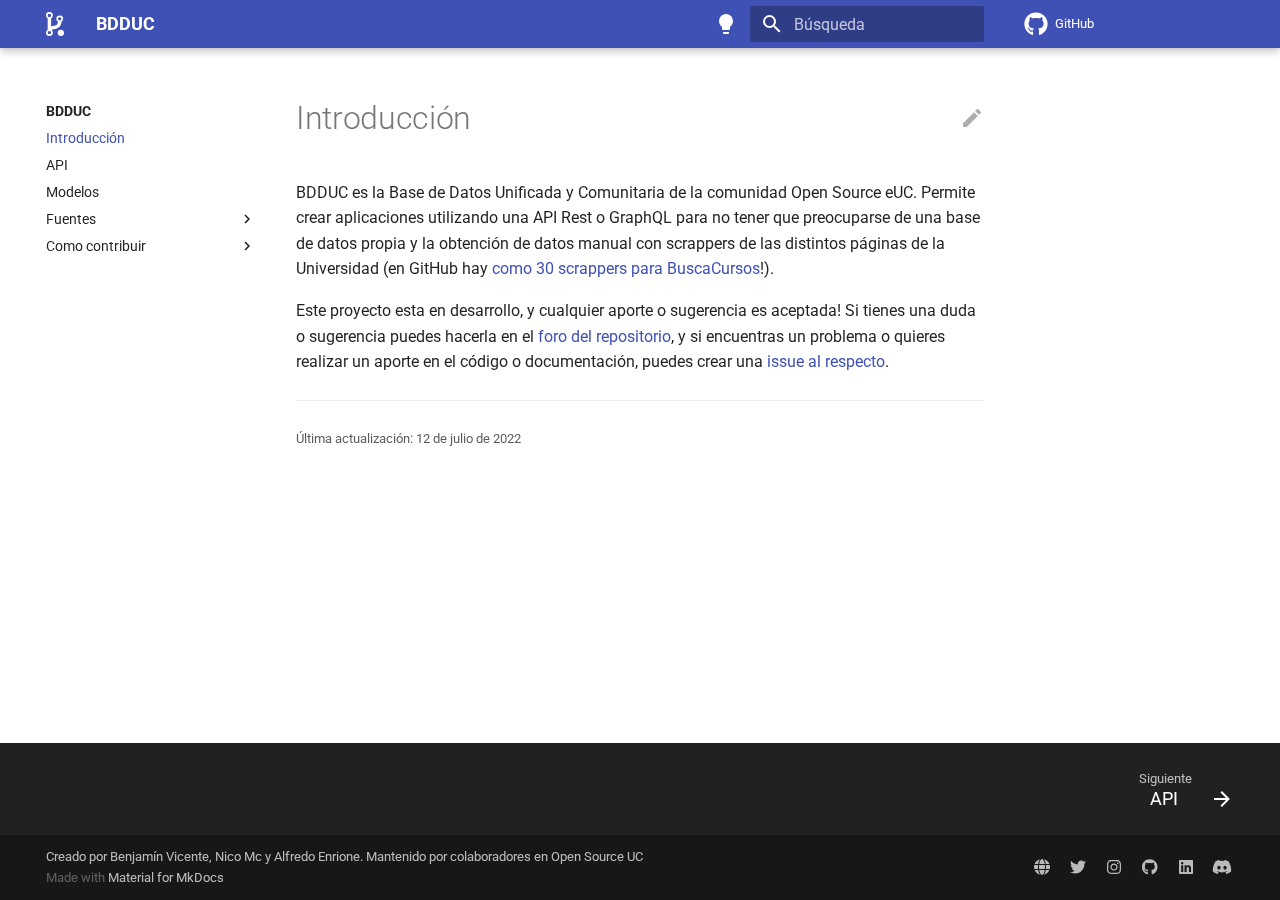
<file: index.html>
<!doctype html>
<html lang="es" class="no-js">
  <head>
    
      <meta charset="utf-8">
      <meta name="viewport" content="width=device-width,initial-scale=1">
      
        <meta name="description" content="La Base de Datos Unificada y Comunitaria de la comunidad Open Source eUC">
      
      
      
      <link rel="icon" href="assets/osuc-favicon.svg">
      <meta name="generator" content="mkdocs-1.3.0, mkdocs-material-8.3.9">
    
    
      
        <title>BDDUC</title>
      
    
    
      <link rel="stylesheet" href="assets/stylesheets/main.1d29e8d0.min.css">
      
        
        <link rel="stylesheet" href="assets/stylesheets/palette.cbb835fc.min.css">
        
      
      
    
    
    
      
        
        
        <link rel="preconnect" href="https://fonts.gstatic.com" crossorigin>
        <link rel="stylesheet" href="https://fonts.googleapis.com/css?family=Roboto:300,300i,400,400i,700,700i%7CRoboto+Mono:400,400i,700,700i&display=fallback">
        <style>:root{--md-text-font:"Roboto";--md-code-font:"Roboto Mono"}</style>
      
    
    
      <link rel="stylesheet" href="assets/extra.css">
    
    <script>__md_scope=new URL(".",location),__md_get=(e,_=localStorage,t=__md_scope)=>JSON.parse(_.getItem(t.pathname+"."+e)),__md_set=(e,_,t=localStorage,a=__md_scope)=>{try{t.setItem(a.pathname+"."+e,JSON.stringify(_))}catch(e){}}</script>
    
      

    
    
  </head>
  
  
    
    
      
    
    
    
    
    <body dir="ltr" data-md-color-scheme="default" data-md-color-primary="" data-md-color-accent="">
  
    
    
      <script>var palette=__md_get("__palette");if(palette&&"object"==typeof palette.color)for(var key of Object.keys(palette.color))document.body.setAttribute("data-md-color-"+key,palette.color[key])</script>
    
    <input class="md-toggle" data-md-toggle="drawer" type="checkbox" id="__drawer" autocomplete="off">
    <input class="md-toggle" data-md-toggle="search" type="checkbox" id="__search" autocomplete="off">
    <label class="md-overlay" for="__drawer"></label>
    <div data-md-component="skip">
      
        
        <a href="#introduccion" class="md-skip">
          Saltar a contenido
        </a>
      
    </div>
    <div data-md-component="announce">
      
    </div>
    
    
      

<header class="md-header" data-md-component="header">
  <nav class="md-header__inner md-grid" aria-label="Cabecera">
    <a href="." title="BDDUC" class="md-header__button md-logo" aria-label="BDDUC" data-md-component="logo">
      
  <img src="assets/osuc-white.min.svg" alt="logo">

    </a>
    <label class="md-header__button md-icon" for="__drawer">
      <svg xmlns="http://www.w3.org/2000/svg" viewBox="0 0 24 24"><path d="M3 6h18v2H3V6m0 5h18v2H3v-2m0 5h18v2H3v-2Z"/></svg>
    </label>
    <div class="md-header__title" data-md-component="header-title">
      <div class="md-header__ellipsis">
        <div class="md-header__topic">
          <span class="md-ellipsis">
            BDDUC
          </span>
        </div>
        <div class="md-header__topic" data-md-component="header-topic">
          <span class="md-ellipsis">
            
              Introducción
            
          </span>
        </div>
      </div>
    </div>
    
      <form class="md-header__option" data-md-component="palette">
        
          
          
          <input class="md-option" data-md-color-media="(prefers-color-scheme: light)" data-md-color-scheme="default" data-md-color-primary="" data-md-color-accent=""  aria-label="Cambiar a tema oscuro"  type="radio" name="__palette" id="__palette_1">
          
            <label class="md-header__button md-icon" title="Cambiar a tema oscuro" for="__palette_2" hidden>
              <svg xmlns="http://www.w3.org/2000/svg" viewBox="0 0 24 24"><path d="M12 2a7 7 0 0 0-7 7c0 2.38 1.19 4.47 3 5.74V17a1 1 0 0 0 1 1h6a1 1 0 0 0 1-1v-2.26c1.81-1.27 3-3.36 3-5.74a7 7 0 0 0-7-7M9 21a1 1 0 0 0 1 1h4a1 1 0 0 0 1-1v-1H9v1Z"/></svg>
            </label>
          
        
          
          
          <input class="md-option" data-md-color-media="(prefers-color-scheme: dark)" data-md-color-scheme="slate" data-md-color-primary="" data-md-color-accent=""  aria-label="Cambiar a tema claro"  type="radio" name="__palette" id="__palette_2">
          
            <label class="md-header__button md-icon" title="Cambiar a tema claro" for="__palette_1" hidden>
              <svg xmlns="http://www.w3.org/2000/svg" viewBox="0 0 24 24"><path d="M12 2a7 7 0 0 1 7 7c0 2.38-1.19 4.47-3 5.74V17a1 1 0 0 1-1 1H9a1 1 0 0 1-1-1v-2.26C6.19 13.47 5 11.38 5 9a7 7 0 0 1 7-7M9 21v-1h6v1a1 1 0 0 1-1 1h-4a1 1 0 0 1-1-1m3-17a5 5 0 0 0-5 5c0 2.05 1.23 3.81 3 4.58V16h4v-2.42c1.77-.77 3-2.53 3-4.58a5 5 0 0 0-5-5Z"/></svg>
            </label>
          
        
      </form>
    
    
    
      <label class="md-header__button md-icon" for="__search">
        <svg xmlns="http://www.w3.org/2000/svg" viewBox="0 0 24 24"><path d="M9.5 3A6.5 6.5 0 0 1 16 9.5c0 1.61-.59 3.09-1.56 4.23l.27.27h.79l5 5-1.5 1.5-5-5v-.79l-.27-.27A6.516 6.516 0 0 1 9.5 16 6.5 6.5 0 0 1 3 9.5 6.5 6.5 0 0 1 9.5 3m0 2C7 5 5 7 5 9.5S7 14 9.5 14 14 12 14 9.5 12 5 9.5 5Z"/></svg>
      </label>
      <div class="md-search" data-md-component="search" role="dialog">
  <label class="md-search__overlay" for="__search"></label>
  <div class="md-search__inner" role="search">
    <form class="md-search__form" name="search">
      <input type="text" class="md-search__input" name="query" aria-label="Búsqueda" placeholder="Búsqueda" autocapitalize="off" autocorrect="off" autocomplete="off" spellcheck="false" data-md-component="search-query" required>
      <label class="md-search__icon md-icon" for="__search">
        <svg xmlns="http://www.w3.org/2000/svg" viewBox="0 0 24 24"><path d="M9.5 3A6.5 6.5 0 0 1 16 9.5c0 1.61-.59 3.09-1.56 4.23l.27.27h.79l5 5-1.5 1.5-5-5v-.79l-.27-.27A6.516 6.516 0 0 1 9.5 16 6.5 6.5 0 0 1 3 9.5 6.5 6.5 0 0 1 9.5 3m0 2C7 5 5 7 5 9.5S7 14 9.5 14 14 12 14 9.5 12 5 9.5 5Z"/></svg>
        <svg xmlns="http://www.w3.org/2000/svg" viewBox="0 0 24 24"><path d="M20 11v2H8l5.5 5.5-1.42 1.42L4.16 12l7.92-7.92L13.5 5.5 8 11h12Z"/></svg>
      </label>
      <nav class="md-search__options" aria-label="Search">
        
        <button type="reset" class="md-search__icon md-icon" aria-label="Limpiar" tabindex="-1">
          <svg xmlns="http://www.w3.org/2000/svg" viewBox="0 0 24 24"><path d="M19 6.41 17.59 5 12 10.59 6.41 5 5 6.41 10.59 12 5 17.59 6.41 19 12 13.41 17.59 19 19 17.59 13.41 12 19 6.41Z"/></svg>
        </button>
      </nav>
      
    </form>
    <div class="md-search__output">
      <div class="md-search__scrollwrap" data-md-scrollfix>
        <div class="md-search-result" data-md-component="search-result">
          <div class="md-search-result__meta">
            Inicializando búsqueda
          </div>
          <ol class="md-search-result__list"></ol>
        </div>
      </div>
    </div>
  </div>
</div>
    
    
      <div class="md-header__source">
        <a href="https://github.com/open-source-uc/bdd" title="Ir al repositorio" class="md-source" data-md-component="source">
  <div class="md-source__icon md-icon">
    
    <svg xmlns="http://www.w3.org/2000/svg" viewBox="0 0 496 512"><!--! Font Awesome Free 6.1.1 by @fontawesome - https://fontawesome.com License - https://fontawesome.com/license/free (Icons: CC BY 4.0, Fonts: SIL OFL 1.1, Code: MIT License) Copyright 2022 Fonticons, Inc.--><path d="M165.9 397.4c0 2-2.3 3.6-5.2 3.6-3.3.3-5.6-1.3-5.6-3.6 0-2 2.3-3.6 5.2-3.6 3-.3 5.6 1.3 5.6 3.6zm-31.1-4.5c-.7 2 1.3 4.3 4.3 4.9 2.6 1 5.6 0 6.2-2s-1.3-4.3-4.3-5.2c-2.6-.7-5.5.3-6.2 2.3zm44.2-1.7c-2.9.7-4.9 2.6-4.6 4.9.3 2 2.9 3.3 5.9 2.6 2.9-.7 4.9-2.6 4.6-4.6-.3-1.9-3-3.2-5.9-2.9zM244.8 8C106.1 8 0 113.3 0 252c0 110.9 69.8 205.8 169.5 239.2 12.8 2.3 17.3-5.6 17.3-12.1 0-6.2-.3-40.4-.3-61.4 0 0-70 15-84.7-29.8 0 0-11.4-29.1-27.8-36.6 0 0-22.9-15.7 1.6-15.4 0 0 24.9 2 38.6 25.8 21.9 38.6 58.6 27.5 72.9 20.9 2.3-16 8.8-27.1 16-33.7-55.9-6.2-112.3-14.3-112.3-110.5 0-27.5 7.6-41.3 23.6-58.9-2.6-6.5-11.1-33.3 2.6-67.9 20.9-6.5 69 27 69 27 20-5.6 41.5-8.5 62.8-8.5s42.8 2.9 62.8 8.5c0 0 48.1-33.6 69-27 13.7 34.7 5.2 61.4 2.6 67.9 16 17.7 25.8 31.5 25.8 58.9 0 96.5-58.9 104.2-114.8 110.5 9.2 7.9 17 22.9 17 46.4 0 33.7-.3 75.4-.3 83.6 0 6.5 4.6 14.4 17.3 12.1C428.2 457.8 496 362.9 496 252 496 113.3 383.5 8 244.8 8zM97.2 352.9c-1.3 1-1 3.3.7 5.2 1.6 1.6 3.9 2.3 5.2 1 1.3-1 1-3.3-.7-5.2-1.6-1.6-3.9-2.3-5.2-1zm-10.8-8.1c-.7 1.3.3 2.9 2.3 3.9 1.6 1 3.6.7 4.3-.7.7-1.3-.3-2.9-2.3-3.9-2-.6-3.6-.3-4.3.7zm32.4 35.6c-1.6 1.3-1 4.3 1.3 6.2 2.3 2.3 5.2 2.6 6.5 1 1.3-1.3.7-4.3-1.3-6.2-2.2-2.3-5.2-2.6-6.5-1zm-11.4-14.7c-1.6 1-1.6 3.6 0 5.9 1.6 2.3 4.3 3.3 5.6 2.3 1.6-1.3 1.6-3.9 0-6.2-1.4-2.3-4-3.3-5.6-2z"/></svg>
  </div>
  <div class="md-source__repository">
    GitHub
  </div>
</a>
      </div>
    
  </nav>
  
</header>
    
    <div class="md-container" data-md-component="container">
      
      
        
          
        
      
      <main class="md-main" data-md-component="main">
        <div class="md-main__inner md-grid">
          
            
              
              <div class="md-sidebar md-sidebar--primary" data-md-component="sidebar" data-md-type="navigation" >
                <div class="md-sidebar__scrollwrap">
                  <div class="md-sidebar__inner">
                    


<nav class="md-nav md-nav--primary" aria-label="Navegación" data-md-level="0">
  <label class="md-nav__title" for="__drawer">
    <a href="." title="BDDUC" class="md-nav__button md-logo" aria-label="BDDUC" data-md-component="logo">
      
  <img src="assets/osuc-white.min.svg" alt="logo">

    </a>
    BDDUC
  </label>
  
    <div class="md-nav__source">
      <a href="https://github.com/open-source-uc/bdd" title="Ir al repositorio" class="md-source" data-md-component="source">
  <div class="md-source__icon md-icon">
    
    <svg xmlns="http://www.w3.org/2000/svg" viewBox="0 0 496 512"><!--! Font Awesome Free 6.1.1 by @fontawesome - https://fontawesome.com License - https://fontawesome.com/license/free (Icons: CC BY 4.0, Fonts: SIL OFL 1.1, Code: MIT License) Copyright 2022 Fonticons, Inc.--><path d="M165.9 397.4c0 2-2.3 3.6-5.2 3.6-3.3.3-5.6-1.3-5.6-3.6 0-2 2.3-3.6 5.2-3.6 3-.3 5.6 1.3 5.6 3.6zm-31.1-4.5c-.7 2 1.3 4.3 4.3 4.9 2.6 1 5.6 0 6.2-2s-1.3-4.3-4.3-5.2c-2.6-.7-5.5.3-6.2 2.3zm44.2-1.7c-2.9.7-4.9 2.6-4.6 4.9.3 2 2.9 3.3 5.9 2.6 2.9-.7 4.9-2.6 4.6-4.6-.3-1.9-3-3.2-5.9-2.9zM244.8 8C106.1 8 0 113.3 0 252c0 110.9 69.8 205.8 169.5 239.2 12.8 2.3 17.3-5.6 17.3-12.1 0-6.2-.3-40.4-.3-61.4 0 0-70 15-84.7-29.8 0 0-11.4-29.1-27.8-36.6 0 0-22.9-15.7 1.6-15.4 0 0 24.9 2 38.6 25.8 21.9 38.6 58.6 27.5 72.9 20.9 2.3-16 8.8-27.1 16-33.7-55.9-6.2-112.3-14.3-112.3-110.5 0-27.5 7.6-41.3 23.6-58.9-2.6-6.5-11.1-33.3 2.6-67.9 20.9-6.5 69 27 69 27 20-5.6 41.5-8.5 62.8-8.5s42.8 2.9 62.8 8.5c0 0 48.1-33.6 69-27 13.7 34.7 5.2 61.4 2.6 67.9 16 17.7 25.8 31.5 25.8 58.9 0 96.5-58.9 104.2-114.8 110.5 9.2 7.9 17 22.9 17 46.4 0 33.7-.3 75.4-.3 83.6 0 6.5 4.6 14.4 17.3 12.1C428.2 457.8 496 362.9 496 252 496 113.3 383.5 8 244.8 8zM97.2 352.9c-1.3 1-1 3.3.7 5.2 1.6 1.6 3.9 2.3 5.2 1 1.3-1 1-3.3-.7-5.2-1.6-1.6-3.9-2.3-5.2-1zm-10.8-8.1c-.7 1.3.3 2.9 2.3 3.9 1.6 1 3.6.7 4.3-.7.7-1.3-.3-2.9-2.3-3.9-2-.6-3.6-.3-4.3.7zm32.4 35.6c-1.6 1.3-1 4.3 1.3 6.2 2.3 2.3 5.2 2.6 6.5 1 1.3-1.3.7-4.3-1.3-6.2-2.2-2.3-5.2-2.6-6.5-1zm-11.4-14.7c-1.6 1-1.6 3.6 0 5.9 1.6 2.3 4.3 3.3 5.6 2.3 1.6-1.3 1.6-3.9 0-6.2-1.4-2.3-4-3.3-5.6-2z"/></svg>
  </div>
  <div class="md-source__repository">
    GitHub
  </div>
</a>
    </div>
  
  <ul class="md-nav__list" data-md-scrollfix>
    
      
      
      

  
  
    
  
  
    <li class="md-nav__item md-nav__item--active">
      
      <input class="md-nav__toggle md-toggle" data-md-toggle="toc" type="checkbox" id="__toc">
      
      
        
      
      
      <a href="." class="md-nav__link md-nav__link--active">
        Introducción
      </a>
      
    </li>
  

    
      
      
      

  
  
  
    <li class="md-nav__item">
      <a href="api/" class="md-nav__link">
        API
      </a>
    </li>
  

    
      
      
      

  
  
  
    
    <li class="md-nav__item md-nav__item--nested">
      
      
        <input class="md-nav__toggle md-toggle" data-md-toggle="__nav_3" type="checkbox" id="__nav_3" >
      
      
      
        
          
            
          
        
      
      
        
        
        <div class="md-nav__link md-nav__link--index ">
          <a href="models/">Modelos</a>
          
        </div>
      
      <nav class="md-nav" aria-label="Modelos" data-md-level="1">
        <label class="md-nav__title" for="__nav_3">
          <span class="md-nav__icon md-icon"></span>
          Modelos
        </label>
        <ul class="md-nav__list" data-md-scrollfix>
          
            
          
        </ul>
      </nav>
    </li>
  

    
      
      
      

  
  
  
    
    <li class="md-nav__item md-nav__item--nested">
      
      
        <input class="md-nav__toggle md-toggle" data-md-toggle="__nav_4" type="checkbox" id="__nav_4" >
      
      
      
        
          
            
          
        
          
        
          
        
          
        
          
        
          
        
      
      
        
        
        <div class="md-nav__link md-nav__link--index ">
          <a href="sources/">Fuentes</a>
          
            <label for="__nav_4">
              <span class="md-nav__icon md-icon"></span>
            </label>
          
        </div>
      
      <nav class="md-nav" aria-label="Fuentes" data-md-level="1">
        <label class="md-nav__title" for="__nav_4">
          <span class="md-nav__icon md-icon"></span>
          Fuentes
        </label>
        <ul class="md-nav__list" data-md-scrollfix>
          
            
          
            
              
  
  
  
    <li class="md-nav__item">
      <a href="sources/buscacursos/" class="md-nav__link">
        Busca Cursos
      </a>
    </li>
  

            
          
            
              
  
  
  
    <li class="md-nav__item">
      <a href="sources/catalogo/" class="md-nav__link">
        Catálogo
      </a>
    </li>
  

            
          
            
              
  
  
  
    <li class="md-nav__item">
      <a href="sources/calendario_academico/" class="md-nav__link">
        Calendario Academico
      </a>
    </li>
  

            
          
            
              
  
  
  
    <li class="md-nav__item">
      <a href="sources/uc/" class="md-nav__link">
        Página UC.cl
      </a>
    </li>
  

            
          
            
              
  
  
  
    <li class="md-nav__item">
      <a href="sources/almapp/" class="md-nav__link">
        Alma Máter App
      </a>
    </li>
  

            
          
        </ul>
      </nav>
    </li>
  

    
      
      
      

  
  
  
    
    <li class="md-nav__item md-nav__item--nested">
      
      
        <input class="md-nav__toggle md-toggle" data-md-toggle="__nav_5" type="checkbox" id="__nav_5" >
      
      
      
        
          
            
          
        
          
        
          
        
          
        
      
      
        
        
        <div class="md-nav__link md-nav__link--index ">
          <a href="contribute/">Como contribuir</a>
          
            <label for="__nav_5">
              <span class="md-nav__icon md-icon"></span>
            </label>
          
        </div>
      
      <nav class="md-nav" aria-label="Como contribuir" data-md-level="1">
        <label class="md-nav__title" for="__nav_5">
          <span class="md-nav__icon md-icon"></span>
          Como contribuir
        </label>
        <ul class="md-nav__list" data-md-scrollfix>
          
            
          
            
              
  
  
  
    <li class="md-nav__item">
      <a href="contribute/docs/" class="md-nav__link">
        Documentación
      </a>
    </li>
  

            
          
            
              
  
  
  
    <li class="md-nav__item">
      <a href="contribute/orm/" class="md-nav__link">
        Modelos
      </a>
    </li>
  

            
          
            
              
  
  
  
    <li class="md-nav__item">
      <a href="contribute/rest_api/" class="md-nav__link">
        Rest API
      </a>
    </li>
  

            
          
        </ul>
      </nav>
    </li>
  

    
  </ul>
</nav>
                  </div>
                </div>
              </div>
            
            
              
              <div class="md-sidebar md-sidebar--secondary" data-md-component="sidebar" data-md-type="toc" >
                <div class="md-sidebar__scrollwrap">
                  <div class="md-sidebar__inner">
                    

<nav class="md-nav md-nav--secondary" aria-label="Tabla de contenidos">
  
  
  
    
  
  
</nav>
                  </div>
                </div>
              </div>
            
          
          <div class="md-content" data-md-component="content">
            <article class="md-content__inner md-typeset">
              
                
  <a href="https://github.com/open-source-uc/bdd/edit/main/docs/index.md" title="Editar esta página" class="md-content__button md-icon">
    <svg xmlns="http://www.w3.org/2000/svg" viewBox="0 0 24 24"><path d="M20.71 7.04c.39-.39.39-1.04 0-1.41l-2.34-2.34c-.37-.39-1.02-.39-1.41 0l-1.84 1.83 3.75 3.75M3 17.25V21h3.75L17.81 9.93l-3.75-3.75L3 17.25Z"/></svg>
  </a>



<h1 id="introduccion">Introducción</h1>
<p>BDDUC es la Base de Datos Unificada y Comunitaria de la comunidad Open
Source eUC. Permite crear aplicaciones utilizando una API Rest o GraphQL
para no tener que preocuparse de una base de datos propia y la obtención
de datos manual con scrappers de las distintos páginas de la Universidad
(en GitHub hay <a href="https://github.com/search?l=&amp;p=3&amp;q=buscacursos.uc.cl+extension%3Arb+extension%3Ajs+extension%3Apy+extension%3Ajava&amp;ref=advsearch&amp;type=Code">como 30 scrappers para BuscaCursos</a>!).</p>
<p>Este proyecto esta en desarrollo, y cualquier aporte o sugerencia es
aceptada! Si tienes una duda o sugerencia puedes hacerla en el <a href="https://github.com/open-source-uc/bdd/discussions">foro
del repositorio</a>, y si encuentras un problema o quieres
realizar un aporte en el código o documentación, puedes crear una
<a href="https://github.com/open-source-uc/bdd/issues">issue al respecto</a>.</p>

  <hr>
<div class="md-source-file">
  <small>
    
      Última actualización:
      <span class="git-revision-date-localized-plugin git-revision-date-localized-plugin-date">12 de julio de 2022</span>
      
    
  </small>
</div>

              
            </article>
            
          </div>
        </div>
        
      </main>
      
        <footer class="md-footer">
  
    
    <nav class="md-footer__inner md-grid" aria-label="Pie" >
      
      
        
        <a href="api/" class="md-footer__link md-footer__link--next" aria-label="Siguiente: API" rel="next">
          <div class="md-footer__title">
            <div class="md-ellipsis">
              <span class="md-footer__direction">
                Siguiente
              </span>
              API
            </div>
          </div>
          <div class="md-footer__button md-icon">
            <svg xmlns="http://www.w3.org/2000/svg" viewBox="0 0 24 24"><path d="M4 11v2h12l-5.5 5.5 1.42 1.42L19.84 12l-7.92-7.92L10.5 5.5 16 11H4Z"/></svg>
          </div>
        </a>
      
    </nav>
  
  <div class="md-footer-meta md-typeset">
    <div class="md-footer-meta__inner md-grid">
      <div class="md-copyright">
  
    <div class="md-copyright__highlight">
      Creado por Benjamín Vicente, Nico Mc y Alfredo Enrione. Mantenido por <a href="https://github.com/open-source-uc/bdd/graphs/contributors" target="_blank" rel="noopener">colaboradores</a> en <a href="https://github.com/open-source-uc" target="_blank" rel="noopener">Open Source UC</a>

    </div>
  
  
    Made with
    <a href="https://squidfunk.github.io/mkdocs-material/" target="_blank" rel="noopener">
      Material for MkDocs
    </a>
  
</div>
      
        <div class="md-social">
  
    
    
      
      
    
    <a href="https://osuc.dev" target="_blank" rel="noopener" title="osuc.dev" class="md-social__link">
      <svg xmlns="http://www.w3.org/2000/svg" viewBox="0 0 512 512"><!--! Font Awesome Free 6.1.1 by @fontawesome - https://fontawesome.com License - https://fontawesome.com/license/free (Icons: CC BY 4.0, Fonts: SIL OFL 1.1, Code: MIT License) Copyright 2022 Fonticons, Inc.--><path d="M352 256c0 22.2-1.2 43.6-3.3 64H163.3c-2.1-20.4-4.2-41.8-4.2-64 0-22.2 2.1-43.6 4.2-64h185.4c2.1 20.4 3.3 41.8 3.3 64zm151.9-64c5.3 20.5 8.1 41.9 8.1 64s-2.8 43.5-8.1 64H380.8c2.1-20.6 3.2-42.9 3.2-64 0-22-1.1-43.4-3.2-64h123.1zm-10.5-32H376.7c-10-63.86-29.8-117.38-55.3-151.558C399.8 29.09 463.4 85.94 493.4 160zm-149.1 0H167.7c6.1-36.4 15.5-68.62 27-94.65 10.5-23.61 22.2-40.74 33.5-51.54C239.4 3.178 248.7 0 256 0c7.3 0 16.6 3.178 27.8 13.81 11.3 10.8 23 27.93 33.5 51.54 11.5 26.03 20.9 58.25 27 94.65zm-325.69 0C48.59 85.94 112.2 29.09 190.6 8.442 165.1 42.62 145.3 96.14 135.3 160H18.61zm112.59 32c-2.1 20.6-4.1 42-4.1 64 0 21.1 2 43.4 4.1 64H8.065C2.8 299.5 0 278.1 0 256s2.8-43.5 8.065-64H131.2zm63.5 254.6c-11.5-26-20.9-58.2-27-94.6h176.6c-6.1 36.4-15.5 68.6-27 94.6-10.5 23.7-22.2 40.8-33.5 51.6-11.2 10.6-20.5 13.8-28.7 13.8-6.4 0-15.7-3.2-26.9-13.8-11.3-10.8-23-27.9-33.5-51.6zm-4.1 57C112.2 482.9 48.59 426.1 18.61 352H135.3c10 63.9 29.8 117.4 55.3 151.6zm130.8 0c25.5-34.2 45.3-87.7 55.3-151.6h116.7c-30 74.1-93.6 130.9-172 151.6z"/></svg>
    </a>
  
    
    
      
      
    
    <a href="https://twitter.com/OpenSource_eUC" target="_blank" rel="noopener" title="twitter.com" class="md-social__link">
      <svg xmlns="http://www.w3.org/2000/svg" viewBox="0 0 512 512"><!--! Font Awesome Free 6.1.1 by @fontawesome - https://fontawesome.com License - https://fontawesome.com/license/free (Icons: CC BY 4.0, Fonts: SIL OFL 1.1, Code: MIT License) Copyright 2022 Fonticons, Inc.--><path d="M459.37 151.716c.325 4.548.325 9.097.325 13.645 0 138.72-105.583 298.558-298.558 298.558-59.452 0-114.68-17.219-161.137-47.106 8.447.974 16.568 1.299 25.34 1.299 49.055 0 94.213-16.568 130.274-44.832-46.132-.975-84.792-31.188-98.112-72.772 6.498.974 12.995 1.624 19.818 1.624 9.421 0 18.843-1.3 27.614-3.573-48.081-9.747-84.143-51.98-84.143-102.985v-1.299c13.969 7.797 30.214 12.67 47.431 13.319-28.264-18.843-46.781-51.005-46.781-87.391 0-19.492 5.197-37.36 14.294-52.954 51.655 63.675 129.3 105.258 216.365 109.807-1.624-7.797-2.599-15.918-2.599-24.04 0-57.828 46.782-104.934 104.934-104.934 30.213 0 57.502 12.67 76.67 33.137 23.715-4.548 46.456-13.32 66.599-25.34-7.798 24.366-24.366 44.833-46.132 57.827 21.117-2.273 41.584-8.122 60.426-16.243-14.292 20.791-32.161 39.308-52.628 54.253z"/></svg>
    </a>
  
    
    
      
      
    
    <a href="https://www.instagram.com/opensource_euc/" target="_blank" rel="noopener" title="www.instagram.com" class="md-social__link">
      <svg xmlns="http://www.w3.org/2000/svg" viewBox="0 0 448 512"><!--! Font Awesome Free 6.1.1 by @fontawesome - https://fontawesome.com License - https://fontawesome.com/license/free (Icons: CC BY 4.0, Fonts: SIL OFL 1.1, Code: MIT License) Copyright 2022 Fonticons, Inc.--><path d="M224.1 141c-63.6 0-114.9 51.3-114.9 114.9s51.3 114.9 114.9 114.9S339 319.5 339 255.9 287.7 141 224.1 141zm0 189.6c-41.1 0-74.7-33.5-74.7-74.7s33.5-74.7 74.7-74.7 74.7 33.5 74.7 74.7-33.6 74.7-74.7 74.7zm146.4-194.3c0 14.9-12 26.8-26.8 26.8-14.9 0-26.8-12-26.8-26.8s12-26.8 26.8-26.8 26.8 12 26.8 26.8zm76.1 27.2c-1.7-35.9-9.9-67.7-36.2-93.9-26.2-26.2-58-34.4-93.9-36.2-37-2.1-147.9-2.1-184.9 0-35.8 1.7-67.6 9.9-93.9 36.1s-34.4 58-36.2 93.9c-2.1 37-2.1 147.9 0 184.9 1.7 35.9 9.9 67.7 36.2 93.9s58 34.4 93.9 36.2c37 2.1 147.9 2.1 184.9 0 35.9-1.7 67.7-9.9 93.9-36.2 26.2-26.2 34.4-58 36.2-93.9 2.1-37 2.1-147.8 0-184.8zM398.8 388c-7.8 19.6-22.9 34.7-42.6 42.6-29.5 11.7-99.5 9-132.1 9s-102.7 2.6-132.1-9c-19.6-7.8-34.7-22.9-42.6-42.6-11.7-29.5-9-99.5-9-132.1s-2.6-102.7 9-132.1c7.8-19.6 22.9-34.7 42.6-42.6 29.5-11.7 99.5-9 132.1-9s102.7-2.6 132.1 9c19.6 7.8 34.7 22.9 42.6 42.6 11.7 29.5 9 99.5 9 132.1s2.7 102.7-9 132.1z"/></svg>
    </a>
  
    
    
      
      
    
    <a href="https://github.com/open-source-uc" target="_blank" rel="noopener" title="github.com" class="md-social__link">
      <svg xmlns="http://www.w3.org/2000/svg" viewBox="0 0 496 512"><!--! Font Awesome Free 6.1.1 by @fontawesome - https://fontawesome.com License - https://fontawesome.com/license/free (Icons: CC BY 4.0, Fonts: SIL OFL 1.1, Code: MIT License) Copyright 2022 Fonticons, Inc.--><path d="M165.9 397.4c0 2-2.3 3.6-5.2 3.6-3.3.3-5.6-1.3-5.6-3.6 0-2 2.3-3.6 5.2-3.6 3-.3 5.6 1.3 5.6 3.6zm-31.1-4.5c-.7 2 1.3 4.3 4.3 4.9 2.6 1 5.6 0 6.2-2s-1.3-4.3-4.3-5.2c-2.6-.7-5.5.3-6.2 2.3zm44.2-1.7c-2.9.7-4.9 2.6-4.6 4.9.3 2 2.9 3.3 5.9 2.6 2.9-.7 4.9-2.6 4.6-4.6-.3-1.9-3-3.2-5.9-2.9zM244.8 8C106.1 8 0 113.3 0 252c0 110.9 69.8 205.8 169.5 239.2 12.8 2.3 17.3-5.6 17.3-12.1 0-6.2-.3-40.4-.3-61.4 0 0-70 15-84.7-29.8 0 0-11.4-29.1-27.8-36.6 0 0-22.9-15.7 1.6-15.4 0 0 24.9 2 38.6 25.8 21.9 38.6 58.6 27.5 72.9 20.9 2.3-16 8.8-27.1 16-33.7-55.9-6.2-112.3-14.3-112.3-110.5 0-27.5 7.6-41.3 23.6-58.9-2.6-6.5-11.1-33.3 2.6-67.9 20.9-6.5 69 27 69 27 20-5.6 41.5-8.5 62.8-8.5s42.8 2.9 62.8 8.5c0 0 48.1-33.6 69-27 13.7 34.7 5.2 61.4 2.6 67.9 16 17.7 25.8 31.5 25.8 58.9 0 96.5-58.9 104.2-114.8 110.5 9.2 7.9 17 22.9 17 46.4 0 33.7-.3 75.4-.3 83.6 0 6.5 4.6 14.4 17.3 12.1C428.2 457.8 496 362.9 496 252 496 113.3 383.5 8 244.8 8zM97.2 352.9c-1.3 1-1 3.3.7 5.2 1.6 1.6 3.9 2.3 5.2 1 1.3-1 1-3.3-.7-5.2-1.6-1.6-3.9-2.3-5.2-1zm-10.8-8.1c-.7 1.3.3 2.9 2.3 3.9 1.6 1 3.6.7 4.3-.7.7-1.3-.3-2.9-2.3-3.9-2-.6-3.6-.3-4.3.7zm32.4 35.6c-1.6 1.3-1 4.3 1.3 6.2 2.3 2.3 5.2 2.6 6.5 1 1.3-1.3.7-4.3-1.3-6.2-2.2-2.3-5.2-2.6-6.5-1zm-11.4-14.7c-1.6 1-1.6 3.6 0 5.9 1.6 2.3 4.3 3.3 5.6 2.3 1.6-1.3 1.6-3.9 0-6.2-1.4-2.3-4-3.3-5.6-2z"/></svg>
    </a>
  
    
    
      
      
    
    <a href="https://linkedin.com/company/open-source-euc" target="_blank" rel="noopener" title="linkedin.com" class="md-social__link">
      <svg xmlns="http://www.w3.org/2000/svg" viewBox="0 0 448 512"><!--! Font Awesome Free 6.1.1 by @fontawesome - https://fontawesome.com License - https://fontawesome.com/license/free (Icons: CC BY 4.0, Fonts: SIL OFL 1.1, Code: MIT License) Copyright 2022 Fonticons, Inc.--><path d="M416 32H31.9C14.3 32 0 46.5 0 64.3v383.4C0 465.5 14.3 480 31.9 480H416c17.6 0 32-14.5 32-32.3V64.3c0-17.8-14.4-32.3-32-32.3zM135.4 416H69V202.2h66.5V416zm-33.2-243c-21.3 0-38.5-17.3-38.5-38.5S80.9 96 102.2 96c21.2 0 38.5 17.3 38.5 38.5 0 21.3-17.2 38.5-38.5 38.5zm282.1 243h-66.4V312c0-24.8-.5-56.7-34.5-56.7-34.6 0-39.9 27-39.9 54.9V416h-66.4V202.2h63.7v29.2h.9c8.9-16.8 30.6-34.5 62.9-34.5 67.2 0 79.7 44.3 79.7 101.9V416z"/></svg>
    </a>
  
    
    
      
      
    
    <a href="https://discord.gg/VMXCNAvjPW" target="_blank" rel="noopener" title="discord.gg" class="md-social__link">
      <svg xmlns="http://www.w3.org/2000/svg" viewBox="0 0 640 512"><!--! Font Awesome Free 6.1.1 by @fontawesome - https://fontawesome.com License - https://fontawesome.com/license/free (Icons: CC BY 4.0, Fonts: SIL OFL 1.1, Code: MIT License) Copyright 2022 Fonticons, Inc.--><path d="M524.531 69.836a1.5 1.5 0 0 0-.764-.7A485.065 485.065 0 0 0 404.081 32.03a1.816 1.816 0 0 0-1.923.91 337.461 337.461 0 0 0-14.9 30.6 447.848 447.848 0 0 0-134.426 0 309.541 309.541 0 0 0-15.135-30.6 1.89 1.89 0 0 0-1.924-.91 483.689 483.689 0 0 0-119.688 37.107 1.712 1.712 0 0 0-.788.676C39.068 183.651 18.186 294.69 28.43 404.354a2.016 2.016 0 0 0 .765 1.375 487.666 487.666 0 0 0 146.825 74.189 1.9 1.9 0 0 0 2.063-.676A348.2 348.2 0 0 0 208.12 430.4a1.86 1.86 0 0 0-1.019-2.588 321.173 321.173 0 0 1-45.868-21.853 1.885 1.885 0 0 1-.185-3.126 251.047 251.047 0 0 0 9.109-7.137 1.819 1.819 0 0 1 1.9-.256c96.229 43.917 200.41 43.917 295.5 0a1.812 1.812 0 0 1 1.924.233 234.533 234.533 0 0 0 9.132 7.16 1.884 1.884 0 0 1-.162 3.126 301.407 301.407 0 0 1-45.89 21.83 1.875 1.875 0 0 0-1 2.611 391.055 391.055 0 0 0 30.014 48.815 1.864 1.864 0 0 0 2.063.7A486.048 486.048 0 0 0 610.7 405.729a1.882 1.882 0 0 0 .765-1.352c12.264-126.783-20.532-236.912-86.934-334.541ZM222.491 337.58c-28.972 0-52.844-26.587-52.844-59.239s23.409-59.241 52.844-59.241c29.665 0 53.306 26.82 52.843 59.239 0 32.654-23.41 59.241-52.843 59.241Zm195.38 0c-28.971 0-52.843-26.587-52.843-59.239s23.409-59.241 52.843-59.241c29.667 0 53.307 26.82 52.844 59.239 0 32.654-23.177 59.241-52.844 59.241Z"/></svg>
    </a>
  
</div>
      
    </div>
  </div>
</footer>
      
    </div>
    <div class="md-dialog" data-md-component="dialog">
      <div class="md-dialog__inner md-typeset"></div>
    </div>
    <script id="__config" type="application/json">{"base": ".", "features": ["navigation.instant", "navigation.indexes", "search.highlight"], "search": "assets/javascripts/workers/search.b97dbffb.min.js", "translations": {"clipboard.copied": "Copiado al portapapeles", "clipboard.copy": "Copiar al portapapeles", "search.config.lang": "es", "search.config.pipeline": "trimmer, stopWordFilter", "search.config.separator": "[\\s\\-]+", "search.placeholder": "B\u00fasqueda", "search.result.more.one": "1 m\u00e1s en esta p\u00e1gina", "search.result.more.other": "# m\u00e1s en esta p\u00e1gina", "search.result.none": "No se encontraron documentos", "search.result.one": "1 documento encontrado", "search.result.other": "# documentos encontrados", "search.result.placeholder": "Teclee para comenzar b\u00fasqueda", "search.result.term.missing": "Falta", "select.version.title": "Seleccionar versi\u00f3n"}}</script>
    
    
      <script src="assets/javascripts/bundle.6c7ad80a.min.js"></script>
      
    
  </body>
</html>
</file>
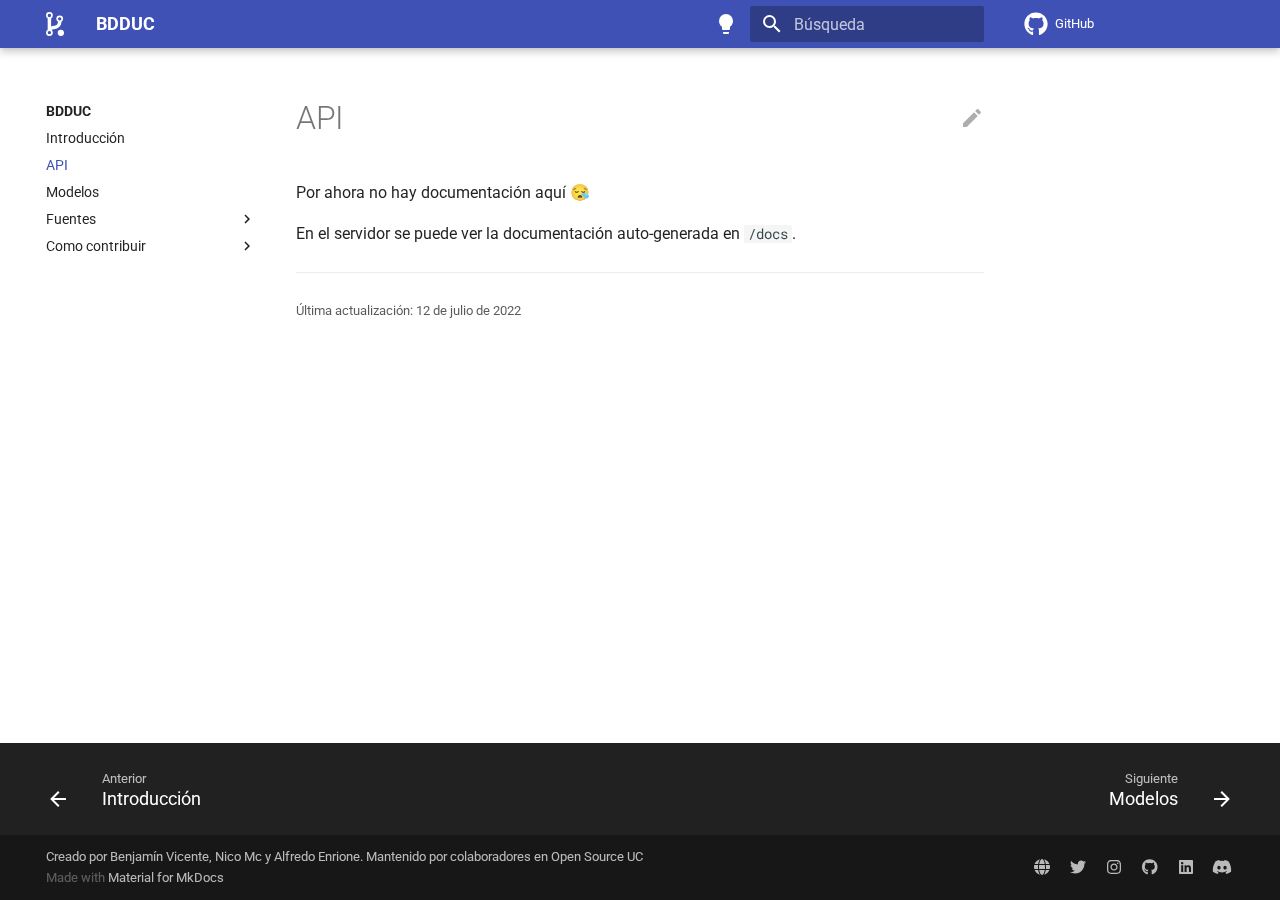
<file: api/index.html>
<!doctype html>
<html lang="es" class="no-js">
  <head>
    
      <meta charset="utf-8">
      <meta name="viewport" content="width=device-width,initial-scale=1">
      
        <meta name="description" content="La Base de Datos Unificada y Comunitaria de la comunidad Open Source eUC">
      
      
      
      <link rel="icon" href="../assets/osuc-favicon.svg">
      <meta name="generator" content="mkdocs-1.3.0, mkdocs-material-8.3.9">
    
    
      
        <title>API - BDDUC</title>
      
    
    
      <link rel="stylesheet" href="../assets/stylesheets/main.1d29e8d0.min.css">
      
        
        <link rel="stylesheet" href="../assets/stylesheets/palette.cbb835fc.min.css">
        
      
      
    
    
    
      
        
        
        <link rel="preconnect" href="https://fonts.gstatic.com" crossorigin>
        <link rel="stylesheet" href="https://fonts.googleapis.com/css?family=Roboto:300,300i,400,400i,700,700i%7CRoboto+Mono:400,400i,700,700i&display=fallback">
        <style>:root{--md-text-font:"Roboto";--md-code-font:"Roboto Mono"}</style>
      
    
    
      <link rel="stylesheet" href="../assets/extra.css">
    
    <script>__md_scope=new URL("..",location),__md_get=(e,_=localStorage,t=__md_scope)=>JSON.parse(_.getItem(t.pathname+"."+e)),__md_set=(e,_,t=localStorage,a=__md_scope)=>{try{t.setItem(a.pathname+"."+e,JSON.stringify(_))}catch(e){}}</script>
    
      

    
    
  </head>
  
  
    
    
      
    
    
    
    
    <body dir="ltr" data-md-color-scheme="default" data-md-color-primary="" data-md-color-accent="">
  
    
    
      <script>var palette=__md_get("__palette");if(palette&&"object"==typeof palette.color)for(var key of Object.keys(palette.color))document.body.setAttribute("data-md-color-"+key,palette.color[key])</script>
    
    <input class="md-toggle" data-md-toggle="drawer" type="checkbox" id="__drawer" autocomplete="off">
    <input class="md-toggle" data-md-toggle="search" type="checkbox" id="__search" autocomplete="off">
    <label class="md-overlay" for="__drawer"></label>
    <div data-md-component="skip">
      
        
        <a href="#api" class="md-skip">
          Saltar a contenido
        </a>
      
    </div>
    <div data-md-component="announce">
      
    </div>
    
    
      

<header class="md-header" data-md-component="header">
  <nav class="md-header__inner md-grid" aria-label="Cabecera">
    <a href=".." title="BDDUC" class="md-header__button md-logo" aria-label="BDDUC" data-md-component="logo">
      
  <img src="../assets/osuc-white.min.svg" alt="logo">

    </a>
    <label class="md-header__button md-icon" for="__drawer">
      <svg xmlns="http://www.w3.org/2000/svg" viewBox="0 0 24 24"><path d="M3 6h18v2H3V6m0 5h18v2H3v-2m0 5h18v2H3v-2Z"/></svg>
    </label>
    <div class="md-header__title" data-md-component="header-title">
      <div class="md-header__ellipsis">
        <div class="md-header__topic">
          <span class="md-ellipsis">
            BDDUC
          </span>
        </div>
        <div class="md-header__topic" data-md-component="header-topic">
          <span class="md-ellipsis">
            
              API
            
          </span>
        </div>
      </div>
    </div>
    
      <form class="md-header__option" data-md-component="palette">
        
          
          
          <input class="md-option" data-md-color-media="(prefers-color-scheme: light)" data-md-color-scheme="default" data-md-color-primary="" data-md-color-accent=""  aria-label="Cambiar a tema oscuro"  type="radio" name="__palette" id="__palette_1">
          
            <label class="md-header__button md-icon" title="Cambiar a tema oscuro" for="__palette_2" hidden>
              <svg xmlns="http://www.w3.org/2000/svg" viewBox="0 0 24 24"><path d="M12 2a7 7 0 0 0-7 7c0 2.38 1.19 4.47 3 5.74V17a1 1 0 0 0 1 1h6a1 1 0 0 0 1-1v-2.26c1.81-1.27 3-3.36 3-5.74a7 7 0 0 0-7-7M9 21a1 1 0 0 0 1 1h4a1 1 0 0 0 1-1v-1H9v1Z"/></svg>
            </label>
          
        
          
          
          <input class="md-option" data-md-color-media="(prefers-color-scheme: dark)" data-md-color-scheme="slate" data-md-color-primary="" data-md-color-accent=""  aria-label="Cambiar a tema claro"  type="radio" name="__palette" id="__palette_2">
          
            <label class="md-header__button md-icon" title="Cambiar a tema claro" for="__palette_1" hidden>
              <svg xmlns="http://www.w3.org/2000/svg" viewBox="0 0 24 24"><path d="M12 2a7 7 0 0 1 7 7c0 2.38-1.19 4.47-3 5.74V17a1 1 0 0 1-1 1H9a1 1 0 0 1-1-1v-2.26C6.19 13.47 5 11.38 5 9a7 7 0 0 1 7-7M9 21v-1h6v1a1 1 0 0 1-1 1h-4a1 1 0 0 1-1-1m3-17a5 5 0 0 0-5 5c0 2.05 1.23 3.81 3 4.58V16h4v-2.42c1.77-.77 3-2.53 3-4.58a5 5 0 0 0-5-5Z"/></svg>
            </label>
          
        
      </form>
    
    
    
      <label class="md-header__button md-icon" for="__search">
        <svg xmlns="http://www.w3.org/2000/svg" viewBox="0 0 24 24"><path d="M9.5 3A6.5 6.5 0 0 1 16 9.5c0 1.61-.59 3.09-1.56 4.23l.27.27h.79l5 5-1.5 1.5-5-5v-.79l-.27-.27A6.516 6.516 0 0 1 9.5 16 6.5 6.5 0 0 1 3 9.5 6.5 6.5 0 0 1 9.5 3m0 2C7 5 5 7 5 9.5S7 14 9.5 14 14 12 14 9.5 12 5 9.5 5Z"/></svg>
      </label>
      <div class="md-search" data-md-component="search" role="dialog">
  <label class="md-search__overlay" for="__search"></label>
  <div class="md-search__inner" role="search">
    <form class="md-search__form" name="search">
      <input type="text" class="md-search__input" name="query" aria-label="Búsqueda" placeholder="Búsqueda" autocapitalize="off" autocorrect="off" autocomplete="off" spellcheck="false" data-md-component="search-query" required>
      <label class="md-search__icon md-icon" for="__search">
        <svg xmlns="http://www.w3.org/2000/svg" viewBox="0 0 24 24"><path d="M9.5 3A6.5 6.5 0 0 1 16 9.5c0 1.61-.59 3.09-1.56 4.23l.27.27h.79l5 5-1.5 1.5-5-5v-.79l-.27-.27A6.516 6.516 0 0 1 9.5 16 6.5 6.5 0 0 1 3 9.5 6.5 6.5 0 0 1 9.5 3m0 2C7 5 5 7 5 9.5S7 14 9.5 14 14 12 14 9.5 12 5 9.5 5Z"/></svg>
        <svg xmlns="http://www.w3.org/2000/svg" viewBox="0 0 24 24"><path d="M20 11v2H8l5.5 5.5-1.42 1.42L4.16 12l7.92-7.92L13.5 5.5 8 11h12Z"/></svg>
      </label>
      <nav class="md-search__options" aria-label="Search">
        
        <button type="reset" class="md-search__icon md-icon" aria-label="Limpiar" tabindex="-1">
          <svg xmlns="http://www.w3.org/2000/svg" viewBox="0 0 24 24"><path d="M19 6.41 17.59 5 12 10.59 6.41 5 5 6.41 10.59 12 5 17.59 6.41 19 12 13.41 17.59 19 19 17.59 13.41 12 19 6.41Z"/></svg>
        </button>
      </nav>
      
    </form>
    <div class="md-search__output">
      <div class="md-search__scrollwrap" data-md-scrollfix>
        <div class="md-search-result" data-md-component="search-result">
          <div class="md-search-result__meta">
            Inicializando búsqueda
          </div>
          <ol class="md-search-result__list"></ol>
        </div>
      </div>
    </div>
  </div>
</div>
    
    
      <div class="md-header__source">
        <a href="https://github.com/open-source-uc/bdd" title="Ir al repositorio" class="md-source" data-md-component="source">
  <div class="md-source__icon md-icon">
    
    <svg xmlns="http://www.w3.org/2000/svg" viewBox="0 0 496 512"><!--! Font Awesome Free 6.1.1 by @fontawesome - https://fontawesome.com License - https://fontawesome.com/license/free (Icons: CC BY 4.0, Fonts: SIL OFL 1.1, Code: MIT License) Copyright 2022 Fonticons, Inc.--><path d="M165.9 397.4c0 2-2.3 3.6-5.2 3.6-3.3.3-5.6-1.3-5.6-3.6 0-2 2.3-3.6 5.2-3.6 3-.3 5.6 1.3 5.6 3.6zm-31.1-4.5c-.7 2 1.3 4.3 4.3 4.9 2.6 1 5.6 0 6.2-2s-1.3-4.3-4.3-5.2c-2.6-.7-5.5.3-6.2 2.3zm44.2-1.7c-2.9.7-4.9 2.6-4.6 4.9.3 2 2.9 3.3 5.9 2.6 2.9-.7 4.9-2.6 4.6-4.6-.3-1.9-3-3.2-5.9-2.9zM244.8 8C106.1 8 0 113.3 0 252c0 110.9 69.8 205.8 169.5 239.2 12.8 2.3 17.3-5.6 17.3-12.1 0-6.2-.3-40.4-.3-61.4 0 0-70 15-84.7-29.8 0 0-11.4-29.1-27.8-36.6 0 0-22.9-15.7 1.6-15.4 0 0 24.9 2 38.6 25.8 21.9 38.6 58.6 27.5 72.9 20.9 2.3-16 8.8-27.1 16-33.7-55.9-6.2-112.3-14.3-112.3-110.5 0-27.5 7.6-41.3 23.6-58.9-2.6-6.5-11.1-33.3 2.6-67.9 20.9-6.5 69 27 69 27 20-5.6 41.5-8.5 62.8-8.5s42.8 2.9 62.8 8.5c0 0 48.1-33.6 69-27 13.7 34.7 5.2 61.4 2.6 67.9 16 17.7 25.8 31.5 25.8 58.9 0 96.5-58.9 104.2-114.8 110.5 9.2 7.9 17 22.9 17 46.4 0 33.7-.3 75.4-.3 83.6 0 6.5 4.6 14.4 17.3 12.1C428.2 457.8 496 362.9 496 252 496 113.3 383.5 8 244.8 8zM97.2 352.9c-1.3 1-1 3.3.7 5.2 1.6 1.6 3.9 2.3 5.2 1 1.3-1 1-3.3-.7-5.2-1.6-1.6-3.9-2.3-5.2-1zm-10.8-8.1c-.7 1.3.3 2.9 2.3 3.9 1.6 1 3.6.7 4.3-.7.7-1.3-.3-2.9-2.3-3.9-2-.6-3.6-.3-4.3.7zm32.4 35.6c-1.6 1.3-1 4.3 1.3 6.2 2.3 2.3 5.2 2.6 6.5 1 1.3-1.3.7-4.3-1.3-6.2-2.2-2.3-5.2-2.6-6.5-1zm-11.4-14.7c-1.6 1-1.6 3.6 0 5.9 1.6 2.3 4.3 3.3 5.6 2.3 1.6-1.3 1.6-3.9 0-6.2-1.4-2.3-4-3.3-5.6-2z"/></svg>
  </div>
  <div class="md-source__repository">
    GitHub
  </div>
</a>
      </div>
    
  </nav>
  
</header>
    
    <div class="md-container" data-md-component="container">
      
      
        
          
        
      
      <main class="md-main" data-md-component="main">
        <div class="md-main__inner md-grid">
          
            
              
              <div class="md-sidebar md-sidebar--primary" data-md-component="sidebar" data-md-type="navigation" >
                <div class="md-sidebar__scrollwrap">
                  <div class="md-sidebar__inner">
                    


<nav class="md-nav md-nav--primary" aria-label="Navegación" data-md-level="0">
  <label class="md-nav__title" for="__drawer">
    <a href=".." title="BDDUC" class="md-nav__button md-logo" aria-label="BDDUC" data-md-component="logo">
      
  <img src="../assets/osuc-white.min.svg" alt="logo">

    </a>
    BDDUC
  </label>
  
    <div class="md-nav__source">
      <a href="https://github.com/open-source-uc/bdd" title="Ir al repositorio" class="md-source" data-md-component="source">
  <div class="md-source__icon md-icon">
    
    <svg xmlns="http://www.w3.org/2000/svg" viewBox="0 0 496 512"><!--! Font Awesome Free 6.1.1 by @fontawesome - https://fontawesome.com License - https://fontawesome.com/license/free (Icons: CC BY 4.0, Fonts: SIL OFL 1.1, Code: MIT License) Copyright 2022 Fonticons, Inc.--><path d="M165.9 397.4c0 2-2.3 3.6-5.2 3.6-3.3.3-5.6-1.3-5.6-3.6 0-2 2.3-3.6 5.2-3.6 3-.3 5.6 1.3 5.6 3.6zm-31.1-4.5c-.7 2 1.3 4.3 4.3 4.9 2.6 1 5.6 0 6.2-2s-1.3-4.3-4.3-5.2c-2.6-.7-5.5.3-6.2 2.3zm44.2-1.7c-2.9.7-4.9 2.6-4.6 4.9.3 2 2.9 3.3 5.9 2.6 2.9-.7 4.9-2.6 4.6-4.6-.3-1.9-3-3.2-5.9-2.9zM244.8 8C106.1 8 0 113.3 0 252c0 110.9 69.8 205.8 169.5 239.2 12.8 2.3 17.3-5.6 17.3-12.1 0-6.2-.3-40.4-.3-61.4 0 0-70 15-84.7-29.8 0 0-11.4-29.1-27.8-36.6 0 0-22.9-15.7 1.6-15.4 0 0 24.9 2 38.6 25.8 21.9 38.6 58.6 27.5 72.9 20.9 2.3-16 8.8-27.1 16-33.7-55.9-6.2-112.3-14.3-112.3-110.5 0-27.5 7.6-41.3 23.6-58.9-2.6-6.5-11.1-33.3 2.6-67.9 20.9-6.5 69 27 69 27 20-5.6 41.5-8.5 62.8-8.5s42.8 2.9 62.8 8.5c0 0 48.1-33.6 69-27 13.7 34.7 5.2 61.4 2.6 67.9 16 17.7 25.8 31.5 25.8 58.9 0 96.5-58.9 104.2-114.8 110.5 9.2 7.9 17 22.9 17 46.4 0 33.7-.3 75.4-.3 83.6 0 6.5 4.6 14.4 17.3 12.1C428.2 457.8 496 362.9 496 252 496 113.3 383.5 8 244.8 8zM97.2 352.9c-1.3 1-1 3.3.7 5.2 1.6 1.6 3.9 2.3 5.2 1 1.3-1 1-3.3-.7-5.2-1.6-1.6-3.9-2.3-5.2-1zm-10.8-8.1c-.7 1.3.3 2.9 2.3 3.9 1.6 1 3.6.7 4.3-.7.7-1.3-.3-2.9-2.3-3.9-2-.6-3.6-.3-4.3.7zm32.4 35.6c-1.6 1.3-1 4.3 1.3 6.2 2.3 2.3 5.2 2.6 6.5 1 1.3-1.3.7-4.3-1.3-6.2-2.2-2.3-5.2-2.6-6.5-1zm-11.4-14.7c-1.6 1-1.6 3.6 0 5.9 1.6 2.3 4.3 3.3 5.6 2.3 1.6-1.3 1.6-3.9 0-6.2-1.4-2.3-4-3.3-5.6-2z"/></svg>
  </div>
  <div class="md-source__repository">
    GitHub
  </div>
</a>
    </div>
  
  <ul class="md-nav__list" data-md-scrollfix>
    
      
      
      

  
  
  
    <li class="md-nav__item">
      <a href=".." class="md-nav__link">
        Introducción
      </a>
    </li>
  

    
      
      
      

  
  
    
  
  
    <li class="md-nav__item md-nav__item--active">
      
      <input class="md-nav__toggle md-toggle" data-md-toggle="toc" type="checkbox" id="__toc">
      
      
        
      
      
      <a href="./" class="md-nav__link md-nav__link--active">
        API
      </a>
      
    </li>
  

    
      
      
      

  
  
  
    
    <li class="md-nav__item md-nav__item--nested">
      
      
        <input class="md-nav__toggle md-toggle" data-md-toggle="__nav_3" type="checkbox" id="__nav_3" >
      
      
      
        
          
            
          
        
      
      
        
        
        <div class="md-nav__link md-nav__link--index ">
          <a href="../models/">Modelos</a>
          
        </div>
      
      <nav class="md-nav" aria-label="Modelos" data-md-level="1">
        <label class="md-nav__title" for="__nav_3">
          <span class="md-nav__icon md-icon"></span>
          Modelos
        </label>
        <ul class="md-nav__list" data-md-scrollfix>
          
            
          
        </ul>
      </nav>
    </li>
  

    
      
      
      

  
  
  
    
    <li class="md-nav__item md-nav__item--nested">
      
      
        <input class="md-nav__toggle md-toggle" data-md-toggle="__nav_4" type="checkbox" id="__nav_4" >
      
      
      
        
          
            
          
        
          
        
          
        
          
        
          
        
          
        
      
      
        
        
        <div class="md-nav__link md-nav__link--index ">
          <a href="../sources/">Fuentes</a>
          
            <label for="__nav_4">
              <span class="md-nav__icon md-icon"></span>
            </label>
          
        </div>
      
      <nav class="md-nav" aria-label="Fuentes" data-md-level="1">
        <label class="md-nav__title" for="__nav_4">
          <span class="md-nav__icon md-icon"></span>
          Fuentes
        </label>
        <ul class="md-nav__list" data-md-scrollfix>
          
            
          
            
              
  
  
  
    <li class="md-nav__item">
      <a href="../sources/buscacursos/" class="md-nav__link">
        Busca Cursos
      </a>
    </li>
  

            
          
            
              
  
  
  
    <li class="md-nav__item">
      <a href="../sources/catalogo/" class="md-nav__link">
        Catálogo
      </a>
    </li>
  

            
          
            
              
  
  
  
    <li class="md-nav__item">
      <a href="../sources/calendario_academico/" class="md-nav__link">
        Calendario Academico
      </a>
    </li>
  

            
          
            
              
  
  
  
    <li class="md-nav__item">
      <a href="../sources/uc/" class="md-nav__link">
        Página UC.cl
      </a>
    </li>
  

            
          
            
              
  
  
  
    <li class="md-nav__item">
      <a href="../sources/almapp/" class="md-nav__link">
        Alma Máter App
      </a>
    </li>
  

            
          
        </ul>
      </nav>
    </li>
  

    
      
      
      

  
  
  
    
    <li class="md-nav__item md-nav__item--nested">
      
      
        <input class="md-nav__toggle md-toggle" data-md-toggle="__nav_5" type="checkbox" id="__nav_5" >
      
      
      
        
          
            
          
        
          
        
          
        
          
        
      
      
        
        
        <div class="md-nav__link md-nav__link--index ">
          <a href="../contribute/">Como contribuir</a>
          
            <label for="__nav_5">
              <span class="md-nav__icon md-icon"></span>
            </label>
          
        </div>
      
      <nav class="md-nav" aria-label="Como contribuir" data-md-level="1">
        <label class="md-nav__title" for="__nav_5">
          <span class="md-nav__icon md-icon"></span>
          Como contribuir
        </label>
        <ul class="md-nav__list" data-md-scrollfix>
          
            
          
            
              
  
  
  
    <li class="md-nav__item">
      <a href="../contribute/docs/" class="md-nav__link">
        Documentación
      </a>
    </li>
  

            
          
            
              
  
  
  
    <li class="md-nav__item">
      <a href="../contribute/orm/" class="md-nav__link">
        Modelos
      </a>
    </li>
  

            
          
            
              
  
  
  
    <li class="md-nav__item">
      <a href="../contribute/rest_api/" class="md-nav__link">
        Rest API
      </a>
    </li>
  

            
          
        </ul>
      </nav>
    </li>
  

    
  </ul>
</nav>
                  </div>
                </div>
              </div>
            
            
              
              <div class="md-sidebar md-sidebar--secondary" data-md-component="sidebar" data-md-type="toc" >
                <div class="md-sidebar__scrollwrap">
                  <div class="md-sidebar__inner">
                    

<nav class="md-nav md-nav--secondary" aria-label="Tabla de contenidos">
  
  
  
    
  
  
</nav>
                  </div>
                </div>
              </div>
            
          
          <div class="md-content" data-md-component="content">
            <article class="md-content__inner md-typeset">
              
                
  <a href="https://github.com/open-source-uc/bdd/edit/main/docs/api.md" title="Editar esta página" class="md-content__button md-icon">
    <svg xmlns="http://www.w3.org/2000/svg" viewBox="0 0 24 24"><path d="M20.71 7.04c.39-.39.39-1.04 0-1.41l-2.34-2.34c-.37-.39-1.02-.39-1.41 0l-1.84 1.83 3.75 3.75M3 17.25V21h3.75L17.81 9.93l-3.75-3.75L3 17.25Z"/></svg>
  </a>



<h1 id="api">API</h1>
<p>Por ahora no hay documentación aquí 😪</p>
<p>En el servidor se puede ver la documentación auto-generada en <code>/docs</code>.</p>

  <hr>
<div class="md-source-file">
  <small>
    
      Última actualización:
      <span class="git-revision-date-localized-plugin git-revision-date-localized-plugin-date">12 de julio de 2022</span>
      
    
  </small>
</div>

              
            </article>
            
          </div>
        </div>
        
      </main>
      
        <footer class="md-footer">
  
    
    <nav class="md-footer__inner md-grid" aria-label="Pie" >
      
        
        <a href=".." class="md-footer__link md-footer__link--prev" aria-label="Anterior: Introducción" rel="prev">
          <div class="md-footer__button md-icon">
            <svg xmlns="http://www.w3.org/2000/svg" viewBox="0 0 24 24"><path d="M20 11v2H8l5.5 5.5-1.42 1.42L4.16 12l7.92-7.92L13.5 5.5 8 11h12Z"/></svg>
          </div>
          <div class="md-footer__title">
            <div class="md-ellipsis">
              <span class="md-footer__direction">
                Anterior
              </span>
              Introducción
            </div>
          </div>
        </a>
      
      
        
        <a href="../models/" class="md-footer__link md-footer__link--next" aria-label="Siguiente: Modelos" rel="next">
          <div class="md-footer__title">
            <div class="md-ellipsis">
              <span class="md-footer__direction">
                Siguiente
              </span>
              Modelos
            </div>
          </div>
          <div class="md-footer__button md-icon">
            <svg xmlns="http://www.w3.org/2000/svg" viewBox="0 0 24 24"><path d="M4 11v2h12l-5.5 5.5 1.42 1.42L19.84 12l-7.92-7.92L10.5 5.5 16 11H4Z"/></svg>
          </div>
        </a>
      
    </nav>
  
  <div class="md-footer-meta md-typeset">
    <div class="md-footer-meta__inner md-grid">
      <div class="md-copyright">
  
    <div class="md-copyright__highlight">
      Creado por Benjamín Vicente, Nico Mc y Alfredo Enrione. Mantenido por <a href="https://github.com/open-source-uc/bdd/graphs/contributors" target="_blank" rel="noopener">colaboradores</a> en <a href="https://github.com/open-source-uc" target="_blank" rel="noopener">Open Source UC</a>

    </div>
  
  
    Made with
    <a href="https://squidfunk.github.io/mkdocs-material/" target="_blank" rel="noopener">
      Material for MkDocs
    </a>
  
</div>
      
        <div class="md-social">
  
    
    
      
      
    
    <a href="https://osuc.dev" target="_blank" rel="noopener" title="osuc.dev" class="md-social__link">
      <svg xmlns="http://www.w3.org/2000/svg" viewBox="0 0 512 512"><!--! Font Awesome Free 6.1.1 by @fontawesome - https://fontawesome.com License - https://fontawesome.com/license/free (Icons: CC BY 4.0, Fonts: SIL OFL 1.1, Code: MIT License) Copyright 2022 Fonticons, Inc.--><path d="M352 256c0 22.2-1.2 43.6-3.3 64H163.3c-2.1-20.4-4.2-41.8-4.2-64 0-22.2 2.1-43.6 4.2-64h185.4c2.1 20.4 3.3 41.8 3.3 64zm151.9-64c5.3 20.5 8.1 41.9 8.1 64s-2.8 43.5-8.1 64H380.8c2.1-20.6 3.2-42.9 3.2-64 0-22-1.1-43.4-3.2-64h123.1zm-10.5-32H376.7c-10-63.86-29.8-117.38-55.3-151.558C399.8 29.09 463.4 85.94 493.4 160zm-149.1 0H167.7c6.1-36.4 15.5-68.62 27-94.65 10.5-23.61 22.2-40.74 33.5-51.54C239.4 3.178 248.7 0 256 0c7.3 0 16.6 3.178 27.8 13.81 11.3 10.8 23 27.93 33.5 51.54 11.5 26.03 20.9 58.25 27 94.65zm-325.69 0C48.59 85.94 112.2 29.09 190.6 8.442 165.1 42.62 145.3 96.14 135.3 160H18.61zm112.59 32c-2.1 20.6-4.1 42-4.1 64 0 21.1 2 43.4 4.1 64H8.065C2.8 299.5 0 278.1 0 256s2.8-43.5 8.065-64H131.2zm63.5 254.6c-11.5-26-20.9-58.2-27-94.6h176.6c-6.1 36.4-15.5 68.6-27 94.6-10.5 23.7-22.2 40.8-33.5 51.6-11.2 10.6-20.5 13.8-28.7 13.8-6.4 0-15.7-3.2-26.9-13.8-11.3-10.8-23-27.9-33.5-51.6zm-4.1 57C112.2 482.9 48.59 426.1 18.61 352H135.3c10 63.9 29.8 117.4 55.3 151.6zm130.8 0c25.5-34.2 45.3-87.7 55.3-151.6h116.7c-30 74.1-93.6 130.9-172 151.6z"/></svg>
    </a>
  
    
    
      
      
    
    <a href="https://twitter.com/OpenSource_eUC" target="_blank" rel="noopener" title="twitter.com" class="md-social__link">
      <svg xmlns="http://www.w3.org/2000/svg" viewBox="0 0 512 512"><!--! Font Awesome Free 6.1.1 by @fontawesome - https://fontawesome.com License - https://fontawesome.com/license/free (Icons: CC BY 4.0, Fonts: SIL OFL 1.1, Code: MIT License) Copyright 2022 Fonticons, Inc.--><path d="M459.37 151.716c.325 4.548.325 9.097.325 13.645 0 138.72-105.583 298.558-298.558 298.558-59.452 0-114.68-17.219-161.137-47.106 8.447.974 16.568 1.299 25.34 1.299 49.055 0 94.213-16.568 130.274-44.832-46.132-.975-84.792-31.188-98.112-72.772 6.498.974 12.995 1.624 19.818 1.624 9.421 0 18.843-1.3 27.614-3.573-48.081-9.747-84.143-51.98-84.143-102.985v-1.299c13.969 7.797 30.214 12.67 47.431 13.319-28.264-18.843-46.781-51.005-46.781-87.391 0-19.492 5.197-37.36 14.294-52.954 51.655 63.675 129.3 105.258 216.365 109.807-1.624-7.797-2.599-15.918-2.599-24.04 0-57.828 46.782-104.934 104.934-104.934 30.213 0 57.502 12.67 76.67 33.137 23.715-4.548 46.456-13.32 66.599-25.34-7.798 24.366-24.366 44.833-46.132 57.827 21.117-2.273 41.584-8.122 60.426-16.243-14.292 20.791-32.161 39.308-52.628 54.253z"/></svg>
    </a>
  
    
    
      
      
    
    <a href="https://www.instagram.com/opensource_euc/" target="_blank" rel="noopener" title="www.instagram.com" class="md-social__link">
      <svg xmlns="http://www.w3.org/2000/svg" viewBox="0 0 448 512"><!--! Font Awesome Free 6.1.1 by @fontawesome - https://fontawesome.com License - https://fontawesome.com/license/free (Icons: CC BY 4.0, Fonts: SIL OFL 1.1, Code: MIT License) Copyright 2022 Fonticons, Inc.--><path d="M224.1 141c-63.6 0-114.9 51.3-114.9 114.9s51.3 114.9 114.9 114.9S339 319.5 339 255.9 287.7 141 224.1 141zm0 189.6c-41.1 0-74.7-33.5-74.7-74.7s33.5-74.7 74.7-74.7 74.7 33.5 74.7 74.7-33.6 74.7-74.7 74.7zm146.4-194.3c0 14.9-12 26.8-26.8 26.8-14.9 0-26.8-12-26.8-26.8s12-26.8 26.8-26.8 26.8 12 26.8 26.8zm76.1 27.2c-1.7-35.9-9.9-67.7-36.2-93.9-26.2-26.2-58-34.4-93.9-36.2-37-2.1-147.9-2.1-184.9 0-35.8 1.7-67.6 9.9-93.9 36.1s-34.4 58-36.2 93.9c-2.1 37-2.1 147.9 0 184.9 1.7 35.9 9.9 67.7 36.2 93.9s58 34.4 93.9 36.2c37 2.1 147.9 2.1 184.9 0 35.9-1.7 67.7-9.9 93.9-36.2 26.2-26.2 34.4-58 36.2-93.9 2.1-37 2.1-147.8 0-184.8zM398.8 388c-7.8 19.6-22.9 34.7-42.6 42.6-29.5 11.7-99.5 9-132.1 9s-102.7 2.6-132.1-9c-19.6-7.8-34.7-22.9-42.6-42.6-11.7-29.5-9-99.5-9-132.1s-2.6-102.7 9-132.1c7.8-19.6 22.9-34.7 42.6-42.6 29.5-11.7 99.5-9 132.1-9s102.7-2.6 132.1 9c19.6 7.8 34.7 22.9 42.6 42.6 11.7 29.5 9 99.5 9 132.1s2.7 102.7-9 132.1z"/></svg>
    </a>
  
    
    
      
      
    
    <a href="https://github.com/open-source-uc" target="_blank" rel="noopener" title="github.com" class="md-social__link">
      <svg xmlns="http://www.w3.org/2000/svg" viewBox="0 0 496 512"><!--! Font Awesome Free 6.1.1 by @fontawesome - https://fontawesome.com License - https://fontawesome.com/license/free (Icons: CC BY 4.0, Fonts: SIL OFL 1.1, Code: MIT License) Copyright 2022 Fonticons, Inc.--><path d="M165.9 397.4c0 2-2.3 3.6-5.2 3.6-3.3.3-5.6-1.3-5.6-3.6 0-2 2.3-3.6 5.2-3.6 3-.3 5.6 1.3 5.6 3.6zm-31.1-4.5c-.7 2 1.3 4.3 4.3 4.9 2.6 1 5.6 0 6.2-2s-1.3-4.3-4.3-5.2c-2.6-.7-5.5.3-6.2 2.3zm44.2-1.7c-2.9.7-4.9 2.6-4.6 4.9.3 2 2.9 3.3 5.9 2.6 2.9-.7 4.9-2.6 4.6-4.6-.3-1.9-3-3.2-5.9-2.9zM244.8 8C106.1 8 0 113.3 0 252c0 110.9 69.8 205.8 169.5 239.2 12.8 2.3 17.3-5.6 17.3-12.1 0-6.2-.3-40.4-.3-61.4 0 0-70 15-84.7-29.8 0 0-11.4-29.1-27.8-36.6 0 0-22.9-15.7 1.6-15.4 0 0 24.9 2 38.6 25.8 21.9 38.6 58.6 27.5 72.9 20.9 2.3-16 8.8-27.1 16-33.7-55.9-6.2-112.3-14.3-112.3-110.5 0-27.5 7.6-41.3 23.6-58.9-2.6-6.5-11.1-33.3 2.6-67.9 20.9-6.5 69 27 69 27 20-5.6 41.5-8.5 62.8-8.5s42.8 2.9 62.8 8.5c0 0 48.1-33.6 69-27 13.7 34.7 5.2 61.4 2.6 67.9 16 17.7 25.8 31.5 25.8 58.9 0 96.5-58.9 104.2-114.8 110.5 9.2 7.9 17 22.9 17 46.4 0 33.7-.3 75.4-.3 83.6 0 6.5 4.6 14.4 17.3 12.1C428.2 457.8 496 362.9 496 252 496 113.3 383.5 8 244.8 8zM97.2 352.9c-1.3 1-1 3.3.7 5.2 1.6 1.6 3.9 2.3 5.2 1 1.3-1 1-3.3-.7-5.2-1.6-1.6-3.9-2.3-5.2-1zm-10.8-8.1c-.7 1.3.3 2.9 2.3 3.9 1.6 1 3.6.7 4.3-.7.7-1.3-.3-2.9-2.3-3.9-2-.6-3.6-.3-4.3.7zm32.4 35.6c-1.6 1.3-1 4.3 1.3 6.2 2.3 2.3 5.2 2.6 6.5 1 1.3-1.3.7-4.3-1.3-6.2-2.2-2.3-5.2-2.6-6.5-1zm-11.4-14.7c-1.6 1-1.6 3.6 0 5.9 1.6 2.3 4.3 3.3 5.6 2.3 1.6-1.3 1.6-3.9 0-6.2-1.4-2.3-4-3.3-5.6-2z"/></svg>
    </a>
  
    
    
      
      
    
    <a href="https://linkedin.com/company/open-source-euc" target="_blank" rel="noopener" title="linkedin.com" class="md-social__link">
      <svg xmlns="http://www.w3.org/2000/svg" viewBox="0 0 448 512"><!--! Font Awesome Free 6.1.1 by @fontawesome - https://fontawesome.com License - https://fontawesome.com/license/free (Icons: CC BY 4.0, Fonts: SIL OFL 1.1, Code: MIT License) Copyright 2022 Fonticons, Inc.--><path d="M416 32H31.9C14.3 32 0 46.5 0 64.3v383.4C0 465.5 14.3 480 31.9 480H416c17.6 0 32-14.5 32-32.3V64.3c0-17.8-14.4-32.3-32-32.3zM135.4 416H69V202.2h66.5V416zm-33.2-243c-21.3 0-38.5-17.3-38.5-38.5S80.9 96 102.2 96c21.2 0 38.5 17.3 38.5 38.5 0 21.3-17.2 38.5-38.5 38.5zm282.1 243h-66.4V312c0-24.8-.5-56.7-34.5-56.7-34.6 0-39.9 27-39.9 54.9V416h-66.4V202.2h63.7v29.2h.9c8.9-16.8 30.6-34.5 62.9-34.5 67.2 0 79.7 44.3 79.7 101.9V416z"/></svg>
    </a>
  
    
    
      
      
    
    <a href="https://discord.gg/VMXCNAvjPW" target="_blank" rel="noopener" title="discord.gg" class="md-social__link">
      <svg xmlns="http://www.w3.org/2000/svg" viewBox="0 0 640 512"><!--! Font Awesome Free 6.1.1 by @fontawesome - https://fontawesome.com License - https://fontawesome.com/license/free (Icons: CC BY 4.0, Fonts: SIL OFL 1.1, Code: MIT License) Copyright 2022 Fonticons, Inc.--><path d="M524.531 69.836a1.5 1.5 0 0 0-.764-.7A485.065 485.065 0 0 0 404.081 32.03a1.816 1.816 0 0 0-1.923.91 337.461 337.461 0 0 0-14.9 30.6 447.848 447.848 0 0 0-134.426 0 309.541 309.541 0 0 0-15.135-30.6 1.89 1.89 0 0 0-1.924-.91 483.689 483.689 0 0 0-119.688 37.107 1.712 1.712 0 0 0-.788.676C39.068 183.651 18.186 294.69 28.43 404.354a2.016 2.016 0 0 0 .765 1.375 487.666 487.666 0 0 0 146.825 74.189 1.9 1.9 0 0 0 2.063-.676A348.2 348.2 0 0 0 208.12 430.4a1.86 1.86 0 0 0-1.019-2.588 321.173 321.173 0 0 1-45.868-21.853 1.885 1.885 0 0 1-.185-3.126 251.047 251.047 0 0 0 9.109-7.137 1.819 1.819 0 0 1 1.9-.256c96.229 43.917 200.41 43.917 295.5 0a1.812 1.812 0 0 1 1.924.233 234.533 234.533 0 0 0 9.132 7.16 1.884 1.884 0 0 1-.162 3.126 301.407 301.407 0 0 1-45.89 21.83 1.875 1.875 0 0 0-1 2.611 391.055 391.055 0 0 0 30.014 48.815 1.864 1.864 0 0 0 2.063.7A486.048 486.048 0 0 0 610.7 405.729a1.882 1.882 0 0 0 .765-1.352c12.264-126.783-20.532-236.912-86.934-334.541ZM222.491 337.58c-28.972 0-52.844-26.587-52.844-59.239s23.409-59.241 52.844-59.241c29.665 0 53.306 26.82 52.843 59.239 0 32.654-23.41 59.241-52.843 59.241Zm195.38 0c-28.971 0-52.843-26.587-52.843-59.239s23.409-59.241 52.843-59.241c29.667 0 53.307 26.82 52.844 59.239 0 32.654-23.177 59.241-52.844 59.241Z"/></svg>
    </a>
  
</div>
      
    </div>
  </div>
</footer>
      
    </div>
    <div class="md-dialog" data-md-component="dialog">
      <div class="md-dialog__inner md-typeset"></div>
    </div>
    <script id="__config" type="application/json">{"base": "..", "features": ["navigation.instant", "navigation.indexes", "search.highlight"], "search": "../assets/javascripts/workers/search.b97dbffb.min.js", "translations": {"clipboard.copied": "Copiado al portapapeles", "clipboard.copy": "Copiar al portapapeles", "search.config.lang": "es", "search.config.pipeline": "trimmer, stopWordFilter", "search.config.separator": "[\\s\\-]+", "search.placeholder": "B\u00fasqueda", "search.result.more.one": "1 m\u00e1s en esta p\u00e1gina", "search.result.more.other": "# m\u00e1s en esta p\u00e1gina", "search.result.none": "No se encontraron documentos", "search.result.one": "1 documento encontrado", "search.result.other": "# documentos encontrados", "search.result.placeholder": "Teclee para comenzar b\u00fasqueda", "search.result.term.missing": "Falta", "select.version.title": "Seleccionar versi\u00f3n"}}</script>
    
    
      <script src="../assets/javascripts/bundle.6c7ad80a.min.js"></script>
      
    
  </body>
</html>
</file>
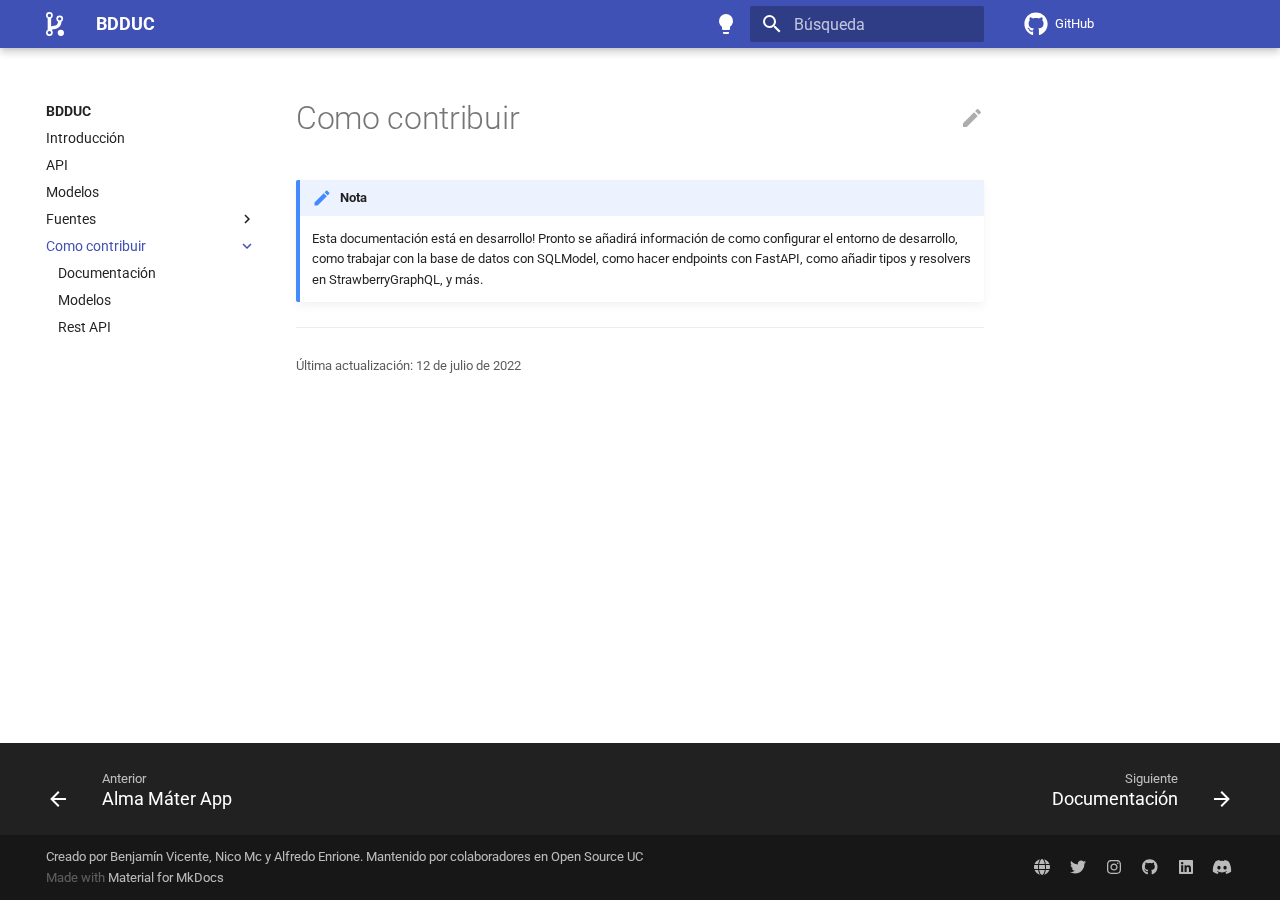
<file: contribute/index.html>
<!doctype html>
<html lang="es" class="no-js">
  <head>
    
      <meta charset="utf-8">
      <meta name="viewport" content="width=device-width,initial-scale=1">
      
        <meta name="description" content="La Base de Datos Unificada y Comunitaria de la comunidad Open Source eUC">
      
      
      
      <link rel="icon" href="../assets/osuc-favicon.svg">
      <meta name="generator" content="mkdocs-1.3.0, mkdocs-material-8.3.9">
    
    
      
        <title>Como contribuir - BDDUC</title>
      
    
    
      <link rel="stylesheet" href="../assets/stylesheets/main.1d29e8d0.min.css">
      
        
        <link rel="stylesheet" href="../assets/stylesheets/palette.cbb835fc.min.css">
        
      
      
    
    
    
      
        
        
        <link rel="preconnect" href="https://fonts.gstatic.com" crossorigin>
        <link rel="stylesheet" href="https://fonts.googleapis.com/css?family=Roboto:300,300i,400,400i,700,700i%7CRoboto+Mono:400,400i,700,700i&display=fallback">
        <style>:root{--md-text-font:"Roboto";--md-code-font:"Roboto Mono"}</style>
      
    
    
      <link rel="stylesheet" href="../assets/extra.css">
    
    <script>__md_scope=new URL("..",location),__md_get=(e,_=localStorage,t=__md_scope)=>JSON.parse(_.getItem(t.pathname+"."+e)),__md_set=(e,_,t=localStorage,a=__md_scope)=>{try{t.setItem(a.pathname+"."+e,JSON.stringify(_))}catch(e){}}</script>
    
      

    
    
  </head>
  
  
    
    
      
    
    
    
    
    <body dir="ltr" data-md-color-scheme="default" data-md-color-primary="" data-md-color-accent="">
  
    
    
      <script>var palette=__md_get("__palette");if(palette&&"object"==typeof palette.color)for(var key of Object.keys(palette.color))document.body.setAttribute("data-md-color-"+key,palette.color[key])</script>
    
    <input class="md-toggle" data-md-toggle="drawer" type="checkbox" id="__drawer" autocomplete="off">
    <input class="md-toggle" data-md-toggle="search" type="checkbox" id="__search" autocomplete="off">
    <label class="md-overlay" for="__drawer"></label>
    <div data-md-component="skip">
      
        
        <a href="#como-contribuir" class="md-skip">
          Saltar a contenido
        </a>
      
    </div>
    <div data-md-component="announce">
      
    </div>
    
    
      

<header class="md-header" data-md-component="header">
  <nav class="md-header__inner md-grid" aria-label="Cabecera">
    <a href=".." title="BDDUC" class="md-header__button md-logo" aria-label="BDDUC" data-md-component="logo">
      
  <img src="../assets/osuc-white.min.svg" alt="logo">

    </a>
    <label class="md-header__button md-icon" for="__drawer">
      <svg xmlns="http://www.w3.org/2000/svg" viewBox="0 0 24 24"><path d="M3 6h18v2H3V6m0 5h18v2H3v-2m0 5h18v2H3v-2Z"/></svg>
    </label>
    <div class="md-header__title" data-md-component="header-title">
      <div class="md-header__ellipsis">
        <div class="md-header__topic">
          <span class="md-ellipsis">
            BDDUC
          </span>
        </div>
        <div class="md-header__topic" data-md-component="header-topic">
          <span class="md-ellipsis">
            
              Como contribuir
            
          </span>
        </div>
      </div>
    </div>
    
      <form class="md-header__option" data-md-component="palette">
        
          
          
          <input class="md-option" data-md-color-media="(prefers-color-scheme: light)" data-md-color-scheme="default" data-md-color-primary="" data-md-color-accent=""  aria-label="Cambiar a tema oscuro"  type="radio" name="__palette" id="__palette_1">
          
            <label class="md-header__button md-icon" title="Cambiar a tema oscuro" for="__palette_2" hidden>
              <svg xmlns="http://www.w3.org/2000/svg" viewBox="0 0 24 24"><path d="M12 2a7 7 0 0 0-7 7c0 2.38 1.19 4.47 3 5.74V17a1 1 0 0 0 1 1h6a1 1 0 0 0 1-1v-2.26c1.81-1.27 3-3.36 3-5.74a7 7 0 0 0-7-7M9 21a1 1 0 0 0 1 1h4a1 1 0 0 0 1-1v-1H9v1Z"/></svg>
            </label>
          
        
          
          
          <input class="md-option" data-md-color-media="(prefers-color-scheme: dark)" data-md-color-scheme="slate" data-md-color-primary="" data-md-color-accent=""  aria-label="Cambiar a tema claro"  type="radio" name="__palette" id="__palette_2">
          
            <label class="md-header__button md-icon" title="Cambiar a tema claro" for="__palette_1" hidden>
              <svg xmlns="http://www.w3.org/2000/svg" viewBox="0 0 24 24"><path d="M12 2a7 7 0 0 1 7 7c0 2.38-1.19 4.47-3 5.74V17a1 1 0 0 1-1 1H9a1 1 0 0 1-1-1v-2.26C6.19 13.47 5 11.38 5 9a7 7 0 0 1 7-7M9 21v-1h6v1a1 1 0 0 1-1 1h-4a1 1 0 0 1-1-1m3-17a5 5 0 0 0-5 5c0 2.05 1.23 3.81 3 4.58V16h4v-2.42c1.77-.77 3-2.53 3-4.58a5 5 0 0 0-5-5Z"/></svg>
            </label>
          
        
      </form>
    
    
    
      <label class="md-header__button md-icon" for="__search">
        <svg xmlns="http://www.w3.org/2000/svg" viewBox="0 0 24 24"><path d="M9.5 3A6.5 6.5 0 0 1 16 9.5c0 1.61-.59 3.09-1.56 4.23l.27.27h.79l5 5-1.5 1.5-5-5v-.79l-.27-.27A6.516 6.516 0 0 1 9.5 16 6.5 6.5 0 0 1 3 9.5 6.5 6.5 0 0 1 9.5 3m0 2C7 5 5 7 5 9.5S7 14 9.5 14 14 12 14 9.5 12 5 9.5 5Z"/></svg>
      </label>
      <div class="md-search" data-md-component="search" role="dialog">
  <label class="md-search__overlay" for="__search"></label>
  <div class="md-search__inner" role="search">
    <form class="md-search__form" name="search">
      <input type="text" class="md-search__input" name="query" aria-label="Búsqueda" placeholder="Búsqueda" autocapitalize="off" autocorrect="off" autocomplete="off" spellcheck="false" data-md-component="search-query" required>
      <label class="md-search__icon md-icon" for="__search">
        <svg xmlns="http://www.w3.org/2000/svg" viewBox="0 0 24 24"><path d="M9.5 3A6.5 6.5 0 0 1 16 9.5c0 1.61-.59 3.09-1.56 4.23l.27.27h.79l5 5-1.5 1.5-5-5v-.79l-.27-.27A6.516 6.516 0 0 1 9.5 16 6.5 6.5 0 0 1 3 9.5 6.5 6.5 0 0 1 9.5 3m0 2C7 5 5 7 5 9.5S7 14 9.5 14 14 12 14 9.5 12 5 9.5 5Z"/></svg>
        <svg xmlns="http://www.w3.org/2000/svg" viewBox="0 0 24 24"><path d="M20 11v2H8l5.5 5.5-1.42 1.42L4.16 12l7.92-7.92L13.5 5.5 8 11h12Z"/></svg>
      </label>
      <nav class="md-search__options" aria-label="Search">
        
        <button type="reset" class="md-search__icon md-icon" aria-label="Limpiar" tabindex="-1">
          <svg xmlns="http://www.w3.org/2000/svg" viewBox="0 0 24 24"><path d="M19 6.41 17.59 5 12 10.59 6.41 5 5 6.41 10.59 12 5 17.59 6.41 19 12 13.41 17.59 19 19 17.59 13.41 12 19 6.41Z"/></svg>
        </button>
      </nav>
      
    </form>
    <div class="md-search__output">
      <div class="md-search__scrollwrap" data-md-scrollfix>
        <div class="md-search-result" data-md-component="search-result">
          <div class="md-search-result__meta">
            Inicializando búsqueda
          </div>
          <ol class="md-search-result__list"></ol>
        </div>
      </div>
    </div>
  </div>
</div>
    
    
      <div class="md-header__source">
        <a href="https://github.com/open-source-uc/bdd" title="Ir al repositorio" class="md-source" data-md-component="source">
  <div class="md-source__icon md-icon">
    
    <svg xmlns="http://www.w3.org/2000/svg" viewBox="0 0 496 512"><!--! Font Awesome Free 6.1.1 by @fontawesome - https://fontawesome.com License - https://fontawesome.com/license/free (Icons: CC BY 4.0, Fonts: SIL OFL 1.1, Code: MIT License) Copyright 2022 Fonticons, Inc.--><path d="M165.9 397.4c0 2-2.3 3.6-5.2 3.6-3.3.3-5.6-1.3-5.6-3.6 0-2 2.3-3.6 5.2-3.6 3-.3 5.6 1.3 5.6 3.6zm-31.1-4.5c-.7 2 1.3 4.3 4.3 4.9 2.6 1 5.6 0 6.2-2s-1.3-4.3-4.3-5.2c-2.6-.7-5.5.3-6.2 2.3zm44.2-1.7c-2.9.7-4.9 2.6-4.6 4.9.3 2 2.9 3.3 5.9 2.6 2.9-.7 4.9-2.6 4.6-4.6-.3-1.9-3-3.2-5.9-2.9zM244.8 8C106.1 8 0 113.3 0 252c0 110.9 69.8 205.8 169.5 239.2 12.8 2.3 17.3-5.6 17.3-12.1 0-6.2-.3-40.4-.3-61.4 0 0-70 15-84.7-29.8 0 0-11.4-29.1-27.8-36.6 0 0-22.9-15.7 1.6-15.4 0 0 24.9 2 38.6 25.8 21.9 38.6 58.6 27.5 72.9 20.9 2.3-16 8.8-27.1 16-33.7-55.9-6.2-112.3-14.3-112.3-110.5 0-27.5 7.6-41.3 23.6-58.9-2.6-6.5-11.1-33.3 2.6-67.9 20.9-6.5 69 27 69 27 20-5.6 41.5-8.5 62.8-8.5s42.8 2.9 62.8 8.5c0 0 48.1-33.6 69-27 13.7 34.7 5.2 61.4 2.6 67.9 16 17.7 25.8 31.5 25.8 58.9 0 96.5-58.9 104.2-114.8 110.5 9.2 7.9 17 22.9 17 46.4 0 33.7-.3 75.4-.3 83.6 0 6.5 4.6 14.4 17.3 12.1C428.2 457.8 496 362.9 496 252 496 113.3 383.5 8 244.8 8zM97.2 352.9c-1.3 1-1 3.3.7 5.2 1.6 1.6 3.9 2.3 5.2 1 1.3-1 1-3.3-.7-5.2-1.6-1.6-3.9-2.3-5.2-1zm-10.8-8.1c-.7 1.3.3 2.9 2.3 3.9 1.6 1 3.6.7 4.3-.7.7-1.3-.3-2.9-2.3-3.9-2-.6-3.6-.3-4.3.7zm32.4 35.6c-1.6 1.3-1 4.3 1.3 6.2 2.3 2.3 5.2 2.6 6.5 1 1.3-1.3.7-4.3-1.3-6.2-2.2-2.3-5.2-2.6-6.5-1zm-11.4-14.7c-1.6 1-1.6 3.6 0 5.9 1.6 2.3 4.3 3.3 5.6 2.3 1.6-1.3 1.6-3.9 0-6.2-1.4-2.3-4-3.3-5.6-2z"/></svg>
  </div>
  <div class="md-source__repository">
    GitHub
  </div>
</a>
      </div>
    
  </nav>
  
</header>
    
    <div class="md-container" data-md-component="container">
      
      
        
          
        
      
      <main class="md-main" data-md-component="main">
        <div class="md-main__inner md-grid">
          
            
              
              <div class="md-sidebar md-sidebar--primary" data-md-component="sidebar" data-md-type="navigation" >
                <div class="md-sidebar__scrollwrap">
                  <div class="md-sidebar__inner">
                    


<nav class="md-nav md-nav--primary" aria-label="Navegación" data-md-level="0">
  <label class="md-nav__title" for="__drawer">
    <a href=".." title="BDDUC" class="md-nav__button md-logo" aria-label="BDDUC" data-md-component="logo">
      
  <img src="../assets/osuc-white.min.svg" alt="logo">

    </a>
    BDDUC
  </label>
  
    <div class="md-nav__source">
      <a href="https://github.com/open-source-uc/bdd" title="Ir al repositorio" class="md-source" data-md-component="source">
  <div class="md-source__icon md-icon">
    
    <svg xmlns="http://www.w3.org/2000/svg" viewBox="0 0 496 512"><!--! Font Awesome Free 6.1.1 by @fontawesome - https://fontawesome.com License - https://fontawesome.com/license/free (Icons: CC BY 4.0, Fonts: SIL OFL 1.1, Code: MIT License) Copyright 2022 Fonticons, Inc.--><path d="M165.9 397.4c0 2-2.3 3.6-5.2 3.6-3.3.3-5.6-1.3-5.6-3.6 0-2 2.3-3.6 5.2-3.6 3-.3 5.6 1.3 5.6 3.6zm-31.1-4.5c-.7 2 1.3 4.3 4.3 4.9 2.6 1 5.6 0 6.2-2s-1.3-4.3-4.3-5.2c-2.6-.7-5.5.3-6.2 2.3zm44.2-1.7c-2.9.7-4.9 2.6-4.6 4.9.3 2 2.9 3.3 5.9 2.6 2.9-.7 4.9-2.6 4.6-4.6-.3-1.9-3-3.2-5.9-2.9zM244.8 8C106.1 8 0 113.3 0 252c0 110.9 69.8 205.8 169.5 239.2 12.8 2.3 17.3-5.6 17.3-12.1 0-6.2-.3-40.4-.3-61.4 0 0-70 15-84.7-29.8 0 0-11.4-29.1-27.8-36.6 0 0-22.9-15.7 1.6-15.4 0 0 24.9 2 38.6 25.8 21.9 38.6 58.6 27.5 72.9 20.9 2.3-16 8.8-27.1 16-33.7-55.9-6.2-112.3-14.3-112.3-110.5 0-27.5 7.6-41.3 23.6-58.9-2.6-6.5-11.1-33.3 2.6-67.9 20.9-6.5 69 27 69 27 20-5.6 41.5-8.5 62.8-8.5s42.8 2.9 62.8 8.5c0 0 48.1-33.6 69-27 13.7 34.7 5.2 61.4 2.6 67.9 16 17.7 25.8 31.5 25.8 58.9 0 96.5-58.9 104.2-114.8 110.5 9.2 7.9 17 22.9 17 46.4 0 33.7-.3 75.4-.3 83.6 0 6.5 4.6 14.4 17.3 12.1C428.2 457.8 496 362.9 496 252 496 113.3 383.5 8 244.8 8zM97.2 352.9c-1.3 1-1 3.3.7 5.2 1.6 1.6 3.9 2.3 5.2 1 1.3-1 1-3.3-.7-5.2-1.6-1.6-3.9-2.3-5.2-1zm-10.8-8.1c-.7 1.3.3 2.9 2.3 3.9 1.6 1 3.6.7 4.3-.7.7-1.3-.3-2.9-2.3-3.9-2-.6-3.6-.3-4.3.7zm32.4 35.6c-1.6 1.3-1 4.3 1.3 6.2 2.3 2.3 5.2 2.6 6.5 1 1.3-1.3.7-4.3-1.3-6.2-2.2-2.3-5.2-2.6-6.5-1zm-11.4-14.7c-1.6 1-1.6 3.6 0 5.9 1.6 2.3 4.3 3.3 5.6 2.3 1.6-1.3 1.6-3.9 0-6.2-1.4-2.3-4-3.3-5.6-2z"/></svg>
  </div>
  <div class="md-source__repository">
    GitHub
  </div>
</a>
    </div>
  
  <ul class="md-nav__list" data-md-scrollfix>
    
      
      
      

  
  
  
    <li class="md-nav__item">
      <a href=".." class="md-nav__link">
        Introducción
      </a>
    </li>
  

    
      
      
      

  
  
  
    <li class="md-nav__item">
      <a href="../api/" class="md-nav__link">
        API
      </a>
    </li>
  

    
      
      
      

  
  
  
    
    <li class="md-nav__item md-nav__item--nested">
      
      
        <input class="md-nav__toggle md-toggle" data-md-toggle="__nav_3" type="checkbox" id="__nav_3" >
      
      
      
        
          
            
          
        
      
      
        
        
        <div class="md-nav__link md-nav__link--index ">
          <a href="../models/">Modelos</a>
          
        </div>
      
      <nav class="md-nav" aria-label="Modelos" data-md-level="1">
        <label class="md-nav__title" for="__nav_3">
          <span class="md-nav__icon md-icon"></span>
          Modelos
        </label>
        <ul class="md-nav__list" data-md-scrollfix>
          
            
          
        </ul>
      </nav>
    </li>
  

    
      
      
      

  
  
  
    
    <li class="md-nav__item md-nav__item--nested">
      
      
        <input class="md-nav__toggle md-toggle" data-md-toggle="__nav_4" type="checkbox" id="__nav_4" >
      
      
      
        
          
            
          
        
          
        
          
        
          
        
          
        
          
        
      
      
        
        
        <div class="md-nav__link md-nav__link--index ">
          <a href="../sources/">Fuentes</a>
          
            <label for="__nav_4">
              <span class="md-nav__icon md-icon"></span>
            </label>
          
        </div>
      
      <nav class="md-nav" aria-label="Fuentes" data-md-level="1">
        <label class="md-nav__title" for="__nav_4">
          <span class="md-nav__icon md-icon"></span>
          Fuentes
        </label>
        <ul class="md-nav__list" data-md-scrollfix>
          
            
          
            
              
  
  
  
    <li class="md-nav__item">
      <a href="../sources/buscacursos/" class="md-nav__link">
        Busca Cursos
      </a>
    </li>
  

            
          
            
              
  
  
  
    <li class="md-nav__item">
      <a href="../sources/catalogo/" class="md-nav__link">
        Catálogo
      </a>
    </li>
  

            
          
            
              
  
  
  
    <li class="md-nav__item">
      <a href="../sources/calendario_academico/" class="md-nav__link">
        Calendario Academico
      </a>
    </li>
  

            
          
            
              
  
  
  
    <li class="md-nav__item">
      <a href="../sources/uc/" class="md-nav__link">
        Página UC.cl
      </a>
    </li>
  

            
          
            
              
  
  
  
    <li class="md-nav__item">
      <a href="../sources/almapp/" class="md-nav__link">
        Alma Máter App
      </a>
    </li>
  

            
          
        </ul>
      </nav>
    </li>
  

    
      
      
      

  
  
    
  
  
    
    <li class="md-nav__item md-nav__item--active md-nav__item--nested">
      
      
        <input class="md-nav__toggle md-toggle" data-md-toggle="__nav_5" type="checkbox" id="__nav_5" checked>
      
      
      
        
          
            
          
        
          
        
          
        
          
        
      
      
        
        
        <div class="md-nav__link md-nav__link--index md-nav__link--active">
          <a href="./">Como contribuir</a>
          
            <label for="__nav_5">
              <span class="md-nav__icon md-icon"></span>
            </label>
          
        </div>
      
      <nav class="md-nav" aria-label="Como contribuir" data-md-level="1">
        <label class="md-nav__title" for="__nav_5">
          <span class="md-nav__icon md-icon"></span>
          Como contribuir
        </label>
        <ul class="md-nav__list" data-md-scrollfix>
          
            
          
            
              
  
  
  
    <li class="md-nav__item">
      <a href="docs/" class="md-nav__link">
        Documentación
      </a>
    </li>
  

            
          
            
              
  
  
  
    <li class="md-nav__item">
      <a href="orm/" class="md-nav__link">
        Modelos
      </a>
    </li>
  

            
          
            
              
  
  
  
    <li class="md-nav__item">
      <a href="rest_api/" class="md-nav__link">
        Rest API
      </a>
    </li>
  

            
          
        </ul>
      </nav>
    </li>
  

    
  </ul>
</nav>
                  </div>
                </div>
              </div>
            
            
              
              <div class="md-sidebar md-sidebar--secondary" data-md-component="sidebar" data-md-type="toc" >
                <div class="md-sidebar__scrollwrap">
                  <div class="md-sidebar__inner">
                    

<nav class="md-nav md-nav--secondary" aria-label="Tabla de contenidos">
  
  
  
    
  
  
</nav>
                  </div>
                </div>
              </div>
            
          
          <div class="md-content" data-md-component="content">
            <article class="md-content__inner md-typeset">
              
                
  <a href="https://github.com/open-source-uc/bdd/edit/main/docs/contribute/index.md" title="Editar esta página" class="md-content__button md-icon">
    <svg xmlns="http://www.w3.org/2000/svg" viewBox="0 0 24 24"><path d="M20.71 7.04c.39-.39.39-1.04 0-1.41l-2.34-2.34c-.37-.39-1.02-.39-1.41 0l-1.84 1.83 3.75 3.75M3 17.25V21h3.75L17.81 9.93l-3.75-3.75L3 17.25Z"/></svg>
  </a>



<h1 id="como-contribuir">Como contribuir</h1>
<div class="admonition nota">
<p class="admonition-title">Nota</p>
<p>Esta documentación está en desarrollo! Pronto se añadirá
información de como configurar el entorno de desarrollo,
como trabajar con la base de datos con SQLModel, como
hacer endpoints con FastAPI, como añadir tipos y resolvers
en StrawberryGraphQL, y más.</p>
</div>

  <hr>
<div class="md-source-file">
  <small>
    
      Última actualización:
      <span class="git-revision-date-localized-plugin git-revision-date-localized-plugin-date">12 de julio de 2022</span>
      
    
  </small>
</div>

              
            </article>
            
          </div>
        </div>
        
      </main>
      
        <footer class="md-footer">
  
    
    <nav class="md-footer__inner md-grid" aria-label="Pie" >
      
        
        <a href="../sources/almapp/" class="md-footer__link md-footer__link--prev" aria-label="Anterior: Alma Máter App" rel="prev">
          <div class="md-footer__button md-icon">
            <svg xmlns="http://www.w3.org/2000/svg" viewBox="0 0 24 24"><path d="M20 11v2H8l5.5 5.5-1.42 1.42L4.16 12l7.92-7.92L13.5 5.5 8 11h12Z"/></svg>
          </div>
          <div class="md-footer__title">
            <div class="md-ellipsis">
              <span class="md-footer__direction">
                Anterior
              </span>
              Alma Máter App
            </div>
          </div>
        </a>
      
      
        
        <a href="docs/" class="md-footer__link md-footer__link--next" aria-label="Siguiente: Documentación" rel="next">
          <div class="md-footer__title">
            <div class="md-ellipsis">
              <span class="md-footer__direction">
                Siguiente
              </span>
              Documentación
            </div>
          </div>
          <div class="md-footer__button md-icon">
            <svg xmlns="http://www.w3.org/2000/svg" viewBox="0 0 24 24"><path d="M4 11v2h12l-5.5 5.5 1.42 1.42L19.84 12l-7.92-7.92L10.5 5.5 16 11H4Z"/></svg>
          </div>
        </a>
      
    </nav>
  
  <div class="md-footer-meta md-typeset">
    <div class="md-footer-meta__inner md-grid">
      <div class="md-copyright">
  
    <div class="md-copyright__highlight">
      Creado por Benjamín Vicente, Nico Mc y Alfredo Enrione. Mantenido por <a href="https://github.com/open-source-uc/bdd/graphs/contributors" target="_blank" rel="noopener">colaboradores</a> en <a href="https://github.com/open-source-uc" target="_blank" rel="noopener">Open Source UC</a>

    </div>
  
  
    Made with
    <a href="https://squidfunk.github.io/mkdocs-material/" target="_blank" rel="noopener">
      Material for MkDocs
    </a>
  
</div>
      
        <div class="md-social">
  
    
    
      
      
    
    <a href="https://osuc.dev" target="_blank" rel="noopener" title="osuc.dev" class="md-social__link">
      <svg xmlns="http://www.w3.org/2000/svg" viewBox="0 0 512 512"><!--! Font Awesome Free 6.1.1 by @fontawesome - https://fontawesome.com License - https://fontawesome.com/license/free (Icons: CC BY 4.0, Fonts: SIL OFL 1.1, Code: MIT License) Copyright 2022 Fonticons, Inc.--><path d="M352 256c0 22.2-1.2 43.6-3.3 64H163.3c-2.1-20.4-4.2-41.8-4.2-64 0-22.2 2.1-43.6 4.2-64h185.4c2.1 20.4 3.3 41.8 3.3 64zm151.9-64c5.3 20.5 8.1 41.9 8.1 64s-2.8 43.5-8.1 64H380.8c2.1-20.6 3.2-42.9 3.2-64 0-22-1.1-43.4-3.2-64h123.1zm-10.5-32H376.7c-10-63.86-29.8-117.38-55.3-151.558C399.8 29.09 463.4 85.94 493.4 160zm-149.1 0H167.7c6.1-36.4 15.5-68.62 27-94.65 10.5-23.61 22.2-40.74 33.5-51.54C239.4 3.178 248.7 0 256 0c7.3 0 16.6 3.178 27.8 13.81 11.3 10.8 23 27.93 33.5 51.54 11.5 26.03 20.9 58.25 27 94.65zm-325.69 0C48.59 85.94 112.2 29.09 190.6 8.442 165.1 42.62 145.3 96.14 135.3 160H18.61zm112.59 32c-2.1 20.6-4.1 42-4.1 64 0 21.1 2 43.4 4.1 64H8.065C2.8 299.5 0 278.1 0 256s2.8-43.5 8.065-64H131.2zm63.5 254.6c-11.5-26-20.9-58.2-27-94.6h176.6c-6.1 36.4-15.5 68.6-27 94.6-10.5 23.7-22.2 40.8-33.5 51.6-11.2 10.6-20.5 13.8-28.7 13.8-6.4 0-15.7-3.2-26.9-13.8-11.3-10.8-23-27.9-33.5-51.6zm-4.1 57C112.2 482.9 48.59 426.1 18.61 352H135.3c10 63.9 29.8 117.4 55.3 151.6zm130.8 0c25.5-34.2 45.3-87.7 55.3-151.6h116.7c-30 74.1-93.6 130.9-172 151.6z"/></svg>
    </a>
  
    
    
      
      
    
    <a href="https://twitter.com/OpenSource_eUC" target="_blank" rel="noopener" title="twitter.com" class="md-social__link">
      <svg xmlns="http://www.w3.org/2000/svg" viewBox="0 0 512 512"><!--! Font Awesome Free 6.1.1 by @fontawesome - https://fontawesome.com License - https://fontawesome.com/license/free (Icons: CC BY 4.0, Fonts: SIL OFL 1.1, Code: MIT License) Copyright 2022 Fonticons, Inc.--><path d="M459.37 151.716c.325 4.548.325 9.097.325 13.645 0 138.72-105.583 298.558-298.558 298.558-59.452 0-114.68-17.219-161.137-47.106 8.447.974 16.568 1.299 25.34 1.299 49.055 0 94.213-16.568 130.274-44.832-46.132-.975-84.792-31.188-98.112-72.772 6.498.974 12.995 1.624 19.818 1.624 9.421 0 18.843-1.3 27.614-3.573-48.081-9.747-84.143-51.98-84.143-102.985v-1.299c13.969 7.797 30.214 12.67 47.431 13.319-28.264-18.843-46.781-51.005-46.781-87.391 0-19.492 5.197-37.36 14.294-52.954 51.655 63.675 129.3 105.258 216.365 109.807-1.624-7.797-2.599-15.918-2.599-24.04 0-57.828 46.782-104.934 104.934-104.934 30.213 0 57.502 12.67 76.67 33.137 23.715-4.548 46.456-13.32 66.599-25.34-7.798 24.366-24.366 44.833-46.132 57.827 21.117-2.273 41.584-8.122 60.426-16.243-14.292 20.791-32.161 39.308-52.628 54.253z"/></svg>
    </a>
  
    
    
      
      
    
    <a href="https://www.instagram.com/opensource_euc/" target="_blank" rel="noopener" title="www.instagram.com" class="md-social__link">
      <svg xmlns="http://www.w3.org/2000/svg" viewBox="0 0 448 512"><!--! Font Awesome Free 6.1.1 by @fontawesome - https://fontawesome.com License - https://fontawesome.com/license/free (Icons: CC BY 4.0, Fonts: SIL OFL 1.1, Code: MIT License) Copyright 2022 Fonticons, Inc.--><path d="M224.1 141c-63.6 0-114.9 51.3-114.9 114.9s51.3 114.9 114.9 114.9S339 319.5 339 255.9 287.7 141 224.1 141zm0 189.6c-41.1 0-74.7-33.5-74.7-74.7s33.5-74.7 74.7-74.7 74.7 33.5 74.7 74.7-33.6 74.7-74.7 74.7zm146.4-194.3c0 14.9-12 26.8-26.8 26.8-14.9 0-26.8-12-26.8-26.8s12-26.8 26.8-26.8 26.8 12 26.8 26.8zm76.1 27.2c-1.7-35.9-9.9-67.7-36.2-93.9-26.2-26.2-58-34.4-93.9-36.2-37-2.1-147.9-2.1-184.9 0-35.8 1.7-67.6 9.9-93.9 36.1s-34.4 58-36.2 93.9c-2.1 37-2.1 147.9 0 184.9 1.7 35.9 9.9 67.7 36.2 93.9s58 34.4 93.9 36.2c37 2.1 147.9 2.1 184.9 0 35.9-1.7 67.7-9.9 93.9-36.2 26.2-26.2 34.4-58 36.2-93.9 2.1-37 2.1-147.8 0-184.8zM398.8 388c-7.8 19.6-22.9 34.7-42.6 42.6-29.5 11.7-99.5 9-132.1 9s-102.7 2.6-132.1-9c-19.6-7.8-34.7-22.9-42.6-42.6-11.7-29.5-9-99.5-9-132.1s-2.6-102.7 9-132.1c7.8-19.6 22.9-34.7 42.6-42.6 29.5-11.7 99.5-9 132.1-9s102.7-2.6 132.1 9c19.6 7.8 34.7 22.9 42.6 42.6 11.7 29.5 9 99.5 9 132.1s2.7 102.7-9 132.1z"/></svg>
    </a>
  
    
    
      
      
    
    <a href="https://github.com/open-source-uc" target="_blank" rel="noopener" title="github.com" class="md-social__link">
      <svg xmlns="http://www.w3.org/2000/svg" viewBox="0 0 496 512"><!--! Font Awesome Free 6.1.1 by @fontawesome - https://fontawesome.com License - https://fontawesome.com/license/free (Icons: CC BY 4.0, Fonts: SIL OFL 1.1, Code: MIT License) Copyright 2022 Fonticons, Inc.--><path d="M165.9 397.4c0 2-2.3 3.6-5.2 3.6-3.3.3-5.6-1.3-5.6-3.6 0-2 2.3-3.6 5.2-3.6 3-.3 5.6 1.3 5.6 3.6zm-31.1-4.5c-.7 2 1.3 4.3 4.3 4.9 2.6 1 5.6 0 6.2-2s-1.3-4.3-4.3-5.2c-2.6-.7-5.5.3-6.2 2.3zm44.2-1.7c-2.9.7-4.9 2.6-4.6 4.9.3 2 2.9 3.3 5.9 2.6 2.9-.7 4.9-2.6 4.6-4.6-.3-1.9-3-3.2-5.9-2.9zM244.8 8C106.1 8 0 113.3 0 252c0 110.9 69.8 205.8 169.5 239.2 12.8 2.3 17.3-5.6 17.3-12.1 0-6.2-.3-40.4-.3-61.4 0 0-70 15-84.7-29.8 0 0-11.4-29.1-27.8-36.6 0 0-22.9-15.7 1.6-15.4 0 0 24.9 2 38.6 25.8 21.9 38.6 58.6 27.5 72.9 20.9 2.3-16 8.8-27.1 16-33.7-55.9-6.2-112.3-14.3-112.3-110.5 0-27.5 7.6-41.3 23.6-58.9-2.6-6.5-11.1-33.3 2.6-67.9 20.9-6.5 69 27 69 27 20-5.6 41.5-8.5 62.8-8.5s42.8 2.9 62.8 8.5c0 0 48.1-33.6 69-27 13.7 34.7 5.2 61.4 2.6 67.9 16 17.7 25.8 31.5 25.8 58.9 0 96.5-58.9 104.2-114.8 110.5 9.2 7.9 17 22.9 17 46.4 0 33.7-.3 75.4-.3 83.6 0 6.5 4.6 14.4 17.3 12.1C428.2 457.8 496 362.9 496 252 496 113.3 383.5 8 244.8 8zM97.2 352.9c-1.3 1-1 3.3.7 5.2 1.6 1.6 3.9 2.3 5.2 1 1.3-1 1-3.3-.7-5.2-1.6-1.6-3.9-2.3-5.2-1zm-10.8-8.1c-.7 1.3.3 2.9 2.3 3.9 1.6 1 3.6.7 4.3-.7.7-1.3-.3-2.9-2.3-3.9-2-.6-3.6-.3-4.3.7zm32.4 35.6c-1.6 1.3-1 4.3 1.3 6.2 2.3 2.3 5.2 2.6 6.5 1 1.3-1.3.7-4.3-1.3-6.2-2.2-2.3-5.2-2.6-6.5-1zm-11.4-14.7c-1.6 1-1.6 3.6 0 5.9 1.6 2.3 4.3 3.3 5.6 2.3 1.6-1.3 1.6-3.9 0-6.2-1.4-2.3-4-3.3-5.6-2z"/></svg>
    </a>
  
    
    
      
      
    
    <a href="https://linkedin.com/company/open-source-euc" target="_blank" rel="noopener" title="linkedin.com" class="md-social__link">
      <svg xmlns="http://www.w3.org/2000/svg" viewBox="0 0 448 512"><!--! Font Awesome Free 6.1.1 by @fontawesome - https://fontawesome.com License - https://fontawesome.com/license/free (Icons: CC BY 4.0, Fonts: SIL OFL 1.1, Code: MIT License) Copyright 2022 Fonticons, Inc.--><path d="M416 32H31.9C14.3 32 0 46.5 0 64.3v383.4C0 465.5 14.3 480 31.9 480H416c17.6 0 32-14.5 32-32.3V64.3c0-17.8-14.4-32.3-32-32.3zM135.4 416H69V202.2h66.5V416zm-33.2-243c-21.3 0-38.5-17.3-38.5-38.5S80.9 96 102.2 96c21.2 0 38.5 17.3 38.5 38.5 0 21.3-17.2 38.5-38.5 38.5zm282.1 243h-66.4V312c0-24.8-.5-56.7-34.5-56.7-34.6 0-39.9 27-39.9 54.9V416h-66.4V202.2h63.7v29.2h.9c8.9-16.8 30.6-34.5 62.9-34.5 67.2 0 79.7 44.3 79.7 101.9V416z"/></svg>
    </a>
  
    
    
      
      
    
    <a href="https://discord.gg/VMXCNAvjPW" target="_blank" rel="noopener" title="discord.gg" class="md-social__link">
      <svg xmlns="http://www.w3.org/2000/svg" viewBox="0 0 640 512"><!--! Font Awesome Free 6.1.1 by @fontawesome - https://fontawesome.com License - https://fontawesome.com/license/free (Icons: CC BY 4.0, Fonts: SIL OFL 1.1, Code: MIT License) Copyright 2022 Fonticons, Inc.--><path d="M524.531 69.836a1.5 1.5 0 0 0-.764-.7A485.065 485.065 0 0 0 404.081 32.03a1.816 1.816 0 0 0-1.923.91 337.461 337.461 0 0 0-14.9 30.6 447.848 447.848 0 0 0-134.426 0 309.541 309.541 0 0 0-15.135-30.6 1.89 1.89 0 0 0-1.924-.91 483.689 483.689 0 0 0-119.688 37.107 1.712 1.712 0 0 0-.788.676C39.068 183.651 18.186 294.69 28.43 404.354a2.016 2.016 0 0 0 .765 1.375 487.666 487.666 0 0 0 146.825 74.189 1.9 1.9 0 0 0 2.063-.676A348.2 348.2 0 0 0 208.12 430.4a1.86 1.86 0 0 0-1.019-2.588 321.173 321.173 0 0 1-45.868-21.853 1.885 1.885 0 0 1-.185-3.126 251.047 251.047 0 0 0 9.109-7.137 1.819 1.819 0 0 1 1.9-.256c96.229 43.917 200.41 43.917 295.5 0a1.812 1.812 0 0 1 1.924.233 234.533 234.533 0 0 0 9.132 7.16 1.884 1.884 0 0 1-.162 3.126 301.407 301.407 0 0 1-45.89 21.83 1.875 1.875 0 0 0-1 2.611 391.055 391.055 0 0 0 30.014 48.815 1.864 1.864 0 0 0 2.063.7A486.048 486.048 0 0 0 610.7 405.729a1.882 1.882 0 0 0 .765-1.352c12.264-126.783-20.532-236.912-86.934-334.541ZM222.491 337.58c-28.972 0-52.844-26.587-52.844-59.239s23.409-59.241 52.844-59.241c29.665 0 53.306 26.82 52.843 59.239 0 32.654-23.41 59.241-52.843 59.241Zm195.38 0c-28.971 0-52.843-26.587-52.843-59.239s23.409-59.241 52.843-59.241c29.667 0 53.307 26.82 52.844 59.239 0 32.654-23.177 59.241-52.844 59.241Z"/></svg>
    </a>
  
</div>
      
    </div>
  </div>
</footer>
      
    </div>
    <div class="md-dialog" data-md-component="dialog">
      <div class="md-dialog__inner md-typeset"></div>
    </div>
    <script id="__config" type="application/json">{"base": "..", "features": ["navigation.instant", "navigation.indexes", "search.highlight"], "search": "../assets/javascripts/workers/search.b97dbffb.min.js", "translations": {"clipboard.copied": "Copiado al portapapeles", "clipboard.copy": "Copiar al portapapeles", "search.config.lang": "es", "search.config.pipeline": "trimmer, stopWordFilter", "search.config.separator": "[\\s\\-]+", "search.placeholder": "B\u00fasqueda", "search.result.more.one": "1 m\u00e1s en esta p\u00e1gina", "search.result.more.other": "# m\u00e1s en esta p\u00e1gina", "search.result.none": "No se encontraron documentos", "search.result.one": "1 documento encontrado", "search.result.other": "# documentos encontrados", "search.result.placeholder": "Teclee para comenzar b\u00fasqueda", "search.result.term.missing": "Falta", "select.version.title": "Seleccionar versi\u00f3n"}}</script>
    
    
      <script src="../assets/javascripts/bundle.6c7ad80a.min.js"></script>
      
    
  </body>
</html>
</file>
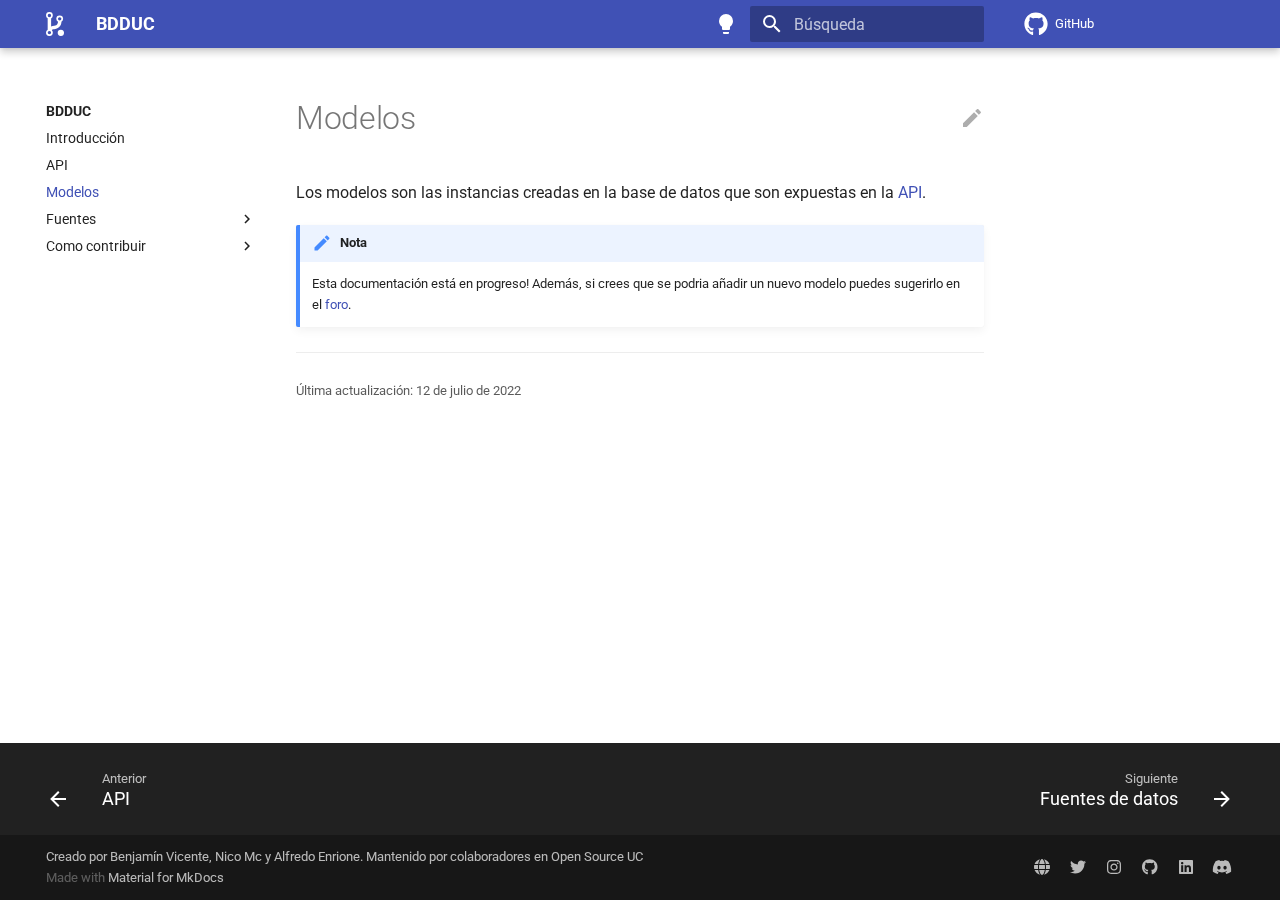
<file: models/index.html>
<!doctype html>
<html lang="es" class="no-js">
  <head>
    
      <meta charset="utf-8">
      <meta name="viewport" content="width=device-width,initial-scale=1">
      
        <meta name="description" content="La Base de Datos Unificada y Comunitaria de la comunidad Open Source eUC">
      
      
      
      <link rel="icon" href="../assets/osuc-favicon.svg">
      <meta name="generator" content="mkdocs-1.3.0, mkdocs-material-8.3.9">
    
    
      
        <title>Modelos - BDDUC</title>
      
    
    
      <link rel="stylesheet" href="../assets/stylesheets/main.1d29e8d0.min.css">
      
        
        <link rel="stylesheet" href="../assets/stylesheets/palette.cbb835fc.min.css">
        
      
      
    
    
    
      
        
        
        <link rel="preconnect" href="https://fonts.gstatic.com" crossorigin>
        <link rel="stylesheet" href="https://fonts.googleapis.com/css?family=Roboto:300,300i,400,400i,700,700i%7CRoboto+Mono:400,400i,700,700i&display=fallback">
        <style>:root{--md-text-font:"Roboto";--md-code-font:"Roboto Mono"}</style>
      
    
    
      <link rel="stylesheet" href="../assets/extra.css">
    
    <script>__md_scope=new URL("..",location),__md_get=(e,_=localStorage,t=__md_scope)=>JSON.parse(_.getItem(t.pathname+"."+e)),__md_set=(e,_,t=localStorage,a=__md_scope)=>{try{t.setItem(a.pathname+"."+e,JSON.stringify(_))}catch(e){}}</script>
    
      

    
    
  </head>
  
  
    
    
      
    
    
    
    
    <body dir="ltr" data-md-color-scheme="default" data-md-color-primary="" data-md-color-accent="">
  
    
    
      <script>var palette=__md_get("__palette");if(palette&&"object"==typeof palette.color)for(var key of Object.keys(palette.color))document.body.setAttribute("data-md-color-"+key,palette.color[key])</script>
    
    <input class="md-toggle" data-md-toggle="drawer" type="checkbox" id="__drawer" autocomplete="off">
    <input class="md-toggle" data-md-toggle="search" type="checkbox" id="__search" autocomplete="off">
    <label class="md-overlay" for="__drawer"></label>
    <div data-md-component="skip">
      
        
        <a href="#modelos" class="md-skip">
          Saltar a contenido
        </a>
      
    </div>
    <div data-md-component="announce">
      
    </div>
    
    
      

<header class="md-header" data-md-component="header">
  <nav class="md-header__inner md-grid" aria-label="Cabecera">
    <a href=".." title="BDDUC" class="md-header__button md-logo" aria-label="BDDUC" data-md-component="logo">
      
  <img src="../assets/osuc-white.min.svg" alt="logo">

    </a>
    <label class="md-header__button md-icon" for="__drawer">
      <svg xmlns="http://www.w3.org/2000/svg" viewBox="0 0 24 24"><path d="M3 6h18v2H3V6m0 5h18v2H3v-2m0 5h18v2H3v-2Z"/></svg>
    </label>
    <div class="md-header__title" data-md-component="header-title">
      <div class="md-header__ellipsis">
        <div class="md-header__topic">
          <span class="md-ellipsis">
            BDDUC
          </span>
        </div>
        <div class="md-header__topic" data-md-component="header-topic">
          <span class="md-ellipsis">
            
              Modelos
            
          </span>
        </div>
      </div>
    </div>
    
      <form class="md-header__option" data-md-component="palette">
        
          
          
          <input class="md-option" data-md-color-media="(prefers-color-scheme: light)" data-md-color-scheme="default" data-md-color-primary="" data-md-color-accent=""  aria-label="Cambiar a tema oscuro"  type="radio" name="__palette" id="__palette_1">
          
            <label class="md-header__button md-icon" title="Cambiar a tema oscuro" for="__palette_2" hidden>
              <svg xmlns="http://www.w3.org/2000/svg" viewBox="0 0 24 24"><path d="M12 2a7 7 0 0 0-7 7c0 2.38 1.19 4.47 3 5.74V17a1 1 0 0 0 1 1h6a1 1 0 0 0 1-1v-2.26c1.81-1.27 3-3.36 3-5.74a7 7 0 0 0-7-7M9 21a1 1 0 0 0 1 1h4a1 1 0 0 0 1-1v-1H9v1Z"/></svg>
            </label>
          
        
          
          
          <input class="md-option" data-md-color-media="(prefers-color-scheme: dark)" data-md-color-scheme="slate" data-md-color-primary="" data-md-color-accent=""  aria-label="Cambiar a tema claro"  type="radio" name="__palette" id="__palette_2">
          
            <label class="md-header__button md-icon" title="Cambiar a tema claro" for="__palette_1" hidden>
              <svg xmlns="http://www.w3.org/2000/svg" viewBox="0 0 24 24"><path d="M12 2a7 7 0 0 1 7 7c0 2.38-1.19 4.47-3 5.74V17a1 1 0 0 1-1 1H9a1 1 0 0 1-1-1v-2.26C6.19 13.47 5 11.38 5 9a7 7 0 0 1 7-7M9 21v-1h6v1a1 1 0 0 1-1 1h-4a1 1 0 0 1-1-1m3-17a5 5 0 0 0-5 5c0 2.05 1.23 3.81 3 4.58V16h4v-2.42c1.77-.77 3-2.53 3-4.58a5 5 0 0 0-5-5Z"/></svg>
            </label>
          
        
      </form>
    
    
    
      <label class="md-header__button md-icon" for="__search">
        <svg xmlns="http://www.w3.org/2000/svg" viewBox="0 0 24 24"><path d="M9.5 3A6.5 6.5 0 0 1 16 9.5c0 1.61-.59 3.09-1.56 4.23l.27.27h.79l5 5-1.5 1.5-5-5v-.79l-.27-.27A6.516 6.516 0 0 1 9.5 16 6.5 6.5 0 0 1 3 9.5 6.5 6.5 0 0 1 9.5 3m0 2C7 5 5 7 5 9.5S7 14 9.5 14 14 12 14 9.5 12 5 9.5 5Z"/></svg>
      </label>
      <div class="md-search" data-md-component="search" role="dialog">
  <label class="md-search__overlay" for="__search"></label>
  <div class="md-search__inner" role="search">
    <form class="md-search__form" name="search">
      <input type="text" class="md-search__input" name="query" aria-label="Búsqueda" placeholder="Búsqueda" autocapitalize="off" autocorrect="off" autocomplete="off" spellcheck="false" data-md-component="search-query" required>
      <label class="md-search__icon md-icon" for="__search">
        <svg xmlns="http://www.w3.org/2000/svg" viewBox="0 0 24 24"><path d="M9.5 3A6.5 6.5 0 0 1 16 9.5c0 1.61-.59 3.09-1.56 4.23l.27.27h.79l5 5-1.5 1.5-5-5v-.79l-.27-.27A6.516 6.516 0 0 1 9.5 16 6.5 6.5 0 0 1 3 9.5 6.5 6.5 0 0 1 9.5 3m0 2C7 5 5 7 5 9.5S7 14 9.5 14 14 12 14 9.5 12 5 9.5 5Z"/></svg>
        <svg xmlns="http://www.w3.org/2000/svg" viewBox="0 0 24 24"><path d="M20 11v2H8l5.5 5.5-1.42 1.42L4.16 12l7.92-7.92L13.5 5.5 8 11h12Z"/></svg>
      </label>
      <nav class="md-search__options" aria-label="Search">
        
        <button type="reset" class="md-search__icon md-icon" aria-label="Limpiar" tabindex="-1">
          <svg xmlns="http://www.w3.org/2000/svg" viewBox="0 0 24 24"><path d="M19 6.41 17.59 5 12 10.59 6.41 5 5 6.41 10.59 12 5 17.59 6.41 19 12 13.41 17.59 19 19 17.59 13.41 12 19 6.41Z"/></svg>
        </button>
      </nav>
      
    </form>
    <div class="md-search__output">
      <div class="md-search__scrollwrap" data-md-scrollfix>
        <div class="md-search-result" data-md-component="search-result">
          <div class="md-search-result__meta">
            Inicializando búsqueda
          </div>
          <ol class="md-search-result__list"></ol>
        </div>
      </div>
    </div>
  </div>
</div>
    
    
      <div class="md-header__source">
        <a href="https://github.com/open-source-uc/bdd" title="Ir al repositorio" class="md-source" data-md-component="source">
  <div class="md-source__icon md-icon">
    
    <svg xmlns="http://www.w3.org/2000/svg" viewBox="0 0 496 512"><!--! Font Awesome Free 6.1.1 by @fontawesome - https://fontawesome.com License - https://fontawesome.com/license/free (Icons: CC BY 4.0, Fonts: SIL OFL 1.1, Code: MIT License) Copyright 2022 Fonticons, Inc.--><path d="M165.9 397.4c0 2-2.3 3.6-5.2 3.6-3.3.3-5.6-1.3-5.6-3.6 0-2 2.3-3.6 5.2-3.6 3-.3 5.6 1.3 5.6 3.6zm-31.1-4.5c-.7 2 1.3 4.3 4.3 4.9 2.6 1 5.6 0 6.2-2s-1.3-4.3-4.3-5.2c-2.6-.7-5.5.3-6.2 2.3zm44.2-1.7c-2.9.7-4.9 2.6-4.6 4.9.3 2 2.9 3.3 5.9 2.6 2.9-.7 4.9-2.6 4.6-4.6-.3-1.9-3-3.2-5.9-2.9zM244.8 8C106.1 8 0 113.3 0 252c0 110.9 69.8 205.8 169.5 239.2 12.8 2.3 17.3-5.6 17.3-12.1 0-6.2-.3-40.4-.3-61.4 0 0-70 15-84.7-29.8 0 0-11.4-29.1-27.8-36.6 0 0-22.9-15.7 1.6-15.4 0 0 24.9 2 38.6 25.8 21.9 38.6 58.6 27.5 72.9 20.9 2.3-16 8.8-27.1 16-33.7-55.9-6.2-112.3-14.3-112.3-110.5 0-27.5 7.6-41.3 23.6-58.9-2.6-6.5-11.1-33.3 2.6-67.9 20.9-6.5 69 27 69 27 20-5.6 41.5-8.5 62.8-8.5s42.8 2.9 62.8 8.5c0 0 48.1-33.6 69-27 13.7 34.7 5.2 61.4 2.6 67.9 16 17.7 25.8 31.5 25.8 58.9 0 96.5-58.9 104.2-114.8 110.5 9.2 7.9 17 22.9 17 46.4 0 33.7-.3 75.4-.3 83.6 0 6.5 4.6 14.4 17.3 12.1C428.2 457.8 496 362.9 496 252 496 113.3 383.5 8 244.8 8zM97.2 352.9c-1.3 1-1 3.3.7 5.2 1.6 1.6 3.9 2.3 5.2 1 1.3-1 1-3.3-.7-5.2-1.6-1.6-3.9-2.3-5.2-1zm-10.8-8.1c-.7 1.3.3 2.9 2.3 3.9 1.6 1 3.6.7 4.3-.7.7-1.3-.3-2.9-2.3-3.9-2-.6-3.6-.3-4.3.7zm32.4 35.6c-1.6 1.3-1 4.3 1.3 6.2 2.3 2.3 5.2 2.6 6.5 1 1.3-1.3.7-4.3-1.3-6.2-2.2-2.3-5.2-2.6-6.5-1zm-11.4-14.7c-1.6 1-1.6 3.6 0 5.9 1.6 2.3 4.3 3.3 5.6 2.3 1.6-1.3 1.6-3.9 0-6.2-1.4-2.3-4-3.3-5.6-2z"/></svg>
  </div>
  <div class="md-source__repository">
    GitHub
  </div>
</a>
      </div>
    
  </nav>
  
</header>
    
    <div class="md-container" data-md-component="container">
      
      
        
          
        
      
      <main class="md-main" data-md-component="main">
        <div class="md-main__inner md-grid">
          
            
              
              <div class="md-sidebar md-sidebar--primary" data-md-component="sidebar" data-md-type="navigation" >
                <div class="md-sidebar__scrollwrap">
                  <div class="md-sidebar__inner">
                    


<nav class="md-nav md-nav--primary" aria-label="Navegación" data-md-level="0">
  <label class="md-nav__title" for="__drawer">
    <a href=".." title="BDDUC" class="md-nav__button md-logo" aria-label="BDDUC" data-md-component="logo">
      
  <img src="../assets/osuc-white.min.svg" alt="logo">

    </a>
    BDDUC
  </label>
  
    <div class="md-nav__source">
      <a href="https://github.com/open-source-uc/bdd" title="Ir al repositorio" class="md-source" data-md-component="source">
  <div class="md-source__icon md-icon">
    
    <svg xmlns="http://www.w3.org/2000/svg" viewBox="0 0 496 512"><!--! Font Awesome Free 6.1.1 by @fontawesome - https://fontawesome.com License - https://fontawesome.com/license/free (Icons: CC BY 4.0, Fonts: SIL OFL 1.1, Code: MIT License) Copyright 2022 Fonticons, Inc.--><path d="M165.9 397.4c0 2-2.3 3.6-5.2 3.6-3.3.3-5.6-1.3-5.6-3.6 0-2 2.3-3.6 5.2-3.6 3-.3 5.6 1.3 5.6 3.6zm-31.1-4.5c-.7 2 1.3 4.3 4.3 4.9 2.6 1 5.6 0 6.2-2s-1.3-4.3-4.3-5.2c-2.6-.7-5.5.3-6.2 2.3zm44.2-1.7c-2.9.7-4.9 2.6-4.6 4.9.3 2 2.9 3.3 5.9 2.6 2.9-.7 4.9-2.6 4.6-4.6-.3-1.9-3-3.2-5.9-2.9zM244.8 8C106.1 8 0 113.3 0 252c0 110.9 69.8 205.8 169.5 239.2 12.8 2.3 17.3-5.6 17.3-12.1 0-6.2-.3-40.4-.3-61.4 0 0-70 15-84.7-29.8 0 0-11.4-29.1-27.8-36.6 0 0-22.9-15.7 1.6-15.4 0 0 24.9 2 38.6 25.8 21.9 38.6 58.6 27.5 72.9 20.9 2.3-16 8.8-27.1 16-33.7-55.9-6.2-112.3-14.3-112.3-110.5 0-27.5 7.6-41.3 23.6-58.9-2.6-6.5-11.1-33.3 2.6-67.9 20.9-6.5 69 27 69 27 20-5.6 41.5-8.5 62.8-8.5s42.8 2.9 62.8 8.5c0 0 48.1-33.6 69-27 13.7 34.7 5.2 61.4 2.6 67.9 16 17.7 25.8 31.5 25.8 58.9 0 96.5-58.9 104.2-114.8 110.5 9.2 7.9 17 22.9 17 46.4 0 33.7-.3 75.4-.3 83.6 0 6.5 4.6 14.4 17.3 12.1C428.2 457.8 496 362.9 496 252 496 113.3 383.5 8 244.8 8zM97.2 352.9c-1.3 1-1 3.3.7 5.2 1.6 1.6 3.9 2.3 5.2 1 1.3-1 1-3.3-.7-5.2-1.6-1.6-3.9-2.3-5.2-1zm-10.8-8.1c-.7 1.3.3 2.9 2.3 3.9 1.6 1 3.6.7 4.3-.7.7-1.3-.3-2.9-2.3-3.9-2-.6-3.6-.3-4.3.7zm32.4 35.6c-1.6 1.3-1 4.3 1.3 6.2 2.3 2.3 5.2 2.6 6.5 1 1.3-1.3.7-4.3-1.3-6.2-2.2-2.3-5.2-2.6-6.5-1zm-11.4-14.7c-1.6 1-1.6 3.6 0 5.9 1.6 2.3 4.3 3.3 5.6 2.3 1.6-1.3 1.6-3.9 0-6.2-1.4-2.3-4-3.3-5.6-2z"/></svg>
  </div>
  <div class="md-source__repository">
    GitHub
  </div>
</a>
    </div>
  
  <ul class="md-nav__list" data-md-scrollfix>
    
      
      
      

  
  
  
    <li class="md-nav__item">
      <a href=".." class="md-nav__link">
        Introducción
      </a>
    </li>
  

    
      
      
      

  
  
  
    <li class="md-nav__item">
      <a href="../api/" class="md-nav__link">
        API
      </a>
    </li>
  

    
      
      
      

  
  
    
  
  
    
    <li class="md-nav__item md-nav__item--active md-nav__item--nested">
      
      
        <input class="md-nav__toggle md-toggle" data-md-toggle="__nav_3" type="checkbox" id="__nav_3" checked>
      
      
      
        
          
            
          
        
      
      
        
        
        <div class="md-nav__link md-nav__link--index md-nav__link--active">
          <a href="./">Modelos</a>
          
        </div>
      
      <nav class="md-nav" aria-label="Modelos" data-md-level="1">
        <label class="md-nav__title" for="__nav_3">
          <span class="md-nav__icon md-icon"></span>
          Modelos
        </label>
        <ul class="md-nav__list" data-md-scrollfix>
          
            
          
        </ul>
      </nav>
    </li>
  

    
      
      
      

  
  
  
    
    <li class="md-nav__item md-nav__item--nested">
      
      
        <input class="md-nav__toggle md-toggle" data-md-toggle="__nav_4" type="checkbox" id="__nav_4" >
      
      
      
        
          
            
          
        
          
        
          
        
          
        
          
        
          
        
      
      
        
        
        <div class="md-nav__link md-nav__link--index ">
          <a href="../sources/">Fuentes</a>
          
            <label for="__nav_4">
              <span class="md-nav__icon md-icon"></span>
            </label>
          
        </div>
      
      <nav class="md-nav" aria-label="Fuentes" data-md-level="1">
        <label class="md-nav__title" for="__nav_4">
          <span class="md-nav__icon md-icon"></span>
          Fuentes
        </label>
        <ul class="md-nav__list" data-md-scrollfix>
          
            
          
            
              
  
  
  
    <li class="md-nav__item">
      <a href="../sources/buscacursos/" class="md-nav__link">
        Busca Cursos
      </a>
    </li>
  

            
          
            
              
  
  
  
    <li class="md-nav__item">
      <a href="../sources/catalogo/" class="md-nav__link">
        Catálogo
      </a>
    </li>
  

            
          
            
              
  
  
  
    <li class="md-nav__item">
      <a href="../sources/calendario_academico/" class="md-nav__link">
        Calendario Academico
      </a>
    </li>
  

            
          
            
              
  
  
  
    <li class="md-nav__item">
      <a href="../sources/uc/" class="md-nav__link">
        Página UC.cl
      </a>
    </li>
  

            
          
            
              
  
  
  
    <li class="md-nav__item">
      <a href="../sources/almapp/" class="md-nav__link">
        Alma Máter App
      </a>
    </li>
  

            
          
        </ul>
      </nav>
    </li>
  

    
      
      
      

  
  
  
    
    <li class="md-nav__item md-nav__item--nested">
      
      
        <input class="md-nav__toggle md-toggle" data-md-toggle="__nav_5" type="checkbox" id="__nav_5" >
      
      
      
        
          
            
          
        
          
        
          
        
          
        
      
      
        
        
        <div class="md-nav__link md-nav__link--index ">
          <a href="../contribute/">Como contribuir</a>
          
            <label for="__nav_5">
              <span class="md-nav__icon md-icon"></span>
            </label>
          
        </div>
      
      <nav class="md-nav" aria-label="Como contribuir" data-md-level="1">
        <label class="md-nav__title" for="__nav_5">
          <span class="md-nav__icon md-icon"></span>
          Como contribuir
        </label>
        <ul class="md-nav__list" data-md-scrollfix>
          
            
          
            
              
  
  
  
    <li class="md-nav__item">
      <a href="../contribute/docs/" class="md-nav__link">
        Documentación
      </a>
    </li>
  

            
          
            
              
  
  
  
    <li class="md-nav__item">
      <a href="../contribute/orm/" class="md-nav__link">
        Modelos
      </a>
    </li>
  

            
          
            
              
  
  
  
    <li class="md-nav__item">
      <a href="../contribute/rest_api/" class="md-nav__link">
        Rest API
      </a>
    </li>
  

            
          
        </ul>
      </nav>
    </li>
  

    
  </ul>
</nav>
                  </div>
                </div>
              </div>
            
            
              
              <div class="md-sidebar md-sidebar--secondary" data-md-component="sidebar" data-md-type="toc" >
                <div class="md-sidebar__scrollwrap">
                  <div class="md-sidebar__inner">
                    

<nav class="md-nav md-nav--secondary" aria-label="Tabla de contenidos">
  
  
  
    
  
  
</nav>
                  </div>
                </div>
              </div>
            
          
          <div class="md-content" data-md-component="content">
            <article class="md-content__inner md-typeset">
              
                
  <a href="https://github.com/open-source-uc/bdd/edit/main/docs/models/index.md" title="Editar esta página" class="md-content__button md-icon">
    <svg xmlns="http://www.w3.org/2000/svg" viewBox="0 0 24 24"><path d="M20.71 7.04c.39-.39.39-1.04 0-1.41l-2.34-2.34c-.37-.39-1.02-.39-1.41 0l-1.84 1.83 3.75 3.75M3 17.25V21h3.75L17.81 9.93l-3.75-3.75L3 17.25Z"/></svg>
  </a>



<h1 id="modelos">Modelos</h1>
<p>Los modelos son las instancias creadas en la base de datos que son
expuestas en la <a href="../api/">API</a>.</p>
<div class="admonition nota">
<p class="admonition-title">Nota</p>
<p>Esta documentación está en progreso! Además, si crees que se podria
añadir un nuevo modelo puedes sugerirlo en el <a href="https://github.com/open-source-uc/bdd/discussions">foro</a>.</p>
</div>

  <hr>
<div class="md-source-file">
  <small>
    
      Última actualización:
      <span class="git-revision-date-localized-plugin git-revision-date-localized-plugin-date">12 de julio de 2022</span>
      
    
  </small>
</div>

              
            </article>
            
          </div>
        </div>
        
      </main>
      
        <footer class="md-footer">
  
    
    <nav class="md-footer__inner md-grid" aria-label="Pie" >
      
        
        <a href="../api/" class="md-footer__link md-footer__link--prev" aria-label="Anterior: API" rel="prev">
          <div class="md-footer__button md-icon">
            <svg xmlns="http://www.w3.org/2000/svg" viewBox="0 0 24 24"><path d="M20 11v2H8l5.5 5.5-1.42 1.42L4.16 12l7.92-7.92L13.5 5.5 8 11h12Z"/></svg>
          </div>
          <div class="md-footer__title">
            <div class="md-ellipsis">
              <span class="md-footer__direction">
                Anterior
              </span>
              API
            </div>
          </div>
        </a>
      
      
        
        <a href="../sources/" class="md-footer__link md-footer__link--next" aria-label="Siguiente: Fuentes de datos" rel="next">
          <div class="md-footer__title">
            <div class="md-ellipsis">
              <span class="md-footer__direction">
                Siguiente
              </span>
              Fuentes de datos
            </div>
          </div>
          <div class="md-footer__button md-icon">
            <svg xmlns="http://www.w3.org/2000/svg" viewBox="0 0 24 24"><path d="M4 11v2h12l-5.5 5.5 1.42 1.42L19.84 12l-7.92-7.92L10.5 5.5 16 11H4Z"/></svg>
          </div>
        </a>
      
    </nav>
  
  <div class="md-footer-meta md-typeset">
    <div class="md-footer-meta__inner md-grid">
      <div class="md-copyright">
  
    <div class="md-copyright__highlight">
      Creado por Benjamín Vicente, Nico Mc y Alfredo Enrione. Mantenido por <a href="https://github.com/open-source-uc/bdd/graphs/contributors" target="_blank" rel="noopener">colaboradores</a> en <a href="https://github.com/open-source-uc" target="_blank" rel="noopener">Open Source UC</a>

    </div>
  
  
    Made with
    <a href="https://squidfunk.github.io/mkdocs-material/" target="_blank" rel="noopener">
      Material for MkDocs
    </a>
  
</div>
      
        <div class="md-social">
  
    
    
      
      
    
    <a href="https://osuc.dev" target="_blank" rel="noopener" title="osuc.dev" class="md-social__link">
      <svg xmlns="http://www.w3.org/2000/svg" viewBox="0 0 512 512"><!--! Font Awesome Free 6.1.1 by @fontawesome - https://fontawesome.com License - https://fontawesome.com/license/free (Icons: CC BY 4.0, Fonts: SIL OFL 1.1, Code: MIT License) Copyright 2022 Fonticons, Inc.--><path d="M352 256c0 22.2-1.2 43.6-3.3 64H163.3c-2.1-20.4-4.2-41.8-4.2-64 0-22.2 2.1-43.6 4.2-64h185.4c2.1 20.4 3.3 41.8 3.3 64zm151.9-64c5.3 20.5 8.1 41.9 8.1 64s-2.8 43.5-8.1 64H380.8c2.1-20.6 3.2-42.9 3.2-64 0-22-1.1-43.4-3.2-64h123.1zm-10.5-32H376.7c-10-63.86-29.8-117.38-55.3-151.558C399.8 29.09 463.4 85.94 493.4 160zm-149.1 0H167.7c6.1-36.4 15.5-68.62 27-94.65 10.5-23.61 22.2-40.74 33.5-51.54C239.4 3.178 248.7 0 256 0c7.3 0 16.6 3.178 27.8 13.81 11.3 10.8 23 27.93 33.5 51.54 11.5 26.03 20.9 58.25 27 94.65zm-325.69 0C48.59 85.94 112.2 29.09 190.6 8.442 165.1 42.62 145.3 96.14 135.3 160H18.61zm112.59 32c-2.1 20.6-4.1 42-4.1 64 0 21.1 2 43.4 4.1 64H8.065C2.8 299.5 0 278.1 0 256s2.8-43.5 8.065-64H131.2zm63.5 254.6c-11.5-26-20.9-58.2-27-94.6h176.6c-6.1 36.4-15.5 68.6-27 94.6-10.5 23.7-22.2 40.8-33.5 51.6-11.2 10.6-20.5 13.8-28.7 13.8-6.4 0-15.7-3.2-26.9-13.8-11.3-10.8-23-27.9-33.5-51.6zm-4.1 57C112.2 482.9 48.59 426.1 18.61 352H135.3c10 63.9 29.8 117.4 55.3 151.6zm130.8 0c25.5-34.2 45.3-87.7 55.3-151.6h116.7c-30 74.1-93.6 130.9-172 151.6z"/></svg>
    </a>
  
    
    
      
      
    
    <a href="https://twitter.com/OpenSource_eUC" target="_blank" rel="noopener" title="twitter.com" class="md-social__link">
      <svg xmlns="http://www.w3.org/2000/svg" viewBox="0 0 512 512"><!--! Font Awesome Free 6.1.1 by @fontawesome - https://fontawesome.com License - https://fontawesome.com/license/free (Icons: CC BY 4.0, Fonts: SIL OFL 1.1, Code: MIT License) Copyright 2022 Fonticons, Inc.--><path d="M459.37 151.716c.325 4.548.325 9.097.325 13.645 0 138.72-105.583 298.558-298.558 298.558-59.452 0-114.68-17.219-161.137-47.106 8.447.974 16.568 1.299 25.34 1.299 49.055 0 94.213-16.568 130.274-44.832-46.132-.975-84.792-31.188-98.112-72.772 6.498.974 12.995 1.624 19.818 1.624 9.421 0 18.843-1.3 27.614-3.573-48.081-9.747-84.143-51.98-84.143-102.985v-1.299c13.969 7.797 30.214 12.67 47.431 13.319-28.264-18.843-46.781-51.005-46.781-87.391 0-19.492 5.197-37.36 14.294-52.954 51.655 63.675 129.3 105.258 216.365 109.807-1.624-7.797-2.599-15.918-2.599-24.04 0-57.828 46.782-104.934 104.934-104.934 30.213 0 57.502 12.67 76.67 33.137 23.715-4.548 46.456-13.32 66.599-25.34-7.798 24.366-24.366 44.833-46.132 57.827 21.117-2.273 41.584-8.122 60.426-16.243-14.292 20.791-32.161 39.308-52.628 54.253z"/></svg>
    </a>
  
    
    
      
      
    
    <a href="https://www.instagram.com/opensource_euc/" target="_blank" rel="noopener" title="www.instagram.com" class="md-social__link">
      <svg xmlns="http://www.w3.org/2000/svg" viewBox="0 0 448 512"><!--! Font Awesome Free 6.1.1 by @fontawesome - https://fontawesome.com License - https://fontawesome.com/license/free (Icons: CC BY 4.0, Fonts: SIL OFL 1.1, Code: MIT License) Copyright 2022 Fonticons, Inc.--><path d="M224.1 141c-63.6 0-114.9 51.3-114.9 114.9s51.3 114.9 114.9 114.9S339 319.5 339 255.9 287.7 141 224.1 141zm0 189.6c-41.1 0-74.7-33.5-74.7-74.7s33.5-74.7 74.7-74.7 74.7 33.5 74.7 74.7-33.6 74.7-74.7 74.7zm146.4-194.3c0 14.9-12 26.8-26.8 26.8-14.9 0-26.8-12-26.8-26.8s12-26.8 26.8-26.8 26.8 12 26.8 26.8zm76.1 27.2c-1.7-35.9-9.9-67.7-36.2-93.9-26.2-26.2-58-34.4-93.9-36.2-37-2.1-147.9-2.1-184.9 0-35.8 1.7-67.6 9.9-93.9 36.1s-34.4 58-36.2 93.9c-2.1 37-2.1 147.9 0 184.9 1.7 35.9 9.9 67.7 36.2 93.9s58 34.4 93.9 36.2c37 2.1 147.9 2.1 184.9 0 35.9-1.7 67.7-9.9 93.9-36.2 26.2-26.2 34.4-58 36.2-93.9 2.1-37 2.1-147.8 0-184.8zM398.8 388c-7.8 19.6-22.9 34.7-42.6 42.6-29.5 11.7-99.5 9-132.1 9s-102.7 2.6-132.1-9c-19.6-7.8-34.7-22.9-42.6-42.6-11.7-29.5-9-99.5-9-132.1s-2.6-102.7 9-132.1c7.8-19.6 22.9-34.7 42.6-42.6 29.5-11.7 99.5-9 132.1-9s102.7-2.6 132.1 9c19.6 7.8 34.7 22.9 42.6 42.6 11.7 29.5 9 99.5 9 132.1s2.7 102.7-9 132.1z"/></svg>
    </a>
  
    
    
      
      
    
    <a href="https://github.com/open-source-uc" target="_blank" rel="noopener" title="github.com" class="md-social__link">
      <svg xmlns="http://www.w3.org/2000/svg" viewBox="0 0 496 512"><!--! Font Awesome Free 6.1.1 by @fontawesome - https://fontawesome.com License - https://fontawesome.com/license/free (Icons: CC BY 4.0, Fonts: SIL OFL 1.1, Code: MIT License) Copyright 2022 Fonticons, Inc.--><path d="M165.9 397.4c0 2-2.3 3.6-5.2 3.6-3.3.3-5.6-1.3-5.6-3.6 0-2 2.3-3.6 5.2-3.6 3-.3 5.6 1.3 5.6 3.6zm-31.1-4.5c-.7 2 1.3 4.3 4.3 4.9 2.6 1 5.6 0 6.2-2s-1.3-4.3-4.3-5.2c-2.6-.7-5.5.3-6.2 2.3zm44.2-1.7c-2.9.7-4.9 2.6-4.6 4.9.3 2 2.9 3.3 5.9 2.6 2.9-.7 4.9-2.6 4.6-4.6-.3-1.9-3-3.2-5.9-2.9zM244.8 8C106.1 8 0 113.3 0 252c0 110.9 69.8 205.8 169.5 239.2 12.8 2.3 17.3-5.6 17.3-12.1 0-6.2-.3-40.4-.3-61.4 0 0-70 15-84.7-29.8 0 0-11.4-29.1-27.8-36.6 0 0-22.9-15.7 1.6-15.4 0 0 24.9 2 38.6 25.8 21.9 38.6 58.6 27.5 72.9 20.9 2.3-16 8.8-27.1 16-33.7-55.9-6.2-112.3-14.3-112.3-110.5 0-27.5 7.6-41.3 23.6-58.9-2.6-6.5-11.1-33.3 2.6-67.9 20.9-6.5 69 27 69 27 20-5.6 41.5-8.5 62.8-8.5s42.8 2.9 62.8 8.5c0 0 48.1-33.6 69-27 13.7 34.7 5.2 61.4 2.6 67.9 16 17.7 25.8 31.5 25.8 58.9 0 96.5-58.9 104.2-114.8 110.5 9.2 7.9 17 22.9 17 46.4 0 33.7-.3 75.4-.3 83.6 0 6.5 4.6 14.4 17.3 12.1C428.2 457.8 496 362.9 496 252 496 113.3 383.5 8 244.8 8zM97.2 352.9c-1.3 1-1 3.3.7 5.2 1.6 1.6 3.9 2.3 5.2 1 1.3-1 1-3.3-.7-5.2-1.6-1.6-3.9-2.3-5.2-1zm-10.8-8.1c-.7 1.3.3 2.9 2.3 3.9 1.6 1 3.6.7 4.3-.7.7-1.3-.3-2.9-2.3-3.9-2-.6-3.6-.3-4.3.7zm32.4 35.6c-1.6 1.3-1 4.3 1.3 6.2 2.3 2.3 5.2 2.6 6.5 1 1.3-1.3.7-4.3-1.3-6.2-2.2-2.3-5.2-2.6-6.5-1zm-11.4-14.7c-1.6 1-1.6 3.6 0 5.9 1.6 2.3 4.3 3.3 5.6 2.3 1.6-1.3 1.6-3.9 0-6.2-1.4-2.3-4-3.3-5.6-2z"/></svg>
    </a>
  
    
    
      
      
    
    <a href="https://linkedin.com/company/open-source-euc" target="_blank" rel="noopener" title="linkedin.com" class="md-social__link">
      <svg xmlns="http://www.w3.org/2000/svg" viewBox="0 0 448 512"><!--! Font Awesome Free 6.1.1 by @fontawesome - https://fontawesome.com License - https://fontawesome.com/license/free (Icons: CC BY 4.0, Fonts: SIL OFL 1.1, Code: MIT License) Copyright 2022 Fonticons, Inc.--><path d="M416 32H31.9C14.3 32 0 46.5 0 64.3v383.4C0 465.5 14.3 480 31.9 480H416c17.6 0 32-14.5 32-32.3V64.3c0-17.8-14.4-32.3-32-32.3zM135.4 416H69V202.2h66.5V416zm-33.2-243c-21.3 0-38.5-17.3-38.5-38.5S80.9 96 102.2 96c21.2 0 38.5 17.3 38.5 38.5 0 21.3-17.2 38.5-38.5 38.5zm282.1 243h-66.4V312c0-24.8-.5-56.7-34.5-56.7-34.6 0-39.9 27-39.9 54.9V416h-66.4V202.2h63.7v29.2h.9c8.9-16.8 30.6-34.5 62.9-34.5 67.2 0 79.7 44.3 79.7 101.9V416z"/></svg>
    </a>
  
    
    
      
      
    
    <a href="https://discord.gg/VMXCNAvjPW" target="_blank" rel="noopener" title="discord.gg" class="md-social__link">
      <svg xmlns="http://www.w3.org/2000/svg" viewBox="0 0 640 512"><!--! Font Awesome Free 6.1.1 by @fontawesome - https://fontawesome.com License - https://fontawesome.com/license/free (Icons: CC BY 4.0, Fonts: SIL OFL 1.1, Code: MIT License) Copyright 2022 Fonticons, Inc.--><path d="M524.531 69.836a1.5 1.5 0 0 0-.764-.7A485.065 485.065 0 0 0 404.081 32.03a1.816 1.816 0 0 0-1.923.91 337.461 337.461 0 0 0-14.9 30.6 447.848 447.848 0 0 0-134.426 0 309.541 309.541 0 0 0-15.135-30.6 1.89 1.89 0 0 0-1.924-.91 483.689 483.689 0 0 0-119.688 37.107 1.712 1.712 0 0 0-.788.676C39.068 183.651 18.186 294.69 28.43 404.354a2.016 2.016 0 0 0 .765 1.375 487.666 487.666 0 0 0 146.825 74.189 1.9 1.9 0 0 0 2.063-.676A348.2 348.2 0 0 0 208.12 430.4a1.86 1.86 0 0 0-1.019-2.588 321.173 321.173 0 0 1-45.868-21.853 1.885 1.885 0 0 1-.185-3.126 251.047 251.047 0 0 0 9.109-7.137 1.819 1.819 0 0 1 1.9-.256c96.229 43.917 200.41 43.917 295.5 0a1.812 1.812 0 0 1 1.924.233 234.533 234.533 0 0 0 9.132 7.16 1.884 1.884 0 0 1-.162 3.126 301.407 301.407 0 0 1-45.89 21.83 1.875 1.875 0 0 0-1 2.611 391.055 391.055 0 0 0 30.014 48.815 1.864 1.864 0 0 0 2.063.7A486.048 486.048 0 0 0 610.7 405.729a1.882 1.882 0 0 0 .765-1.352c12.264-126.783-20.532-236.912-86.934-334.541ZM222.491 337.58c-28.972 0-52.844-26.587-52.844-59.239s23.409-59.241 52.844-59.241c29.665 0 53.306 26.82 52.843 59.239 0 32.654-23.41 59.241-52.843 59.241Zm195.38 0c-28.971 0-52.843-26.587-52.843-59.239s23.409-59.241 52.843-59.241c29.667 0 53.307 26.82 52.844 59.239 0 32.654-23.177 59.241-52.844 59.241Z"/></svg>
    </a>
  
</div>
      
    </div>
  </div>
</footer>
      
    </div>
    <div class="md-dialog" data-md-component="dialog">
      <div class="md-dialog__inner md-typeset"></div>
    </div>
    <script id="__config" type="application/json">{"base": "..", "features": ["navigation.instant", "navigation.indexes", "search.highlight"], "search": "../assets/javascripts/workers/search.b97dbffb.min.js", "translations": {"clipboard.copied": "Copiado al portapapeles", "clipboard.copy": "Copiar al portapapeles", "search.config.lang": "es", "search.config.pipeline": "trimmer, stopWordFilter", "search.config.separator": "[\\s\\-]+", "search.placeholder": "B\u00fasqueda", "search.result.more.one": "1 m\u00e1s en esta p\u00e1gina", "search.result.more.other": "# m\u00e1s en esta p\u00e1gina", "search.result.none": "No se encontraron documentos", "search.result.one": "1 documento encontrado", "search.result.other": "# documentos encontrados", "search.result.placeholder": "Teclee para comenzar b\u00fasqueda", "search.result.term.missing": "Falta", "select.version.title": "Seleccionar versi\u00f3n"}}</script>
    
    
      <script src="../assets/javascripts/bundle.6c7ad80a.min.js"></script>
      
    
  </body>
</html>
</file>
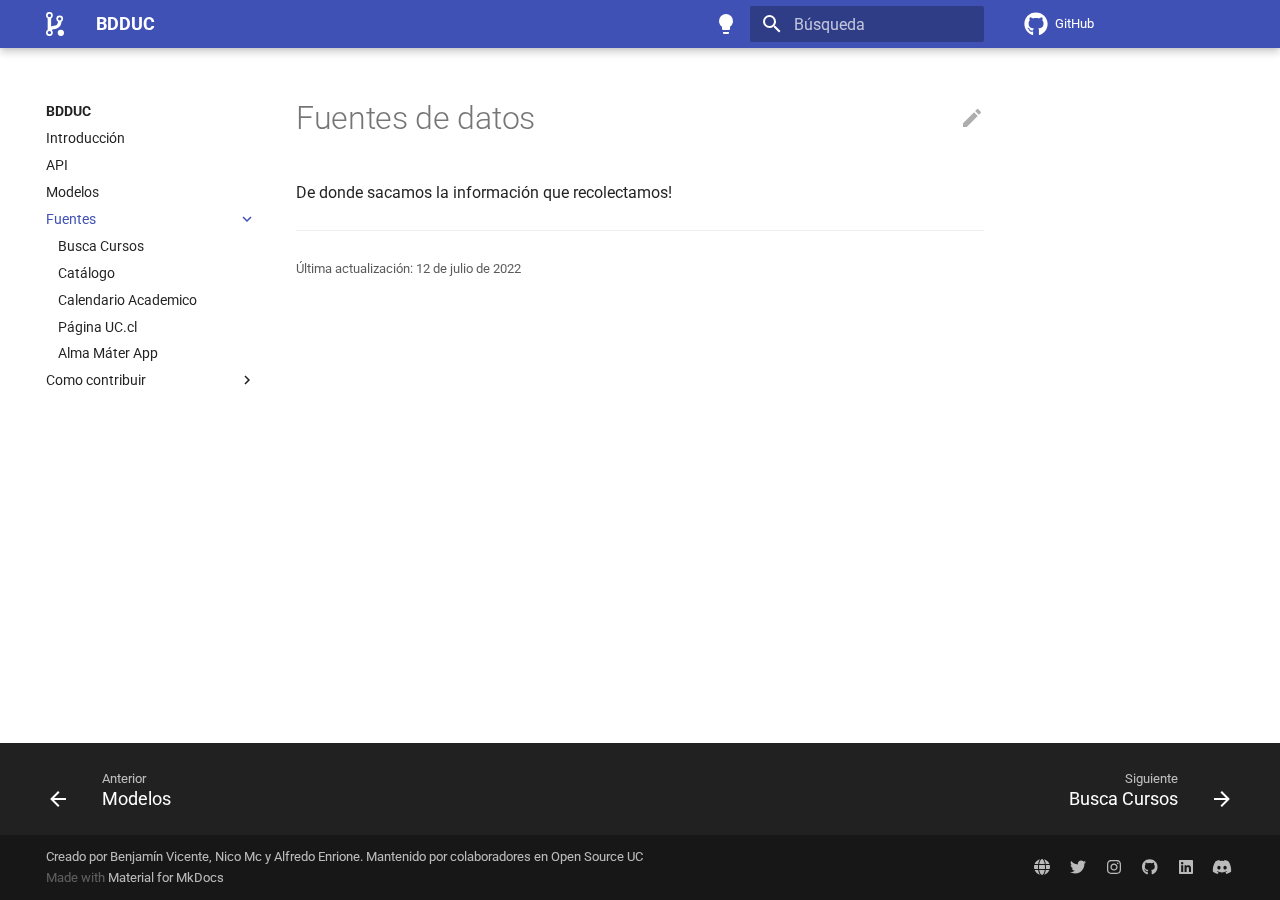
<file: sources/index.html>
<!doctype html>
<html lang="es" class="no-js">
  <head>
    
      <meta charset="utf-8">
      <meta name="viewport" content="width=device-width,initial-scale=1">
      
        <meta name="description" content="La Base de Datos Unificada y Comunitaria de la comunidad Open Source eUC">
      
      
      
      <link rel="icon" href="../assets/osuc-favicon.svg">
      <meta name="generator" content="mkdocs-1.3.0, mkdocs-material-8.3.9">
    
    
      
        <title>Fuentes de datos - BDDUC</title>
      
    
    
      <link rel="stylesheet" href="../assets/stylesheets/main.1d29e8d0.min.css">
      
        
        <link rel="stylesheet" href="../assets/stylesheets/palette.cbb835fc.min.css">
        
      
      
    
    
    
      
        
        
        <link rel="preconnect" href="https://fonts.gstatic.com" crossorigin>
        <link rel="stylesheet" href="https://fonts.googleapis.com/css?family=Roboto:300,300i,400,400i,700,700i%7CRoboto+Mono:400,400i,700,700i&display=fallback">
        <style>:root{--md-text-font:"Roboto";--md-code-font:"Roboto Mono"}</style>
      
    
    
      <link rel="stylesheet" href="../assets/extra.css">
    
    <script>__md_scope=new URL("..",location),__md_get=(e,_=localStorage,t=__md_scope)=>JSON.parse(_.getItem(t.pathname+"."+e)),__md_set=(e,_,t=localStorage,a=__md_scope)=>{try{t.setItem(a.pathname+"."+e,JSON.stringify(_))}catch(e){}}</script>
    
      

    
    
  </head>
  
  
    
    
      
    
    
    
    
    <body dir="ltr" data-md-color-scheme="default" data-md-color-primary="" data-md-color-accent="">
  
    
    
      <script>var palette=__md_get("__palette");if(palette&&"object"==typeof palette.color)for(var key of Object.keys(palette.color))document.body.setAttribute("data-md-color-"+key,palette.color[key])</script>
    
    <input class="md-toggle" data-md-toggle="drawer" type="checkbox" id="__drawer" autocomplete="off">
    <input class="md-toggle" data-md-toggle="search" type="checkbox" id="__search" autocomplete="off">
    <label class="md-overlay" for="__drawer"></label>
    <div data-md-component="skip">
      
        
        <a href="#fuentes-de-datos" class="md-skip">
          Saltar a contenido
        </a>
      
    </div>
    <div data-md-component="announce">
      
    </div>
    
    
      

<header class="md-header" data-md-component="header">
  <nav class="md-header__inner md-grid" aria-label="Cabecera">
    <a href=".." title="BDDUC" class="md-header__button md-logo" aria-label="BDDUC" data-md-component="logo">
      
  <img src="../assets/osuc-white.min.svg" alt="logo">

    </a>
    <label class="md-header__button md-icon" for="__drawer">
      <svg xmlns="http://www.w3.org/2000/svg" viewBox="0 0 24 24"><path d="M3 6h18v2H3V6m0 5h18v2H3v-2m0 5h18v2H3v-2Z"/></svg>
    </label>
    <div class="md-header__title" data-md-component="header-title">
      <div class="md-header__ellipsis">
        <div class="md-header__topic">
          <span class="md-ellipsis">
            BDDUC
          </span>
        </div>
        <div class="md-header__topic" data-md-component="header-topic">
          <span class="md-ellipsis">
            
              Fuentes de datos
            
          </span>
        </div>
      </div>
    </div>
    
      <form class="md-header__option" data-md-component="palette">
        
          
          
          <input class="md-option" data-md-color-media="(prefers-color-scheme: light)" data-md-color-scheme="default" data-md-color-primary="" data-md-color-accent=""  aria-label="Cambiar a tema oscuro"  type="radio" name="__palette" id="__palette_1">
          
            <label class="md-header__button md-icon" title="Cambiar a tema oscuro" for="__palette_2" hidden>
              <svg xmlns="http://www.w3.org/2000/svg" viewBox="0 0 24 24"><path d="M12 2a7 7 0 0 0-7 7c0 2.38 1.19 4.47 3 5.74V17a1 1 0 0 0 1 1h6a1 1 0 0 0 1-1v-2.26c1.81-1.27 3-3.36 3-5.74a7 7 0 0 0-7-7M9 21a1 1 0 0 0 1 1h4a1 1 0 0 0 1-1v-1H9v1Z"/></svg>
            </label>
          
        
          
          
          <input class="md-option" data-md-color-media="(prefers-color-scheme: dark)" data-md-color-scheme="slate" data-md-color-primary="" data-md-color-accent=""  aria-label="Cambiar a tema claro"  type="radio" name="__palette" id="__palette_2">
          
            <label class="md-header__button md-icon" title="Cambiar a tema claro" for="__palette_1" hidden>
              <svg xmlns="http://www.w3.org/2000/svg" viewBox="0 0 24 24"><path d="M12 2a7 7 0 0 1 7 7c0 2.38-1.19 4.47-3 5.74V17a1 1 0 0 1-1 1H9a1 1 0 0 1-1-1v-2.26C6.19 13.47 5 11.38 5 9a7 7 0 0 1 7-7M9 21v-1h6v1a1 1 0 0 1-1 1h-4a1 1 0 0 1-1-1m3-17a5 5 0 0 0-5 5c0 2.05 1.23 3.81 3 4.58V16h4v-2.42c1.77-.77 3-2.53 3-4.58a5 5 0 0 0-5-5Z"/></svg>
            </label>
          
        
      </form>
    
    
    
      <label class="md-header__button md-icon" for="__search">
        <svg xmlns="http://www.w3.org/2000/svg" viewBox="0 0 24 24"><path d="M9.5 3A6.5 6.5 0 0 1 16 9.5c0 1.61-.59 3.09-1.56 4.23l.27.27h.79l5 5-1.5 1.5-5-5v-.79l-.27-.27A6.516 6.516 0 0 1 9.5 16 6.5 6.5 0 0 1 3 9.5 6.5 6.5 0 0 1 9.5 3m0 2C7 5 5 7 5 9.5S7 14 9.5 14 14 12 14 9.5 12 5 9.5 5Z"/></svg>
      </label>
      <div class="md-search" data-md-component="search" role="dialog">
  <label class="md-search__overlay" for="__search"></label>
  <div class="md-search__inner" role="search">
    <form class="md-search__form" name="search">
      <input type="text" class="md-search__input" name="query" aria-label="Búsqueda" placeholder="Búsqueda" autocapitalize="off" autocorrect="off" autocomplete="off" spellcheck="false" data-md-component="search-query" required>
      <label class="md-search__icon md-icon" for="__search">
        <svg xmlns="http://www.w3.org/2000/svg" viewBox="0 0 24 24"><path d="M9.5 3A6.5 6.5 0 0 1 16 9.5c0 1.61-.59 3.09-1.56 4.23l.27.27h.79l5 5-1.5 1.5-5-5v-.79l-.27-.27A6.516 6.516 0 0 1 9.5 16 6.5 6.5 0 0 1 3 9.5 6.5 6.5 0 0 1 9.5 3m0 2C7 5 5 7 5 9.5S7 14 9.5 14 14 12 14 9.5 12 5 9.5 5Z"/></svg>
        <svg xmlns="http://www.w3.org/2000/svg" viewBox="0 0 24 24"><path d="M20 11v2H8l5.5 5.5-1.42 1.42L4.16 12l7.92-7.92L13.5 5.5 8 11h12Z"/></svg>
      </label>
      <nav class="md-search__options" aria-label="Search">
        
        <button type="reset" class="md-search__icon md-icon" aria-label="Limpiar" tabindex="-1">
          <svg xmlns="http://www.w3.org/2000/svg" viewBox="0 0 24 24"><path d="M19 6.41 17.59 5 12 10.59 6.41 5 5 6.41 10.59 12 5 17.59 6.41 19 12 13.41 17.59 19 19 17.59 13.41 12 19 6.41Z"/></svg>
        </button>
      </nav>
      
    </form>
    <div class="md-search__output">
      <div class="md-search__scrollwrap" data-md-scrollfix>
        <div class="md-search-result" data-md-component="search-result">
          <div class="md-search-result__meta">
            Inicializando búsqueda
          </div>
          <ol class="md-search-result__list"></ol>
        </div>
      </div>
    </div>
  </div>
</div>
    
    
      <div class="md-header__source">
        <a href="https://github.com/open-source-uc/bdd" title="Ir al repositorio" class="md-source" data-md-component="source">
  <div class="md-source__icon md-icon">
    
    <svg xmlns="http://www.w3.org/2000/svg" viewBox="0 0 496 512"><!--! Font Awesome Free 6.1.1 by @fontawesome - https://fontawesome.com License - https://fontawesome.com/license/free (Icons: CC BY 4.0, Fonts: SIL OFL 1.1, Code: MIT License) Copyright 2022 Fonticons, Inc.--><path d="M165.9 397.4c0 2-2.3 3.6-5.2 3.6-3.3.3-5.6-1.3-5.6-3.6 0-2 2.3-3.6 5.2-3.6 3-.3 5.6 1.3 5.6 3.6zm-31.1-4.5c-.7 2 1.3 4.3 4.3 4.9 2.6 1 5.6 0 6.2-2s-1.3-4.3-4.3-5.2c-2.6-.7-5.5.3-6.2 2.3zm44.2-1.7c-2.9.7-4.9 2.6-4.6 4.9.3 2 2.9 3.3 5.9 2.6 2.9-.7 4.9-2.6 4.6-4.6-.3-1.9-3-3.2-5.9-2.9zM244.8 8C106.1 8 0 113.3 0 252c0 110.9 69.8 205.8 169.5 239.2 12.8 2.3 17.3-5.6 17.3-12.1 0-6.2-.3-40.4-.3-61.4 0 0-70 15-84.7-29.8 0 0-11.4-29.1-27.8-36.6 0 0-22.9-15.7 1.6-15.4 0 0 24.9 2 38.6 25.8 21.9 38.6 58.6 27.5 72.9 20.9 2.3-16 8.8-27.1 16-33.7-55.9-6.2-112.3-14.3-112.3-110.5 0-27.5 7.6-41.3 23.6-58.9-2.6-6.5-11.1-33.3 2.6-67.9 20.9-6.5 69 27 69 27 20-5.6 41.5-8.5 62.8-8.5s42.8 2.9 62.8 8.5c0 0 48.1-33.6 69-27 13.7 34.7 5.2 61.4 2.6 67.9 16 17.7 25.8 31.5 25.8 58.9 0 96.5-58.9 104.2-114.8 110.5 9.2 7.9 17 22.9 17 46.4 0 33.7-.3 75.4-.3 83.6 0 6.5 4.6 14.4 17.3 12.1C428.2 457.8 496 362.9 496 252 496 113.3 383.5 8 244.8 8zM97.2 352.9c-1.3 1-1 3.3.7 5.2 1.6 1.6 3.9 2.3 5.2 1 1.3-1 1-3.3-.7-5.2-1.6-1.6-3.9-2.3-5.2-1zm-10.8-8.1c-.7 1.3.3 2.9 2.3 3.9 1.6 1 3.6.7 4.3-.7.7-1.3-.3-2.9-2.3-3.9-2-.6-3.6-.3-4.3.7zm32.4 35.6c-1.6 1.3-1 4.3 1.3 6.2 2.3 2.3 5.2 2.6 6.5 1 1.3-1.3.7-4.3-1.3-6.2-2.2-2.3-5.2-2.6-6.5-1zm-11.4-14.7c-1.6 1-1.6 3.6 0 5.9 1.6 2.3 4.3 3.3 5.6 2.3 1.6-1.3 1.6-3.9 0-6.2-1.4-2.3-4-3.3-5.6-2z"/></svg>
  </div>
  <div class="md-source__repository">
    GitHub
  </div>
</a>
      </div>
    
  </nav>
  
</header>
    
    <div class="md-container" data-md-component="container">
      
      
        
          
        
      
      <main class="md-main" data-md-component="main">
        <div class="md-main__inner md-grid">
          
            
              
              <div class="md-sidebar md-sidebar--primary" data-md-component="sidebar" data-md-type="navigation" >
                <div class="md-sidebar__scrollwrap">
                  <div class="md-sidebar__inner">
                    


<nav class="md-nav md-nav--primary" aria-label="Navegación" data-md-level="0">
  <label class="md-nav__title" for="__drawer">
    <a href=".." title="BDDUC" class="md-nav__button md-logo" aria-label="BDDUC" data-md-component="logo">
      
  <img src="../assets/osuc-white.min.svg" alt="logo">

    </a>
    BDDUC
  </label>
  
    <div class="md-nav__source">
      <a href="https://github.com/open-source-uc/bdd" title="Ir al repositorio" class="md-source" data-md-component="source">
  <div class="md-source__icon md-icon">
    
    <svg xmlns="http://www.w3.org/2000/svg" viewBox="0 0 496 512"><!--! Font Awesome Free 6.1.1 by @fontawesome - https://fontawesome.com License - https://fontawesome.com/license/free (Icons: CC BY 4.0, Fonts: SIL OFL 1.1, Code: MIT License) Copyright 2022 Fonticons, Inc.--><path d="M165.9 397.4c0 2-2.3 3.6-5.2 3.6-3.3.3-5.6-1.3-5.6-3.6 0-2 2.3-3.6 5.2-3.6 3-.3 5.6 1.3 5.6 3.6zm-31.1-4.5c-.7 2 1.3 4.3 4.3 4.9 2.6 1 5.6 0 6.2-2s-1.3-4.3-4.3-5.2c-2.6-.7-5.5.3-6.2 2.3zm44.2-1.7c-2.9.7-4.9 2.6-4.6 4.9.3 2 2.9 3.3 5.9 2.6 2.9-.7 4.9-2.6 4.6-4.6-.3-1.9-3-3.2-5.9-2.9zM244.8 8C106.1 8 0 113.3 0 252c0 110.9 69.8 205.8 169.5 239.2 12.8 2.3 17.3-5.6 17.3-12.1 0-6.2-.3-40.4-.3-61.4 0 0-70 15-84.7-29.8 0 0-11.4-29.1-27.8-36.6 0 0-22.9-15.7 1.6-15.4 0 0 24.9 2 38.6 25.8 21.9 38.6 58.6 27.5 72.9 20.9 2.3-16 8.8-27.1 16-33.7-55.9-6.2-112.3-14.3-112.3-110.5 0-27.5 7.6-41.3 23.6-58.9-2.6-6.5-11.1-33.3 2.6-67.9 20.9-6.5 69 27 69 27 20-5.6 41.5-8.5 62.8-8.5s42.8 2.9 62.8 8.5c0 0 48.1-33.6 69-27 13.7 34.7 5.2 61.4 2.6 67.9 16 17.7 25.8 31.5 25.8 58.9 0 96.5-58.9 104.2-114.8 110.5 9.2 7.9 17 22.9 17 46.4 0 33.7-.3 75.4-.3 83.6 0 6.5 4.6 14.4 17.3 12.1C428.2 457.8 496 362.9 496 252 496 113.3 383.5 8 244.8 8zM97.2 352.9c-1.3 1-1 3.3.7 5.2 1.6 1.6 3.9 2.3 5.2 1 1.3-1 1-3.3-.7-5.2-1.6-1.6-3.9-2.3-5.2-1zm-10.8-8.1c-.7 1.3.3 2.9 2.3 3.9 1.6 1 3.6.7 4.3-.7.7-1.3-.3-2.9-2.3-3.9-2-.6-3.6-.3-4.3.7zm32.4 35.6c-1.6 1.3-1 4.3 1.3 6.2 2.3 2.3 5.2 2.6 6.5 1 1.3-1.3.7-4.3-1.3-6.2-2.2-2.3-5.2-2.6-6.5-1zm-11.4-14.7c-1.6 1-1.6 3.6 0 5.9 1.6 2.3 4.3 3.3 5.6 2.3 1.6-1.3 1.6-3.9 0-6.2-1.4-2.3-4-3.3-5.6-2z"/></svg>
  </div>
  <div class="md-source__repository">
    GitHub
  </div>
</a>
    </div>
  
  <ul class="md-nav__list" data-md-scrollfix>
    
      
      
      

  
  
  
    <li class="md-nav__item">
      <a href=".." class="md-nav__link">
        Introducción
      </a>
    </li>
  

    
      
      
      

  
  
  
    <li class="md-nav__item">
      <a href="../api/" class="md-nav__link">
        API
      </a>
    </li>
  

    
      
      
      

  
  
  
    
    <li class="md-nav__item md-nav__item--nested">
      
      
        <input class="md-nav__toggle md-toggle" data-md-toggle="__nav_3" type="checkbox" id="__nav_3" >
      
      
      
        
          
            
          
        
      
      
        
        
        <div class="md-nav__link md-nav__link--index ">
          <a href="../models/">Modelos</a>
          
        </div>
      
      <nav class="md-nav" aria-label="Modelos" data-md-level="1">
        <label class="md-nav__title" for="__nav_3">
          <span class="md-nav__icon md-icon"></span>
          Modelos
        </label>
        <ul class="md-nav__list" data-md-scrollfix>
          
            
          
        </ul>
      </nav>
    </li>
  

    
      
      
      

  
  
    
  
  
    
    <li class="md-nav__item md-nav__item--active md-nav__item--nested">
      
      
        <input class="md-nav__toggle md-toggle" data-md-toggle="__nav_4" type="checkbox" id="__nav_4" checked>
      
      
      
        
          
            
          
        
          
        
          
        
          
        
          
        
          
        
      
      
        
        
        <div class="md-nav__link md-nav__link--index md-nav__link--active">
          <a href="./">Fuentes</a>
          
            <label for="__nav_4">
              <span class="md-nav__icon md-icon"></span>
            </label>
          
        </div>
      
      <nav class="md-nav" aria-label="Fuentes" data-md-level="1">
        <label class="md-nav__title" for="__nav_4">
          <span class="md-nav__icon md-icon"></span>
          Fuentes
        </label>
        <ul class="md-nav__list" data-md-scrollfix>
          
            
          
            
              
  
  
  
    <li class="md-nav__item">
      <a href="buscacursos/" class="md-nav__link">
        Busca Cursos
      </a>
    </li>
  

            
          
            
              
  
  
  
    <li class="md-nav__item">
      <a href="catalogo/" class="md-nav__link">
        Catálogo
      </a>
    </li>
  

            
          
            
              
  
  
  
    <li class="md-nav__item">
      <a href="calendario_academico/" class="md-nav__link">
        Calendario Academico
      </a>
    </li>
  

            
          
            
              
  
  
  
    <li class="md-nav__item">
      <a href="uc/" class="md-nav__link">
        Página UC.cl
      </a>
    </li>
  

            
          
            
              
  
  
  
    <li class="md-nav__item">
      <a href="almapp/" class="md-nav__link">
        Alma Máter App
      </a>
    </li>
  

            
          
        </ul>
      </nav>
    </li>
  

    
      
      
      

  
  
  
    
    <li class="md-nav__item md-nav__item--nested">
      
      
        <input class="md-nav__toggle md-toggle" data-md-toggle="__nav_5" type="checkbox" id="__nav_5" >
      
      
      
        
          
            
          
        
          
        
          
        
          
        
      
      
        
        
        <div class="md-nav__link md-nav__link--index ">
          <a href="../contribute/">Como contribuir</a>
          
            <label for="__nav_5">
              <span class="md-nav__icon md-icon"></span>
            </label>
          
        </div>
      
      <nav class="md-nav" aria-label="Como contribuir" data-md-level="1">
        <label class="md-nav__title" for="__nav_5">
          <span class="md-nav__icon md-icon"></span>
          Como contribuir
        </label>
        <ul class="md-nav__list" data-md-scrollfix>
          
            
          
            
              
  
  
  
    <li class="md-nav__item">
      <a href="../contribute/docs/" class="md-nav__link">
        Documentación
      </a>
    </li>
  

            
          
            
              
  
  
  
    <li class="md-nav__item">
      <a href="../contribute/orm/" class="md-nav__link">
        Modelos
      </a>
    </li>
  

            
          
            
              
  
  
  
    <li class="md-nav__item">
      <a href="../contribute/rest_api/" class="md-nav__link">
        Rest API
      </a>
    </li>
  

            
          
        </ul>
      </nav>
    </li>
  

    
  </ul>
</nav>
                  </div>
                </div>
              </div>
            
            
              
              <div class="md-sidebar md-sidebar--secondary" data-md-component="sidebar" data-md-type="toc" >
                <div class="md-sidebar__scrollwrap">
                  <div class="md-sidebar__inner">
                    

<nav class="md-nav md-nav--secondary" aria-label="Tabla de contenidos">
  
  
  
    
  
  
</nav>
                  </div>
                </div>
              </div>
            
          
          <div class="md-content" data-md-component="content">
            <article class="md-content__inner md-typeset">
              
                
  <a href="https://github.com/open-source-uc/bdd/edit/main/docs/sources/index.md" title="Editar esta página" class="md-content__button md-icon">
    <svg xmlns="http://www.w3.org/2000/svg" viewBox="0 0 24 24"><path d="M20.71 7.04c.39-.39.39-1.04 0-1.41l-2.34-2.34c-.37-.39-1.02-.39-1.41 0l-1.84 1.83 3.75 3.75M3 17.25V21h3.75L17.81 9.93l-3.75-3.75L3 17.25Z"/></svg>
  </a>



<h1 id="fuentes-de-datos">Fuentes de datos</h1>
<p>De donde sacamos la información que recolectamos!</p>

  <hr>
<div class="md-source-file">
  <small>
    
      Última actualización:
      <span class="git-revision-date-localized-plugin git-revision-date-localized-plugin-date">12 de julio de 2022</span>
      
    
  </small>
</div>

              
            </article>
            
          </div>
        </div>
        
      </main>
      
        <footer class="md-footer">
  
    
    <nav class="md-footer__inner md-grid" aria-label="Pie" >
      
        
        <a href="../models/" class="md-footer__link md-footer__link--prev" aria-label="Anterior: Modelos" rel="prev">
          <div class="md-footer__button md-icon">
            <svg xmlns="http://www.w3.org/2000/svg" viewBox="0 0 24 24"><path d="M20 11v2H8l5.5 5.5-1.42 1.42L4.16 12l7.92-7.92L13.5 5.5 8 11h12Z"/></svg>
          </div>
          <div class="md-footer__title">
            <div class="md-ellipsis">
              <span class="md-footer__direction">
                Anterior
              </span>
              Modelos
            </div>
          </div>
        </a>
      
      
        
        <a href="buscacursos/" class="md-footer__link md-footer__link--next" aria-label="Siguiente: Busca Cursos" rel="next">
          <div class="md-footer__title">
            <div class="md-ellipsis">
              <span class="md-footer__direction">
                Siguiente
              </span>
              Busca Cursos
            </div>
          </div>
          <div class="md-footer__button md-icon">
            <svg xmlns="http://www.w3.org/2000/svg" viewBox="0 0 24 24"><path d="M4 11v2h12l-5.5 5.5 1.42 1.42L19.84 12l-7.92-7.92L10.5 5.5 16 11H4Z"/></svg>
          </div>
        </a>
      
    </nav>
  
  <div class="md-footer-meta md-typeset">
    <div class="md-footer-meta__inner md-grid">
      <div class="md-copyright">
  
    <div class="md-copyright__highlight">
      Creado por Benjamín Vicente, Nico Mc y Alfredo Enrione. Mantenido por <a href="https://github.com/open-source-uc/bdd/graphs/contributors" target="_blank" rel="noopener">colaboradores</a> en <a href="https://github.com/open-source-uc" target="_blank" rel="noopener">Open Source UC</a>

    </div>
  
  
    Made with
    <a href="https://squidfunk.github.io/mkdocs-material/" target="_blank" rel="noopener">
      Material for MkDocs
    </a>
  
</div>
      
        <div class="md-social">
  
    
    
      
      
    
    <a href="https://osuc.dev" target="_blank" rel="noopener" title="osuc.dev" class="md-social__link">
      <svg xmlns="http://www.w3.org/2000/svg" viewBox="0 0 512 512"><!--! Font Awesome Free 6.1.1 by @fontawesome - https://fontawesome.com License - https://fontawesome.com/license/free (Icons: CC BY 4.0, Fonts: SIL OFL 1.1, Code: MIT License) Copyright 2022 Fonticons, Inc.--><path d="M352 256c0 22.2-1.2 43.6-3.3 64H163.3c-2.1-20.4-4.2-41.8-4.2-64 0-22.2 2.1-43.6 4.2-64h185.4c2.1 20.4 3.3 41.8 3.3 64zm151.9-64c5.3 20.5 8.1 41.9 8.1 64s-2.8 43.5-8.1 64H380.8c2.1-20.6 3.2-42.9 3.2-64 0-22-1.1-43.4-3.2-64h123.1zm-10.5-32H376.7c-10-63.86-29.8-117.38-55.3-151.558C399.8 29.09 463.4 85.94 493.4 160zm-149.1 0H167.7c6.1-36.4 15.5-68.62 27-94.65 10.5-23.61 22.2-40.74 33.5-51.54C239.4 3.178 248.7 0 256 0c7.3 0 16.6 3.178 27.8 13.81 11.3 10.8 23 27.93 33.5 51.54 11.5 26.03 20.9 58.25 27 94.65zm-325.69 0C48.59 85.94 112.2 29.09 190.6 8.442 165.1 42.62 145.3 96.14 135.3 160H18.61zm112.59 32c-2.1 20.6-4.1 42-4.1 64 0 21.1 2 43.4 4.1 64H8.065C2.8 299.5 0 278.1 0 256s2.8-43.5 8.065-64H131.2zm63.5 254.6c-11.5-26-20.9-58.2-27-94.6h176.6c-6.1 36.4-15.5 68.6-27 94.6-10.5 23.7-22.2 40.8-33.5 51.6-11.2 10.6-20.5 13.8-28.7 13.8-6.4 0-15.7-3.2-26.9-13.8-11.3-10.8-23-27.9-33.5-51.6zm-4.1 57C112.2 482.9 48.59 426.1 18.61 352H135.3c10 63.9 29.8 117.4 55.3 151.6zm130.8 0c25.5-34.2 45.3-87.7 55.3-151.6h116.7c-30 74.1-93.6 130.9-172 151.6z"/></svg>
    </a>
  
    
    
      
      
    
    <a href="https://twitter.com/OpenSource_eUC" target="_blank" rel="noopener" title="twitter.com" class="md-social__link">
      <svg xmlns="http://www.w3.org/2000/svg" viewBox="0 0 512 512"><!--! Font Awesome Free 6.1.1 by @fontawesome - https://fontawesome.com License - https://fontawesome.com/license/free (Icons: CC BY 4.0, Fonts: SIL OFL 1.1, Code: MIT License) Copyright 2022 Fonticons, Inc.--><path d="M459.37 151.716c.325 4.548.325 9.097.325 13.645 0 138.72-105.583 298.558-298.558 298.558-59.452 0-114.68-17.219-161.137-47.106 8.447.974 16.568 1.299 25.34 1.299 49.055 0 94.213-16.568 130.274-44.832-46.132-.975-84.792-31.188-98.112-72.772 6.498.974 12.995 1.624 19.818 1.624 9.421 0 18.843-1.3 27.614-3.573-48.081-9.747-84.143-51.98-84.143-102.985v-1.299c13.969 7.797 30.214 12.67 47.431 13.319-28.264-18.843-46.781-51.005-46.781-87.391 0-19.492 5.197-37.36 14.294-52.954 51.655 63.675 129.3 105.258 216.365 109.807-1.624-7.797-2.599-15.918-2.599-24.04 0-57.828 46.782-104.934 104.934-104.934 30.213 0 57.502 12.67 76.67 33.137 23.715-4.548 46.456-13.32 66.599-25.34-7.798 24.366-24.366 44.833-46.132 57.827 21.117-2.273 41.584-8.122 60.426-16.243-14.292 20.791-32.161 39.308-52.628 54.253z"/></svg>
    </a>
  
    
    
      
      
    
    <a href="https://www.instagram.com/opensource_euc/" target="_blank" rel="noopener" title="www.instagram.com" class="md-social__link">
      <svg xmlns="http://www.w3.org/2000/svg" viewBox="0 0 448 512"><!--! Font Awesome Free 6.1.1 by @fontawesome - https://fontawesome.com License - https://fontawesome.com/license/free (Icons: CC BY 4.0, Fonts: SIL OFL 1.1, Code: MIT License) Copyright 2022 Fonticons, Inc.--><path d="M224.1 141c-63.6 0-114.9 51.3-114.9 114.9s51.3 114.9 114.9 114.9S339 319.5 339 255.9 287.7 141 224.1 141zm0 189.6c-41.1 0-74.7-33.5-74.7-74.7s33.5-74.7 74.7-74.7 74.7 33.5 74.7 74.7-33.6 74.7-74.7 74.7zm146.4-194.3c0 14.9-12 26.8-26.8 26.8-14.9 0-26.8-12-26.8-26.8s12-26.8 26.8-26.8 26.8 12 26.8 26.8zm76.1 27.2c-1.7-35.9-9.9-67.7-36.2-93.9-26.2-26.2-58-34.4-93.9-36.2-37-2.1-147.9-2.1-184.9 0-35.8 1.7-67.6 9.9-93.9 36.1s-34.4 58-36.2 93.9c-2.1 37-2.1 147.9 0 184.9 1.7 35.9 9.9 67.7 36.2 93.9s58 34.4 93.9 36.2c37 2.1 147.9 2.1 184.9 0 35.9-1.7 67.7-9.9 93.9-36.2 26.2-26.2 34.4-58 36.2-93.9 2.1-37 2.1-147.8 0-184.8zM398.8 388c-7.8 19.6-22.9 34.7-42.6 42.6-29.5 11.7-99.5 9-132.1 9s-102.7 2.6-132.1-9c-19.6-7.8-34.7-22.9-42.6-42.6-11.7-29.5-9-99.5-9-132.1s-2.6-102.7 9-132.1c7.8-19.6 22.9-34.7 42.6-42.6 29.5-11.7 99.5-9 132.1-9s102.7-2.6 132.1 9c19.6 7.8 34.7 22.9 42.6 42.6 11.7 29.5 9 99.5 9 132.1s2.7 102.7-9 132.1z"/></svg>
    </a>
  
    
    
      
      
    
    <a href="https://github.com/open-source-uc" target="_blank" rel="noopener" title="github.com" class="md-social__link">
      <svg xmlns="http://www.w3.org/2000/svg" viewBox="0 0 496 512"><!--! Font Awesome Free 6.1.1 by @fontawesome - https://fontawesome.com License - https://fontawesome.com/license/free (Icons: CC BY 4.0, Fonts: SIL OFL 1.1, Code: MIT License) Copyright 2022 Fonticons, Inc.--><path d="M165.9 397.4c0 2-2.3 3.6-5.2 3.6-3.3.3-5.6-1.3-5.6-3.6 0-2 2.3-3.6 5.2-3.6 3-.3 5.6 1.3 5.6 3.6zm-31.1-4.5c-.7 2 1.3 4.3 4.3 4.9 2.6 1 5.6 0 6.2-2s-1.3-4.3-4.3-5.2c-2.6-.7-5.5.3-6.2 2.3zm44.2-1.7c-2.9.7-4.9 2.6-4.6 4.9.3 2 2.9 3.3 5.9 2.6 2.9-.7 4.9-2.6 4.6-4.6-.3-1.9-3-3.2-5.9-2.9zM244.8 8C106.1 8 0 113.3 0 252c0 110.9 69.8 205.8 169.5 239.2 12.8 2.3 17.3-5.6 17.3-12.1 0-6.2-.3-40.4-.3-61.4 0 0-70 15-84.7-29.8 0 0-11.4-29.1-27.8-36.6 0 0-22.9-15.7 1.6-15.4 0 0 24.9 2 38.6 25.8 21.9 38.6 58.6 27.5 72.9 20.9 2.3-16 8.8-27.1 16-33.7-55.9-6.2-112.3-14.3-112.3-110.5 0-27.5 7.6-41.3 23.6-58.9-2.6-6.5-11.1-33.3 2.6-67.9 20.9-6.5 69 27 69 27 20-5.6 41.5-8.5 62.8-8.5s42.8 2.9 62.8 8.5c0 0 48.1-33.6 69-27 13.7 34.7 5.2 61.4 2.6 67.9 16 17.7 25.8 31.5 25.8 58.9 0 96.5-58.9 104.2-114.8 110.5 9.2 7.9 17 22.9 17 46.4 0 33.7-.3 75.4-.3 83.6 0 6.5 4.6 14.4 17.3 12.1C428.2 457.8 496 362.9 496 252 496 113.3 383.5 8 244.8 8zM97.2 352.9c-1.3 1-1 3.3.7 5.2 1.6 1.6 3.9 2.3 5.2 1 1.3-1 1-3.3-.7-5.2-1.6-1.6-3.9-2.3-5.2-1zm-10.8-8.1c-.7 1.3.3 2.9 2.3 3.9 1.6 1 3.6.7 4.3-.7.7-1.3-.3-2.9-2.3-3.9-2-.6-3.6-.3-4.3.7zm32.4 35.6c-1.6 1.3-1 4.3 1.3 6.2 2.3 2.3 5.2 2.6 6.5 1 1.3-1.3.7-4.3-1.3-6.2-2.2-2.3-5.2-2.6-6.5-1zm-11.4-14.7c-1.6 1-1.6 3.6 0 5.9 1.6 2.3 4.3 3.3 5.6 2.3 1.6-1.3 1.6-3.9 0-6.2-1.4-2.3-4-3.3-5.6-2z"/></svg>
    </a>
  
    
    
      
      
    
    <a href="https://linkedin.com/company/open-source-euc" target="_blank" rel="noopener" title="linkedin.com" class="md-social__link">
      <svg xmlns="http://www.w3.org/2000/svg" viewBox="0 0 448 512"><!--! Font Awesome Free 6.1.1 by @fontawesome - https://fontawesome.com License - https://fontawesome.com/license/free (Icons: CC BY 4.0, Fonts: SIL OFL 1.1, Code: MIT License) Copyright 2022 Fonticons, Inc.--><path d="M416 32H31.9C14.3 32 0 46.5 0 64.3v383.4C0 465.5 14.3 480 31.9 480H416c17.6 0 32-14.5 32-32.3V64.3c0-17.8-14.4-32.3-32-32.3zM135.4 416H69V202.2h66.5V416zm-33.2-243c-21.3 0-38.5-17.3-38.5-38.5S80.9 96 102.2 96c21.2 0 38.5 17.3 38.5 38.5 0 21.3-17.2 38.5-38.5 38.5zm282.1 243h-66.4V312c0-24.8-.5-56.7-34.5-56.7-34.6 0-39.9 27-39.9 54.9V416h-66.4V202.2h63.7v29.2h.9c8.9-16.8 30.6-34.5 62.9-34.5 67.2 0 79.7 44.3 79.7 101.9V416z"/></svg>
    </a>
  
    
    
      
      
    
    <a href="https://discord.gg/VMXCNAvjPW" target="_blank" rel="noopener" title="discord.gg" class="md-social__link">
      <svg xmlns="http://www.w3.org/2000/svg" viewBox="0 0 640 512"><!--! Font Awesome Free 6.1.1 by @fontawesome - https://fontawesome.com License - https://fontawesome.com/license/free (Icons: CC BY 4.0, Fonts: SIL OFL 1.1, Code: MIT License) Copyright 2022 Fonticons, Inc.--><path d="M524.531 69.836a1.5 1.5 0 0 0-.764-.7A485.065 485.065 0 0 0 404.081 32.03a1.816 1.816 0 0 0-1.923.91 337.461 337.461 0 0 0-14.9 30.6 447.848 447.848 0 0 0-134.426 0 309.541 309.541 0 0 0-15.135-30.6 1.89 1.89 0 0 0-1.924-.91 483.689 483.689 0 0 0-119.688 37.107 1.712 1.712 0 0 0-.788.676C39.068 183.651 18.186 294.69 28.43 404.354a2.016 2.016 0 0 0 .765 1.375 487.666 487.666 0 0 0 146.825 74.189 1.9 1.9 0 0 0 2.063-.676A348.2 348.2 0 0 0 208.12 430.4a1.86 1.86 0 0 0-1.019-2.588 321.173 321.173 0 0 1-45.868-21.853 1.885 1.885 0 0 1-.185-3.126 251.047 251.047 0 0 0 9.109-7.137 1.819 1.819 0 0 1 1.9-.256c96.229 43.917 200.41 43.917 295.5 0a1.812 1.812 0 0 1 1.924.233 234.533 234.533 0 0 0 9.132 7.16 1.884 1.884 0 0 1-.162 3.126 301.407 301.407 0 0 1-45.89 21.83 1.875 1.875 0 0 0-1 2.611 391.055 391.055 0 0 0 30.014 48.815 1.864 1.864 0 0 0 2.063.7A486.048 486.048 0 0 0 610.7 405.729a1.882 1.882 0 0 0 .765-1.352c12.264-126.783-20.532-236.912-86.934-334.541ZM222.491 337.58c-28.972 0-52.844-26.587-52.844-59.239s23.409-59.241 52.844-59.241c29.665 0 53.306 26.82 52.843 59.239 0 32.654-23.41 59.241-52.843 59.241Zm195.38 0c-28.971 0-52.843-26.587-52.843-59.239s23.409-59.241 52.843-59.241c29.667 0 53.307 26.82 52.844 59.239 0 32.654-23.177 59.241-52.844 59.241Z"/></svg>
    </a>
  
</div>
      
    </div>
  </div>
</footer>
      
    </div>
    <div class="md-dialog" data-md-component="dialog">
      <div class="md-dialog__inner md-typeset"></div>
    </div>
    <script id="__config" type="application/json">{"base": "..", "features": ["navigation.instant", "navigation.indexes", "search.highlight"], "search": "../assets/javascripts/workers/search.b97dbffb.min.js", "translations": {"clipboard.copied": "Copiado al portapapeles", "clipboard.copy": "Copiar al portapapeles", "search.config.lang": "es", "search.config.pipeline": "trimmer, stopWordFilter", "search.config.separator": "[\\s\\-]+", "search.placeholder": "B\u00fasqueda", "search.result.more.one": "1 m\u00e1s en esta p\u00e1gina", "search.result.more.other": "# m\u00e1s en esta p\u00e1gina", "search.result.none": "No se encontraron documentos", "search.result.one": "1 documento encontrado", "search.result.other": "# documentos encontrados", "search.result.placeholder": "Teclee para comenzar b\u00fasqueda", "search.result.term.missing": "Falta", "select.version.title": "Seleccionar versi\u00f3n"}}</script>
    
    
      <script src="../assets/javascripts/bundle.6c7ad80a.min.js"></script>
      
    
  </body>
</html>
</file>
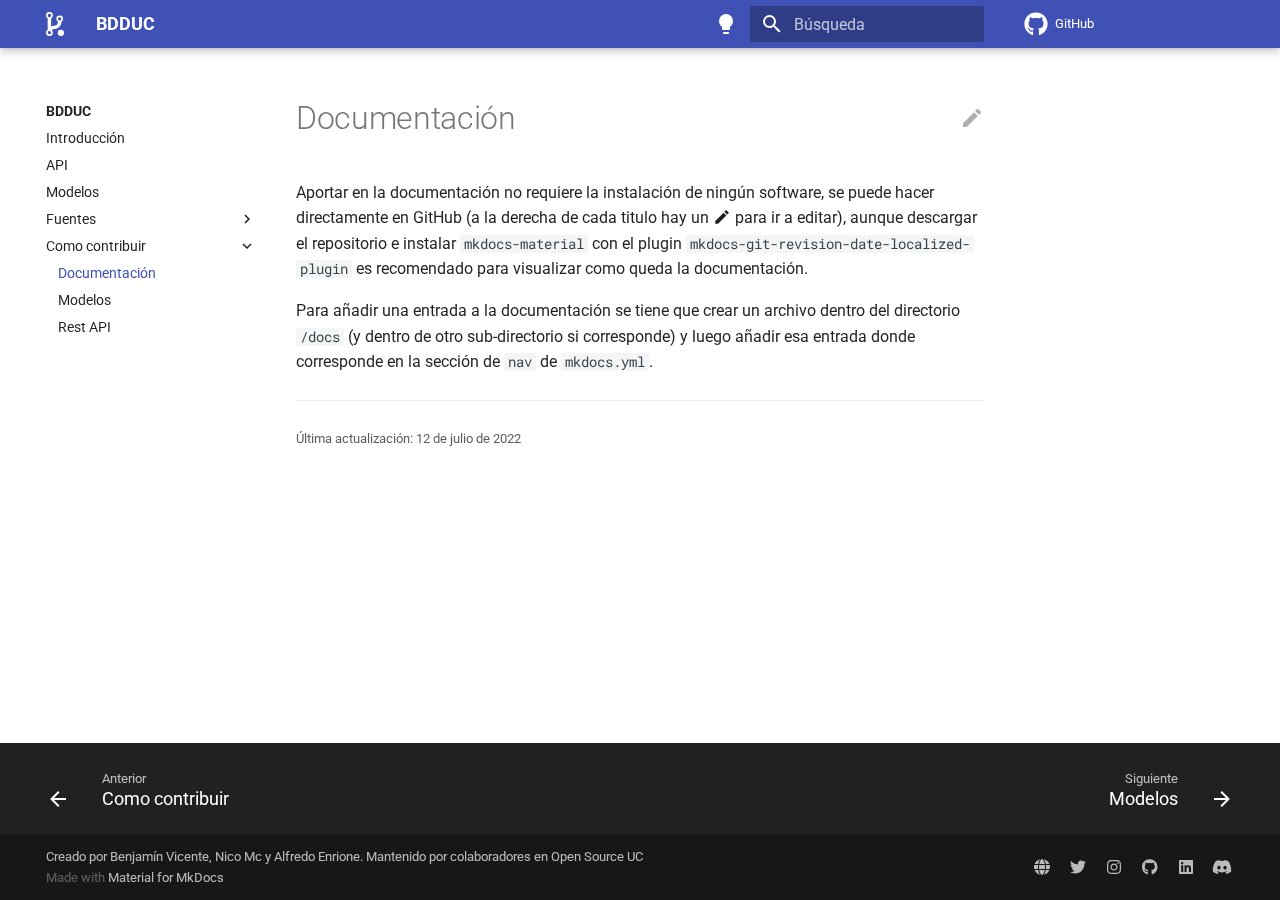
<file: contribute/docs/index.html>
<!doctype html>
<html lang="es" class="no-js">
  <head>
    
      <meta charset="utf-8">
      <meta name="viewport" content="width=device-width,initial-scale=1">
      
        <meta name="description" content="La Base de Datos Unificada y Comunitaria de la comunidad Open Source eUC">
      
      
      
      <link rel="icon" href="../../assets/osuc-favicon.svg">
      <meta name="generator" content="mkdocs-1.3.0, mkdocs-material-8.3.9">
    
    
      
        <title>Documentación - BDDUC</title>
      
    
    
      <link rel="stylesheet" href="../../assets/stylesheets/main.1d29e8d0.min.css">
      
        
        <link rel="stylesheet" href="../../assets/stylesheets/palette.cbb835fc.min.css">
        
      
      
    
    
    
      
        
        
        <link rel="preconnect" href="https://fonts.gstatic.com" crossorigin>
        <link rel="stylesheet" href="https://fonts.googleapis.com/css?family=Roboto:300,300i,400,400i,700,700i%7CRoboto+Mono:400,400i,700,700i&display=fallback">
        <style>:root{--md-text-font:"Roboto";--md-code-font:"Roboto Mono"}</style>
      
    
    
      <link rel="stylesheet" href="../../assets/extra.css">
    
    <script>__md_scope=new URL("../..",location),__md_get=(e,_=localStorage,t=__md_scope)=>JSON.parse(_.getItem(t.pathname+"."+e)),__md_set=(e,_,t=localStorage,a=__md_scope)=>{try{t.setItem(a.pathname+"."+e,JSON.stringify(_))}catch(e){}}</script>
    
      

    
    
  </head>
  
  
    
    
      
    
    
    
    
    <body dir="ltr" data-md-color-scheme="default" data-md-color-primary="" data-md-color-accent="">
  
    
    
      <script>var palette=__md_get("__palette");if(palette&&"object"==typeof palette.color)for(var key of Object.keys(palette.color))document.body.setAttribute("data-md-color-"+key,palette.color[key])</script>
    
    <input class="md-toggle" data-md-toggle="drawer" type="checkbox" id="__drawer" autocomplete="off">
    <input class="md-toggle" data-md-toggle="search" type="checkbox" id="__search" autocomplete="off">
    <label class="md-overlay" for="__drawer"></label>
    <div data-md-component="skip">
      
        
        <a href="#documentacion" class="md-skip">
          Saltar a contenido
        </a>
      
    </div>
    <div data-md-component="announce">
      
    </div>
    
    
      

<header class="md-header" data-md-component="header">
  <nav class="md-header__inner md-grid" aria-label="Cabecera">
    <a href="../.." title="BDDUC" class="md-header__button md-logo" aria-label="BDDUC" data-md-component="logo">
      
  <img src="../../assets/osuc-white.min.svg" alt="logo">

    </a>
    <label class="md-header__button md-icon" for="__drawer">
      <svg xmlns="http://www.w3.org/2000/svg" viewBox="0 0 24 24"><path d="M3 6h18v2H3V6m0 5h18v2H3v-2m0 5h18v2H3v-2Z"/></svg>
    </label>
    <div class="md-header__title" data-md-component="header-title">
      <div class="md-header__ellipsis">
        <div class="md-header__topic">
          <span class="md-ellipsis">
            BDDUC
          </span>
        </div>
        <div class="md-header__topic" data-md-component="header-topic">
          <span class="md-ellipsis">
            
              Documentación
            
          </span>
        </div>
      </div>
    </div>
    
      <form class="md-header__option" data-md-component="palette">
        
          
          
          <input class="md-option" data-md-color-media="(prefers-color-scheme: light)" data-md-color-scheme="default" data-md-color-primary="" data-md-color-accent=""  aria-label="Cambiar a tema oscuro"  type="radio" name="__palette" id="__palette_1">
          
            <label class="md-header__button md-icon" title="Cambiar a tema oscuro" for="__palette_2" hidden>
              <svg xmlns="http://www.w3.org/2000/svg" viewBox="0 0 24 24"><path d="M12 2a7 7 0 0 0-7 7c0 2.38 1.19 4.47 3 5.74V17a1 1 0 0 0 1 1h6a1 1 0 0 0 1-1v-2.26c1.81-1.27 3-3.36 3-5.74a7 7 0 0 0-7-7M9 21a1 1 0 0 0 1 1h4a1 1 0 0 0 1-1v-1H9v1Z"/></svg>
            </label>
          
        
          
          
          <input class="md-option" data-md-color-media="(prefers-color-scheme: dark)" data-md-color-scheme="slate" data-md-color-primary="" data-md-color-accent=""  aria-label="Cambiar a tema claro"  type="radio" name="__palette" id="__palette_2">
          
            <label class="md-header__button md-icon" title="Cambiar a tema claro" for="__palette_1" hidden>
              <svg xmlns="http://www.w3.org/2000/svg" viewBox="0 0 24 24"><path d="M12 2a7 7 0 0 1 7 7c0 2.38-1.19 4.47-3 5.74V17a1 1 0 0 1-1 1H9a1 1 0 0 1-1-1v-2.26C6.19 13.47 5 11.38 5 9a7 7 0 0 1 7-7M9 21v-1h6v1a1 1 0 0 1-1 1h-4a1 1 0 0 1-1-1m3-17a5 5 0 0 0-5 5c0 2.05 1.23 3.81 3 4.58V16h4v-2.42c1.77-.77 3-2.53 3-4.58a5 5 0 0 0-5-5Z"/></svg>
            </label>
          
        
      </form>
    
    
    
      <label class="md-header__button md-icon" for="__search">
        <svg xmlns="http://www.w3.org/2000/svg" viewBox="0 0 24 24"><path d="M9.5 3A6.5 6.5 0 0 1 16 9.5c0 1.61-.59 3.09-1.56 4.23l.27.27h.79l5 5-1.5 1.5-5-5v-.79l-.27-.27A6.516 6.516 0 0 1 9.5 16 6.5 6.5 0 0 1 3 9.5 6.5 6.5 0 0 1 9.5 3m0 2C7 5 5 7 5 9.5S7 14 9.5 14 14 12 14 9.5 12 5 9.5 5Z"/></svg>
      </label>
      <div class="md-search" data-md-component="search" role="dialog">
  <label class="md-search__overlay" for="__search"></label>
  <div class="md-search__inner" role="search">
    <form class="md-search__form" name="search">
      <input type="text" class="md-search__input" name="query" aria-label="Búsqueda" placeholder="Búsqueda" autocapitalize="off" autocorrect="off" autocomplete="off" spellcheck="false" data-md-component="search-query" required>
      <label class="md-search__icon md-icon" for="__search">
        <svg xmlns="http://www.w3.org/2000/svg" viewBox="0 0 24 24"><path d="M9.5 3A6.5 6.5 0 0 1 16 9.5c0 1.61-.59 3.09-1.56 4.23l.27.27h.79l5 5-1.5 1.5-5-5v-.79l-.27-.27A6.516 6.516 0 0 1 9.5 16 6.5 6.5 0 0 1 3 9.5 6.5 6.5 0 0 1 9.5 3m0 2C7 5 5 7 5 9.5S7 14 9.5 14 14 12 14 9.5 12 5 9.5 5Z"/></svg>
        <svg xmlns="http://www.w3.org/2000/svg" viewBox="0 0 24 24"><path d="M20 11v2H8l5.5 5.5-1.42 1.42L4.16 12l7.92-7.92L13.5 5.5 8 11h12Z"/></svg>
      </label>
      <nav class="md-search__options" aria-label="Search">
        
        <button type="reset" class="md-search__icon md-icon" aria-label="Limpiar" tabindex="-1">
          <svg xmlns="http://www.w3.org/2000/svg" viewBox="0 0 24 24"><path d="M19 6.41 17.59 5 12 10.59 6.41 5 5 6.41 10.59 12 5 17.59 6.41 19 12 13.41 17.59 19 19 17.59 13.41 12 19 6.41Z"/></svg>
        </button>
      </nav>
      
    </form>
    <div class="md-search__output">
      <div class="md-search__scrollwrap" data-md-scrollfix>
        <div class="md-search-result" data-md-component="search-result">
          <div class="md-search-result__meta">
            Inicializando búsqueda
          </div>
          <ol class="md-search-result__list"></ol>
        </div>
      </div>
    </div>
  </div>
</div>
    
    
      <div class="md-header__source">
        <a href="https://github.com/open-source-uc/bdd" title="Ir al repositorio" class="md-source" data-md-component="source">
  <div class="md-source__icon md-icon">
    
    <svg xmlns="http://www.w3.org/2000/svg" viewBox="0 0 496 512"><!--! Font Awesome Free 6.1.1 by @fontawesome - https://fontawesome.com License - https://fontawesome.com/license/free (Icons: CC BY 4.0, Fonts: SIL OFL 1.1, Code: MIT License) Copyright 2022 Fonticons, Inc.--><path d="M165.9 397.4c0 2-2.3 3.6-5.2 3.6-3.3.3-5.6-1.3-5.6-3.6 0-2 2.3-3.6 5.2-3.6 3-.3 5.6 1.3 5.6 3.6zm-31.1-4.5c-.7 2 1.3 4.3 4.3 4.9 2.6 1 5.6 0 6.2-2s-1.3-4.3-4.3-5.2c-2.6-.7-5.5.3-6.2 2.3zm44.2-1.7c-2.9.7-4.9 2.6-4.6 4.9.3 2 2.9 3.3 5.9 2.6 2.9-.7 4.9-2.6 4.6-4.6-.3-1.9-3-3.2-5.9-2.9zM244.8 8C106.1 8 0 113.3 0 252c0 110.9 69.8 205.8 169.5 239.2 12.8 2.3 17.3-5.6 17.3-12.1 0-6.2-.3-40.4-.3-61.4 0 0-70 15-84.7-29.8 0 0-11.4-29.1-27.8-36.6 0 0-22.9-15.7 1.6-15.4 0 0 24.9 2 38.6 25.8 21.9 38.6 58.6 27.5 72.9 20.9 2.3-16 8.8-27.1 16-33.7-55.9-6.2-112.3-14.3-112.3-110.5 0-27.5 7.6-41.3 23.6-58.9-2.6-6.5-11.1-33.3 2.6-67.9 20.9-6.5 69 27 69 27 20-5.6 41.5-8.5 62.8-8.5s42.8 2.9 62.8 8.5c0 0 48.1-33.6 69-27 13.7 34.7 5.2 61.4 2.6 67.9 16 17.7 25.8 31.5 25.8 58.9 0 96.5-58.9 104.2-114.8 110.5 9.2 7.9 17 22.9 17 46.4 0 33.7-.3 75.4-.3 83.6 0 6.5 4.6 14.4 17.3 12.1C428.2 457.8 496 362.9 496 252 496 113.3 383.5 8 244.8 8zM97.2 352.9c-1.3 1-1 3.3.7 5.2 1.6 1.6 3.9 2.3 5.2 1 1.3-1 1-3.3-.7-5.2-1.6-1.6-3.9-2.3-5.2-1zm-10.8-8.1c-.7 1.3.3 2.9 2.3 3.9 1.6 1 3.6.7 4.3-.7.7-1.3-.3-2.9-2.3-3.9-2-.6-3.6-.3-4.3.7zm32.4 35.6c-1.6 1.3-1 4.3 1.3 6.2 2.3 2.3 5.2 2.6 6.5 1 1.3-1.3.7-4.3-1.3-6.2-2.2-2.3-5.2-2.6-6.5-1zm-11.4-14.7c-1.6 1-1.6 3.6 0 5.9 1.6 2.3 4.3 3.3 5.6 2.3 1.6-1.3 1.6-3.9 0-6.2-1.4-2.3-4-3.3-5.6-2z"/></svg>
  </div>
  <div class="md-source__repository">
    GitHub
  </div>
</a>
      </div>
    
  </nav>
  
</header>
    
    <div class="md-container" data-md-component="container">
      
      
        
          
        
      
      <main class="md-main" data-md-component="main">
        <div class="md-main__inner md-grid">
          
            
              
              <div class="md-sidebar md-sidebar--primary" data-md-component="sidebar" data-md-type="navigation" >
                <div class="md-sidebar__scrollwrap">
                  <div class="md-sidebar__inner">
                    


<nav class="md-nav md-nav--primary" aria-label="Navegación" data-md-level="0">
  <label class="md-nav__title" for="__drawer">
    <a href="../.." title="BDDUC" class="md-nav__button md-logo" aria-label="BDDUC" data-md-component="logo">
      
  <img src="../../assets/osuc-white.min.svg" alt="logo">

    </a>
    BDDUC
  </label>
  
    <div class="md-nav__source">
      <a href="https://github.com/open-source-uc/bdd" title="Ir al repositorio" class="md-source" data-md-component="source">
  <div class="md-source__icon md-icon">
    
    <svg xmlns="http://www.w3.org/2000/svg" viewBox="0 0 496 512"><!--! Font Awesome Free 6.1.1 by @fontawesome - https://fontawesome.com License - https://fontawesome.com/license/free (Icons: CC BY 4.0, Fonts: SIL OFL 1.1, Code: MIT License) Copyright 2022 Fonticons, Inc.--><path d="M165.9 397.4c0 2-2.3 3.6-5.2 3.6-3.3.3-5.6-1.3-5.6-3.6 0-2 2.3-3.6 5.2-3.6 3-.3 5.6 1.3 5.6 3.6zm-31.1-4.5c-.7 2 1.3 4.3 4.3 4.9 2.6 1 5.6 0 6.2-2s-1.3-4.3-4.3-5.2c-2.6-.7-5.5.3-6.2 2.3zm44.2-1.7c-2.9.7-4.9 2.6-4.6 4.9.3 2 2.9 3.3 5.9 2.6 2.9-.7 4.9-2.6 4.6-4.6-.3-1.9-3-3.2-5.9-2.9zM244.8 8C106.1 8 0 113.3 0 252c0 110.9 69.8 205.8 169.5 239.2 12.8 2.3 17.3-5.6 17.3-12.1 0-6.2-.3-40.4-.3-61.4 0 0-70 15-84.7-29.8 0 0-11.4-29.1-27.8-36.6 0 0-22.9-15.7 1.6-15.4 0 0 24.9 2 38.6 25.8 21.9 38.6 58.6 27.5 72.9 20.9 2.3-16 8.8-27.1 16-33.7-55.9-6.2-112.3-14.3-112.3-110.5 0-27.5 7.6-41.3 23.6-58.9-2.6-6.5-11.1-33.3 2.6-67.9 20.9-6.5 69 27 69 27 20-5.6 41.5-8.5 62.8-8.5s42.8 2.9 62.8 8.5c0 0 48.1-33.6 69-27 13.7 34.7 5.2 61.4 2.6 67.9 16 17.7 25.8 31.5 25.8 58.9 0 96.5-58.9 104.2-114.8 110.5 9.2 7.9 17 22.9 17 46.4 0 33.7-.3 75.4-.3 83.6 0 6.5 4.6 14.4 17.3 12.1C428.2 457.8 496 362.9 496 252 496 113.3 383.5 8 244.8 8zM97.2 352.9c-1.3 1-1 3.3.7 5.2 1.6 1.6 3.9 2.3 5.2 1 1.3-1 1-3.3-.7-5.2-1.6-1.6-3.9-2.3-5.2-1zm-10.8-8.1c-.7 1.3.3 2.9 2.3 3.9 1.6 1 3.6.7 4.3-.7.7-1.3-.3-2.9-2.3-3.9-2-.6-3.6-.3-4.3.7zm32.4 35.6c-1.6 1.3-1 4.3 1.3 6.2 2.3 2.3 5.2 2.6 6.5 1 1.3-1.3.7-4.3-1.3-6.2-2.2-2.3-5.2-2.6-6.5-1zm-11.4-14.7c-1.6 1-1.6 3.6 0 5.9 1.6 2.3 4.3 3.3 5.6 2.3 1.6-1.3 1.6-3.9 0-6.2-1.4-2.3-4-3.3-5.6-2z"/></svg>
  </div>
  <div class="md-source__repository">
    GitHub
  </div>
</a>
    </div>
  
  <ul class="md-nav__list" data-md-scrollfix>
    
      
      
      

  
  
  
    <li class="md-nav__item">
      <a href="../.." class="md-nav__link">
        Introducción
      </a>
    </li>
  

    
      
      
      

  
  
  
    <li class="md-nav__item">
      <a href="../../api/" class="md-nav__link">
        API
      </a>
    </li>
  

    
      
      
      

  
  
  
    
    <li class="md-nav__item md-nav__item--nested">
      
      
        <input class="md-nav__toggle md-toggle" data-md-toggle="__nav_3" type="checkbox" id="__nav_3" >
      
      
      
        
          
            
          
        
      
      
        
        
        <div class="md-nav__link md-nav__link--index ">
          <a href="../../models/">Modelos</a>
          
        </div>
      
      <nav class="md-nav" aria-label="Modelos" data-md-level="1">
        <label class="md-nav__title" for="__nav_3">
          <span class="md-nav__icon md-icon"></span>
          Modelos
        </label>
        <ul class="md-nav__list" data-md-scrollfix>
          
            
          
        </ul>
      </nav>
    </li>
  

    
      
      
      

  
  
  
    
    <li class="md-nav__item md-nav__item--nested">
      
      
        <input class="md-nav__toggle md-toggle" data-md-toggle="__nav_4" type="checkbox" id="__nav_4" >
      
      
      
        
          
            
          
        
          
        
          
        
          
        
          
        
          
        
      
      
        
        
        <div class="md-nav__link md-nav__link--index ">
          <a href="../../sources/">Fuentes</a>
          
            <label for="__nav_4">
              <span class="md-nav__icon md-icon"></span>
            </label>
          
        </div>
      
      <nav class="md-nav" aria-label="Fuentes" data-md-level="1">
        <label class="md-nav__title" for="__nav_4">
          <span class="md-nav__icon md-icon"></span>
          Fuentes
        </label>
        <ul class="md-nav__list" data-md-scrollfix>
          
            
          
            
              
  
  
  
    <li class="md-nav__item">
      <a href="../../sources/buscacursos/" class="md-nav__link">
        Busca Cursos
      </a>
    </li>
  

            
          
            
              
  
  
  
    <li class="md-nav__item">
      <a href="../../sources/catalogo/" class="md-nav__link">
        Catálogo
      </a>
    </li>
  

            
          
            
              
  
  
  
    <li class="md-nav__item">
      <a href="../../sources/calendario_academico/" class="md-nav__link">
        Calendario Academico
      </a>
    </li>
  

            
          
            
              
  
  
  
    <li class="md-nav__item">
      <a href="../../sources/uc/" class="md-nav__link">
        Página UC.cl
      </a>
    </li>
  

            
          
            
              
  
  
  
    <li class="md-nav__item">
      <a href="../../sources/almapp/" class="md-nav__link">
        Alma Máter App
      </a>
    </li>
  

            
          
        </ul>
      </nav>
    </li>
  

    
      
      
      

  
  
    
  
  
    
    <li class="md-nav__item md-nav__item--active md-nav__item--nested">
      
      
        <input class="md-nav__toggle md-toggle" data-md-toggle="__nav_5" type="checkbox" id="__nav_5" checked>
      
      
      
        
          
            
          
        
          
        
          
        
          
        
      
      
        
        
        <div class="md-nav__link md-nav__link--index ">
          <a href="../">Como contribuir</a>
          
            <label for="__nav_5">
              <span class="md-nav__icon md-icon"></span>
            </label>
          
        </div>
      
      <nav class="md-nav" aria-label="Como contribuir" data-md-level="1">
        <label class="md-nav__title" for="__nav_5">
          <span class="md-nav__icon md-icon"></span>
          Como contribuir
        </label>
        <ul class="md-nav__list" data-md-scrollfix>
          
            
          
            
              
  
  
    
  
  
    <li class="md-nav__item md-nav__item--active">
      
      <input class="md-nav__toggle md-toggle" data-md-toggle="toc" type="checkbox" id="__toc">
      
      
        
      
      
      <a href="./" class="md-nav__link md-nav__link--active">
        Documentación
      </a>
      
    </li>
  

            
          
            
              
  
  
  
    <li class="md-nav__item">
      <a href="../orm/" class="md-nav__link">
        Modelos
      </a>
    </li>
  

            
          
            
              
  
  
  
    <li class="md-nav__item">
      <a href="../rest_api/" class="md-nav__link">
        Rest API
      </a>
    </li>
  

            
          
        </ul>
      </nav>
    </li>
  

    
  </ul>
</nav>
                  </div>
                </div>
              </div>
            
            
              
              <div class="md-sidebar md-sidebar--secondary" data-md-component="sidebar" data-md-type="toc" >
                <div class="md-sidebar__scrollwrap">
                  <div class="md-sidebar__inner">
                    

<nav class="md-nav md-nav--secondary" aria-label="Tabla de contenidos">
  
  
  
    
  
  
</nav>
                  </div>
                </div>
              </div>
            
          
          <div class="md-content" data-md-component="content">
            <article class="md-content__inner md-typeset">
              
                
  <a href="https://github.com/open-source-uc/bdd/edit/main/docs/contribute/docs.md" title="Editar esta página" class="md-content__button md-icon">
    <svg xmlns="http://www.w3.org/2000/svg" viewBox="0 0 24 24"><path d="M20.71 7.04c.39-.39.39-1.04 0-1.41l-2.34-2.34c-.37-.39-1.02-.39-1.41 0l-1.84 1.83 3.75 3.75M3 17.25V21h3.75L17.81 9.93l-3.75-3.75L3 17.25Z"/></svg>
  </a>



<h1 id="documentacion">Documentación</h1>
<p>Aportar en la documentación no requiere la instalación de ningún
software, se puede hacer directamente en GitHub (a la derecha de cada
titulo hay un <span class="twemoji"><svg xmlns="http://www.w3.org/2000/svg" viewBox="0 0 24 24"><path d="M20.71 7.04c.39-.39.39-1.04 0-1.41l-2.34-2.34c-.37-.39-1.02-.39-1.41 0l-1.84 1.83 3.75 3.75M3 17.25V21h3.75L17.81 9.93l-3.75-3.75L3 17.25Z"/></svg></span> para ir a editar), aunque descargar
el repositorio e instalar <code>mkdocs-material</code> con el plugin
<code>mkdocs-git-revision-date-localized-plugin</code> es recomendado para
visualizar como queda la documentación.</p>
<p>Para añadir una entrada a la documentación se tiene que crear un
archivo dentro del directorio <code>/docs</code> (y dentro de otro
sub-directorio si corresponde) y luego añadir esa entrada donde
corresponde en la sección de <code>nav</code> de <code>mkdocs.yml</code>.</p>

  <hr>
<div class="md-source-file">
  <small>
    
      Última actualización:
      <span class="git-revision-date-localized-plugin git-revision-date-localized-plugin-date">12 de julio de 2022</span>
      
    
  </small>
</div>

              
            </article>
            
          </div>
        </div>
        
      </main>
      
        <footer class="md-footer">
  
    
    <nav class="md-footer__inner md-grid" aria-label="Pie" >
      
        
        <a href="../" class="md-footer__link md-footer__link--prev" aria-label="Anterior: Como contribuir" rel="prev">
          <div class="md-footer__button md-icon">
            <svg xmlns="http://www.w3.org/2000/svg" viewBox="0 0 24 24"><path d="M20 11v2H8l5.5 5.5-1.42 1.42L4.16 12l7.92-7.92L13.5 5.5 8 11h12Z"/></svg>
          </div>
          <div class="md-footer__title">
            <div class="md-ellipsis">
              <span class="md-footer__direction">
                Anterior
              </span>
              Como contribuir
            </div>
          </div>
        </a>
      
      
        
        <a href="../orm/" class="md-footer__link md-footer__link--next" aria-label="Siguiente: Modelos" rel="next">
          <div class="md-footer__title">
            <div class="md-ellipsis">
              <span class="md-footer__direction">
                Siguiente
              </span>
              Modelos
            </div>
          </div>
          <div class="md-footer__button md-icon">
            <svg xmlns="http://www.w3.org/2000/svg" viewBox="0 0 24 24"><path d="M4 11v2h12l-5.5 5.5 1.42 1.42L19.84 12l-7.92-7.92L10.5 5.5 16 11H4Z"/></svg>
          </div>
        </a>
      
    </nav>
  
  <div class="md-footer-meta md-typeset">
    <div class="md-footer-meta__inner md-grid">
      <div class="md-copyright">
  
    <div class="md-copyright__highlight">
      Creado por Benjamín Vicente, Nico Mc y Alfredo Enrione. Mantenido por <a href="https://github.com/open-source-uc/bdd/graphs/contributors" target="_blank" rel="noopener">colaboradores</a> en <a href="https://github.com/open-source-uc" target="_blank" rel="noopener">Open Source UC</a>

    </div>
  
  
    Made with
    <a href="https://squidfunk.github.io/mkdocs-material/" target="_blank" rel="noopener">
      Material for MkDocs
    </a>
  
</div>
      
        <div class="md-social">
  
    
    
      
      
    
    <a href="https://osuc.dev" target="_blank" rel="noopener" title="osuc.dev" class="md-social__link">
      <svg xmlns="http://www.w3.org/2000/svg" viewBox="0 0 512 512"><!--! Font Awesome Free 6.1.1 by @fontawesome - https://fontawesome.com License - https://fontawesome.com/license/free (Icons: CC BY 4.0, Fonts: SIL OFL 1.1, Code: MIT License) Copyright 2022 Fonticons, Inc.--><path d="M352 256c0 22.2-1.2 43.6-3.3 64H163.3c-2.1-20.4-4.2-41.8-4.2-64 0-22.2 2.1-43.6 4.2-64h185.4c2.1 20.4 3.3 41.8 3.3 64zm151.9-64c5.3 20.5 8.1 41.9 8.1 64s-2.8 43.5-8.1 64H380.8c2.1-20.6 3.2-42.9 3.2-64 0-22-1.1-43.4-3.2-64h123.1zm-10.5-32H376.7c-10-63.86-29.8-117.38-55.3-151.558C399.8 29.09 463.4 85.94 493.4 160zm-149.1 0H167.7c6.1-36.4 15.5-68.62 27-94.65 10.5-23.61 22.2-40.74 33.5-51.54C239.4 3.178 248.7 0 256 0c7.3 0 16.6 3.178 27.8 13.81 11.3 10.8 23 27.93 33.5 51.54 11.5 26.03 20.9 58.25 27 94.65zm-325.69 0C48.59 85.94 112.2 29.09 190.6 8.442 165.1 42.62 145.3 96.14 135.3 160H18.61zm112.59 32c-2.1 20.6-4.1 42-4.1 64 0 21.1 2 43.4 4.1 64H8.065C2.8 299.5 0 278.1 0 256s2.8-43.5 8.065-64H131.2zm63.5 254.6c-11.5-26-20.9-58.2-27-94.6h176.6c-6.1 36.4-15.5 68.6-27 94.6-10.5 23.7-22.2 40.8-33.5 51.6-11.2 10.6-20.5 13.8-28.7 13.8-6.4 0-15.7-3.2-26.9-13.8-11.3-10.8-23-27.9-33.5-51.6zm-4.1 57C112.2 482.9 48.59 426.1 18.61 352H135.3c10 63.9 29.8 117.4 55.3 151.6zm130.8 0c25.5-34.2 45.3-87.7 55.3-151.6h116.7c-30 74.1-93.6 130.9-172 151.6z"/></svg>
    </a>
  
    
    
      
      
    
    <a href="https://twitter.com/OpenSource_eUC" target="_blank" rel="noopener" title="twitter.com" class="md-social__link">
      <svg xmlns="http://www.w3.org/2000/svg" viewBox="0 0 512 512"><!--! Font Awesome Free 6.1.1 by @fontawesome - https://fontawesome.com License - https://fontawesome.com/license/free (Icons: CC BY 4.0, Fonts: SIL OFL 1.1, Code: MIT License) Copyright 2022 Fonticons, Inc.--><path d="M459.37 151.716c.325 4.548.325 9.097.325 13.645 0 138.72-105.583 298.558-298.558 298.558-59.452 0-114.68-17.219-161.137-47.106 8.447.974 16.568 1.299 25.34 1.299 49.055 0 94.213-16.568 130.274-44.832-46.132-.975-84.792-31.188-98.112-72.772 6.498.974 12.995 1.624 19.818 1.624 9.421 0 18.843-1.3 27.614-3.573-48.081-9.747-84.143-51.98-84.143-102.985v-1.299c13.969 7.797 30.214 12.67 47.431 13.319-28.264-18.843-46.781-51.005-46.781-87.391 0-19.492 5.197-37.36 14.294-52.954 51.655 63.675 129.3 105.258 216.365 109.807-1.624-7.797-2.599-15.918-2.599-24.04 0-57.828 46.782-104.934 104.934-104.934 30.213 0 57.502 12.67 76.67 33.137 23.715-4.548 46.456-13.32 66.599-25.34-7.798 24.366-24.366 44.833-46.132 57.827 21.117-2.273 41.584-8.122 60.426-16.243-14.292 20.791-32.161 39.308-52.628 54.253z"/></svg>
    </a>
  
    
    
      
      
    
    <a href="https://www.instagram.com/opensource_euc/" target="_blank" rel="noopener" title="www.instagram.com" class="md-social__link">
      <svg xmlns="http://www.w3.org/2000/svg" viewBox="0 0 448 512"><!--! Font Awesome Free 6.1.1 by @fontawesome - https://fontawesome.com License - https://fontawesome.com/license/free (Icons: CC BY 4.0, Fonts: SIL OFL 1.1, Code: MIT License) Copyright 2022 Fonticons, Inc.--><path d="M224.1 141c-63.6 0-114.9 51.3-114.9 114.9s51.3 114.9 114.9 114.9S339 319.5 339 255.9 287.7 141 224.1 141zm0 189.6c-41.1 0-74.7-33.5-74.7-74.7s33.5-74.7 74.7-74.7 74.7 33.5 74.7 74.7-33.6 74.7-74.7 74.7zm146.4-194.3c0 14.9-12 26.8-26.8 26.8-14.9 0-26.8-12-26.8-26.8s12-26.8 26.8-26.8 26.8 12 26.8 26.8zm76.1 27.2c-1.7-35.9-9.9-67.7-36.2-93.9-26.2-26.2-58-34.4-93.9-36.2-37-2.1-147.9-2.1-184.9 0-35.8 1.7-67.6 9.9-93.9 36.1s-34.4 58-36.2 93.9c-2.1 37-2.1 147.9 0 184.9 1.7 35.9 9.9 67.7 36.2 93.9s58 34.4 93.9 36.2c37 2.1 147.9 2.1 184.9 0 35.9-1.7 67.7-9.9 93.9-36.2 26.2-26.2 34.4-58 36.2-93.9 2.1-37 2.1-147.8 0-184.8zM398.8 388c-7.8 19.6-22.9 34.7-42.6 42.6-29.5 11.7-99.5 9-132.1 9s-102.7 2.6-132.1-9c-19.6-7.8-34.7-22.9-42.6-42.6-11.7-29.5-9-99.5-9-132.1s-2.6-102.7 9-132.1c7.8-19.6 22.9-34.7 42.6-42.6 29.5-11.7 99.5-9 132.1-9s102.7-2.6 132.1 9c19.6 7.8 34.7 22.9 42.6 42.6 11.7 29.5 9 99.5 9 132.1s2.7 102.7-9 132.1z"/></svg>
    </a>
  
    
    
      
      
    
    <a href="https://github.com/open-source-uc" target="_blank" rel="noopener" title="github.com" class="md-social__link">
      <svg xmlns="http://www.w3.org/2000/svg" viewBox="0 0 496 512"><!--! Font Awesome Free 6.1.1 by @fontawesome - https://fontawesome.com License - https://fontawesome.com/license/free (Icons: CC BY 4.0, Fonts: SIL OFL 1.1, Code: MIT License) Copyright 2022 Fonticons, Inc.--><path d="M165.9 397.4c0 2-2.3 3.6-5.2 3.6-3.3.3-5.6-1.3-5.6-3.6 0-2 2.3-3.6 5.2-3.6 3-.3 5.6 1.3 5.6 3.6zm-31.1-4.5c-.7 2 1.3 4.3 4.3 4.9 2.6 1 5.6 0 6.2-2s-1.3-4.3-4.3-5.2c-2.6-.7-5.5.3-6.2 2.3zm44.2-1.7c-2.9.7-4.9 2.6-4.6 4.9.3 2 2.9 3.3 5.9 2.6 2.9-.7 4.9-2.6 4.6-4.6-.3-1.9-3-3.2-5.9-2.9zM244.8 8C106.1 8 0 113.3 0 252c0 110.9 69.8 205.8 169.5 239.2 12.8 2.3 17.3-5.6 17.3-12.1 0-6.2-.3-40.4-.3-61.4 0 0-70 15-84.7-29.8 0 0-11.4-29.1-27.8-36.6 0 0-22.9-15.7 1.6-15.4 0 0 24.9 2 38.6 25.8 21.9 38.6 58.6 27.5 72.9 20.9 2.3-16 8.8-27.1 16-33.7-55.9-6.2-112.3-14.3-112.3-110.5 0-27.5 7.6-41.3 23.6-58.9-2.6-6.5-11.1-33.3 2.6-67.9 20.9-6.5 69 27 69 27 20-5.6 41.5-8.5 62.8-8.5s42.8 2.9 62.8 8.5c0 0 48.1-33.6 69-27 13.7 34.7 5.2 61.4 2.6 67.9 16 17.7 25.8 31.5 25.8 58.9 0 96.5-58.9 104.2-114.8 110.5 9.2 7.9 17 22.9 17 46.4 0 33.7-.3 75.4-.3 83.6 0 6.5 4.6 14.4 17.3 12.1C428.2 457.8 496 362.9 496 252 496 113.3 383.5 8 244.8 8zM97.2 352.9c-1.3 1-1 3.3.7 5.2 1.6 1.6 3.9 2.3 5.2 1 1.3-1 1-3.3-.7-5.2-1.6-1.6-3.9-2.3-5.2-1zm-10.8-8.1c-.7 1.3.3 2.9 2.3 3.9 1.6 1 3.6.7 4.3-.7.7-1.3-.3-2.9-2.3-3.9-2-.6-3.6-.3-4.3.7zm32.4 35.6c-1.6 1.3-1 4.3 1.3 6.2 2.3 2.3 5.2 2.6 6.5 1 1.3-1.3.7-4.3-1.3-6.2-2.2-2.3-5.2-2.6-6.5-1zm-11.4-14.7c-1.6 1-1.6 3.6 0 5.9 1.6 2.3 4.3 3.3 5.6 2.3 1.6-1.3 1.6-3.9 0-6.2-1.4-2.3-4-3.3-5.6-2z"/></svg>
    </a>
  
    
    
      
      
    
    <a href="https://linkedin.com/company/open-source-euc" target="_blank" rel="noopener" title="linkedin.com" class="md-social__link">
      <svg xmlns="http://www.w3.org/2000/svg" viewBox="0 0 448 512"><!--! Font Awesome Free 6.1.1 by @fontawesome - https://fontawesome.com License - https://fontawesome.com/license/free (Icons: CC BY 4.0, Fonts: SIL OFL 1.1, Code: MIT License) Copyright 2022 Fonticons, Inc.--><path d="M416 32H31.9C14.3 32 0 46.5 0 64.3v383.4C0 465.5 14.3 480 31.9 480H416c17.6 0 32-14.5 32-32.3V64.3c0-17.8-14.4-32.3-32-32.3zM135.4 416H69V202.2h66.5V416zm-33.2-243c-21.3 0-38.5-17.3-38.5-38.5S80.9 96 102.2 96c21.2 0 38.5 17.3 38.5 38.5 0 21.3-17.2 38.5-38.5 38.5zm282.1 243h-66.4V312c0-24.8-.5-56.7-34.5-56.7-34.6 0-39.9 27-39.9 54.9V416h-66.4V202.2h63.7v29.2h.9c8.9-16.8 30.6-34.5 62.9-34.5 67.2 0 79.7 44.3 79.7 101.9V416z"/></svg>
    </a>
  
    
    
      
      
    
    <a href="https://discord.gg/VMXCNAvjPW" target="_blank" rel="noopener" title="discord.gg" class="md-social__link">
      <svg xmlns="http://www.w3.org/2000/svg" viewBox="0 0 640 512"><!--! Font Awesome Free 6.1.1 by @fontawesome - https://fontawesome.com License - https://fontawesome.com/license/free (Icons: CC BY 4.0, Fonts: SIL OFL 1.1, Code: MIT License) Copyright 2022 Fonticons, Inc.--><path d="M524.531 69.836a1.5 1.5 0 0 0-.764-.7A485.065 485.065 0 0 0 404.081 32.03a1.816 1.816 0 0 0-1.923.91 337.461 337.461 0 0 0-14.9 30.6 447.848 447.848 0 0 0-134.426 0 309.541 309.541 0 0 0-15.135-30.6 1.89 1.89 0 0 0-1.924-.91 483.689 483.689 0 0 0-119.688 37.107 1.712 1.712 0 0 0-.788.676C39.068 183.651 18.186 294.69 28.43 404.354a2.016 2.016 0 0 0 .765 1.375 487.666 487.666 0 0 0 146.825 74.189 1.9 1.9 0 0 0 2.063-.676A348.2 348.2 0 0 0 208.12 430.4a1.86 1.86 0 0 0-1.019-2.588 321.173 321.173 0 0 1-45.868-21.853 1.885 1.885 0 0 1-.185-3.126 251.047 251.047 0 0 0 9.109-7.137 1.819 1.819 0 0 1 1.9-.256c96.229 43.917 200.41 43.917 295.5 0a1.812 1.812 0 0 1 1.924.233 234.533 234.533 0 0 0 9.132 7.16 1.884 1.884 0 0 1-.162 3.126 301.407 301.407 0 0 1-45.89 21.83 1.875 1.875 0 0 0-1 2.611 391.055 391.055 0 0 0 30.014 48.815 1.864 1.864 0 0 0 2.063.7A486.048 486.048 0 0 0 610.7 405.729a1.882 1.882 0 0 0 .765-1.352c12.264-126.783-20.532-236.912-86.934-334.541ZM222.491 337.58c-28.972 0-52.844-26.587-52.844-59.239s23.409-59.241 52.844-59.241c29.665 0 53.306 26.82 52.843 59.239 0 32.654-23.41 59.241-52.843 59.241Zm195.38 0c-28.971 0-52.843-26.587-52.843-59.239s23.409-59.241 52.843-59.241c29.667 0 53.307 26.82 52.844 59.239 0 32.654-23.177 59.241-52.844 59.241Z"/></svg>
    </a>
  
</div>
      
    </div>
  </div>
</footer>
      
    </div>
    <div class="md-dialog" data-md-component="dialog">
      <div class="md-dialog__inner md-typeset"></div>
    </div>
    <script id="__config" type="application/json">{"base": "../..", "features": ["navigation.instant", "navigation.indexes", "search.highlight"], "search": "../../assets/javascripts/workers/search.b97dbffb.min.js", "translations": {"clipboard.copied": "Copiado al portapapeles", "clipboard.copy": "Copiar al portapapeles", "search.config.lang": "es", "search.config.pipeline": "trimmer, stopWordFilter", "search.config.separator": "[\\s\\-]+", "search.placeholder": "B\u00fasqueda", "search.result.more.one": "1 m\u00e1s en esta p\u00e1gina", "search.result.more.other": "# m\u00e1s en esta p\u00e1gina", "search.result.none": "No se encontraron documentos", "search.result.one": "1 documento encontrado", "search.result.other": "# documentos encontrados", "search.result.placeholder": "Teclee para comenzar b\u00fasqueda", "search.result.term.missing": "Falta", "select.version.title": "Seleccionar versi\u00f3n"}}</script>
    
    
      <script src="../../assets/javascripts/bundle.6c7ad80a.min.js"></script>
      
    
  </body>
</html>
</file>
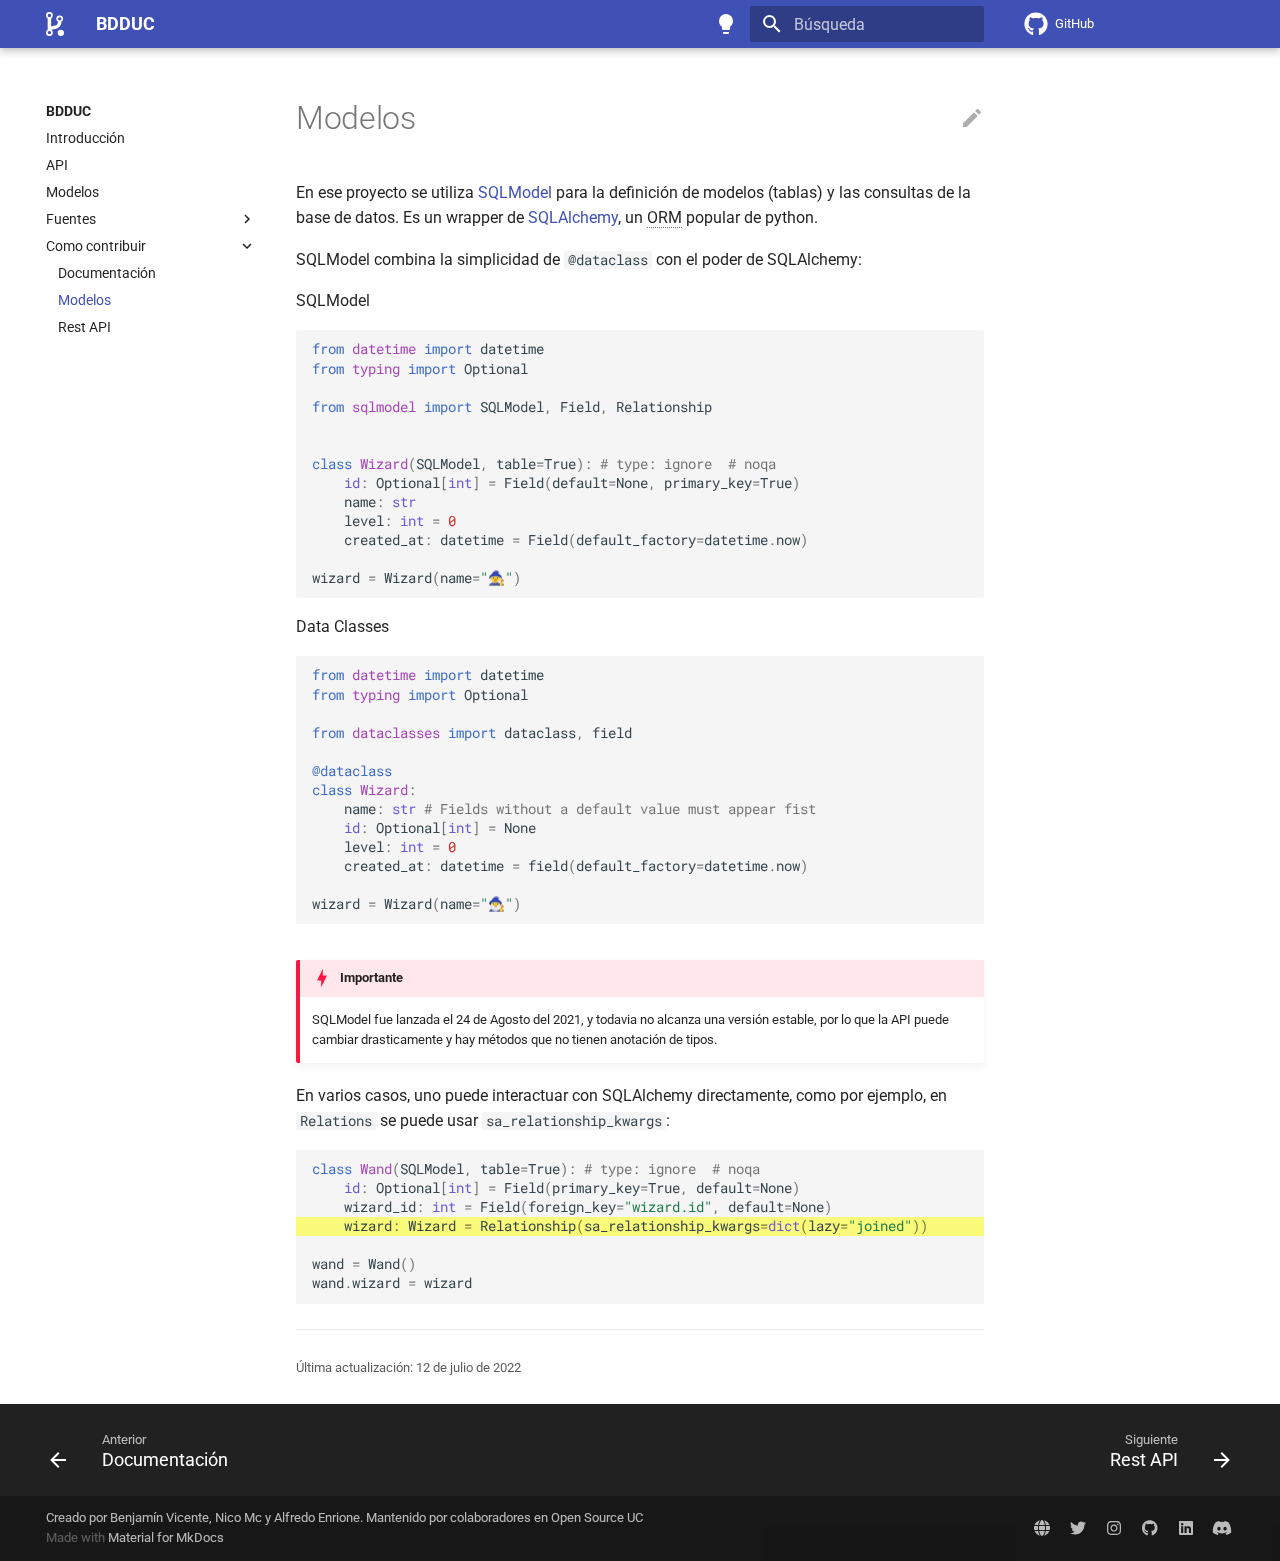
<file: contribute/orm/index.html>
<!doctype html>
<html lang="es" class="no-js">
  <head>
    
      <meta charset="utf-8">
      <meta name="viewport" content="width=device-width,initial-scale=1">
      
        <meta name="description" content="La Base de Datos Unificada y Comunitaria de la comunidad Open Source eUC">
      
      
      
      <link rel="icon" href="../../assets/osuc-favicon.svg">
      <meta name="generator" content="mkdocs-1.3.0, mkdocs-material-8.3.9">
    
    
      
        <title>Modelos - BDDUC</title>
      
    
    
      <link rel="stylesheet" href="../../assets/stylesheets/main.1d29e8d0.min.css">
      
        
        <link rel="stylesheet" href="../../assets/stylesheets/palette.cbb835fc.min.css">
        
      
      
    
    
    
      
        
        
        <link rel="preconnect" href="https://fonts.gstatic.com" crossorigin>
        <link rel="stylesheet" href="https://fonts.googleapis.com/css?family=Roboto:300,300i,400,400i,700,700i%7CRoboto+Mono:400,400i,700,700i&display=fallback">
        <style>:root{--md-text-font:"Roboto";--md-code-font:"Roboto Mono"}</style>
      
    
    
      <link rel="stylesheet" href="../../assets/extra.css">
    
    <script>__md_scope=new URL("../..",location),__md_get=(e,_=localStorage,t=__md_scope)=>JSON.parse(_.getItem(t.pathname+"."+e)),__md_set=(e,_,t=localStorage,a=__md_scope)=>{try{t.setItem(a.pathname+"."+e,JSON.stringify(_))}catch(e){}}</script>
    
      

    
    
  </head>
  
  
    
    
      
    
    
    
    
    <body dir="ltr" data-md-color-scheme="default" data-md-color-primary="" data-md-color-accent="">
  
    
    
      <script>var palette=__md_get("__palette");if(palette&&"object"==typeof palette.color)for(var key of Object.keys(palette.color))document.body.setAttribute("data-md-color-"+key,palette.color[key])</script>
    
    <input class="md-toggle" data-md-toggle="drawer" type="checkbox" id="__drawer" autocomplete="off">
    <input class="md-toggle" data-md-toggle="search" type="checkbox" id="__search" autocomplete="off">
    <label class="md-overlay" for="__drawer"></label>
    <div data-md-component="skip">
      
        
        <a href="#modelos" class="md-skip">
          Saltar a contenido
        </a>
      
    </div>
    <div data-md-component="announce">
      
    </div>
    
    
      

<header class="md-header" data-md-component="header">
  <nav class="md-header__inner md-grid" aria-label="Cabecera">
    <a href="../.." title="BDDUC" class="md-header__button md-logo" aria-label="BDDUC" data-md-component="logo">
      
  <img src="../../assets/osuc-white.min.svg" alt="logo">

    </a>
    <label class="md-header__button md-icon" for="__drawer">
      <svg xmlns="http://www.w3.org/2000/svg" viewBox="0 0 24 24"><path d="M3 6h18v2H3V6m0 5h18v2H3v-2m0 5h18v2H3v-2Z"/></svg>
    </label>
    <div class="md-header__title" data-md-component="header-title">
      <div class="md-header__ellipsis">
        <div class="md-header__topic">
          <span class="md-ellipsis">
            BDDUC
          </span>
        </div>
        <div class="md-header__topic" data-md-component="header-topic">
          <span class="md-ellipsis">
            
              Modelos
            
          </span>
        </div>
      </div>
    </div>
    
      <form class="md-header__option" data-md-component="palette">
        
          
          
          <input class="md-option" data-md-color-media="(prefers-color-scheme: light)" data-md-color-scheme="default" data-md-color-primary="" data-md-color-accent=""  aria-label="Cambiar a tema oscuro"  type="radio" name="__palette" id="__palette_1">
          
            <label class="md-header__button md-icon" title="Cambiar a tema oscuro" for="__palette_2" hidden>
              <svg xmlns="http://www.w3.org/2000/svg" viewBox="0 0 24 24"><path d="M12 2a7 7 0 0 0-7 7c0 2.38 1.19 4.47 3 5.74V17a1 1 0 0 0 1 1h6a1 1 0 0 0 1-1v-2.26c1.81-1.27 3-3.36 3-5.74a7 7 0 0 0-7-7M9 21a1 1 0 0 0 1 1h4a1 1 0 0 0 1-1v-1H9v1Z"/></svg>
            </label>
          
        
          
          
          <input class="md-option" data-md-color-media="(prefers-color-scheme: dark)" data-md-color-scheme="slate" data-md-color-primary="" data-md-color-accent=""  aria-label="Cambiar a tema claro"  type="radio" name="__palette" id="__palette_2">
          
            <label class="md-header__button md-icon" title="Cambiar a tema claro" for="__palette_1" hidden>
              <svg xmlns="http://www.w3.org/2000/svg" viewBox="0 0 24 24"><path d="M12 2a7 7 0 0 1 7 7c0 2.38-1.19 4.47-3 5.74V17a1 1 0 0 1-1 1H9a1 1 0 0 1-1-1v-2.26C6.19 13.47 5 11.38 5 9a7 7 0 0 1 7-7M9 21v-1h6v1a1 1 0 0 1-1 1h-4a1 1 0 0 1-1-1m3-17a5 5 0 0 0-5 5c0 2.05 1.23 3.81 3 4.58V16h4v-2.42c1.77-.77 3-2.53 3-4.58a5 5 0 0 0-5-5Z"/></svg>
            </label>
          
        
      </form>
    
    
    
      <label class="md-header__button md-icon" for="__search">
        <svg xmlns="http://www.w3.org/2000/svg" viewBox="0 0 24 24"><path d="M9.5 3A6.5 6.5 0 0 1 16 9.5c0 1.61-.59 3.09-1.56 4.23l.27.27h.79l5 5-1.5 1.5-5-5v-.79l-.27-.27A6.516 6.516 0 0 1 9.5 16 6.5 6.5 0 0 1 3 9.5 6.5 6.5 0 0 1 9.5 3m0 2C7 5 5 7 5 9.5S7 14 9.5 14 14 12 14 9.5 12 5 9.5 5Z"/></svg>
      </label>
      <div class="md-search" data-md-component="search" role="dialog">
  <label class="md-search__overlay" for="__search"></label>
  <div class="md-search__inner" role="search">
    <form class="md-search__form" name="search">
      <input type="text" class="md-search__input" name="query" aria-label="Búsqueda" placeholder="Búsqueda" autocapitalize="off" autocorrect="off" autocomplete="off" spellcheck="false" data-md-component="search-query" required>
      <label class="md-search__icon md-icon" for="__search">
        <svg xmlns="http://www.w3.org/2000/svg" viewBox="0 0 24 24"><path d="M9.5 3A6.5 6.5 0 0 1 16 9.5c0 1.61-.59 3.09-1.56 4.23l.27.27h.79l5 5-1.5 1.5-5-5v-.79l-.27-.27A6.516 6.516 0 0 1 9.5 16 6.5 6.5 0 0 1 3 9.5 6.5 6.5 0 0 1 9.5 3m0 2C7 5 5 7 5 9.5S7 14 9.5 14 14 12 14 9.5 12 5 9.5 5Z"/></svg>
        <svg xmlns="http://www.w3.org/2000/svg" viewBox="0 0 24 24"><path d="M20 11v2H8l5.5 5.5-1.42 1.42L4.16 12l7.92-7.92L13.5 5.5 8 11h12Z"/></svg>
      </label>
      <nav class="md-search__options" aria-label="Search">
        
        <button type="reset" class="md-search__icon md-icon" aria-label="Limpiar" tabindex="-1">
          <svg xmlns="http://www.w3.org/2000/svg" viewBox="0 0 24 24"><path d="M19 6.41 17.59 5 12 10.59 6.41 5 5 6.41 10.59 12 5 17.59 6.41 19 12 13.41 17.59 19 19 17.59 13.41 12 19 6.41Z"/></svg>
        </button>
      </nav>
      
    </form>
    <div class="md-search__output">
      <div class="md-search__scrollwrap" data-md-scrollfix>
        <div class="md-search-result" data-md-component="search-result">
          <div class="md-search-result__meta">
            Inicializando búsqueda
          </div>
          <ol class="md-search-result__list"></ol>
        </div>
      </div>
    </div>
  </div>
</div>
    
    
      <div class="md-header__source">
        <a href="https://github.com/open-source-uc/bdd" title="Ir al repositorio" class="md-source" data-md-component="source">
  <div class="md-source__icon md-icon">
    
    <svg xmlns="http://www.w3.org/2000/svg" viewBox="0 0 496 512"><!--! Font Awesome Free 6.1.1 by @fontawesome - https://fontawesome.com License - https://fontawesome.com/license/free (Icons: CC BY 4.0, Fonts: SIL OFL 1.1, Code: MIT License) Copyright 2022 Fonticons, Inc.--><path d="M165.9 397.4c0 2-2.3 3.6-5.2 3.6-3.3.3-5.6-1.3-5.6-3.6 0-2 2.3-3.6 5.2-3.6 3-.3 5.6 1.3 5.6 3.6zm-31.1-4.5c-.7 2 1.3 4.3 4.3 4.9 2.6 1 5.6 0 6.2-2s-1.3-4.3-4.3-5.2c-2.6-.7-5.5.3-6.2 2.3zm44.2-1.7c-2.9.7-4.9 2.6-4.6 4.9.3 2 2.9 3.3 5.9 2.6 2.9-.7 4.9-2.6 4.6-4.6-.3-1.9-3-3.2-5.9-2.9zM244.8 8C106.1 8 0 113.3 0 252c0 110.9 69.8 205.8 169.5 239.2 12.8 2.3 17.3-5.6 17.3-12.1 0-6.2-.3-40.4-.3-61.4 0 0-70 15-84.7-29.8 0 0-11.4-29.1-27.8-36.6 0 0-22.9-15.7 1.6-15.4 0 0 24.9 2 38.6 25.8 21.9 38.6 58.6 27.5 72.9 20.9 2.3-16 8.8-27.1 16-33.7-55.9-6.2-112.3-14.3-112.3-110.5 0-27.5 7.6-41.3 23.6-58.9-2.6-6.5-11.1-33.3 2.6-67.9 20.9-6.5 69 27 69 27 20-5.6 41.5-8.5 62.8-8.5s42.8 2.9 62.8 8.5c0 0 48.1-33.6 69-27 13.7 34.7 5.2 61.4 2.6 67.9 16 17.7 25.8 31.5 25.8 58.9 0 96.5-58.9 104.2-114.8 110.5 9.2 7.9 17 22.9 17 46.4 0 33.7-.3 75.4-.3 83.6 0 6.5 4.6 14.4 17.3 12.1C428.2 457.8 496 362.9 496 252 496 113.3 383.5 8 244.8 8zM97.2 352.9c-1.3 1-1 3.3.7 5.2 1.6 1.6 3.9 2.3 5.2 1 1.3-1 1-3.3-.7-5.2-1.6-1.6-3.9-2.3-5.2-1zm-10.8-8.1c-.7 1.3.3 2.9 2.3 3.9 1.6 1 3.6.7 4.3-.7.7-1.3-.3-2.9-2.3-3.9-2-.6-3.6-.3-4.3.7zm32.4 35.6c-1.6 1.3-1 4.3 1.3 6.2 2.3 2.3 5.2 2.6 6.5 1 1.3-1.3.7-4.3-1.3-6.2-2.2-2.3-5.2-2.6-6.5-1zm-11.4-14.7c-1.6 1-1.6 3.6 0 5.9 1.6 2.3 4.3 3.3 5.6 2.3 1.6-1.3 1.6-3.9 0-6.2-1.4-2.3-4-3.3-5.6-2z"/></svg>
  </div>
  <div class="md-source__repository">
    GitHub
  </div>
</a>
      </div>
    
  </nav>
  
</header>
    
    <div class="md-container" data-md-component="container">
      
      
        
          
        
      
      <main class="md-main" data-md-component="main">
        <div class="md-main__inner md-grid">
          
            
              
              <div class="md-sidebar md-sidebar--primary" data-md-component="sidebar" data-md-type="navigation" >
                <div class="md-sidebar__scrollwrap">
                  <div class="md-sidebar__inner">
                    


<nav class="md-nav md-nav--primary" aria-label="Navegación" data-md-level="0">
  <label class="md-nav__title" for="__drawer">
    <a href="../.." title="BDDUC" class="md-nav__button md-logo" aria-label="BDDUC" data-md-component="logo">
      
  <img src="../../assets/osuc-white.min.svg" alt="logo">

    </a>
    BDDUC
  </label>
  
    <div class="md-nav__source">
      <a href="https://github.com/open-source-uc/bdd" title="Ir al repositorio" class="md-source" data-md-component="source">
  <div class="md-source__icon md-icon">
    
    <svg xmlns="http://www.w3.org/2000/svg" viewBox="0 0 496 512"><!--! Font Awesome Free 6.1.1 by @fontawesome - https://fontawesome.com License - https://fontawesome.com/license/free (Icons: CC BY 4.0, Fonts: SIL OFL 1.1, Code: MIT License) Copyright 2022 Fonticons, Inc.--><path d="M165.9 397.4c0 2-2.3 3.6-5.2 3.6-3.3.3-5.6-1.3-5.6-3.6 0-2 2.3-3.6 5.2-3.6 3-.3 5.6 1.3 5.6 3.6zm-31.1-4.5c-.7 2 1.3 4.3 4.3 4.9 2.6 1 5.6 0 6.2-2s-1.3-4.3-4.3-5.2c-2.6-.7-5.5.3-6.2 2.3zm44.2-1.7c-2.9.7-4.9 2.6-4.6 4.9.3 2 2.9 3.3 5.9 2.6 2.9-.7 4.9-2.6 4.6-4.6-.3-1.9-3-3.2-5.9-2.9zM244.8 8C106.1 8 0 113.3 0 252c0 110.9 69.8 205.8 169.5 239.2 12.8 2.3 17.3-5.6 17.3-12.1 0-6.2-.3-40.4-.3-61.4 0 0-70 15-84.7-29.8 0 0-11.4-29.1-27.8-36.6 0 0-22.9-15.7 1.6-15.4 0 0 24.9 2 38.6 25.8 21.9 38.6 58.6 27.5 72.9 20.9 2.3-16 8.8-27.1 16-33.7-55.9-6.2-112.3-14.3-112.3-110.5 0-27.5 7.6-41.3 23.6-58.9-2.6-6.5-11.1-33.3 2.6-67.9 20.9-6.5 69 27 69 27 20-5.6 41.5-8.5 62.8-8.5s42.8 2.9 62.8 8.5c0 0 48.1-33.6 69-27 13.7 34.7 5.2 61.4 2.6 67.9 16 17.7 25.8 31.5 25.8 58.9 0 96.5-58.9 104.2-114.8 110.5 9.2 7.9 17 22.9 17 46.4 0 33.7-.3 75.4-.3 83.6 0 6.5 4.6 14.4 17.3 12.1C428.2 457.8 496 362.9 496 252 496 113.3 383.5 8 244.8 8zM97.2 352.9c-1.3 1-1 3.3.7 5.2 1.6 1.6 3.9 2.3 5.2 1 1.3-1 1-3.3-.7-5.2-1.6-1.6-3.9-2.3-5.2-1zm-10.8-8.1c-.7 1.3.3 2.9 2.3 3.9 1.6 1 3.6.7 4.3-.7.7-1.3-.3-2.9-2.3-3.9-2-.6-3.6-.3-4.3.7zm32.4 35.6c-1.6 1.3-1 4.3 1.3 6.2 2.3 2.3 5.2 2.6 6.5 1 1.3-1.3.7-4.3-1.3-6.2-2.2-2.3-5.2-2.6-6.5-1zm-11.4-14.7c-1.6 1-1.6 3.6 0 5.9 1.6 2.3 4.3 3.3 5.6 2.3 1.6-1.3 1.6-3.9 0-6.2-1.4-2.3-4-3.3-5.6-2z"/></svg>
  </div>
  <div class="md-source__repository">
    GitHub
  </div>
</a>
    </div>
  
  <ul class="md-nav__list" data-md-scrollfix>
    
      
      
      

  
  
  
    <li class="md-nav__item">
      <a href="../.." class="md-nav__link">
        Introducción
      </a>
    </li>
  

    
      
      
      

  
  
  
    <li class="md-nav__item">
      <a href="../../api/" class="md-nav__link">
        API
      </a>
    </li>
  

    
      
      
      

  
  
  
    
    <li class="md-nav__item md-nav__item--nested">
      
      
        <input class="md-nav__toggle md-toggle" data-md-toggle="__nav_3" type="checkbox" id="__nav_3" >
      
      
      
        
          
            
          
        
      
      
        
        
        <div class="md-nav__link md-nav__link--index ">
          <a href="../../models/">Modelos</a>
          
        </div>
      
      <nav class="md-nav" aria-label="Modelos" data-md-level="1">
        <label class="md-nav__title" for="__nav_3">
          <span class="md-nav__icon md-icon"></span>
          Modelos
        </label>
        <ul class="md-nav__list" data-md-scrollfix>
          
            
          
        </ul>
      </nav>
    </li>
  

    
      
      
      

  
  
  
    
    <li class="md-nav__item md-nav__item--nested">
      
      
        <input class="md-nav__toggle md-toggle" data-md-toggle="__nav_4" type="checkbox" id="__nav_4" >
      
      
      
        
          
            
          
        
          
        
          
        
          
        
          
        
          
        
      
      
        
        
        <div class="md-nav__link md-nav__link--index ">
          <a href="../../sources/">Fuentes</a>
          
            <label for="__nav_4">
              <span class="md-nav__icon md-icon"></span>
            </label>
          
        </div>
      
      <nav class="md-nav" aria-label="Fuentes" data-md-level="1">
        <label class="md-nav__title" for="__nav_4">
          <span class="md-nav__icon md-icon"></span>
          Fuentes
        </label>
        <ul class="md-nav__list" data-md-scrollfix>
          
            
          
            
              
  
  
  
    <li class="md-nav__item">
      <a href="../../sources/buscacursos/" class="md-nav__link">
        Busca Cursos
      </a>
    </li>
  

            
          
            
              
  
  
  
    <li class="md-nav__item">
      <a href="../../sources/catalogo/" class="md-nav__link">
        Catálogo
      </a>
    </li>
  

            
          
            
              
  
  
  
    <li class="md-nav__item">
      <a href="../../sources/calendario_academico/" class="md-nav__link">
        Calendario Academico
      </a>
    </li>
  

            
          
            
              
  
  
  
    <li class="md-nav__item">
      <a href="../../sources/uc/" class="md-nav__link">
        Página UC.cl
      </a>
    </li>
  

            
          
            
              
  
  
  
    <li class="md-nav__item">
      <a href="../../sources/almapp/" class="md-nav__link">
        Alma Máter App
      </a>
    </li>
  

            
          
        </ul>
      </nav>
    </li>
  

    
      
      
      

  
  
    
  
  
    
    <li class="md-nav__item md-nav__item--active md-nav__item--nested">
      
      
        <input class="md-nav__toggle md-toggle" data-md-toggle="__nav_5" type="checkbox" id="__nav_5" checked>
      
      
      
        
          
            
          
        
          
        
          
        
          
        
      
      
        
        
        <div class="md-nav__link md-nav__link--index ">
          <a href="../">Como contribuir</a>
          
            <label for="__nav_5">
              <span class="md-nav__icon md-icon"></span>
            </label>
          
        </div>
      
      <nav class="md-nav" aria-label="Como contribuir" data-md-level="1">
        <label class="md-nav__title" for="__nav_5">
          <span class="md-nav__icon md-icon"></span>
          Como contribuir
        </label>
        <ul class="md-nav__list" data-md-scrollfix>
          
            
          
            
              
  
  
  
    <li class="md-nav__item">
      <a href="../docs/" class="md-nav__link">
        Documentación
      </a>
    </li>
  

            
          
            
              
  
  
    
  
  
    <li class="md-nav__item md-nav__item--active">
      
      <input class="md-nav__toggle md-toggle" data-md-toggle="toc" type="checkbox" id="__toc">
      
      
        
      
      
      <a href="./" class="md-nav__link md-nav__link--active">
        Modelos
      </a>
      
    </li>
  

            
          
            
              
  
  
  
    <li class="md-nav__item">
      <a href="../rest_api/" class="md-nav__link">
        Rest API
      </a>
    </li>
  

            
          
        </ul>
      </nav>
    </li>
  

    
  </ul>
</nav>
                  </div>
                </div>
              </div>
            
            
              
              <div class="md-sidebar md-sidebar--secondary" data-md-component="sidebar" data-md-type="toc" >
                <div class="md-sidebar__scrollwrap">
                  <div class="md-sidebar__inner">
                    

<nav class="md-nav md-nav--secondary" aria-label="Tabla de contenidos">
  
  
  
    
  
  
</nav>
                  </div>
                </div>
              </div>
            
          
          <div class="md-content" data-md-component="content">
            <article class="md-content__inner md-typeset">
              
                
  <a href="https://github.com/open-source-uc/bdd/edit/main/docs/contribute/orm.md" title="Editar esta página" class="md-content__button md-icon">
    <svg xmlns="http://www.w3.org/2000/svg" viewBox="0 0 24 24"><path d="M20.71 7.04c.39-.39.39-1.04 0-1.41l-2.34-2.34c-.37-.39-1.02-.39-1.41 0l-1.84 1.83 3.75 3.75M3 17.25V21h3.75L17.81 9.93l-3.75-3.75L3 17.25Z"/></svg>
  </a>



<h1 id="modelos">Modelos</h1>
<p>En ese proyecto se utiliza <a href="https://sqlmodel.tiangolo.com/">SQLModel</a> para la definición de
modelos (tablas) y las consultas de la base de datos. Es un wrapper de
<a href="https://www.sqlalchemy.org/">SQLAlchemy</a>, un <abbr title="Object-Relational mapping">ORM</abbr> popular de python.</p>
<p>SQLModel combina la simplicidad de <code>@dataclass</code> con el poder de
SQLAlchemy:</p>
<div class="tabbed-set" data-tabs="1:2"><input checked="checked" id="__tabbed_1_1" name="__tabbed_1" type="radio" /><label for="__tabbed_1_1">SQLModel</label><div class="tabbed-content">
<div class="highlight"><pre><span></span><code><span class="kn">from</span> <span class="nn">datetime</span> <span class="kn">import</span> <span class="n">datetime</span>
<span class="kn">from</span> <span class="nn">typing</span> <span class="kn">import</span> <span class="n">Optional</span>

<span class="kn">from</span> <span class="nn">sqlmodel</span> <span class="kn">import</span> <span class="n">SQLModel</span><span class="p">,</span> <span class="n">Field</span><span class="p">,</span> <span class="n">Relationship</span>


<span class="k">class</span> <span class="nc">Wizard</span><span class="p">(</span><span class="n">SQLModel</span><span class="p">,</span> <span class="n">table</span><span class="o">=</span><span class="kc">True</span><span class="p">):</span> <span class="c1"># type: ignore  # noqa</span>
    <span class="nb">id</span><span class="p">:</span> <span class="n">Optional</span><span class="p">[</span><span class="nb">int</span><span class="p">]</span> <span class="o">=</span> <span class="n">Field</span><span class="p">(</span><span class="n">default</span><span class="o">=</span><span class="kc">None</span><span class="p">,</span> <span class="n">primary_key</span><span class="o">=</span><span class="kc">True</span><span class="p">)</span>
    <span class="n">name</span><span class="p">:</span> <span class="nb">str</span>
    <span class="n">level</span><span class="p">:</span> <span class="nb">int</span> <span class="o">=</span> <span class="mi">0</span>
    <span class="n">created_at</span><span class="p">:</span> <span class="n">datetime</span> <span class="o">=</span> <span class="n">Field</span><span class="p">(</span><span class="n">default_factory</span><span class="o">=</span><span class="n">datetime</span><span class="o">.</span><span class="n">now</span><span class="p">)</span>

<span class="n">wizard</span> <span class="o">=</span> <span class="n">Wizard</span><span class="p">(</span><span class="n">name</span><span class="o">=</span><span class="s2">&quot;🧙‍&quot;</span><span class="p">)</span>
</code></pre></div>
</div>
<input id="__tabbed_1_2" name="__tabbed_1" type="radio" /><label for="__tabbed_1_2">Data Classes</label><div class="tabbed-content">
<div class="highlight"><pre><span></span><code><span class="kn">from</span> <span class="nn">datetime</span> <span class="kn">import</span> <span class="n">datetime</span>
<span class="kn">from</span> <span class="nn">typing</span> <span class="kn">import</span> <span class="n">Optional</span>

<span class="kn">from</span> <span class="nn">dataclasses</span> <span class="kn">import</span> <span class="n">dataclass</span><span class="p">,</span> <span class="n">field</span>

<span class="nd">@dataclass</span>
<span class="k">class</span> <span class="nc">Wizard</span><span class="p">:</span>
    <span class="n">name</span><span class="p">:</span> <span class="nb">str</span> <span class="c1"># Fields without a default value must appear fist</span>
    <span class="nb">id</span><span class="p">:</span> <span class="n">Optional</span><span class="p">[</span><span class="nb">int</span><span class="p">]</span> <span class="o">=</span> <span class="kc">None</span>
    <span class="n">level</span><span class="p">:</span> <span class="nb">int</span> <span class="o">=</span> <span class="mi">0</span>
    <span class="n">created_at</span><span class="p">:</span> <span class="n">datetime</span> <span class="o">=</span> <span class="n">field</span><span class="p">(</span><span class="n">default_factory</span><span class="o">=</span><span class="n">datetime</span><span class="o">.</span><span class="n">now</span><span class="p">)</span>

<span class="n">wizard</span> <span class="o">=</span> <span class="n">Wizard</span><span class="p">(</span><span class="n">name</span><span class="o">=</span><span class="s2">&quot;🧙‍♂️&quot;</span><span class="p">)</span>
</code></pre></div>
</div>
</div>
<div class="admonition danger">
<p class="admonition-title">Importante</p>
<p>SQLModel fue lanzada el 24 de Agosto del 2021, y todavia no alcanza
una versión estable, por lo que la API puede cambiar drasticamente
y hay métodos que no tienen anotación de tipos.</p>
</div>
<p>En varios casos, uno puede interactuar con SQLAlchemy directamente,
como por ejemplo, en <code>Relations</code> se puede usar <code>sa_relationship_kwargs</code>:</p>
<div class="highlight"><pre><span></span><code><span class="k">class</span> <span class="nc">Wand</span><span class="p">(</span><span class="n">SQLModel</span><span class="p">,</span> <span class="n">table</span><span class="o">=</span><span class="kc">True</span><span class="p">):</span> <span class="c1"># type: ignore  # noqa</span>
    <span class="nb">id</span><span class="p">:</span> <span class="n">Optional</span><span class="p">[</span><span class="nb">int</span><span class="p">]</span> <span class="o">=</span> <span class="n">Field</span><span class="p">(</span><span class="n">primary_key</span><span class="o">=</span><span class="kc">True</span><span class="p">,</span> <span class="n">default</span><span class="o">=</span><span class="kc">None</span><span class="p">)</span>
    <span class="n">wizard_id</span><span class="p">:</span> <span class="nb">int</span> <span class="o">=</span> <span class="n">Field</span><span class="p">(</span><span class="n">foreign_key</span><span class="o">=</span><span class="s2">&quot;wizard.id&quot;</span><span class="p">,</span> <span class="n">default</span><span class="o">=</span><span class="kc">None</span><span class="p">)</span>
<span class="hll">    <span class="n">wizard</span><span class="p">:</span> <span class="n">Wizard</span> <span class="o">=</span> <span class="n">Relationship</span><span class="p">(</span><span class="n">sa_relationship_kwargs</span><span class="o">=</span><span class="nb">dict</span><span class="p">(</span><span class="n">lazy</span><span class="o">=</span><span class="s2">&quot;joined&quot;</span><span class="p">))</span>
</span>
<span class="n">wand</span> <span class="o">=</span> <span class="n">Wand</span><span class="p">()</span>
<span class="n">wand</span><span class="o">.</span><span class="n">wizard</span> <span class="o">=</span> <span class="n">wizard</span>
</code></pre></div>

  <hr>
<div class="md-source-file">
  <small>
    
      Última actualización:
      <span class="git-revision-date-localized-plugin git-revision-date-localized-plugin-date">12 de julio de 2022</span>
      
    
  </small>
</div>

              
            </article>
            
          </div>
        </div>
        
      </main>
      
        <footer class="md-footer">
  
    
    <nav class="md-footer__inner md-grid" aria-label="Pie" >
      
        
        <a href="../docs/" class="md-footer__link md-footer__link--prev" aria-label="Anterior: Documentación" rel="prev">
          <div class="md-footer__button md-icon">
            <svg xmlns="http://www.w3.org/2000/svg" viewBox="0 0 24 24"><path d="M20 11v2H8l5.5 5.5-1.42 1.42L4.16 12l7.92-7.92L13.5 5.5 8 11h12Z"/></svg>
          </div>
          <div class="md-footer__title">
            <div class="md-ellipsis">
              <span class="md-footer__direction">
                Anterior
              </span>
              Documentación
            </div>
          </div>
        </a>
      
      
        
        <a href="../rest_api/" class="md-footer__link md-footer__link--next" aria-label="Siguiente: Rest API" rel="next">
          <div class="md-footer__title">
            <div class="md-ellipsis">
              <span class="md-footer__direction">
                Siguiente
              </span>
              Rest API
            </div>
          </div>
          <div class="md-footer__button md-icon">
            <svg xmlns="http://www.w3.org/2000/svg" viewBox="0 0 24 24"><path d="M4 11v2h12l-5.5 5.5 1.42 1.42L19.84 12l-7.92-7.92L10.5 5.5 16 11H4Z"/></svg>
          </div>
        </a>
      
    </nav>
  
  <div class="md-footer-meta md-typeset">
    <div class="md-footer-meta__inner md-grid">
      <div class="md-copyright">
  
    <div class="md-copyright__highlight">
      Creado por Benjamín Vicente, Nico Mc y Alfredo Enrione. Mantenido por <a href="https://github.com/open-source-uc/bdd/graphs/contributors" target="_blank" rel="noopener">colaboradores</a> en <a href="https://github.com/open-source-uc" target="_blank" rel="noopener">Open Source UC</a>

    </div>
  
  
    Made with
    <a href="https://squidfunk.github.io/mkdocs-material/" target="_blank" rel="noopener">
      Material for MkDocs
    </a>
  
</div>
      
        <div class="md-social">
  
    
    
      
      
    
    <a href="https://osuc.dev" target="_blank" rel="noopener" title="osuc.dev" class="md-social__link">
      <svg xmlns="http://www.w3.org/2000/svg" viewBox="0 0 512 512"><!--! Font Awesome Free 6.1.1 by @fontawesome - https://fontawesome.com License - https://fontawesome.com/license/free (Icons: CC BY 4.0, Fonts: SIL OFL 1.1, Code: MIT License) Copyright 2022 Fonticons, Inc.--><path d="M352 256c0 22.2-1.2 43.6-3.3 64H163.3c-2.1-20.4-4.2-41.8-4.2-64 0-22.2 2.1-43.6 4.2-64h185.4c2.1 20.4 3.3 41.8 3.3 64zm151.9-64c5.3 20.5 8.1 41.9 8.1 64s-2.8 43.5-8.1 64H380.8c2.1-20.6 3.2-42.9 3.2-64 0-22-1.1-43.4-3.2-64h123.1zm-10.5-32H376.7c-10-63.86-29.8-117.38-55.3-151.558C399.8 29.09 463.4 85.94 493.4 160zm-149.1 0H167.7c6.1-36.4 15.5-68.62 27-94.65 10.5-23.61 22.2-40.74 33.5-51.54C239.4 3.178 248.7 0 256 0c7.3 0 16.6 3.178 27.8 13.81 11.3 10.8 23 27.93 33.5 51.54 11.5 26.03 20.9 58.25 27 94.65zm-325.69 0C48.59 85.94 112.2 29.09 190.6 8.442 165.1 42.62 145.3 96.14 135.3 160H18.61zm112.59 32c-2.1 20.6-4.1 42-4.1 64 0 21.1 2 43.4 4.1 64H8.065C2.8 299.5 0 278.1 0 256s2.8-43.5 8.065-64H131.2zm63.5 254.6c-11.5-26-20.9-58.2-27-94.6h176.6c-6.1 36.4-15.5 68.6-27 94.6-10.5 23.7-22.2 40.8-33.5 51.6-11.2 10.6-20.5 13.8-28.7 13.8-6.4 0-15.7-3.2-26.9-13.8-11.3-10.8-23-27.9-33.5-51.6zm-4.1 57C112.2 482.9 48.59 426.1 18.61 352H135.3c10 63.9 29.8 117.4 55.3 151.6zm130.8 0c25.5-34.2 45.3-87.7 55.3-151.6h116.7c-30 74.1-93.6 130.9-172 151.6z"/></svg>
    </a>
  
    
    
      
      
    
    <a href="https://twitter.com/OpenSource_eUC" target="_blank" rel="noopener" title="twitter.com" class="md-social__link">
      <svg xmlns="http://www.w3.org/2000/svg" viewBox="0 0 512 512"><!--! Font Awesome Free 6.1.1 by @fontawesome - https://fontawesome.com License - https://fontawesome.com/license/free (Icons: CC BY 4.0, Fonts: SIL OFL 1.1, Code: MIT License) Copyright 2022 Fonticons, Inc.--><path d="M459.37 151.716c.325 4.548.325 9.097.325 13.645 0 138.72-105.583 298.558-298.558 298.558-59.452 0-114.68-17.219-161.137-47.106 8.447.974 16.568 1.299 25.34 1.299 49.055 0 94.213-16.568 130.274-44.832-46.132-.975-84.792-31.188-98.112-72.772 6.498.974 12.995 1.624 19.818 1.624 9.421 0 18.843-1.3 27.614-3.573-48.081-9.747-84.143-51.98-84.143-102.985v-1.299c13.969 7.797 30.214 12.67 47.431 13.319-28.264-18.843-46.781-51.005-46.781-87.391 0-19.492 5.197-37.36 14.294-52.954 51.655 63.675 129.3 105.258 216.365 109.807-1.624-7.797-2.599-15.918-2.599-24.04 0-57.828 46.782-104.934 104.934-104.934 30.213 0 57.502 12.67 76.67 33.137 23.715-4.548 46.456-13.32 66.599-25.34-7.798 24.366-24.366 44.833-46.132 57.827 21.117-2.273 41.584-8.122 60.426-16.243-14.292 20.791-32.161 39.308-52.628 54.253z"/></svg>
    </a>
  
    
    
      
      
    
    <a href="https://www.instagram.com/opensource_euc/" target="_blank" rel="noopener" title="www.instagram.com" class="md-social__link">
      <svg xmlns="http://www.w3.org/2000/svg" viewBox="0 0 448 512"><!--! Font Awesome Free 6.1.1 by @fontawesome - https://fontawesome.com License - https://fontawesome.com/license/free (Icons: CC BY 4.0, Fonts: SIL OFL 1.1, Code: MIT License) Copyright 2022 Fonticons, Inc.--><path d="M224.1 141c-63.6 0-114.9 51.3-114.9 114.9s51.3 114.9 114.9 114.9S339 319.5 339 255.9 287.7 141 224.1 141zm0 189.6c-41.1 0-74.7-33.5-74.7-74.7s33.5-74.7 74.7-74.7 74.7 33.5 74.7 74.7-33.6 74.7-74.7 74.7zm146.4-194.3c0 14.9-12 26.8-26.8 26.8-14.9 0-26.8-12-26.8-26.8s12-26.8 26.8-26.8 26.8 12 26.8 26.8zm76.1 27.2c-1.7-35.9-9.9-67.7-36.2-93.9-26.2-26.2-58-34.4-93.9-36.2-37-2.1-147.9-2.1-184.9 0-35.8 1.7-67.6 9.9-93.9 36.1s-34.4 58-36.2 93.9c-2.1 37-2.1 147.9 0 184.9 1.7 35.9 9.9 67.7 36.2 93.9s58 34.4 93.9 36.2c37 2.1 147.9 2.1 184.9 0 35.9-1.7 67.7-9.9 93.9-36.2 26.2-26.2 34.4-58 36.2-93.9 2.1-37 2.1-147.8 0-184.8zM398.8 388c-7.8 19.6-22.9 34.7-42.6 42.6-29.5 11.7-99.5 9-132.1 9s-102.7 2.6-132.1-9c-19.6-7.8-34.7-22.9-42.6-42.6-11.7-29.5-9-99.5-9-132.1s-2.6-102.7 9-132.1c7.8-19.6 22.9-34.7 42.6-42.6 29.5-11.7 99.5-9 132.1-9s102.7-2.6 132.1 9c19.6 7.8 34.7 22.9 42.6 42.6 11.7 29.5 9 99.5 9 132.1s2.7 102.7-9 132.1z"/></svg>
    </a>
  
    
    
      
      
    
    <a href="https://github.com/open-source-uc" target="_blank" rel="noopener" title="github.com" class="md-social__link">
      <svg xmlns="http://www.w3.org/2000/svg" viewBox="0 0 496 512"><!--! Font Awesome Free 6.1.1 by @fontawesome - https://fontawesome.com License - https://fontawesome.com/license/free (Icons: CC BY 4.0, Fonts: SIL OFL 1.1, Code: MIT License) Copyright 2022 Fonticons, Inc.--><path d="M165.9 397.4c0 2-2.3 3.6-5.2 3.6-3.3.3-5.6-1.3-5.6-3.6 0-2 2.3-3.6 5.2-3.6 3-.3 5.6 1.3 5.6 3.6zm-31.1-4.5c-.7 2 1.3 4.3 4.3 4.9 2.6 1 5.6 0 6.2-2s-1.3-4.3-4.3-5.2c-2.6-.7-5.5.3-6.2 2.3zm44.2-1.7c-2.9.7-4.9 2.6-4.6 4.9.3 2 2.9 3.3 5.9 2.6 2.9-.7 4.9-2.6 4.6-4.6-.3-1.9-3-3.2-5.9-2.9zM244.8 8C106.1 8 0 113.3 0 252c0 110.9 69.8 205.8 169.5 239.2 12.8 2.3 17.3-5.6 17.3-12.1 0-6.2-.3-40.4-.3-61.4 0 0-70 15-84.7-29.8 0 0-11.4-29.1-27.8-36.6 0 0-22.9-15.7 1.6-15.4 0 0 24.9 2 38.6 25.8 21.9 38.6 58.6 27.5 72.9 20.9 2.3-16 8.8-27.1 16-33.7-55.9-6.2-112.3-14.3-112.3-110.5 0-27.5 7.6-41.3 23.6-58.9-2.6-6.5-11.1-33.3 2.6-67.9 20.9-6.5 69 27 69 27 20-5.6 41.5-8.5 62.8-8.5s42.8 2.9 62.8 8.5c0 0 48.1-33.6 69-27 13.7 34.7 5.2 61.4 2.6 67.9 16 17.7 25.8 31.5 25.8 58.9 0 96.5-58.9 104.2-114.8 110.5 9.2 7.9 17 22.9 17 46.4 0 33.7-.3 75.4-.3 83.6 0 6.5 4.6 14.4 17.3 12.1C428.2 457.8 496 362.9 496 252 496 113.3 383.5 8 244.8 8zM97.2 352.9c-1.3 1-1 3.3.7 5.2 1.6 1.6 3.9 2.3 5.2 1 1.3-1 1-3.3-.7-5.2-1.6-1.6-3.9-2.3-5.2-1zm-10.8-8.1c-.7 1.3.3 2.9 2.3 3.9 1.6 1 3.6.7 4.3-.7.7-1.3-.3-2.9-2.3-3.9-2-.6-3.6-.3-4.3.7zm32.4 35.6c-1.6 1.3-1 4.3 1.3 6.2 2.3 2.3 5.2 2.6 6.5 1 1.3-1.3.7-4.3-1.3-6.2-2.2-2.3-5.2-2.6-6.5-1zm-11.4-14.7c-1.6 1-1.6 3.6 0 5.9 1.6 2.3 4.3 3.3 5.6 2.3 1.6-1.3 1.6-3.9 0-6.2-1.4-2.3-4-3.3-5.6-2z"/></svg>
    </a>
  
    
    
      
      
    
    <a href="https://linkedin.com/company/open-source-euc" target="_blank" rel="noopener" title="linkedin.com" class="md-social__link">
      <svg xmlns="http://www.w3.org/2000/svg" viewBox="0 0 448 512"><!--! Font Awesome Free 6.1.1 by @fontawesome - https://fontawesome.com License - https://fontawesome.com/license/free (Icons: CC BY 4.0, Fonts: SIL OFL 1.1, Code: MIT License) Copyright 2022 Fonticons, Inc.--><path d="M416 32H31.9C14.3 32 0 46.5 0 64.3v383.4C0 465.5 14.3 480 31.9 480H416c17.6 0 32-14.5 32-32.3V64.3c0-17.8-14.4-32.3-32-32.3zM135.4 416H69V202.2h66.5V416zm-33.2-243c-21.3 0-38.5-17.3-38.5-38.5S80.9 96 102.2 96c21.2 0 38.5 17.3 38.5 38.5 0 21.3-17.2 38.5-38.5 38.5zm282.1 243h-66.4V312c0-24.8-.5-56.7-34.5-56.7-34.6 0-39.9 27-39.9 54.9V416h-66.4V202.2h63.7v29.2h.9c8.9-16.8 30.6-34.5 62.9-34.5 67.2 0 79.7 44.3 79.7 101.9V416z"/></svg>
    </a>
  
    
    
      
      
    
    <a href="https://discord.gg/VMXCNAvjPW" target="_blank" rel="noopener" title="discord.gg" class="md-social__link">
      <svg xmlns="http://www.w3.org/2000/svg" viewBox="0 0 640 512"><!--! Font Awesome Free 6.1.1 by @fontawesome - https://fontawesome.com License - https://fontawesome.com/license/free (Icons: CC BY 4.0, Fonts: SIL OFL 1.1, Code: MIT License) Copyright 2022 Fonticons, Inc.--><path d="M524.531 69.836a1.5 1.5 0 0 0-.764-.7A485.065 485.065 0 0 0 404.081 32.03a1.816 1.816 0 0 0-1.923.91 337.461 337.461 0 0 0-14.9 30.6 447.848 447.848 0 0 0-134.426 0 309.541 309.541 0 0 0-15.135-30.6 1.89 1.89 0 0 0-1.924-.91 483.689 483.689 0 0 0-119.688 37.107 1.712 1.712 0 0 0-.788.676C39.068 183.651 18.186 294.69 28.43 404.354a2.016 2.016 0 0 0 .765 1.375 487.666 487.666 0 0 0 146.825 74.189 1.9 1.9 0 0 0 2.063-.676A348.2 348.2 0 0 0 208.12 430.4a1.86 1.86 0 0 0-1.019-2.588 321.173 321.173 0 0 1-45.868-21.853 1.885 1.885 0 0 1-.185-3.126 251.047 251.047 0 0 0 9.109-7.137 1.819 1.819 0 0 1 1.9-.256c96.229 43.917 200.41 43.917 295.5 0a1.812 1.812 0 0 1 1.924.233 234.533 234.533 0 0 0 9.132 7.16 1.884 1.884 0 0 1-.162 3.126 301.407 301.407 0 0 1-45.89 21.83 1.875 1.875 0 0 0-1 2.611 391.055 391.055 0 0 0 30.014 48.815 1.864 1.864 0 0 0 2.063.7A486.048 486.048 0 0 0 610.7 405.729a1.882 1.882 0 0 0 .765-1.352c12.264-126.783-20.532-236.912-86.934-334.541ZM222.491 337.58c-28.972 0-52.844-26.587-52.844-59.239s23.409-59.241 52.844-59.241c29.665 0 53.306 26.82 52.843 59.239 0 32.654-23.41 59.241-52.843 59.241Zm195.38 0c-28.971 0-52.843-26.587-52.843-59.239s23.409-59.241 52.843-59.241c29.667 0 53.307 26.82 52.844 59.239 0 32.654-23.177 59.241-52.844 59.241Z"/></svg>
    </a>
  
</div>
      
    </div>
  </div>
</footer>
      
    </div>
    <div class="md-dialog" data-md-component="dialog">
      <div class="md-dialog__inner md-typeset"></div>
    </div>
    <script id="__config" type="application/json">{"base": "../..", "features": ["navigation.instant", "navigation.indexes", "search.highlight"], "search": "../../assets/javascripts/workers/search.b97dbffb.min.js", "translations": {"clipboard.copied": "Copiado al portapapeles", "clipboard.copy": "Copiar al portapapeles", "search.config.lang": "es", "search.config.pipeline": "trimmer, stopWordFilter", "search.config.separator": "[\\s\\-]+", "search.placeholder": "B\u00fasqueda", "search.result.more.one": "1 m\u00e1s en esta p\u00e1gina", "search.result.more.other": "# m\u00e1s en esta p\u00e1gina", "search.result.none": "No se encontraron documentos", "search.result.one": "1 documento encontrado", "search.result.other": "# documentos encontrados", "search.result.placeholder": "Teclee para comenzar b\u00fasqueda", "search.result.term.missing": "Falta", "select.version.title": "Seleccionar versi\u00f3n"}}</script>
    
    
      <script src="../../assets/javascripts/bundle.6c7ad80a.min.js"></script>
      
    
  </body>
</html>
</file>
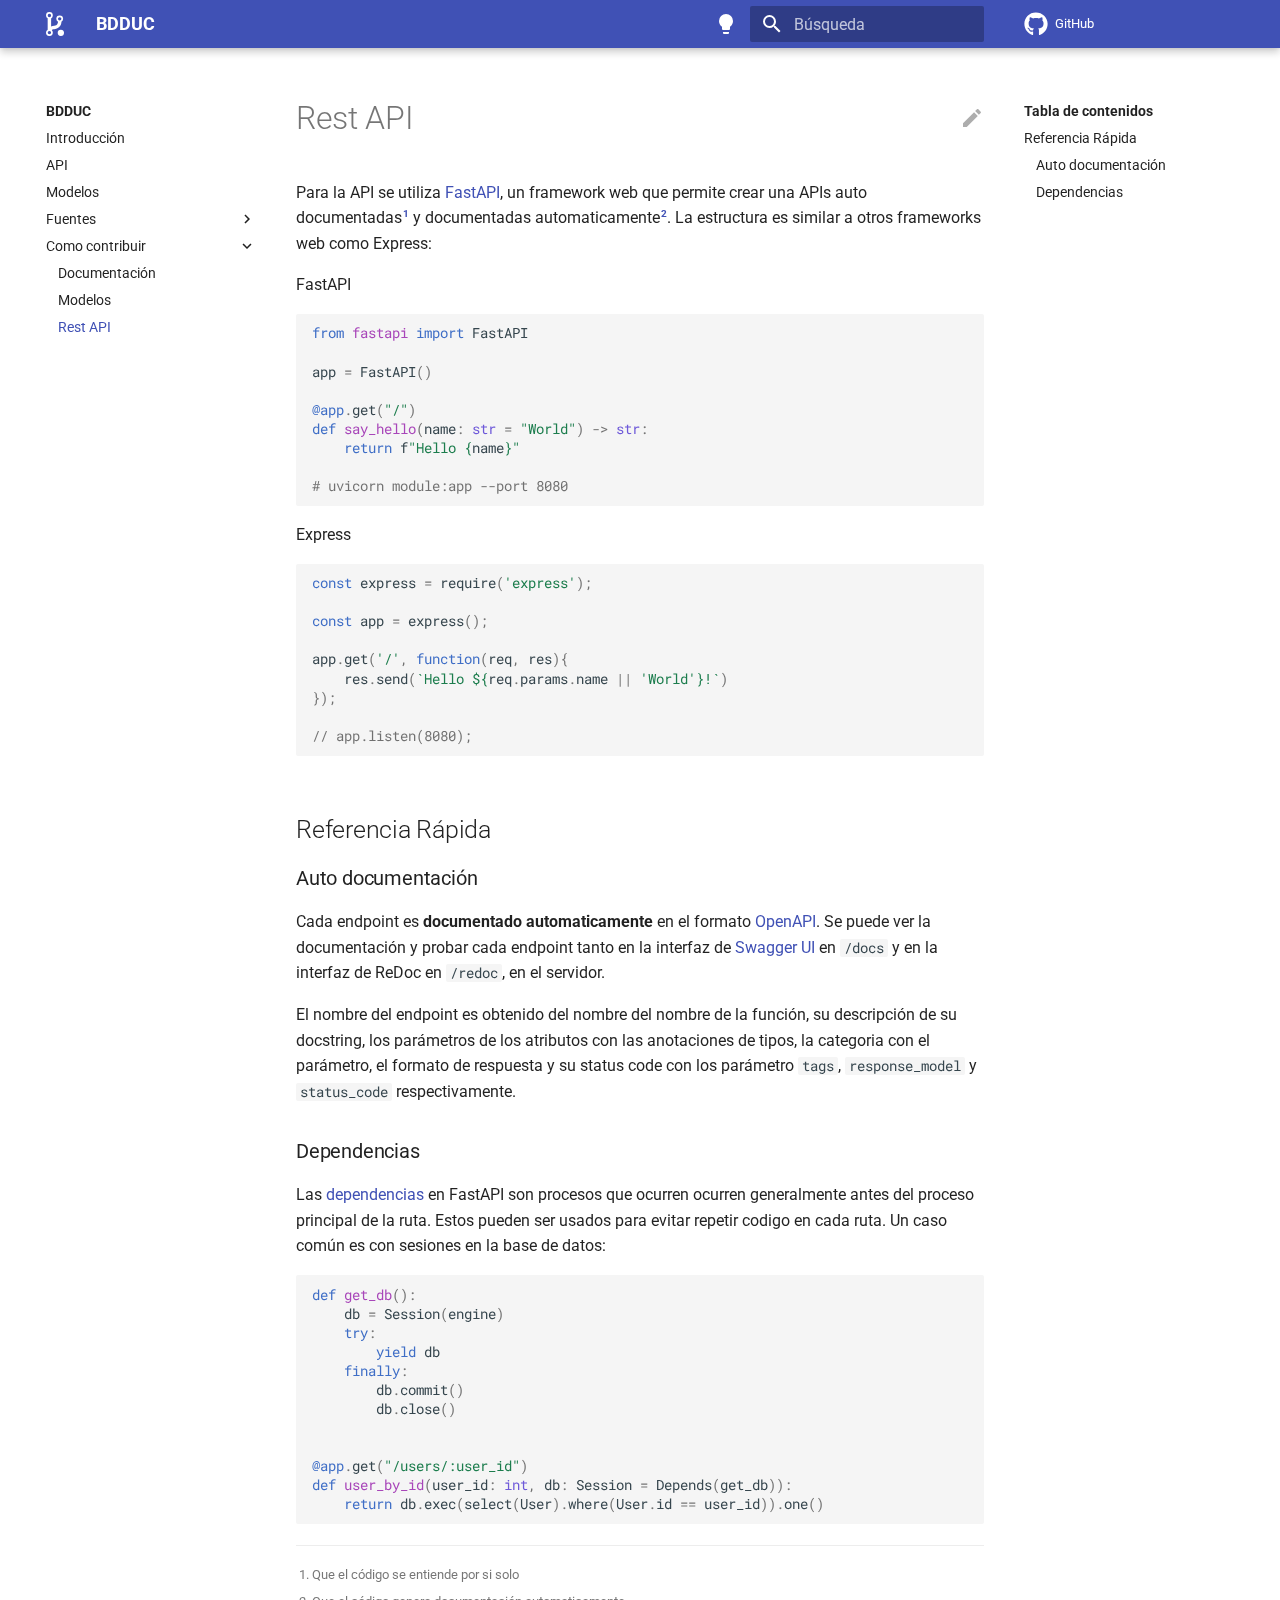
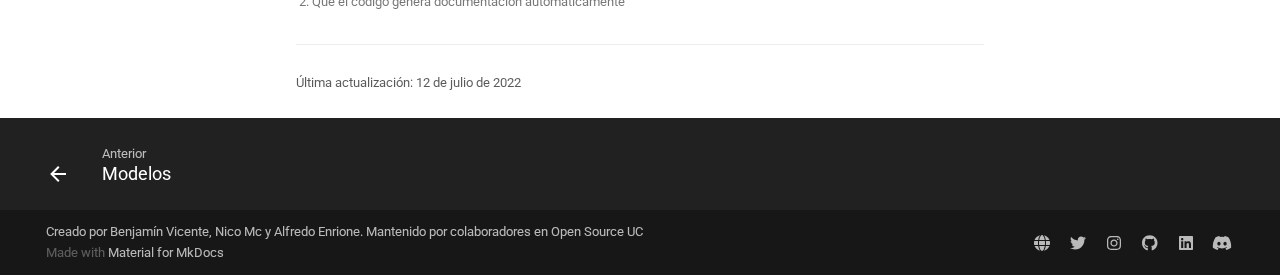
<file: contribute/rest_api/index.html>
<!doctype html>
<html lang="es" class="no-js">
  <head>
    
      <meta charset="utf-8">
      <meta name="viewport" content="width=device-width,initial-scale=1">
      
        <meta name="description" content="La Base de Datos Unificada y Comunitaria de la comunidad Open Source eUC">
      
      
      
      <link rel="icon" href="../../assets/osuc-favicon.svg">
      <meta name="generator" content="mkdocs-1.3.0, mkdocs-material-8.3.9">
    
    
      
        <title>Rest API - BDDUC</title>
      
    
    
      <link rel="stylesheet" href="../../assets/stylesheets/main.1d29e8d0.min.css">
      
        
        <link rel="stylesheet" href="../../assets/stylesheets/palette.cbb835fc.min.css">
        
      
      
    
    
    
      
        
        
        <link rel="preconnect" href="https://fonts.gstatic.com" crossorigin>
        <link rel="stylesheet" href="https://fonts.googleapis.com/css?family=Roboto:300,300i,400,400i,700,700i%7CRoboto+Mono:400,400i,700,700i&display=fallback">
        <style>:root{--md-text-font:"Roboto";--md-code-font:"Roboto Mono"}</style>
      
    
    
      <link rel="stylesheet" href="../../assets/extra.css">
    
    <script>__md_scope=new URL("../..",location),__md_get=(e,_=localStorage,t=__md_scope)=>JSON.parse(_.getItem(t.pathname+"."+e)),__md_set=(e,_,t=localStorage,a=__md_scope)=>{try{t.setItem(a.pathname+"."+e,JSON.stringify(_))}catch(e){}}</script>
    
      

    
    
  </head>
  
  
    
    
      
    
    
    
    
    <body dir="ltr" data-md-color-scheme="default" data-md-color-primary="" data-md-color-accent="">
  
    
    
      <script>var palette=__md_get("__palette");if(palette&&"object"==typeof palette.color)for(var key of Object.keys(palette.color))document.body.setAttribute("data-md-color-"+key,palette.color[key])</script>
    
    <input class="md-toggle" data-md-toggle="drawer" type="checkbox" id="__drawer" autocomplete="off">
    <input class="md-toggle" data-md-toggle="search" type="checkbox" id="__search" autocomplete="off">
    <label class="md-overlay" for="__drawer"></label>
    <div data-md-component="skip">
      
        
        <a href="#rest-api" class="md-skip">
          Saltar a contenido
        </a>
      
    </div>
    <div data-md-component="announce">
      
    </div>
    
    
      

<header class="md-header" data-md-component="header">
  <nav class="md-header__inner md-grid" aria-label="Cabecera">
    <a href="../.." title="BDDUC" class="md-header__button md-logo" aria-label="BDDUC" data-md-component="logo">
      
  <img src="../../assets/osuc-white.min.svg" alt="logo">

    </a>
    <label class="md-header__button md-icon" for="__drawer">
      <svg xmlns="http://www.w3.org/2000/svg" viewBox="0 0 24 24"><path d="M3 6h18v2H3V6m0 5h18v2H3v-2m0 5h18v2H3v-2Z"/></svg>
    </label>
    <div class="md-header__title" data-md-component="header-title">
      <div class="md-header__ellipsis">
        <div class="md-header__topic">
          <span class="md-ellipsis">
            BDDUC
          </span>
        </div>
        <div class="md-header__topic" data-md-component="header-topic">
          <span class="md-ellipsis">
            
              Rest API
            
          </span>
        </div>
      </div>
    </div>
    
      <form class="md-header__option" data-md-component="palette">
        
          
          
          <input class="md-option" data-md-color-media="(prefers-color-scheme: light)" data-md-color-scheme="default" data-md-color-primary="" data-md-color-accent=""  aria-label="Cambiar a tema oscuro"  type="radio" name="__palette" id="__palette_1">
          
            <label class="md-header__button md-icon" title="Cambiar a tema oscuro" for="__palette_2" hidden>
              <svg xmlns="http://www.w3.org/2000/svg" viewBox="0 0 24 24"><path d="M12 2a7 7 0 0 0-7 7c0 2.38 1.19 4.47 3 5.74V17a1 1 0 0 0 1 1h6a1 1 0 0 0 1-1v-2.26c1.81-1.27 3-3.36 3-5.74a7 7 0 0 0-7-7M9 21a1 1 0 0 0 1 1h4a1 1 0 0 0 1-1v-1H9v1Z"/></svg>
            </label>
          
        
          
          
          <input class="md-option" data-md-color-media="(prefers-color-scheme: dark)" data-md-color-scheme="slate" data-md-color-primary="" data-md-color-accent=""  aria-label="Cambiar a tema claro"  type="radio" name="__palette" id="__palette_2">
          
            <label class="md-header__button md-icon" title="Cambiar a tema claro" for="__palette_1" hidden>
              <svg xmlns="http://www.w3.org/2000/svg" viewBox="0 0 24 24"><path d="M12 2a7 7 0 0 1 7 7c0 2.38-1.19 4.47-3 5.74V17a1 1 0 0 1-1 1H9a1 1 0 0 1-1-1v-2.26C6.19 13.47 5 11.38 5 9a7 7 0 0 1 7-7M9 21v-1h6v1a1 1 0 0 1-1 1h-4a1 1 0 0 1-1-1m3-17a5 5 0 0 0-5 5c0 2.05 1.23 3.81 3 4.58V16h4v-2.42c1.77-.77 3-2.53 3-4.58a5 5 0 0 0-5-5Z"/></svg>
            </label>
          
        
      </form>
    
    
    
      <label class="md-header__button md-icon" for="__search">
        <svg xmlns="http://www.w3.org/2000/svg" viewBox="0 0 24 24"><path d="M9.5 3A6.5 6.5 0 0 1 16 9.5c0 1.61-.59 3.09-1.56 4.23l.27.27h.79l5 5-1.5 1.5-5-5v-.79l-.27-.27A6.516 6.516 0 0 1 9.5 16 6.5 6.5 0 0 1 3 9.5 6.5 6.5 0 0 1 9.5 3m0 2C7 5 5 7 5 9.5S7 14 9.5 14 14 12 14 9.5 12 5 9.5 5Z"/></svg>
      </label>
      <div class="md-search" data-md-component="search" role="dialog">
  <label class="md-search__overlay" for="__search"></label>
  <div class="md-search__inner" role="search">
    <form class="md-search__form" name="search">
      <input type="text" class="md-search__input" name="query" aria-label="Búsqueda" placeholder="Búsqueda" autocapitalize="off" autocorrect="off" autocomplete="off" spellcheck="false" data-md-component="search-query" required>
      <label class="md-search__icon md-icon" for="__search">
        <svg xmlns="http://www.w3.org/2000/svg" viewBox="0 0 24 24"><path d="M9.5 3A6.5 6.5 0 0 1 16 9.5c0 1.61-.59 3.09-1.56 4.23l.27.27h.79l5 5-1.5 1.5-5-5v-.79l-.27-.27A6.516 6.516 0 0 1 9.5 16 6.5 6.5 0 0 1 3 9.5 6.5 6.5 0 0 1 9.5 3m0 2C7 5 5 7 5 9.5S7 14 9.5 14 14 12 14 9.5 12 5 9.5 5Z"/></svg>
        <svg xmlns="http://www.w3.org/2000/svg" viewBox="0 0 24 24"><path d="M20 11v2H8l5.5 5.5-1.42 1.42L4.16 12l7.92-7.92L13.5 5.5 8 11h12Z"/></svg>
      </label>
      <nav class="md-search__options" aria-label="Search">
        
        <button type="reset" class="md-search__icon md-icon" aria-label="Limpiar" tabindex="-1">
          <svg xmlns="http://www.w3.org/2000/svg" viewBox="0 0 24 24"><path d="M19 6.41 17.59 5 12 10.59 6.41 5 5 6.41 10.59 12 5 17.59 6.41 19 12 13.41 17.59 19 19 17.59 13.41 12 19 6.41Z"/></svg>
        </button>
      </nav>
      
    </form>
    <div class="md-search__output">
      <div class="md-search__scrollwrap" data-md-scrollfix>
        <div class="md-search-result" data-md-component="search-result">
          <div class="md-search-result__meta">
            Inicializando búsqueda
          </div>
          <ol class="md-search-result__list"></ol>
        </div>
      </div>
    </div>
  </div>
</div>
    
    
      <div class="md-header__source">
        <a href="https://github.com/open-source-uc/bdd" title="Ir al repositorio" class="md-source" data-md-component="source">
  <div class="md-source__icon md-icon">
    
    <svg xmlns="http://www.w3.org/2000/svg" viewBox="0 0 496 512"><!--! Font Awesome Free 6.1.1 by @fontawesome - https://fontawesome.com License - https://fontawesome.com/license/free (Icons: CC BY 4.0, Fonts: SIL OFL 1.1, Code: MIT License) Copyright 2022 Fonticons, Inc.--><path d="M165.9 397.4c0 2-2.3 3.6-5.2 3.6-3.3.3-5.6-1.3-5.6-3.6 0-2 2.3-3.6 5.2-3.6 3-.3 5.6 1.3 5.6 3.6zm-31.1-4.5c-.7 2 1.3 4.3 4.3 4.9 2.6 1 5.6 0 6.2-2s-1.3-4.3-4.3-5.2c-2.6-.7-5.5.3-6.2 2.3zm44.2-1.7c-2.9.7-4.9 2.6-4.6 4.9.3 2 2.9 3.3 5.9 2.6 2.9-.7 4.9-2.6 4.6-4.6-.3-1.9-3-3.2-5.9-2.9zM244.8 8C106.1 8 0 113.3 0 252c0 110.9 69.8 205.8 169.5 239.2 12.8 2.3 17.3-5.6 17.3-12.1 0-6.2-.3-40.4-.3-61.4 0 0-70 15-84.7-29.8 0 0-11.4-29.1-27.8-36.6 0 0-22.9-15.7 1.6-15.4 0 0 24.9 2 38.6 25.8 21.9 38.6 58.6 27.5 72.9 20.9 2.3-16 8.8-27.1 16-33.7-55.9-6.2-112.3-14.3-112.3-110.5 0-27.5 7.6-41.3 23.6-58.9-2.6-6.5-11.1-33.3 2.6-67.9 20.9-6.5 69 27 69 27 20-5.6 41.5-8.5 62.8-8.5s42.8 2.9 62.8 8.5c0 0 48.1-33.6 69-27 13.7 34.7 5.2 61.4 2.6 67.9 16 17.7 25.8 31.5 25.8 58.9 0 96.5-58.9 104.2-114.8 110.5 9.2 7.9 17 22.9 17 46.4 0 33.7-.3 75.4-.3 83.6 0 6.5 4.6 14.4 17.3 12.1C428.2 457.8 496 362.9 496 252 496 113.3 383.5 8 244.8 8zM97.2 352.9c-1.3 1-1 3.3.7 5.2 1.6 1.6 3.9 2.3 5.2 1 1.3-1 1-3.3-.7-5.2-1.6-1.6-3.9-2.3-5.2-1zm-10.8-8.1c-.7 1.3.3 2.9 2.3 3.9 1.6 1 3.6.7 4.3-.7.7-1.3-.3-2.9-2.3-3.9-2-.6-3.6-.3-4.3.7zm32.4 35.6c-1.6 1.3-1 4.3 1.3 6.2 2.3 2.3 5.2 2.6 6.5 1 1.3-1.3.7-4.3-1.3-6.2-2.2-2.3-5.2-2.6-6.5-1zm-11.4-14.7c-1.6 1-1.6 3.6 0 5.9 1.6 2.3 4.3 3.3 5.6 2.3 1.6-1.3 1.6-3.9 0-6.2-1.4-2.3-4-3.3-5.6-2z"/></svg>
  </div>
  <div class="md-source__repository">
    GitHub
  </div>
</a>
      </div>
    
  </nav>
  
</header>
    
    <div class="md-container" data-md-component="container">
      
      
        
          
        
      
      <main class="md-main" data-md-component="main">
        <div class="md-main__inner md-grid">
          
            
              
              <div class="md-sidebar md-sidebar--primary" data-md-component="sidebar" data-md-type="navigation" >
                <div class="md-sidebar__scrollwrap">
                  <div class="md-sidebar__inner">
                    


<nav class="md-nav md-nav--primary" aria-label="Navegación" data-md-level="0">
  <label class="md-nav__title" for="__drawer">
    <a href="../.." title="BDDUC" class="md-nav__button md-logo" aria-label="BDDUC" data-md-component="logo">
      
  <img src="../../assets/osuc-white.min.svg" alt="logo">

    </a>
    BDDUC
  </label>
  
    <div class="md-nav__source">
      <a href="https://github.com/open-source-uc/bdd" title="Ir al repositorio" class="md-source" data-md-component="source">
  <div class="md-source__icon md-icon">
    
    <svg xmlns="http://www.w3.org/2000/svg" viewBox="0 0 496 512"><!--! Font Awesome Free 6.1.1 by @fontawesome - https://fontawesome.com License - https://fontawesome.com/license/free (Icons: CC BY 4.0, Fonts: SIL OFL 1.1, Code: MIT License) Copyright 2022 Fonticons, Inc.--><path d="M165.9 397.4c0 2-2.3 3.6-5.2 3.6-3.3.3-5.6-1.3-5.6-3.6 0-2 2.3-3.6 5.2-3.6 3-.3 5.6 1.3 5.6 3.6zm-31.1-4.5c-.7 2 1.3 4.3 4.3 4.9 2.6 1 5.6 0 6.2-2s-1.3-4.3-4.3-5.2c-2.6-.7-5.5.3-6.2 2.3zm44.2-1.7c-2.9.7-4.9 2.6-4.6 4.9.3 2 2.9 3.3 5.9 2.6 2.9-.7 4.9-2.6 4.6-4.6-.3-1.9-3-3.2-5.9-2.9zM244.8 8C106.1 8 0 113.3 0 252c0 110.9 69.8 205.8 169.5 239.2 12.8 2.3 17.3-5.6 17.3-12.1 0-6.2-.3-40.4-.3-61.4 0 0-70 15-84.7-29.8 0 0-11.4-29.1-27.8-36.6 0 0-22.9-15.7 1.6-15.4 0 0 24.9 2 38.6 25.8 21.9 38.6 58.6 27.5 72.9 20.9 2.3-16 8.8-27.1 16-33.7-55.9-6.2-112.3-14.3-112.3-110.5 0-27.5 7.6-41.3 23.6-58.9-2.6-6.5-11.1-33.3 2.6-67.9 20.9-6.5 69 27 69 27 20-5.6 41.5-8.5 62.8-8.5s42.8 2.9 62.8 8.5c0 0 48.1-33.6 69-27 13.7 34.7 5.2 61.4 2.6 67.9 16 17.7 25.8 31.5 25.8 58.9 0 96.5-58.9 104.2-114.8 110.5 9.2 7.9 17 22.9 17 46.4 0 33.7-.3 75.4-.3 83.6 0 6.5 4.6 14.4 17.3 12.1C428.2 457.8 496 362.9 496 252 496 113.3 383.5 8 244.8 8zM97.2 352.9c-1.3 1-1 3.3.7 5.2 1.6 1.6 3.9 2.3 5.2 1 1.3-1 1-3.3-.7-5.2-1.6-1.6-3.9-2.3-5.2-1zm-10.8-8.1c-.7 1.3.3 2.9 2.3 3.9 1.6 1 3.6.7 4.3-.7.7-1.3-.3-2.9-2.3-3.9-2-.6-3.6-.3-4.3.7zm32.4 35.6c-1.6 1.3-1 4.3 1.3 6.2 2.3 2.3 5.2 2.6 6.5 1 1.3-1.3.7-4.3-1.3-6.2-2.2-2.3-5.2-2.6-6.5-1zm-11.4-14.7c-1.6 1-1.6 3.6 0 5.9 1.6 2.3 4.3 3.3 5.6 2.3 1.6-1.3 1.6-3.9 0-6.2-1.4-2.3-4-3.3-5.6-2z"/></svg>
  </div>
  <div class="md-source__repository">
    GitHub
  </div>
</a>
    </div>
  
  <ul class="md-nav__list" data-md-scrollfix>
    
      
      
      

  
  
  
    <li class="md-nav__item">
      <a href="../.." class="md-nav__link">
        Introducción
      </a>
    </li>
  

    
      
      
      

  
  
  
    <li class="md-nav__item">
      <a href="../../api/" class="md-nav__link">
        API
      </a>
    </li>
  

    
      
      
      

  
  
  
    
    <li class="md-nav__item md-nav__item--nested">
      
      
        <input class="md-nav__toggle md-toggle" data-md-toggle="__nav_3" type="checkbox" id="__nav_3" >
      
      
      
        
          
            
          
        
      
      
        
        
        <div class="md-nav__link md-nav__link--index ">
          <a href="../../models/">Modelos</a>
          
        </div>
      
      <nav class="md-nav" aria-label="Modelos" data-md-level="1">
        <label class="md-nav__title" for="__nav_3">
          <span class="md-nav__icon md-icon"></span>
          Modelos
        </label>
        <ul class="md-nav__list" data-md-scrollfix>
          
            
          
        </ul>
      </nav>
    </li>
  

    
      
      
      

  
  
  
    
    <li class="md-nav__item md-nav__item--nested">
      
      
        <input class="md-nav__toggle md-toggle" data-md-toggle="__nav_4" type="checkbox" id="__nav_4" >
      
      
      
        
          
            
          
        
          
        
          
        
          
        
          
        
          
        
      
      
        
        
        <div class="md-nav__link md-nav__link--index ">
          <a href="../../sources/">Fuentes</a>
          
            <label for="__nav_4">
              <span class="md-nav__icon md-icon"></span>
            </label>
          
        </div>
      
      <nav class="md-nav" aria-label="Fuentes" data-md-level="1">
        <label class="md-nav__title" for="__nav_4">
          <span class="md-nav__icon md-icon"></span>
          Fuentes
        </label>
        <ul class="md-nav__list" data-md-scrollfix>
          
            
          
            
              
  
  
  
    <li class="md-nav__item">
      <a href="../../sources/buscacursos/" class="md-nav__link">
        Busca Cursos
      </a>
    </li>
  

            
          
            
              
  
  
  
    <li class="md-nav__item">
      <a href="../../sources/catalogo/" class="md-nav__link">
        Catálogo
      </a>
    </li>
  

            
          
            
              
  
  
  
    <li class="md-nav__item">
      <a href="../../sources/calendario_academico/" class="md-nav__link">
        Calendario Academico
      </a>
    </li>
  

            
          
            
              
  
  
  
    <li class="md-nav__item">
      <a href="../../sources/uc/" class="md-nav__link">
        Página UC.cl
      </a>
    </li>
  

            
          
            
              
  
  
  
    <li class="md-nav__item">
      <a href="../../sources/almapp/" class="md-nav__link">
        Alma Máter App
      </a>
    </li>
  

            
          
        </ul>
      </nav>
    </li>
  

    
      
      
      

  
  
    
  
  
    
    <li class="md-nav__item md-nav__item--active md-nav__item--nested">
      
      
        <input class="md-nav__toggle md-toggle" data-md-toggle="__nav_5" type="checkbox" id="__nav_5" checked>
      
      
      
        
          
            
          
        
          
        
          
        
          
        
      
      
        
        
        <div class="md-nav__link md-nav__link--index ">
          <a href="../">Como contribuir</a>
          
            <label for="__nav_5">
              <span class="md-nav__icon md-icon"></span>
            </label>
          
        </div>
      
      <nav class="md-nav" aria-label="Como contribuir" data-md-level="1">
        <label class="md-nav__title" for="__nav_5">
          <span class="md-nav__icon md-icon"></span>
          Como contribuir
        </label>
        <ul class="md-nav__list" data-md-scrollfix>
          
            
          
            
              
  
  
  
    <li class="md-nav__item">
      <a href="../docs/" class="md-nav__link">
        Documentación
      </a>
    </li>
  

            
          
            
              
  
  
  
    <li class="md-nav__item">
      <a href="../orm/" class="md-nav__link">
        Modelos
      </a>
    </li>
  

            
          
            
              
  
  
    
  
  
    <li class="md-nav__item md-nav__item--active">
      
      <input class="md-nav__toggle md-toggle" data-md-toggle="toc" type="checkbox" id="__toc">
      
      
        
      
      
        <label class="md-nav__link md-nav__link--active" for="__toc">
          Rest API
          <span class="md-nav__icon md-icon"></span>
        </label>
      
      <a href="./" class="md-nav__link md-nav__link--active">
        Rest API
      </a>
      
        

<nav class="md-nav md-nav--secondary" aria-label="Tabla de contenidos">
  
  
  
    
  
  
    <label class="md-nav__title" for="__toc">
      <span class="md-nav__icon md-icon"></span>
      Tabla de contenidos
    </label>
    <ul class="md-nav__list" data-md-component="toc" data-md-scrollfix>
      
        <li class="md-nav__item">
  <a href="#referencia-rapida" class="md-nav__link">
    Referencia Rápida
  </a>
  
    <nav class="md-nav" aria-label="Referencia Rápida">
      <ul class="md-nav__list">
        
          <li class="md-nav__item">
  <a href="#auto-documentacion" class="md-nav__link">
    Auto documentación
  </a>
  
</li>
        
          <li class="md-nav__item">
  <a href="#dependencias" class="md-nav__link">
    Dependencias
  </a>
  
</li>
        
      </ul>
    </nav>
  
</li>
      
    </ul>
  
</nav>
      
    </li>
  

            
          
        </ul>
      </nav>
    </li>
  

    
  </ul>
</nav>
                  </div>
                </div>
              </div>
            
            
              
              <div class="md-sidebar md-sidebar--secondary" data-md-component="sidebar" data-md-type="toc" >
                <div class="md-sidebar__scrollwrap">
                  <div class="md-sidebar__inner">
                    

<nav class="md-nav md-nav--secondary" aria-label="Tabla de contenidos">
  
  
  
    
  
  
    <label class="md-nav__title" for="__toc">
      <span class="md-nav__icon md-icon"></span>
      Tabla de contenidos
    </label>
    <ul class="md-nav__list" data-md-component="toc" data-md-scrollfix>
      
        <li class="md-nav__item">
  <a href="#referencia-rapida" class="md-nav__link">
    Referencia Rápida
  </a>
  
    <nav class="md-nav" aria-label="Referencia Rápida">
      <ul class="md-nav__list">
        
          <li class="md-nav__item">
  <a href="#auto-documentacion" class="md-nav__link">
    Auto documentación
  </a>
  
</li>
        
          <li class="md-nav__item">
  <a href="#dependencias" class="md-nav__link">
    Dependencias
  </a>
  
</li>
        
      </ul>
    </nav>
  
</li>
      
    </ul>
  
</nav>
                  </div>
                </div>
              </div>
            
          
          <div class="md-content" data-md-component="content">
            <article class="md-content__inner md-typeset">
              
                
  <a href="https://github.com/open-source-uc/bdd/edit/main/docs/contribute/rest_api.md" title="Editar esta página" class="md-content__button md-icon">
    <svg xmlns="http://www.w3.org/2000/svg" viewBox="0 0 24 24"><path d="M20.71 7.04c.39-.39.39-1.04 0-1.41l-2.34-2.34c-.37-.39-1.02-.39-1.41 0l-1.84 1.83 3.75 3.75M3 17.25V21h3.75L17.81 9.93l-3.75-3.75L3 17.25Z"/></svg>
  </a>



<h1 id="rest-api">Rest API</h1>
<p>Para la API se utiliza <a href="https://fastapi.tiangolo.com/">FastAPI</a>, un framework web que
permite crear una APIs auto documentadas<sup id="fnref:1"><a class="footnote-ref" href="#fn:1">1</a></sup> y documentadas
automaticamente<sup id="fnref:2"><a class="footnote-ref" href="#fn:2">2</a></sup>. La estructura es similar a otros frameworks web
como Express:</p>
<div class="tabbed-set" data-tabs="1:2"><input checked="checked" id="__tabbed_1_1" name="__tabbed_1" type="radio" /><label for="__tabbed_1_1">FastAPI</label><div class="tabbed-content">
<div class="highlight"><pre><span></span><code><span class="kn">from</span> <span class="nn">fastapi</span> <span class="kn">import</span> <span class="n">FastAPI</span>

<span class="n">app</span> <span class="o">=</span> <span class="n">FastAPI</span><span class="p">()</span>

<span class="nd">@app</span><span class="o">.</span><span class="n">get</span><span class="p">(</span><span class="s2">&quot;/&quot;</span><span class="p">)</span>
<span class="k">def</span> <span class="nf">say_hello</span><span class="p">(</span><span class="n">name</span><span class="p">:</span> <span class="nb">str</span> <span class="o">=</span> <span class="s2">&quot;World&quot;</span><span class="p">)</span> <span class="o">-&gt;</span> <span class="nb">str</span><span class="p">:</span>
    <span class="k">return</span> <span class="sa">f</span><span class="s2">&quot;Hello </span><span class="si">{</span><span class="n">name</span><span class="si">}</span><span class="s2">&quot;</span>

<span class="c1"># uvicorn module:app --port 8080</span>
</code></pre></div>
</div>
<input id="__tabbed_1_2" name="__tabbed_1" type="radio" /><label for="__tabbed_1_2">Express</label><div class="tabbed-content">
<div class="highlight"><pre><span></span><code><span class="kd">const</span><span class="w"> </span><span class="nx">express</span><span class="w"> </span><span class="o">=</span><span class="w"> </span><span class="nx">require</span><span class="p">(</span><span class="s1">&#39;express&#39;</span><span class="p">);</span><span class="w"></span>

<span class="kd">const</span><span class="w"> </span><span class="nx">app</span><span class="w"> </span><span class="o">=</span><span class="w"> </span><span class="nx">express</span><span class="p">();</span><span class="w"></span>

<span class="nx">app</span><span class="p">.</span><span class="nx">get</span><span class="p">(</span><span class="s1">&#39;/&#39;</span><span class="p">,</span><span class="w"> </span><span class="kd">function</span><span class="p">(</span><span class="nx">req</span><span class="p">,</span><span class="w"> </span><span class="nx">res</span><span class="p">){</span><span class="w"></span>
<span class="w">    </span><span class="nx">res</span><span class="p">.</span><span class="nx">send</span><span class="p">(</span><span class="sb">`Hello </span><span class="si">${</span><span class="nx">req</span><span class="p">.</span><span class="nx">params</span><span class="p">.</span><span class="nx">name</span><span class="w"> </span><span class="o">||</span><span class="w"> </span><span class="s1">&#39;World&#39;</span><span class="si">}</span><span class="sb">!`</span><span class="p">)</span><span class="w"></span>
<span class="p">});</span><span class="w"></span>

<span class="c1">// app.listen(8080);</span><span class="w"></span>
</code></pre></div>
</div>
</div>
<h2 id="referencia-rapida">Referencia Rápida</h2>
<h3 id="auto-documentacion">Auto documentación</h3>
<p>Cada endpoint es <strong>documentado automaticamente</strong> en el formato
<a href="https://spec.openapis.org/oas/latest.html">OpenAPI</a>. Se puede ver la documentación y probar cada
endpoint tanto en la interfaz de <a href="https://swagger.io/tools/swagger-ui/">Swagger UI</a> en <code>/docs</code>
y en la interfaz de ReDoc en <code>/redoc</code>, en el servidor.</p>
<p>El nombre del endpoint es obtenido del nombre del nombre de la función,
su descripción de su docstring, los parámetros de los atributos con
las anotaciones de tipos, la categoria con el parámetro, el formato
de respuesta y su status code con los parámetro <code>tags</code>,
<code>response_model</code> y <code>status_code</code> respectivamente.</p>
<h3 id="dependencias">Dependencias</h3>
<p>Las <a href="https://fastapi.tiangolo.com/tutorial/dependencies/">dependencias</a> en FastAPI son procesos que ocurren ocurren
generalmente antes del proceso principal de la ruta. Estos pueden ser
usados para evitar repetir codigo en cada ruta. Un caso común es con
sesiones en la base de datos:</p>
<div class="highlight"><pre><span></span><code><span class="k">def</span> <span class="nf">get_db</span><span class="p">():</span>
    <span class="n">db</span> <span class="o">=</span> <span class="n">Session</span><span class="p">(</span><span class="n">engine</span><span class="p">)</span>
    <span class="k">try</span><span class="p">:</span>
        <span class="k">yield</span> <span class="n">db</span>
    <span class="k">finally</span><span class="p">:</span>
        <span class="n">db</span><span class="o">.</span><span class="n">commit</span><span class="p">()</span>
        <span class="n">db</span><span class="o">.</span><span class="n">close</span><span class="p">()</span>


<span class="nd">@app</span><span class="o">.</span><span class="n">get</span><span class="p">(</span><span class="s2">&quot;/users/:user_id&quot;</span><span class="p">)</span>
<span class="k">def</span> <span class="nf">user_by_id</span><span class="p">(</span><span class="n">user_id</span><span class="p">:</span> <span class="nb">int</span><span class="p">,</span> <span class="n">db</span><span class="p">:</span> <span class="n">Session</span> <span class="o">=</span> <span class="n">Depends</span><span class="p">(</span><span class="n">get_db</span><span class="p">)):</span>
    <span class="k">return</span> <span class="n">db</span><span class="o">.</span><span class="n">exec</span><span class="p">(</span><span class="n">select</span><span class="p">(</span><span class="n">User</span><span class="p">)</span><span class="o">.</span><span class="n">where</span><span class="p">(</span><span class="n">User</span><span class="o">.</span><span class="n">id</span> <span class="o">==</span> <span class="n">user_id</span><span class="p">))</span><span class="o">.</span><span class="n">one</span><span class="p">()</span>
</code></pre></div>
<div class="footnote">
<hr />
<ol>
<li id="fn:1">
<p>Que el código se entiende por si solo&#160;<a class="footnote-backref" href="#fnref:1" title="Jump back to footnote 1 in the text">&#8617;</a></p>
</li>
<li id="fn:2">
<p>Que el código genera documentación automaticamente&#160;<a class="footnote-backref" href="#fnref:2" title="Jump back to footnote 2 in the text">&#8617;</a></p>
</li>
</ol>
</div>

  <hr>
<div class="md-source-file">
  <small>
    
      Última actualización:
      <span class="git-revision-date-localized-plugin git-revision-date-localized-plugin-date">12 de julio de 2022</span>
      
    
  </small>
</div>

              
            </article>
            
          </div>
        </div>
        
      </main>
      
        <footer class="md-footer">
  
    
    <nav class="md-footer__inner md-grid" aria-label="Pie" >
      
        
        <a href="../orm/" class="md-footer__link md-footer__link--prev" aria-label="Anterior: Modelos" rel="prev">
          <div class="md-footer__button md-icon">
            <svg xmlns="http://www.w3.org/2000/svg" viewBox="0 0 24 24"><path d="M20 11v2H8l5.5 5.5-1.42 1.42L4.16 12l7.92-7.92L13.5 5.5 8 11h12Z"/></svg>
          </div>
          <div class="md-footer__title">
            <div class="md-ellipsis">
              <span class="md-footer__direction">
                Anterior
              </span>
              Modelos
            </div>
          </div>
        </a>
      
      
    </nav>
  
  <div class="md-footer-meta md-typeset">
    <div class="md-footer-meta__inner md-grid">
      <div class="md-copyright">
  
    <div class="md-copyright__highlight">
      Creado por Benjamín Vicente, Nico Mc y Alfredo Enrione. Mantenido por <a href="https://github.com/open-source-uc/bdd/graphs/contributors" target="_blank" rel="noopener">colaboradores</a> en <a href="https://github.com/open-source-uc" target="_blank" rel="noopener">Open Source UC</a>

    </div>
  
  
    Made with
    <a href="https://squidfunk.github.io/mkdocs-material/" target="_blank" rel="noopener">
      Material for MkDocs
    </a>
  
</div>
      
        <div class="md-social">
  
    
    
      
      
    
    <a href="https://osuc.dev" target="_blank" rel="noopener" title="osuc.dev" class="md-social__link">
      <svg xmlns="http://www.w3.org/2000/svg" viewBox="0 0 512 512"><!--! Font Awesome Free 6.1.1 by @fontawesome - https://fontawesome.com License - https://fontawesome.com/license/free (Icons: CC BY 4.0, Fonts: SIL OFL 1.1, Code: MIT License) Copyright 2022 Fonticons, Inc.--><path d="M352 256c0 22.2-1.2 43.6-3.3 64H163.3c-2.1-20.4-4.2-41.8-4.2-64 0-22.2 2.1-43.6 4.2-64h185.4c2.1 20.4 3.3 41.8 3.3 64zm151.9-64c5.3 20.5 8.1 41.9 8.1 64s-2.8 43.5-8.1 64H380.8c2.1-20.6 3.2-42.9 3.2-64 0-22-1.1-43.4-3.2-64h123.1zm-10.5-32H376.7c-10-63.86-29.8-117.38-55.3-151.558C399.8 29.09 463.4 85.94 493.4 160zm-149.1 0H167.7c6.1-36.4 15.5-68.62 27-94.65 10.5-23.61 22.2-40.74 33.5-51.54C239.4 3.178 248.7 0 256 0c7.3 0 16.6 3.178 27.8 13.81 11.3 10.8 23 27.93 33.5 51.54 11.5 26.03 20.9 58.25 27 94.65zm-325.69 0C48.59 85.94 112.2 29.09 190.6 8.442 165.1 42.62 145.3 96.14 135.3 160H18.61zm112.59 32c-2.1 20.6-4.1 42-4.1 64 0 21.1 2 43.4 4.1 64H8.065C2.8 299.5 0 278.1 0 256s2.8-43.5 8.065-64H131.2zm63.5 254.6c-11.5-26-20.9-58.2-27-94.6h176.6c-6.1 36.4-15.5 68.6-27 94.6-10.5 23.7-22.2 40.8-33.5 51.6-11.2 10.6-20.5 13.8-28.7 13.8-6.4 0-15.7-3.2-26.9-13.8-11.3-10.8-23-27.9-33.5-51.6zm-4.1 57C112.2 482.9 48.59 426.1 18.61 352H135.3c10 63.9 29.8 117.4 55.3 151.6zm130.8 0c25.5-34.2 45.3-87.7 55.3-151.6h116.7c-30 74.1-93.6 130.9-172 151.6z"/></svg>
    </a>
  
    
    
      
      
    
    <a href="https://twitter.com/OpenSource_eUC" target="_blank" rel="noopener" title="twitter.com" class="md-social__link">
      <svg xmlns="http://www.w3.org/2000/svg" viewBox="0 0 512 512"><!--! Font Awesome Free 6.1.1 by @fontawesome - https://fontawesome.com License - https://fontawesome.com/license/free (Icons: CC BY 4.0, Fonts: SIL OFL 1.1, Code: MIT License) Copyright 2022 Fonticons, Inc.--><path d="M459.37 151.716c.325 4.548.325 9.097.325 13.645 0 138.72-105.583 298.558-298.558 298.558-59.452 0-114.68-17.219-161.137-47.106 8.447.974 16.568 1.299 25.34 1.299 49.055 0 94.213-16.568 130.274-44.832-46.132-.975-84.792-31.188-98.112-72.772 6.498.974 12.995 1.624 19.818 1.624 9.421 0 18.843-1.3 27.614-3.573-48.081-9.747-84.143-51.98-84.143-102.985v-1.299c13.969 7.797 30.214 12.67 47.431 13.319-28.264-18.843-46.781-51.005-46.781-87.391 0-19.492 5.197-37.36 14.294-52.954 51.655 63.675 129.3 105.258 216.365 109.807-1.624-7.797-2.599-15.918-2.599-24.04 0-57.828 46.782-104.934 104.934-104.934 30.213 0 57.502 12.67 76.67 33.137 23.715-4.548 46.456-13.32 66.599-25.34-7.798 24.366-24.366 44.833-46.132 57.827 21.117-2.273 41.584-8.122 60.426-16.243-14.292 20.791-32.161 39.308-52.628 54.253z"/></svg>
    </a>
  
    
    
      
      
    
    <a href="https://www.instagram.com/opensource_euc/" target="_blank" rel="noopener" title="www.instagram.com" class="md-social__link">
      <svg xmlns="http://www.w3.org/2000/svg" viewBox="0 0 448 512"><!--! Font Awesome Free 6.1.1 by @fontawesome - https://fontawesome.com License - https://fontawesome.com/license/free (Icons: CC BY 4.0, Fonts: SIL OFL 1.1, Code: MIT License) Copyright 2022 Fonticons, Inc.--><path d="M224.1 141c-63.6 0-114.9 51.3-114.9 114.9s51.3 114.9 114.9 114.9S339 319.5 339 255.9 287.7 141 224.1 141zm0 189.6c-41.1 0-74.7-33.5-74.7-74.7s33.5-74.7 74.7-74.7 74.7 33.5 74.7 74.7-33.6 74.7-74.7 74.7zm146.4-194.3c0 14.9-12 26.8-26.8 26.8-14.9 0-26.8-12-26.8-26.8s12-26.8 26.8-26.8 26.8 12 26.8 26.8zm76.1 27.2c-1.7-35.9-9.9-67.7-36.2-93.9-26.2-26.2-58-34.4-93.9-36.2-37-2.1-147.9-2.1-184.9 0-35.8 1.7-67.6 9.9-93.9 36.1s-34.4 58-36.2 93.9c-2.1 37-2.1 147.9 0 184.9 1.7 35.9 9.9 67.7 36.2 93.9s58 34.4 93.9 36.2c37 2.1 147.9 2.1 184.9 0 35.9-1.7 67.7-9.9 93.9-36.2 26.2-26.2 34.4-58 36.2-93.9 2.1-37 2.1-147.8 0-184.8zM398.8 388c-7.8 19.6-22.9 34.7-42.6 42.6-29.5 11.7-99.5 9-132.1 9s-102.7 2.6-132.1-9c-19.6-7.8-34.7-22.9-42.6-42.6-11.7-29.5-9-99.5-9-132.1s-2.6-102.7 9-132.1c7.8-19.6 22.9-34.7 42.6-42.6 29.5-11.7 99.5-9 132.1-9s102.7-2.6 132.1 9c19.6 7.8 34.7 22.9 42.6 42.6 11.7 29.5 9 99.5 9 132.1s2.7 102.7-9 132.1z"/></svg>
    </a>
  
    
    
      
      
    
    <a href="https://github.com/open-source-uc" target="_blank" rel="noopener" title="github.com" class="md-social__link">
      <svg xmlns="http://www.w3.org/2000/svg" viewBox="0 0 496 512"><!--! Font Awesome Free 6.1.1 by @fontawesome - https://fontawesome.com License - https://fontawesome.com/license/free (Icons: CC BY 4.0, Fonts: SIL OFL 1.1, Code: MIT License) Copyright 2022 Fonticons, Inc.--><path d="M165.9 397.4c0 2-2.3 3.6-5.2 3.6-3.3.3-5.6-1.3-5.6-3.6 0-2 2.3-3.6 5.2-3.6 3-.3 5.6 1.3 5.6 3.6zm-31.1-4.5c-.7 2 1.3 4.3 4.3 4.9 2.6 1 5.6 0 6.2-2s-1.3-4.3-4.3-5.2c-2.6-.7-5.5.3-6.2 2.3zm44.2-1.7c-2.9.7-4.9 2.6-4.6 4.9.3 2 2.9 3.3 5.9 2.6 2.9-.7 4.9-2.6 4.6-4.6-.3-1.9-3-3.2-5.9-2.9zM244.8 8C106.1 8 0 113.3 0 252c0 110.9 69.8 205.8 169.5 239.2 12.8 2.3 17.3-5.6 17.3-12.1 0-6.2-.3-40.4-.3-61.4 0 0-70 15-84.7-29.8 0 0-11.4-29.1-27.8-36.6 0 0-22.9-15.7 1.6-15.4 0 0 24.9 2 38.6 25.8 21.9 38.6 58.6 27.5 72.9 20.9 2.3-16 8.8-27.1 16-33.7-55.9-6.2-112.3-14.3-112.3-110.5 0-27.5 7.6-41.3 23.6-58.9-2.6-6.5-11.1-33.3 2.6-67.9 20.9-6.5 69 27 69 27 20-5.6 41.5-8.5 62.8-8.5s42.8 2.9 62.8 8.5c0 0 48.1-33.6 69-27 13.7 34.7 5.2 61.4 2.6 67.9 16 17.7 25.8 31.5 25.8 58.9 0 96.5-58.9 104.2-114.8 110.5 9.2 7.9 17 22.9 17 46.4 0 33.7-.3 75.4-.3 83.6 0 6.5 4.6 14.4 17.3 12.1C428.2 457.8 496 362.9 496 252 496 113.3 383.5 8 244.8 8zM97.2 352.9c-1.3 1-1 3.3.7 5.2 1.6 1.6 3.9 2.3 5.2 1 1.3-1 1-3.3-.7-5.2-1.6-1.6-3.9-2.3-5.2-1zm-10.8-8.1c-.7 1.3.3 2.9 2.3 3.9 1.6 1 3.6.7 4.3-.7.7-1.3-.3-2.9-2.3-3.9-2-.6-3.6-.3-4.3.7zm32.4 35.6c-1.6 1.3-1 4.3 1.3 6.2 2.3 2.3 5.2 2.6 6.5 1 1.3-1.3.7-4.3-1.3-6.2-2.2-2.3-5.2-2.6-6.5-1zm-11.4-14.7c-1.6 1-1.6 3.6 0 5.9 1.6 2.3 4.3 3.3 5.6 2.3 1.6-1.3 1.6-3.9 0-6.2-1.4-2.3-4-3.3-5.6-2z"/></svg>
    </a>
  
    
    
      
      
    
    <a href="https://linkedin.com/company/open-source-euc" target="_blank" rel="noopener" title="linkedin.com" class="md-social__link">
      <svg xmlns="http://www.w3.org/2000/svg" viewBox="0 0 448 512"><!--! Font Awesome Free 6.1.1 by @fontawesome - https://fontawesome.com License - https://fontawesome.com/license/free (Icons: CC BY 4.0, Fonts: SIL OFL 1.1, Code: MIT License) Copyright 2022 Fonticons, Inc.--><path d="M416 32H31.9C14.3 32 0 46.5 0 64.3v383.4C0 465.5 14.3 480 31.9 480H416c17.6 0 32-14.5 32-32.3V64.3c0-17.8-14.4-32.3-32-32.3zM135.4 416H69V202.2h66.5V416zm-33.2-243c-21.3 0-38.5-17.3-38.5-38.5S80.9 96 102.2 96c21.2 0 38.5 17.3 38.5 38.5 0 21.3-17.2 38.5-38.5 38.5zm282.1 243h-66.4V312c0-24.8-.5-56.7-34.5-56.7-34.6 0-39.9 27-39.9 54.9V416h-66.4V202.2h63.7v29.2h.9c8.9-16.8 30.6-34.5 62.9-34.5 67.2 0 79.7 44.3 79.7 101.9V416z"/></svg>
    </a>
  
    
    
      
      
    
    <a href="https://discord.gg/VMXCNAvjPW" target="_blank" rel="noopener" title="discord.gg" class="md-social__link">
      <svg xmlns="http://www.w3.org/2000/svg" viewBox="0 0 640 512"><!--! Font Awesome Free 6.1.1 by @fontawesome - https://fontawesome.com License - https://fontawesome.com/license/free (Icons: CC BY 4.0, Fonts: SIL OFL 1.1, Code: MIT License) Copyright 2022 Fonticons, Inc.--><path d="M524.531 69.836a1.5 1.5 0 0 0-.764-.7A485.065 485.065 0 0 0 404.081 32.03a1.816 1.816 0 0 0-1.923.91 337.461 337.461 0 0 0-14.9 30.6 447.848 447.848 0 0 0-134.426 0 309.541 309.541 0 0 0-15.135-30.6 1.89 1.89 0 0 0-1.924-.91 483.689 483.689 0 0 0-119.688 37.107 1.712 1.712 0 0 0-.788.676C39.068 183.651 18.186 294.69 28.43 404.354a2.016 2.016 0 0 0 .765 1.375 487.666 487.666 0 0 0 146.825 74.189 1.9 1.9 0 0 0 2.063-.676A348.2 348.2 0 0 0 208.12 430.4a1.86 1.86 0 0 0-1.019-2.588 321.173 321.173 0 0 1-45.868-21.853 1.885 1.885 0 0 1-.185-3.126 251.047 251.047 0 0 0 9.109-7.137 1.819 1.819 0 0 1 1.9-.256c96.229 43.917 200.41 43.917 295.5 0a1.812 1.812 0 0 1 1.924.233 234.533 234.533 0 0 0 9.132 7.16 1.884 1.884 0 0 1-.162 3.126 301.407 301.407 0 0 1-45.89 21.83 1.875 1.875 0 0 0-1 2.611 391.055 391.055 0 0 0 30.014 48.815 1.864 1.864 0 0 0 2.063.7A486.048 486.048 0 0 0 610.7 405.729a1.882 1.882 0 0 0 .765-1.352c12.264-126.783-20.532-236.912-86.934-334.541ZM222.491 337.58c-28.972 0-52.844-26.587-52.844-59.239s23.409-59.241 52.844-59.241c29.665 0 53.306 26.82 52.843 59.239 0 32.654-23.41 59.241-52.843 59.241Zm195.38 0c-28.971 0-52.843-26.587-52.843-59.239s23.409-59.241 52.843-59.241c29.667 0 53.307 26.82 52.844 59.239 0 32.654-23.177 59.241-52.844 59.241Z"/></svg>
    </a>
  
</div>
      
    </div>
  </div>
</footer>
      
    </div>
    <div class="md-dialog" data-md-component="dialog">
      <div class="md-dialog__inner md-typeset"></div>
    </div>
    <script id="__config" type="application/json">{"base": "../..", "features": ["navigation.instant", "navigation.indexes", "search.highlight"], "search": "../../assets/javascripts/workers/search.b97dbffb.min.js", "translations": {"clipboard.copied": "Copiado al portapapeles", "clipboard.copy": "Copiar al portapapeles", "search.config.lang": "es", "search.config.pipeline": "trimmer, stopWordFilter", "search.config.separator": "[\\s\\-]+", "search.placeholder": "B\u00fasqueda", "search.result.more.one": "1 m\u00e1s en esta p\u00e1gina", "search.result.more.other": "# m\u00e1s en esta p\u00e1gina", "search.result.none": "No se encontraron documentos", "search.result.one": "1 documento encontrado", "search.result.other": "# documentos encontrados", "search.result.placeholder": "Teclee para comenzar b\u00fasqueda", "search.result.term.missing": "Falta", "select.version.title": "Seleccionar versi\u00f3n"}}</script>
    
    
      <script src="../../assets/javascripts/bundle.6c7ad80a.min.js"></script>
      
    
  </body>
</html>
</file>
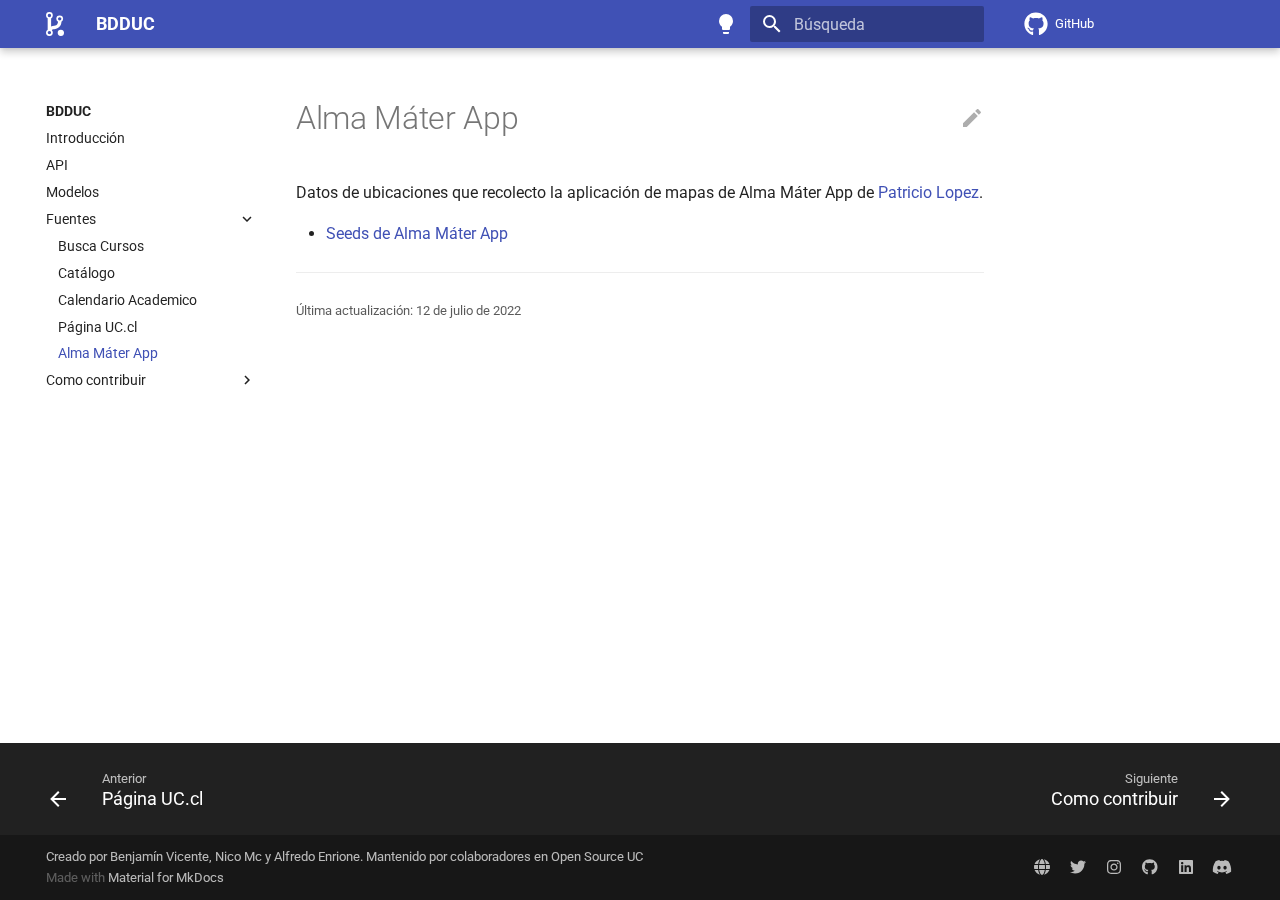
<file: sources/almapp/index.html>
<!doctype html>
<html lang="es" class="no-js">
  <head>
    
      <meta charset="utf-8">
      <meta name="viewport" content="width=device-width,initial-scale=1">
      
        <meta name="description" content="La Base de Datos Unificada y Comunitaria de la comunidad Open Source eUC">
      
      
      
      <link rel="icon" href="../../assets/osuc-favicon.svg">
      <meta name="generator" content="mkdocs-1.3.0, mkdocs-material-8.3.9">
    
    
      
        <title>Alma Máter App - BDDUC</title>
      
    
    
      <link rel="stylesheet" href="../../assets/stylesheets/main.1d29e8d0.min.css">
      
        
        <link rel="stylesheet" href="../../assets/stylesheets/palette.cbb835fc.min.css">
        
      
      
    
    
    
      
        
        
        <link rel="preconnect" href="https://fonts.gstatic.com" crossorigin>
        <link rel="stylesheet" href="https://fonts.googleapis.com/css?family=Roboto:300,300i,400,400i,700,700i%7CRoboto+Mono:400,400i,700,700i&display=fallback">
        <style>:root{--md-text-font:"Roboto";--md-code-font:"Roboto Mono"}</style>
      
    
    
      <link rel="stylesheet" href="../../assets/extra.css">
    
    <script>__md_scope=new URL("../..",location),__md_get=(e,_=localStorage,t=__md_scope)=>JSON.parse(_.getItem(t.pathname+"."+e)),__md_set=(e,_,t=localStorage,a=__md_scope)=>{try{t.setItem(a.pathname+"."+e,JSON.stringify(_))}catch(e){}}</script>
    
      

    
    
  </head>
  
  
    
    
      
    
    
    
    
    <body dir="ltr" data-md-color-scheme="default" data-md-color-primary="" data-md-color-accent="">
  
    
    
      <script>var palette=__md_get("__palette");if(palette&&"object"==typeof palette.color)for(var key of Object.keys(palette.color))document.body.setAttribute("data-md-color-"+key,palette.color[key])</script>
    
    <input class="md-toggle" data-md-toggle="drawer" type="checkbox" id="__drawer" autocomplete="off">
    <input class="md-toggle" data-md-toggle="search" type="checkbox" id="__search" autocomplete="off">
    <label class="md-overlay" for="__drawer"></label>
    <div data-md-component="skip">
      
        
        <a href="#alma-mater-app" class="md-skip">
          Saltar a contenido
        </a>
      
    </div>
    <div data-md-component="announce">
      
    </div>
    
    
      

<header class="md-header" data-md-component="header">
  <nav class="md-header__inner md-grid" aria-label="Cabecera">
    <a href="../.." title="BDDUC" class="md-header__button md-logo" aria-label="BDDUC" data-md-component="logo">
      
  <img src="../../assets/osuc-white.min.svg" alt="logo">

    </a>
    <label class="md-header__button md-icon" for="__drawer">
      <svg xmlns="http://www.w3.org/2000/svg" viewBox="0 0 24 24"><path d="M3 6h18v2H3V6m0 5h18v2H3v-2m0 5h18v2H3v-2Z"/></svg>
    </label>
    <div class="md-header__title" data-md-component="header-title">
      <div class="md-header__ellipsis">
        <div class="md-header__topic">
          <span class="md-ellipsis">
            BDDUC
          </span>
        </div>
        <div class="md-header__topic" data-md-component="header-topic">
          <span class="md-ellipsis">
            
              Alma Máter App
            
          </span>
        </div>
      </div>
    </div>
    
      <form class="md-header__option" data-md-component="palette">
        
          
          
          <input class="md-option" data-md-color-media="(prefers-color-scheme: light)" data-md-color-scheme="default" data-md-color-primary="" data-md-color-accent=""  aria-label="Cambiar a tema oscuro"  type="radio" name="__palette" id="__palette_1">
          
            <label class="md-header__button md-icon" title="Cambiar a tema oscuro" for="__palette_2" hidden>
              <svg xmlns="http://www.w3.org/2000/svg" viewBox="0 0 24 24"><path d="M12 2a7 7 0 0 0-7 7c0 2.38 1.19 4.47 3 5.74V17a1 1 0 0 0 1 1h6a1 1 0 0 0 1-1v-2.26c1.81-1.27 3-3.36 3-5.74a7 7 0 0 0-7-7M9 21a1 1 0 0 0 1 1h4a1 1 0 0 0 1-1v-1H9v1Z"/></svg>
            </label>
          
        
          
          
          <input class="md-option" data-md-color-media="(prefers-color-scheme: dark)" data-md-color-scheme="slate" data-md-color-primary="" data-md-color-accent=""  aria-label="Cambiar a tema claro"  type="radio" name="__palette" id="__palette_2">
          
            <label class="md-header__button md-icon" title="Cambiar a tema claro" for="__palette_1" hidden>
              <svg xmlns="http://www.w3.org/2000/svg" viewBox="0 0 24 24"><path d="M12 2a7 7 0 0 1 7 7c0 2.38-1.19 4.47-3 5.74V17a1 1 0 0 1-1 1H9a1 1 0 0 1-1-1v-2.26C6.19 13.47 5 11.38 5 9a7 7 0 0 1 7-7M9 21v-1h6v1a1 1 0 0 1-1 1h-4a1 1 0 0 1-1-1m3-17a5 5 0 0 0-5 5c0 2.05 1.23 3.81 3 4.58V16h4v-2.42c1.77-.77 3-2.53 3-4.58a5 5 0 0 0-5-5Z"/></svg>
            </label>
          
        
      </form>
    
    
    
      <label class="md-header__button md-icon" for="__search">
        <svg xmlns="http://www.w3.org/2000/svg" viewBox="0 0 24 24"><path d="M9.5 3A6.5 6.5 0 0 1 16 9.5c0 1.61-.59 3.09-1.56 4.23l.27.27h.79l5 5-1.5 1.5-5-5v-.79l-.27-.27A6.516 6.516 0 0 1 9.5 16 6.5 6.5 0 0 1 3 9.5 6.5 6.5 0 0 1 9.5 3m0 2C7 5 5 7 5 9.5S7 14 9.5 14 14 12 14 9.5 12 5 9.5 5Z"/></svg>
      </label>
      <div class="md-search" data-md-component="search" role="dialog">
  <label class="md-search__overlay" for="__search"></label>
  <div class="md-search__inner" role="search">
    <form class="md-search__form" name="search">
      <input type="text" class="md-search__input" name="query" aria-label="Búsqueda" placeholder="Búsqueda" autocapitalize="off" autocorrect="off" autocomplete="off" spellcheck="false" data-md-component="search-query" required>
      <label class="md-search__icon md-icon" for="__search">
        <svg xmlns="http://www.w3.org/2000/svg" viewBox="0 0 24 24"><path d="M9.5 3A6.5 6.5 0 0 1 16 9.5c0 1.61-.59 3.09-1.56 4.23l.27.27h.79l5 5-1.5 1.5-5-5v-.79l-.27-.27A6.516 6.516 0 0 1 9.5 16 6.5 6.5 0 0 1 3 9.5 6.5 6.5 0 0 1 9.5 3m0 2C7 5 5 7 5 9.5S7 14 9.5 14 14 12 14 9.5 12 5 9.5 5Z"/></svg>
        <svg xmlns="http://www.w3.org/2000/svg" viewBox="0 0 24 24"><path d="M20 11v2H8l5.5 5.5-1.42 1.42L4.16 12l7.92-7.92L13.5 5.5 8 11h12Z"/></svg>
      </label>
      <nav class="md-search__options" aria-label="Search">
        
        <button type="reset" class="md-search__icon md-icon" aria-label="Limpiar" tabindex="-1">
          <svg xmlns="http://www.w3.org/2000/svg" viewBox="0 0 24 24"><path d="M19 6.41 17.59 5 12 10.59 6.41 5 5 6.41 10.59 12 5 17.59 6.41 19 12 13.41 17.59 19 19 17.59 13.41 12 19 6.41Z"/></svg>
        </button>
      </nav>
      
    </form>
    <div class="md-search__output">
      <div class="md-search__scrollwrap" data-md-scrollfix>
        <div class="md-search-result" data-md-component="search-result">
          <div class="md-search-result__meta">
            Inicializando búsqueda
          </div>
          <ol class="md-search-result__list"></ol>
        </div>
      </div>
    </div>
  </div>
</div>
    
    
      <div class="md-header__source">
        <a href="https://github.com/open-source-uc/bdd" title="Ir al repositorio" class="md-source" data-md-component="source">
  <div class="md-source__icon md-icon">
    
    <svg xmlns="http://www.w3.org/2000/svg" viewBox="0 0 496 512"><!--! Font Awesome Free 6.1.1 by @fontawesome - https://fontawesome.com License - https://fontawesome.com/license/free (Icons: CC BY 4.0, Fonts: SIL OFL 1.1, Code: MIT License) Copyright 2022 Fonticons, Inc.--><path d="M165.9 397.4c0 2-2.3 3.6-5.2 3.6-3.3.3-5.6-1.3-5.6-3.6 0-2 2.3-3.6 5.2-3.6 3-.3 5.6 1.3 5.6 3.6zm-31.1-4.5c-.7 2 1.3 4.3 4.3 4.9 2.6 1 5.6 0 6.2-2s-1.3-4.3-4.3-5.2c-2.6-.7-5.5.3-6.2 2.3zm44.2-1.7c-2.9.7-4.9 2.6-4.6 4.9.3 2 2.9 3.3 5.9 2.6 2.9-.7 4.9-2.6 4.6-4.6-.3-1.9-3-3.2-5.9-2.9zM244.8 8C106.1 8 0 113.3 0 252c0 110.9 69.8 205.8 169.5 239.2 12.8 2.3 17.3-5.6 17.3-12.1 0-6.2-.3-40.4-.3-61.4 0 0-70 15-84.7-29.8 0 0-11.4-29.1-27.8-36.6 0 0-22.9-15.7 1.6-15.4 0 0 24.9 2 38.6 25.8 21.9 38.6 58.6 27.5 72.9 20.9 2.3-16 8.8-27.1 16-33.7-55.9-6.2-112.3-14.3-112.3-110.5 0-27.5 7.6-41.3 23.6-58.9-2.6-6.5-11.1-33.3 2.6-67.9 20.9-6.5 69 27 69 27 20-5.6 41.5-8.5 62.8-8.5s42.8 2.9 62.8 8.5c0 0 48.1-33.6 69-27 13.7 34.7 5.2 61.4 2.6 67.9 16 17.7 25.8 31.5 25.8 58.9 0 96.5-58.9 104.2-114.8 110.5 9.2 7.9 17 22.9 17 46.4 0 33.7-.3 75.4-.3 83.6 0 6.5 4.6 14.4 17.3 12.1C428.2 457.8 496 362.9 496 252 496 113.3 383.5 8 244.8 8zM97.2 352.9c-1.3 1-1 3.3.7 5.2 1.6 1.6 3.9 2.3 5.2 1 1.3-1 1-3.3-.7-5.2-1.6-1.6-3.9-2.3-5.2-1zm-10.8-8.1c-.7 1.3.3 2.9 2.3 3.9 1.6 1 3.6.7 4.3-.7.7-1.3-.3-2.9-2.3-3.9-2-.6-3.6-.3-4.3.7zm32.4 35.6c-1.6 1.3-1 4.3 1.3 6.2 2.3 2.3 5.2 2.6 6.5 1 1.3-1.3.7-4.3-1.3-6.2-2.2-2.3-5.2-2.6-6.5-1zm-11.4-14.7c-1.6 1-1.6 3.6 0 5.9 1.6 2.3 4.3 3.3 5.6 2.3 1.6-1.3 1.6-3.9 0-6.2-1.4-2.3-4-3.3-5.6-2z"/></svg>
  </div>
  <div class="md-source__repository">
    GitHub
  </div>
</a>
      </div>
    
  </nav>
  
</header>
    
    <div class="md-container" data-md-component="container">
      
      
        
          
        
      
      <main class="md-main" data-md-component="main">
        <div class="md-main__inner md-grid">
          
            
              
              <div class="md-sidebar md-sidebar--primary" data-md-component="sidebar" data-md-type="navigation" >
                <div class="md-sidebar__scrollwrap">
                  <div class="md-sidebar__inner">
                    


<nav class="md-nav md-nav--primary" aria-label="Navegación" data-md-level="0">
  <label class="md-nav__title" for="__drawer">
    <a href="../.." title="BDDUC" class="md-nav__button md-logo" aria-label="BDDUC" data-md-component="logo">
      
  <img src="../../assets/osuc-white.min.svg" alt="logo">

    </a>
    BDDUC
  </label>
  
    <div class="md-nav__source">
      <a href="https://github.com/open-source-uc/bdd" title="Ir al repositorio" class="md-source" data-md-component="source">
  <div class="md-source__icon md-icon">
    
    <svg xmlns="http://www.w3.org/2000/svg" viewBox="0 0 496 512"><!--! Font Awesome Free 6.1.1 by @fontawesome - https://fontawesome.com License - https://fontawesome.com/license/free (Icons: CC BY 4.0, Fonts: SIL OFL 1.1, Code: MIT License) Copyright 2022 Fonticons, Inc.--><path d="M165.9 397.4c0 2-2.3 3.6-5.2 3.6-3.3.3-5.6-1.3-5.6-3.6 0-2 2.3-3.6 5.2-3.6 3-.3 5.6 1.3 5.6 3.6zm-31.1-4.5c-.7 2 1.3 4.3 4.3 4.9 2.6 1 5.6 0 6.2-2s-1.3-4.3-4.3-5.2c-2.6-.7-5.5.3-6.2 2.3zm44.2-1.7c-2.9.7-4.9 2.6-4.6 4.9.3 2 2.9 3.3 5.9 2.6 2.9-.7 4.9-2.6 4.6-4.6-.3-1.9-3-3.2-5.9-2.9zM244.8 8C106.1 8 0 113.3 0 252c0 110.9 69.8 205.8 169.5 239.2 12.8 2.3 17.3-5.6 17.3-12.1 0-6.2-.3-40.4-.3-61.4 0 0-70 15-84.7-29.8 0 0-11.4-29.1-27.8-36.6 0 0-22.9-15.7 1.6-15.4 0 0 24.9 2 38.6 25.8 21.9 38.6 58.6 27.5 72.9 20.9 2.3-16 8.8-27.1 16-33.7-55.9-6.2-112.3-14.3-112.3-110.5 0-27.5 7.6-41.3 23.6-58.9-2.6-6.5-11.1-33.3 2.6-67.9 20.9-6.5 69 27 69 27 20-5.6 41.5-8.5 62.8-8.5s42.8 2.9 62.8 8.5c0 0 48.1-33.6 69-27 13.7 34.7 5.2 61.4 2.6 67.9 16 17.7 25.8 31.5 25.8 58.9 0 96.5-58.9 104.2-114.8 110.5 9.2 7.9 17 22.9 17 46.4 0 33.7-.3 75.4-.3 83.6 0 6.5 4.6 14.4 17.3 12.1C428.2 457.8 496 362.9 496 252 496 113.3 383.5 8 244.8 8zM97.2 352.9c-1.3 1-1 3.3.7 5.2 1.6 1.6 3.9 2.3 5.2 1 1.3-1 1-3.3-.7-5.2-1.6-1.6-3.9-2.3-5.2-1zm-10.8-8.1c-.7 1.3.3 2.9 2.3 3.9 1.6 1 3.6.7 4.3-.7.7-1.3-.3-2.9-2.3-3.9-2-.6-3.6-.3-4.3.7zm32.4 35.6c-1.6 1.3-1 4.3 1.3 6.2 2.3 2.3 5.2 2.6 6.5 1 1.3-1.3.7-4.3-1.3-6.2-2.2-2.3-5.2-2.6-6.5-1zm-11.4-14.7c-1.6 1-1.6 3.6 0 5.9 1.6 2.3 4.3 3.3 5.6 2.3 1.6-1.3 1.6-3.9 0-6.2-1.4-2.3-4-3.3-5.6-2z"/></svg>
  </div>
  <div class="md-source__repository">
    GitHub
  </div>
</a>
    </div>
  
  <ul class="md-nav__list" data-md-scrollfix>
    
      
      
      

  
  
  
    <li class="md-nav__item">
      <a href="../.." class="md-nav__link">
        Introducción
      </a>
    </li>
  

    
      
      
      

  
  
  
    <li class="md-nav__item">
      <a href="../../api/" class="md-nav__link">
        API
      </a>
    </li>
  

    
      
      
      

  
  
  
    
    <li class="md-nav__item md-nav__item--nested">
      
      
        <input class="md-nav__toggle md-toggle" data-md-toggle="__nav_3" type="checkbox" id="__nav_3" >
      
      
      
        
          
            
          
        
      
      
        
        
        <div class="md-nav__link md-nav__link--index ">
          <a href="../../models/">Modelos</a>
          
        </div>
      
      <nav class="md-nav" aria-label="Modelos" data-md-level="1">
        <label class="md-nav__title" for="__nav_3">
          <span class="md-nav__icon md-icon"></span>
          Modelos
        </label>
        <ul class="md-nav__list" data-md-scrollfix>
          
            
          
        </ul>
      </nav>
    </li>
  

    
      
      
      

  
  
    
  
  
    
    <li class="md-nav__item md-nav__item--active md-nav__item--nested">
      
      
        <input class="md-nav__toggle md-toggle" data-md-toggle="__nav_4" type="checkbox" id="__nav_4" checked>
      
      
      
        
          
            
          
        
          
        
          
        
          
        
          
        
          
        
      
      
        
        
        <div class="md-nav__link md-nav__link--index ">
          <a href="../">Fuentes</a>
          
            <label for="__nav_4">
              <span class="md-nav__icon md-icon"></span>
            </label>
          
        </div>
      
      <nav class="md-nav" aria-label="Fuentes" data-md-level="1">
        <label class="md-nav__title" for="__nav_4">
          <span class="md-nav__icon md-icon"></span>
          Fuentes
        </label>
        <ul class="md-nav__list" data-md-scrollfix>
          
            
          
            
              
  
  
  
    <li class="md-nav__item">
      <a href="../buscacursos/" class="md-nav__link">
        Busca Cursos
      </a>
    </li>
  

            
          
            
              
  
  
  
    <li class="md-nav__item">
      <a href="../catalogo/" class="md-nav__link">
        Catálogo
      </a>
    </li>
  

            
          
            
              
  
  
  
    <li class="md-nav__item">
      <a href="../calendario_academico/" class="md-nav__link">
        Calendario Academico
      </a>
    </li>
  

            
          
            
              
  
  
  
    <li class="md-nav__item">
      <a href="../uc/" class="md-nav__link">
        Página UC.cl
      </a>
    </li>
  

            
          
            
              
  
  
    
  
  
    <li class="md-nav__item md-nav__item--active">
      
      <input class="md-nav__toggle md-toggle" data-md-toggle="toc" type="checkbox" id="__toc">
      
      
        
      
      
      <a href="./" class="md-nav__link md-nav__link--active">
        Alma Máter App
      </a>
      
    </li>
  

            
          
        </ul>
      </nav>
    </li>
  

    
      
      
      

  
  
  
    
    <li class="md-nav__item md-nav__item--nested">
      
      
        <input class="md-nav__toggle md-toggle" data-md-toggle="__nav_5" type="checkbox" id="__nav_5" >
      
      
      
        
          
            
          
        
          
        
          
        
          
        
      
      
        
        
        <div class="md-nav__link md-nav__link--index ">
          <a href="../../contribute/">Como contribuir</a>
          
            <label for="__nav_5">
              <span class="md-nav__icon md-icon"></span>
            </label>
          
        </div>
      
      <nav class="md-nav" aria-label="Como contribuir" data-md-level="1">
        <label class="md-nav__title" for="__nav_5">
          <span class="md-nav__icon md-icon"></span>
          Como contribuir
        </label>
        <ul class="md-nav__list" data-md-scrollfix>
          
            
          
            
              
  
  
  
    <li class="md-nav__item">
      <a href="../../contribute/docs/" class="md-nav__link">
        Documentación
      </a>
    </li>
  

            
          
            
              
  
  
  
    <li class="md-nav__item">
      <a href="../../contribute/orm/" class="md-nav__link">
        Modelos
      </a>
    </li>
  

            
          
            
              
  
  
  
    <li class="md-nav__item">
      <a href="../../contribute/rest_api/" class="md-nav__link">
        Rest API
      </a>
    </li>
  

            
          
        </ul>
      </nav>
    </li>
  

    
  </ul>
</nav>
                  </div>
                </div>
              </div>
            
            
              
              <div class="md-sidebar md-sidebar--secondary" data-md-component="sidebar" data-md-type="toc" >
                <div class="md-sidebar__scrollwrap">
                  <div class="md-sidebar__inner">
                    

<nav class="md-nav md-nav--secondary" aria-label="Tabla de contenidos">
  
  
  
    
  
  
</nav>
                  </div>
                </div>
              </div>
            
          
          <div class="md-content" data-md-component="content">
            <article class="md-content__inner md-typeset">
              
                
  <a href="https://github.com/open-source-uc/bdd/edit/main/docs/sources/almapp.md" title="Editar esta página" class="md-content__button md-icon">
    <svg xmlns="http://www.w3.org/2000/svg" viewBox="0 0 24 24"><path d="M20.71 7.04c.39-.39.39-1.04 0-1.41l-2.34-2.34c-.37-.39-1.02-.39-1.41 0l-1.84 1.83 3.75 3.75M3 17.25V21h3.75L17.81 9.93l-3.75-3.75L3 17.25Z"/></svg>
  </a>



<h1 id="alma-mater-app">Alma Máter App</h1>
<p>Datos de ubicaciones que recolecto la aplicación de mapas de
Alma Máter App de <a href="https://github.com/lopezjurip">Patricio Lopez</a>.</p>
<ul>
<li><a href="https://github.com/almapp/uc-maps-seeds">Seeds de Alma Máter App</a></li>
</ul>

  <hr>
<div class="md-source-file">
  <small>
    
      Última actualización:
      <span class="git-revision-date-localized-plugin git-revision-date-localized-plugin-date">12 de julio de 2022</span>
      
    
  </small>
</div>

              
            </article>
            
          </div>
        </div>
        
      </main>
      
        <footer class="md-footer">
  
    
    <nav class="md-footer__inner md-grid" aria-label="Pie" >
      
        
        <a href="../uc/" class="md-footer__link md-footer__link--prev" aria-label="Anterior: Página UC.cl" rel="prev">
          <div class="md-footer__button md-icon">
            <svg xmlns="http://www.w3.org/2000/svg" viewBox="0 0 24 24"><path d="M20 11v2H8l5.5 5.5-1.42 1.42L4.16 12l7.92-7.92L13.5 5.5 8 11h12Z"/></svg>
          </div>
          <div class="md-footer__title">
            <div class="md-ellipsis">
              <span class="md-footer__direction">
                Anterior
              </span>
              Página UC.cl
            </div>
          </div>
        </a>
      
      
        
        <a href="../../contribute/" class="md-footer__link md-footer__link--next" aria-label="Siguiente: Como contribuir" rel="next">
          <div class="md-footer__title">
            <div class="md-ellipsis">
              <span class="md-footer__direction">
                Siguiente
              </span>
              Como contribuir
            </div>
          </div>
          <div class="md-footer__button md-icon">
            <svg xmlns="http://www.w3.org/2000/svg" viewBox="0 0 24 24"><path d="M4 11v2h12l-5.5 5.5 1.42 1.42L19.84 12l-7.92-7.92L10.5 5.5 16 11H4Z"/></svg>
          </div>
        </a>
      
    </nav>
  
  <div class="md-footer-meta md-typeset">
    <div class="md-footer-meta__inner md-grid">
      <div class="md-copyright">
  
    <div class="md-copyright__highlight">
      Creado por Benjamín Vicente, Nico Mc y Alfredo Enrione. Mantenido por <a href="https://github.com/open-source-uc/bdd/graphs/contributors" target="_blank" rel="noopener">colaboradores</a> en <a href="https://github.com/open-source-uc" target="_blank" rel="noopener">Open Source UC</a>

    </div>
  
  
    Made with
    <a href="https://squidfunk.github.io/mkdocs-material/" target="_blank" rel="noopener">
      Material for MkDocs
    </a>
  
</div>
      
        <div class="md-social">
  
    
    
      
      
    
    <a href="https://osuc.dev" target="_blank" rel="noopener" title="osuc.dev" class="md-social__link">
      <svg xmlns="http://www.w3.org/2000/svg" viewBox="0 0 512 512"><!--! Font Awesome Free 6.1.1 by @fontawesome - https://fontawesome.com License - https://fontawesome.com/license/free (Icons: CC BY 4.0, Fonts: SIL OFL 1.1, Code: MIT License) Copyright 2022 Fonticons, Inc.--><path d="M352 256c0 22.2-1.2 43.6-3.3 64H163.3c-2.1-20.4-4.2-41.8-4.2-64 0-22.2 2.1-43.6 4.2-64h185.4c2.1 20.4 3.3 41.8 3.3 64zm151.9-64c5.3 20.5 8.1 41.9 8.1 64s-2.8 43.5-8.1 64H380.8c2.1-20.6 3.2-42.9 3.2-64 0-22-1.1-43.4-3.2-64h123.1zm-10.5-32H376.7c-10-63.86-29.8-117.38-55.3-151.558C399.8 29.09 463.4 85.94 493.4 160zm-149.1 0H167.7c6.1-36.4 15.5-68.62 27-94.65 10.5-23.61 22.2-40.74 33.5-51.54C239.4 3.178 248.7 0 256 0c7.3 0 16.6 3.178 27.8 13.81 11.3 10.8 23 27.93 33.5 51.54 11.5 26.03 20.9 58.25 27 94.65zm-325.69 0C48.59 85.94 112.2 29.09 190.6 8.442 165.1 42.62 145.3 96.14 135.3 160H18.61zm112.59 32c-2.1 20.6-4.1 42-4.1 64 0 21.1 2 43.4 4.1 64H8.065C2.8 299.5 0 278.1 0 256s2.8-43.5 8.065-64H131.2zm63.5 254.6c-11.5-26-20.9-58.2-27-94.6h176.6c-6.1 36.4-15.5 68.6-27 94.6-10.5 23.7-22.2 40.8-33.5 51.6-11.2 10.6-20.5 13.8-28.7 13.8-6.4 0-15.7-3.2-26.9-13.8-11.3-10.8-23-27.9-33.5-51.6zm-4.1 57C112.2 482.9 48.59 426.1 18.61 352H135.3c10 63.9 29.8 117.4 55.3 151.6zm130.8 0c25.5-34.2 45.3-87.7 55.3-151.6h116.7c-30 74.1-93.6 130.9-172 151.6z"/></svg>
    </a>
  
    
    
      
      
    
    <a href="https://twitter.com/OpenSource_eUC" target="_blank" rel="noopener" title="twitter.com" class="md-social__link">
      <svg xmlns="http://www.w3.org/2000/svg" viewBox="0 0 512 512"><!--! Font Awesome Free 6.1.1 by @fontawesome - https://fontawesome.com License - https://fontawesome.com/license/free (Icons: CC BY 4.0, Fonts: SIL OFL 1.1, Code: MIT License) Copyright 2022 Fonticons, Inc.--><path d="M459.37 151.716c.325 4.548.325 9.097.325 13.645 0 138.72-105.583 298.558-298.558 298.558-59.452 0-114.68-17.219-161.137-47.106 8.447.974 16.568 1.299 25.34 1.299 49.055 0 94.213-16.568 130.274-44.832-46.132-.975-84.792-31.188-98.112-72.772 6.498.974 12.995 1.624 19.818 1.624 9.421 0 18.843-1.3 27.614-3.573-48.081-9.747-84.143-51.98-84.143-102.985v-1.299c13.969 7.797 30.214 12.67 47.431 13.319-28.264-18.843-46.781-51.005-46.781-87.391 0-19.492 5.197-37.36 14.294-52.954 51.655 63.675 129.3 105.258 216.365 109.807-1.624-7.797-2.599-15.918-2.599-24.04 0-57.828 46.782-104.934 104.934-104.934 30.213 0 57.502 12.67 76.67 33.137 23.715-4.548 46.456-13.32 66.599-25.34-7.798 24.366-24.366 44.833-46.132 57.827 21.117-2.273 41.584-8.122 60.426-16.243-14.292 20.791-32.161 39.308-52.628 54.253z"/></svg>
    </a>
  
    
    
      
      
    
    <a href="https://www.instagram.com/opensource_euc/" target="_blank" rel="noopener" title="www.instagram.com" class="md-social__link">
      <svg xmlns="http://www.w3.org/2000/svg" viewBox="0 0 448 512"><!--! Font Awesome Free 6.1.1 by @fontawesome - https://fontawesome.com License - https://fontawesome.com/license/free (Icons: CC BY 4.0, Fonts: SIL OFL 1.1, Code: MIT License) Copyright 2022 Fonticons, Inc.--><path d="M224.1 141c-63.6 0-114.9 51.3-114.9 114.9s51.3 114.9 114.9 114.9S339 319.5 339 255.9 287.7 141 224.1 141zm0 189.6c-41.1 0-74.7-33.5-74.7-74.7s33.5-74.7 74.7-74.7 74.7 33.5 74.7 74.7-33.6 74.7-74.7 74.7zm146.4-194.3c0 14.9-12 26.8-26.8 26.8-14.9 0-26.8-12-26.8-26.8s12-26.8 26.8-26.8 26.8 12 26.8 26.8zm76.1 27.2c-1.7-35.9-9.9-67.7-36.2-93.9-26.2-26.2-58-34.4-93.9-36.2-37-2.1-147.9-2.1-184.9 0-35.8 1.7-67.6 9.9-93.9 36.1s-34.4 58-36.2 93.9c-2.1 37-2.1 147.9 0 184.9 1.7 35.9 9.9 67.7 36.2 93.9s58 34.4 93.9 36.2c37 2.1 147.9 2.1 184.9 0 35.9-1.7 67.7-9.9 93.9-36.2 26.2-26.2 34.4-58 36.2-93.9 2.1-37 2.1-147.8 0-184.8zM398.8 388c-7.8 19.6-22.9 34.7-42.6 42.6-29.5 11.7-99.5 9-132.1 9s-102.7 2.6-132.1-9c-19.6-7.8-34.7-22.9-42.6-42.6-11.7-29.5-9-99.5-9-132.1s-2.6-102.7 9-132.1c7.8-19.6 22.9-34.7 42.6-42.6 29.5-11.7 99.5-9 132.1-9s102.7-2.6 132.1 9c19.6 7.8 34.7 22.9 42.6 42.6 11.7 29.5 9 99.5 9 132.1s2.7 102.7-9 132.1z"/></svg>
    </a>
  
    
    
      
      
    
    <a href="https://github.com/open-source-uc" target="_blank" rel="noopener" title="github.com" class="md-social__link">
      <svg xmlns="http://www.w3.org/2000/svg" viewBox="0 0 496 512"><!--! Font Awesome Free 6.1.1 by @fontawesome - https://fontawesome.com License - https://fontawesome.com/license/free (Icons: CC BY 4.0, Fonts: SIL OFL 1.1, Code: MIT License) Copyright 2022 Fonticons, Inc.--><path d="M165.9 397.4c0 2-2.3 3.6-5.2 3.6-3.3.3-5.6-1.3-5.6-3.6 0-2 2.3-3.6 5.2-3.6 3-.3 5.6 1.3 5.6 3.6zm-31.1-4.5c-.7 2 1.3 4.3 4.3 4.9 2.6 1 5.6 0 6.2-2s-1.3-4.3-4.3-5.2c-2.6-.7-5.5.3-6.2 2.3zm44.2-1.7c-2.9.7-4.9 2.6-4.6 4.9.3 2 2.9 3.3 5.9 2.6 2.9-.7 4.9-2.6 4.6-4.6-.3-1.9-3-3.2-5.9-2.9zM244.8 8C106.1 8 0 113.3 0 252c0 110.9 69.8 205.8 169.5 239.2 12.8 2.3 17.3-5.6 17.3-12.1 0-6.2-.3-40.4-.3-61.4 0 0-70 15-84.7-29.8 0 0-11.4-29.1-27.8-36.6 0 0-22.9-15.7 1.6-15.4 0 0 24.9 2 38.6 25.8 21.9 38.6 58.6 27.5 72.9 20.9 2.3-16 8.8-27.1 16-33.7-55.9-6.2-112.3-14.3-112.3-110.5 0-27.5 7.6-41.3 23.6-58.9-2.6-6.5-11.1-33.3 2.6-67.9 20.9-6.5 69 27 69 27 20-5.6 41.5-8.5 62.8-8.5s42.8 2.9 62.8 8.5c0 0 48.1-33.6 69-27 13.7 34.7 5.2 61.4 2.6 67.9 16 17.7 25.8 31.5 25.8 58.9 0 96.5-58.9 104.2-114.8 110.5 9.2 7.9 17 22.9 17 46.4 0 33.7-.3 75.4-.3 83.6 0 6.5 4.6 14.4 17.3 12.1C428.2 457.8 496 362.9 496 252 496 113.3 383.5 8 244.8 8zM97.2 352.9c-1.3 1-1 3.3.7 5.2 1.6 1.6 3.9 2.3 5.2 1 1.3-1 1-3.3-.7-5.2-1.6-1.6-3.9-2.3-5.2-1zm-10.8-8.1c-.7 1.3.3 2.9 2.3 3.9 1.6 1 3.6.7 4.3-.7.7-1.3-.3-2.9-2.3-3.9-2-.6-3.6-.3-4.3.7zm32.4 35.6c-1.6 1.3-1 4.3 1.3 6.2 2.3 2.3 5.2 2.6 6.5 1 1.3-1.3.7-4.3-1.3-6.2-2.2-2.3-5.2-2.6-6.5-1zm-11.4-14.7c-1.6 1-1.6 3.6 0 5.9 1.6 2.3 4.3 3.3 5.6 2.3 1.6-1.3 1.6-3.9 0-6.2-1.4-2.3-4-3.3-5.6-2z"/></svg>
    </a>
  
    
    
      
      
    
    <a href="https://linkedin.com/company/open-source-euc" target="_blank" rel="noopener" title="linkedin.com" class="md-social__link">
      <svg xmlns="http://www.w3.org/2000/svg" viewBox="0 0 448 512"><!--! Font Awesome Free 6.1.1 by @fontawesome - https://fontawesome.com License - https://fontawesome.com/license/free (Icons: CC BY 4.0, Fonts: SIL OFL 1.1, Code: MIT License) Copyright 2022 Fonticons, Inc.--><path d="M416 32H31.9C14.3 32 0 46.5 0 64.3v383.4C0 465.5 14.3 480 31.9 480H416c17.6 0 32-14.5 32-32.3V64.3c0-17.8-14.4-32.3-32-32.3zM135.4 416H69V202.2h66.5V416zm-33.2-243c-21.3 0-38.5-17.3-38.5-38.5S80.9 96 102.2 96c21.2 0 38.5 17.3 38.5 38.5 0 21.3-17.2 38.5-38.5 38.5zm282.1 243h-66.4V312c0-24.8-.5-56.7-34.5-56.7-34.6 0-39.9 27-39.9 54.9V416h-66.4V202.2h63.7v29.2h.9c8.9-16.8 30.6-34.5 62.9-34.5 67.2 0 79.7 44.3 79.7 101.9V416z"/></svg>
    </a>
  
    
    
      
      
    
    <a href="https://discord.gg/VMXCNAvjPW" target="_blank" rel="noopener" title="discord.gg" class="md-social__link">
      <svg xmlns="http://www.w3.org/2000/svg" viewBox="0 0 640 512"><!--! Font Awesome Free 6.1.1 by @fontawesome - https://fontawesome.com License - https://fontawesome.com/license/free (Icons: CC BY 4.0, Fonts: SIL OFL 1.1, Code: MIT License) Copyright 2022 Fonticons, Inc.--><path d="M524.531 69.836a1.5 1.5 0 0 0-.764-.7A485.065 485.065 0 0 0 404.081 32.03a1.816 1.816 0 0 0-1.923.91 337.461 337.461 0 0 0-14.9 30.6 447.848 447.848 0 0 0-134.426 0 309.541 309.541 0 0 0-15.135-30.6 1.89 1.89 0 0 0-1.924-.91 483.689 483.689 0 0 0-119.688 37.107 1.712 1.712 0 0 0-.788.676C39.068 183.651 18.186 294.69 28.43 404.354a2.016 2.016 0 0 0 .765 1.375 487.666 487.666 0 0 0 146.825 74.189 1.9 1.9 0 0 0 2.063-.676A348.2 348.2 0 0 0 208.12 430.4a1.86 1.86 0 0 0-1.019-2.588 321.173 321.173 0 0 1-45.868-21.853 1.885 1.885 0 0 1-.185-3.126 251.047 251.047 0 0 0 9.109-7.137 1.819 1.819 0 0 1 1.9-.256c96.229 43.917 200.41 43.917 295.5 0a1.812 1.812 0 0 1 1.924.233 234.533 234.533 0 0 0 9.132 7.16 1.884 1.884 0 0 1-.162 3.126 301.407 301.407 0 0 1-45.89 21.83 1.875 1.875 0 0 0-1 2.611 391.055 391.055 0 0 0 30.014 48.815 1.864 1.864 0 0 0 2.063.7A486.048 486.048 0 0 0 610.7 405.729a1.882 1.882 0 0 0 .765-1.352c12.264-126.783-20.532-236.912-86.934-334.541ZM222.491 337.58c-28.972 0-52.844-26.587-52.844-59.239s23.409-59.241 52.844-59.241c29.665 0 53.306 26.82 52.843 59.239 0 32.654-23.41 59.241-52.843 59.241Zm195.38 0c-28.971 0-52.843-26.587-52.843-59.239s23.409-59.241 52.843-59.241c29.667 0 53.307 26.82 52.844 59.239 0 32.654-23.177 59.241-52.844 59.241Z"/></svg>
    </a>
  
</div>
      
    </div>
  </div>
</footer>
      
    </div>
    <div class="md-dialog" data-md-component="dialog">
      <div class="md-dialog__inner md-typeset"></div>
    </div>
    <script id="__config" type="application/json">{"base": "../..", "features": ["navigation.instant", "navigation.indexes", "search.highlight"], "search": "../../assets/javascripts/workers/search.b97dbffb.min.js", "translations": {"clipboard.copied": "Copiado al portapapeles", "clipboard.copy": "Copiar al portapapeles", "search.config.lang": "es", "search.config.pipeline": "trimmer, stopWordFilter", "search.config.separator": "[\\s\\-]+", "search.placeholder": "B\u00fasqueda", "search.result.more.one": "1 m\u00e1s en esta p\u00e1gina", "search.result.more.other": "# m\u00e1s en esta p\u00e1gina", "search.result.none": "No se encontraron documentos", "search.result.one": "1 documento encontrado", "search.result.other": "# documentos encontrados", "search.result.placeholder": "Teclee para comenzar b\u00fasqueda", "search.result.term.missing": "Falta", "select.version.title": "Seleccionar versi\u00f3n"}}</script>
    
    
      <script src="../../assets/javascripts/bundle.6c7ad80a.min.js"></script>
      
    
  </body>
</html>
</file>
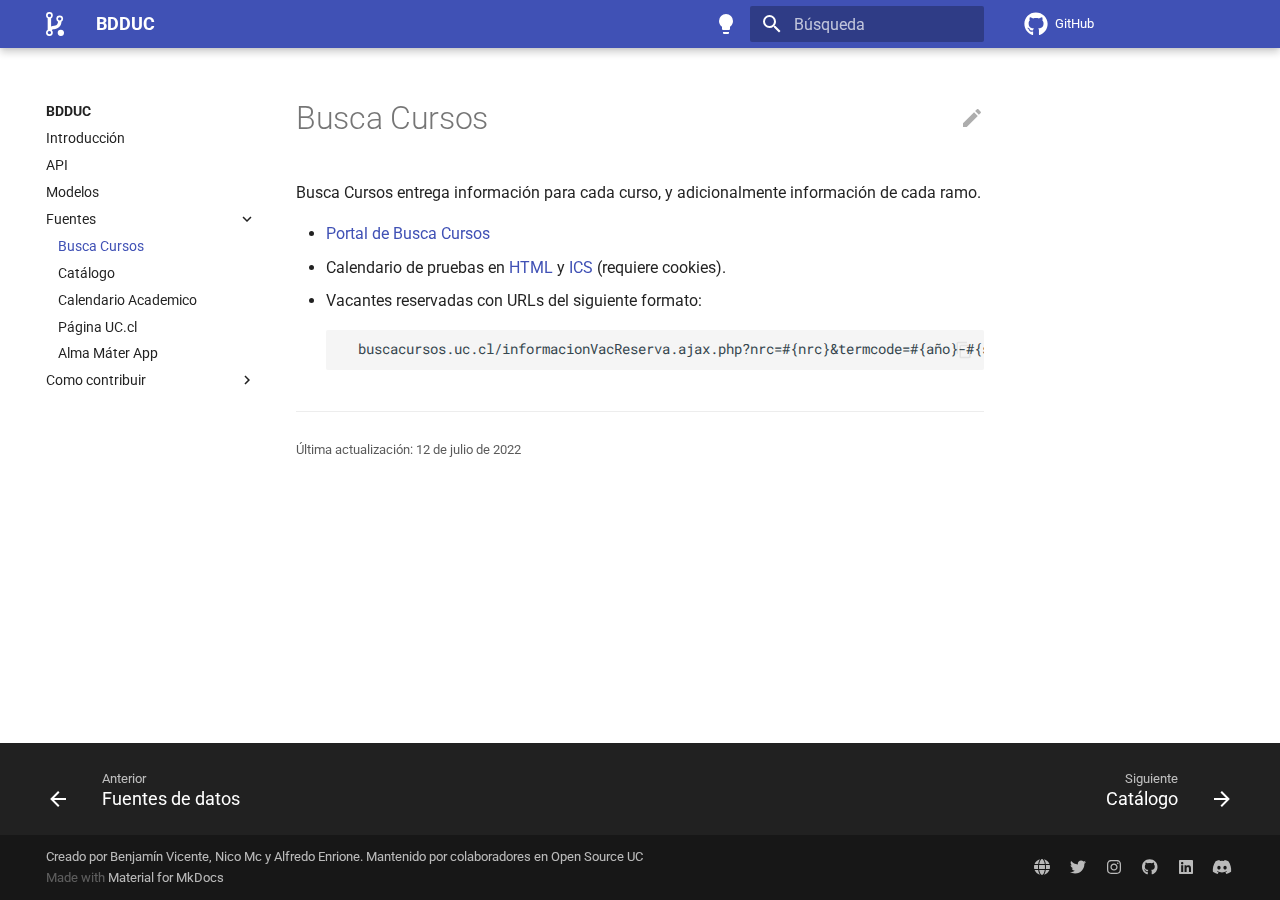
<file: sources/buscacursos/index.html>
<!doctype html>
<html lang="es" class="no-js">
  <head>
    
      <meta charset="utf-8">
      <meta name="viewport" content="width=device-width,initial-scale=1">
      
        <meta name="description" content="La Base de Datos Unificada y Comunitaria de la comunidad Open Source eUC">
      
      
      
      <link rel="icon" href="../../assets/osuc-favicon.svg">
      <meta name="generator" content="mkdocs-1.3.0, mkdocs-material-8.3.9">
    
    
      
        <title>Busca Cursos - BDDUC</title>
      
    
    
      <link rel="stylesheet" href="../../assets/stylesheets/main.1d29e8d0.min.css">
      
        
        <link rel="stylesheet" href="../../assets/stylesheets/palette.cbb835fc.min.css">
        
      
      
    
    
    
      
        
        
        <link rel="preconnect" href="https://fonts.gstatic.com" crossorigin>
        <link rel="stylesheet" href="https://fonts.googleapis.com/css?family=Roboto:300,300i,400,400i,700,700i%7CRoboto+Mono:400,400i,700,700i&display=fallback">
        <style>:root{--md-text-font:"Roboto";--md-code-font:"Roboto Mono"}</style>
      
    
    
      <link rel="stylesheet" href="../../assets/extra.css">
    
    <script>__md_scope=new URL("../..",location),__md_get=(e,_=localStorage,t=__md_scope)=>JSON.parse(_.getItem(t.pathname+"."+e)),__md_set=(e,_,t=localStorage,a=__md_scope)=>{try{t.setItem(a.pathname+"."+e,JSON.stringify(_))}catch(e){}}</script>
    
      

    
    
  </head>
  
  
    
    
      
    
    
    
    
    <body dir="ltr" data-md-color-scheme="default" data-md-color-primary="" data-md-color-accent="">
  
    
    
      <script>var palette=__md_get("__palette");if(palette&&"object"==typeof palette.color)for(var key of Object.keys(palette.color))document.body.setAttribute("data-md-color-"+key,palette.color[key])</script>
    
    <input class="md-toggle" data-md-toggle="drawer" type="checkbox" id="__drawer" autocomplete="off">
    <input class="md-toggle" data-md-toggle="search" type="checkbox" id="__search" autocomplete="off">
    <label class="md-overlay" for="__drawer"></label>
    <div data-md-component="skip">
      
        
        <a href="#busca-cursos" class="md-skip">
          Saltar a contenido
        </a>
      
    </div>
    <div data-md-component="announce">
      
    </div>
    
    
      

<header class="md-header" data-md-component="header">
  <nav class="md-header__inner md-grid" aria-label="Cabecera">
    <a href="../.." title="BDDUC" class="md-header__button md-logo" aria-label="BDDUC" data-md-component="logo">
      
  <img src="../../assets/osuc-white.min.svg" alt="logo">

    </a>
    <label class="md-header__button md-icon" for="__drawer">
      <svg xmlns="http://www.w3.org/2000/svg" viewBox="0 0 24 24"><path d="M3 6h18v2H3V6m0 5h18v2H3v-2m0 5h18v2H3v-2Z"/></svg>
    </label>
    <div class="md-header__title" data-md-component="header-title">
      <div class="md-header__ellipsis">
        <div class="md-header__topic">
          <span class="md-ellipsis">
            BDDUC
          </span>
        </div>
        <div class="md-header__topic" data-md-component="header-topic">
          <span class="md-ellipsis">
            
              Busca Cursos
            
          </span>
        </div>
      </div>
    </div>
    
      <form class="md-header__option" data-md-component="palette">
        
          
          
          <input class="md-option" data-md-color-media="(prefers-color-scheme: light)" data-md-color-scheme="default" data-md-color-primary="" data-md-color-accent=""  aria-label="Cambiar a tema oscuro"  type="radio" name="__palette" id="__palette_1">
          
            <label class="md-header__button md-icon" title="Cambiar a tema oscuro" for="__palette_2" hidden>
              <svg xmlns="http://www.w3.org/2000/svg" viewBox="0 0 24 24"><path d="M12 2a7 7 0 0 0-7 7c0 2.38 1.19 4.47 3 5.74V17a1 1 0 0 0 1 1h6a1 1 0 0 0 1-1v-2.26c1.81-1.27 3-3.36 3-5.74a7 7 0 0 0-7-7M9 21a1 1 0 0 0 1 1h4a1 1 0 0 0 1-1v-1H9v1Z"/></svg>
            </label>
          
        
          
          
          <input class="md-option" data-md-color-media="(prefers-color-scheme: dark)" data-md-color-scheme="slate" data-md-color-primary="" data-md-color-accent=""  aria-label="Cambiar a tema claro"  type="radio" name="__palette" id="__palette_2">
          
            <label class="md-header__button md-icon" title="Cambiar a tema claro" for="__palette_1" hidden>
              <svg xmlns="http://www.w3.org/2000/svg" viewBox="0 0 24 24"><path d="M12 2a7 7 0 0 1 7 7c0 2.38-1.19 4.47-3 5.74V17a1 1 0 0 1-1 1H9a1 1 0 0 1-1-1v-2.26C6.19 13.47 5 11.38 5 9a7 7 0 0 1 7-7M9 21v-1h6v1a1 1 0 0 1-1 1h-4a1 1 0 0 1-1-1m3-17a5 5 0 0 0-5 5c0 2.05 1.23 3.81 3 4.58V16h4v-2.42c1.77-.77 3-2.53 3-4.58a5 5 0 0 0-5-5Z"/></svg>
            </label>
          
        
      </form>
    
    
    
      <label class="md-header__button md-icon" for="__search">
        <svg xmlns="http://www.w3.org/2000/svg" viewBox="0 0 24 24"><path d="M9.5 3A6.5 6.5 0 0 1 16 9.5c0 1.61-.59 3.09-1.56 4.23l.27.27h.79l5 5-1.5 1.5-5-5v-.79l-.27-.27A6.516 6.516 0 0 1 9.5 16 6.5 6.5 0 0 1 3 9.5 6.5 6.5 0 0 1 9.5 3m0 2C7 5 5 7 5 9.5S7 14 9.5 14 14 12 14 9.5 12 5 9.5 5Z"/></svg>
      </label>
      <div class="md-search" data-md-component="search" role="dialog">
  <label class="md-search__overlay" for="__search"></label>
  <div class="md-search__inner" role="search">
    <form class="md-search__form" name="search">
      <input type="text" class="md-search__input" name="query" aria-label="Búsqueda" placeholder="Búsqueda" autocapitalize="off" autocorrect="off" autocomplete="off" spellcheck="false" data-md-component="search-query" required>
      <label class="md-search__icon md-icon" for="__search">
        <svg xmlns="http://www.w3.org/2000/svg" viewBox="0 0 24 24"><path d="M9.5 3A6.5 6.5 0 0 1 16 9.5c0 1.61-.59 3.09-1.56 4.23l.27.27h.79l5 5-1.5 1.5-5-5v-.79l-.27-.27A6.516 6.516 0 0 1 9.5 16 6.5 6.5 0 0 1 3 9.5 6.5 6.5 0 0 1 9.5 3m0 2C7 5 5 7 5 9.5S7 14 9.5 14 14 12 14 9.5 12 5 9.5 5Z"/></svg>
        <svg xmlns="http://www.w3.org/2000/svg" viewBox="0 0 24 24"><path d="M20 11v2H8l5.5 5.5-1.42 1.42L4.16 12l7.92-7.92L13.5 5.5 8 11h12Z"/></svg>
      </label>
      <nav class="md-search__options" aria-label="Search">
        
        <button type="reset" class="md-search__icon md-icon" aria-label="Limpiar" tabindex="-1">
          <svg xmlns="http://www.w3.org/2000/svg" viewBox="0 0 24 24"><path d="M19 6.41 17.59 5 12 10.59 6.41 5 5 6.41 10.59 12 5 17.59 6.41 19 12 13.41 17.59 19 19 17.59 13.41 12 19 6.41Z"/></svg>
        </button>
      </nav>
      
    </form>
    <div class="md-search__output">
      <div class="md-search__scrollwrap" data-md-scrollfix>
        <div class="md-search-result" data-md-component="search-result">
          <div class="md-search-result__meta">
            Inicializando búsqueda
          </div>
          <ol class="md-search-result__list"></ol>
        </div>
      </div>
    </div>
  </div>
</div>
    
    
      <div class="md-header__source">
        <a href="https://github.com/open-source-uc/bdd" title="Ir al repositorio" class="md-source" data-md-component="source">
  <div class="md-source__icon md-icon">
    
    <svg xmlns="http://www.w3.org/2000/svg" viewBox="0 0 496 512"><!--! Font Awesome Free 6.1.1 by @fontawesome - https://fontawesome.com License - https://fontawesome.com/license/free (Icons: CC BY 4.0, Fonts: SIL OFL 1.1, Code: MIT License) Copyright 2022 Fonticons, Inc.--><path d="M165.9 397.4c0 2-2.3 3.6-5.2 3.6-3.3.3-5.6-1.3-5.6-3.6 0-2 2.3-3.6 5.2-3.6 3-.3 5.6 1.3 5.6 3.6zm-31.1-4.5c-.7 2 1.3 4.3 4.3 4.9 2.6 1 5.6 0 6.2-2s-1.3-4.3-4.3-5.2c-2.6-.7-5.5.3-6.2 2.3zm44.2-1.7c-2.9.7-4.9 2.6-4.6 4.9.3 2 2.9 3.3 5.9 2.6 2.9-.7 4.9-2.6 4.6-4.6-.3-1.9-3-3.2-5.9-2.9zM244.8 8C106.1 8 0 113.3 0 252c0 110.9 69.8 205.8 169.5 239.2 12.8 2.3 17.3-5.6 17.3-12.1 0-6.2-.3-40.4-.3-61.4 0 0-70 15-84.7-29.8 0 0-11.4-29.1-27.8-36.6 0 0-22.9-15.7 1.6-15.4 0 0 24.9 2 38.6 25.8 21.9 38.6 58.6 27.5 72.9 20.9 2.3-16 8.8-27.1 16-33.7-55.9-6.2-112.3-14.3-112.3-110.5 0-27.5 7.6-41.3 23.6-58.9-2.6-6.5-11.1-33.3 2.6-67.9 20.9-6.5 69 27 69 27 20-5.6 41.5-8.5 62.8-8.5s42.8 2.9 62.8 8.5c0 0 48.1-33.6 69-27 13.7 34.7 5.2 61.4 2.6 67.9 16 17.7 25.8 31.5 25.8 58.9 0 96.5-58.9 104.2-114.8 110.5 9.2 7.9 17 22.9 17 46.4 0 33.7-.3 75.4-.3 83.6 0 6.5 4.6 14.4 17.3 12.1C428.2 457.8 496 362.9 496 252 496 113.3 383.5 8 244.8 8zM97.2 352.9c-1.3 1-1 3.3.7 5.2 1.6 1.6 3.9 2.3 5.2 1 1.3-1 1-3.3-.7-5.2-1.6-1.6-3.9-2.3-5.2-1zm-10.8-8.1c-.7 1.3.3 2.9 2.3 3.9 1.6 1 3.6.7 4.3-.7.7-1.3-.3-2.9-2.3-3.9-2-.6-3.6-.3-4.3.7zm32.4 35.6c-1.6 1.3-1 4.3 1.3 6.2 2.3 2.3 5.2 2.6 6.5 1 1.3-1.3.7-4.3-1.3-6.2-2.2-2.3-5.2-2.6-6.5-1zm-11.4-14.7c-1.6 1-1.6 3.6 0 5.9 1.6 2.3 4.3 3.3 5.6 2.3 1.6-1.3 1.6-3.9 0-6.2-1.4-2.3-4-3.3-5.6-2z"/></svg>
  </div>
  <div class="md-source__repository">
    GitHub
  </div>
</a>
      </div>
    
  </nav>
  
</header>
    
    <div class="md-container" data-md-component="container">
      
      
        
          
        
      
      <main class="md-main" data-md-component="main">
        <div class="md-main__inner md-grid">
          
            
              
              <div class="md-sidebar md-sidebar--primary" data-md-component="sidebar" data-md-type="navigation" >
                <div class="md-sidebar__scrollwrap">
                  <div class="md-sidebar__inner">
                    


<nav class="md-nav md-nav--primary" aria-label="Navegación" data-md-level="0">
  <label class="md-nav__title" for="__drawer">
    <a href="../.." title="BDDUC" class="md-nav__button md-logo" aria-label="BDDUC" data-md-component="logo">
      
  <img src="../../assets/osuc-white.min.svg" alt="logo">

    </a>
    BDDUC
  </label>
  
    <div class="md-nav__source">
      <a href="https://github.com/open-source-uc/bdd" title="Ir al repositorio" class="md-source" data-md-component="source">
  <div class="md-source__icon md-icon">
    
    <svg xmlns="http://www.w3.org/2000/svg" viewBox="0 0 496 512"><!--! Font Awesome Free 6.1.1 by @fontawesome - https://fontawesome.com License - https://fontawesome.com/license/free (Icons: CC BY 4.0, Fonts: SIL OFL 1.1, Code: MIT License) Copyright 2022 Fonticons, Inc.--><path d="M165.9 397.4c0 2-2.3 3.6-5.2 3.6-3.3.3-5.6-1.3-5.6-3.6 0-2 2.3-3.6 5.2-3.6 3-.3 5.6 1.3 5.6 3.6zm-31.1-4.5c-.7 2 1.3 4.3 4.3 4.9 2.6 1 5.6 0 6.2-2s-1.3-4.3-4.3-5.2c-2.6-.7-5.5.3-6.2 2.3zm44.2-1.7c-2.9.7-4.9 2.6-4.6 4.9.3 2 2.9 3.3 5.9 2.6 2.9-.7 4.9-2.6 4.6-4.6-.3-1.9-3-3.2-5.9-2.9zM244.8 8C106.1 8 0 113.3 0 252c0 110.9 69.8 205.8 169.5 239.2 12.8 2.3 17.3-5.6 17.3-12.1 0-6.2-.3-40.4-.3-61.4 0 0-70 15-84.7-29.8 0 0-11.4-29.1-27.8-36.6 0 0-22.9-15.7 1.6-15.4 0 0 24.9 2 38.6 25.8 21.9 38.6 58.6 27.5 72.9 20.9 2.3-16 8.8-27.1 16-33.7-55.9-6.2-112.3-14.3-112.3-110.5 0-27.5 7.6-41.3 23.6-58.9-2.6-6.5-11.1-33.3 2.6-67.9 20.9-6.5 69 27 69 27 20-5.6 41.5-8.5 62.8-8.5s42.8 2.9 62.8 8.5c0 0 48.1-33.6 69-27 13.7 34.7 5.2 61.4 2.6 67.9 16 17.7 25.8 31.5 25.8 58.9 0 96.5-58.9 104.2-114.8 110.5 9.2 7.9 17 22.9 17 46.4 0 33.7-.3 75.4-.3 83.6 0 6.5 4.6 14.4 17.3 12.1C428.2 457.8 496 362.9 496 252 496 113.3 383.5 8 244.8 8zM97.2 352.9c-1.3 1-1 3.3.7 5.2 1.6 1.6 3.9 2.3 5.2 1 1.3-1 1-3.3-.7-5.2-1.6-1.6-3.9-2.3-5.2-1zm-10.8-8.1c-.7 1.3.3 2.9 2.3 3.9 1.6 1 3.6.7 4.3-.7.7-1.3-.3-2.9-2.3-3.9-2-.6-3.6-.3-4.3.7zm32.4 35.6c-1.6 1.3-1 4.3 1.3 6.2 2.3 2.3 5.2 2.6 6.5 1 1.3-1.3.7-4.3-1.3-6.2-2.2-2.3-5.2-2.6-6.5-1zm-11.4-14.7c-1.6 1-1.6 3.6 0 5.9 1.6 2.3 4.3 3.3 5.6 2.3 1.6-1.3 1.6-3.9 0-6.2-1.4-2.3-4-3.3-5.6-2z"/></svg>
  </div>
  <div class="md-source__repository">
    GitHub
  </div>
</a>
    </div>
  
  <ul class="md-nav__list" data-md-scrollfix>
    
      
      
      

  
  
  
    <li class="md-nav__item">
      <a href="../.." class="md-nav__link">
        Introducción
      </a>
    </li>
  

    
      
      
      

  
  
  
    <li class="md-nav__item">
      <a href="../../api/" class="md-nav__link">
        API
      </a>
    </li>
  

    
      
      
      

  
  
  
    
    <li class="md-nav__item md-nav__item--nested">
      
      
        <input class="md-nav__toggle md-toggle" data-md-toggle="__nav_3" type="checkbox" id="__nav_3" >
      
      
      
        
          
            
          
        
      
      
        
        
        <div class="md-nav__link md-nav__link--index ">
          <a href="../../models/">Modelos</a>
          
        </div>
      
      <nav class="md-nav" aria-label="Modelos" data-md-level="1">
        <label class="md-nav__title" for="__nav_3">
          <span class="md-nav__icon md-icon"></span>
          Modelos
        </label>
        <ul class="md-nav__list" data-md-scrollfix>
          
            
          
        </ul>
      </nav>
    </li>
  

    
      
      
      

  
  
    
  
  
    
    <li class="md-nav__item md-nav__item--active md-nav__item--nested">
      
      
        <input class="md-nav__toggle md-toggle" data-md-toggle="__nav_4" type="checkbox" id="__nav_4" checked>
      
      
      
        
          
            
          
        
          
        
          
        
          
        
          
        
          
        
      
      
        
        
        <div class="md-nav__link md-nav__link--index ">
          <a href="../">Fuentes</a>
          
            <label for="__nav_4">
              <span class="md-nav__icon md-icon"></span>
            </label>
          
        </div>
      
      <nav class="md-nav" aria-label="Fuentes" data-md-level="1">
        <label class="md-nav__title" for="__nav_4">
          <span class="md-nav__icon md-icon"></span>
          Fuentes
        </label>
        <ul class="md-nav__list" data-md-scrollfix>
          
            
          
            
              
  
  
    
  
  
    <li class="md-nav__item md-nav__item--active">
      
      <input class="md-nav__toggle md-toggle" data-md-toggle="toc" type="checkbox" id="__toc">
      
      
        
      
      
      <a href="./" class="md-nav__link md-nav__link--active">
        Busca Cursos
      </a>
      
    </li>
  

            
          
            
              
  
  
  
    <li class="md-nav__item">
      <a href="../catalogo/" class="md-nav__link">
        Catálogo
      </a>
    </li>
  

            
          
            
              
  
  
  
    <li class="md-nav__item">
      <a href="../calendario_academico/" class="md-nav__link">
        Calendario Academico
      </a>
    </li>
  

            
          
            
              
  
  
  
    <li class="md-nav__item">
      <a href="../uc/" class="md-nav__link">
        Página UC.cl
      </a>
    </li>
  

            
          
            
              
  
  
  
    <li class="md-nav__item">
      <a href="../almapp/" class="md-nav__link">
        Alma Máter App
      </a>
    </li>
  

            
          
        </ul>
      </nav>
    </li>
  

    
      
      
      

  
  
  
    
    <li class="md-nav__item md-nav__item--nested">
      
      
        <input class="md-nav__toggle md-toggle" data-md-toggle="__nav_5" type="checkbox" id="__nav_5" >
      
      
      
        
          
            
          
        
          
        
          
        
          
        
      
      
        
        
        <div class="md-nav__link md-nav__link--index ">
          <a href="../../contribute/">Como contribuir</a>
          
            <label for="__nav_5">
              <span class="md-nav__icon md-icon"></span>
            </label>
          
        </div>
      
      <nav class="md-nav" aria-label="Como contribuir" data-md-level="1">
        <label class="md-nav__title" for="__nav_5">
          <span class="md-nav__icon md-icon"></span>
          Como contribuir
        </label>
        <ul class="md-nav__list" data-md-scrollfix>
          
            
          
            
              
  
  
  
    <li class="md-nav__item">
      <a href="../../contribute/docs/" class="md-nav__link">
        Documentación
      </a>
    </li>
  

            
          
            
              
  
  
  
    <li class="md-nav__item">
      <a href="../../contribute/orm/" class="md-nav__link">
        Modelos
      </a>
    </li>
  

            
          
            
              
  
  
  
    <li class="md-nav__item">
      <a href="../../contribute/rest_api/" class="md-nav__link">
        Rest API
      </a>
    </li>
  

            
          
        </ul>
      </nav>
    </li>
  

    
  </ul>
</nav>
                  </div>
                </div>
              </div>
            
            
              
              <div class="md-sidebar md-sidebar--secondary" data-md-component="sidebar" data-md-type="toc" >
                <div class="md-sidebar__scrollwrap">
                  <div class="md-sidebar__inner">
                    

<nav class="md-nav md-nav--secondary" aria-label="Tabla de contenidos">
  
  
  
    
  
  
</nav>
                  </div>
                </div>
              </div>
            
          
          <div class="md-content" data-md-component="content">
            <article class="md-content__inner md-typeset">
              
                
  <a href="https://github.com/open-source-uc/bdd/edit/main/docs/sources/buscacursos.md" title="Editar esta página" class="md-content__button md-icon">
    <svg xmlns="http://www.w3.org/2000/svg" viewBox="0 0 24 24"><path d="M20.71 7.04c.39-.39.39-1.04 0-1.41l-2.34-2.34c-.37-.39-1.02-.39-1.41 0l-1.84 1.83 3.75 3.75M3 17.25V21h3.75L17.81 9.93l-3.75-3.75L3 17.25Z"/></svg>
  </a>



<h1 id="busca-cursos">Busca Cursos</h1>
<p>Busca Cursos entrega información para cada curso, y adicionalmente
información de cada ramo.</p>
<ul>
<li><a href="https://buscacursos.uc.cl/">Portal de Busca Cursos</a></li>
<li>Calendario de pruebas en <a href="https://buscacursos.uc.cl/calendarioPruebas.ajax.php">HTML</a> y <a href="https://buscacursos.uc.cl/MiCalendarioDePruebas.ics.php">ICS</a> (requiere cookies).</li>
<li>Vacantes reservadas con URLs del siguiente formato:<div class="highlight"><pre><span></span><code>  buscacursos.uc.cl/informacionVacReserva.ajax.php?nrc=#{nrc}&amp;termcode=#{año}-#{semestre}
</code></pre></div>
</li>
</ul>

  <hr>
<div class="md-source-file">
  <small>
    
      Última actualización:
      <span class="git-revision-date-localized-plugin git-revision-date-localized-plugin-date">12 de julio de 2022</span>
      
    
  </small>
</div>

              
            </article>
            
          </div>
        </div>
        
      </main>
      
        <footer class="md-footer">
  
    
    <nav class="md-footer__inner md-grid" aria-label="Pie" >
      
        
        <a href="../" class="md-footer__link md-footer__link--prev" aria-label="Anterior: Fuentes de datos" rel="prev">
          <div class="md-footer__button md-icon">
            <svg xmlns="http://www.w3.org/2000/svg" viewBox="0 0 24 24"><path d="M20 11v2H8l5.5 5.5-1.42 1.42L4.16 12l7.92-7.92L13.5 5.5 8 11h12Z"/></svg>
          </div>
          <div class="md-footer__title">
            <div class="md-ellipsis">
              <span class="md-footer__direction">
                Anterior
              </span>
              Fuentes de datos
            </div>
          </div>
        </a>
      
      
        
        <a href="../catalogo/" class="md-footer__link md-footer__link--next" aria-label="Siguiente: Catálogo" rel="next">
          <div class="md-footer__title">
            <div class="md-ellipsis">
              <span class="md-footer__direction">
                Siguiente
              </span>
              Catálogo
            </div>
          </div>
          <div class="md-footer__button md-icon">
            <svg xmlns="http://www.w3.org/2000/svg" viewBox="0 0 24 24"><path d="M4 11v2h12l-5.5 5.5 1.42 1.42L19.84 12l-7.92-7.92L10.5 5.5 16 11H4Z"/></svg>
          </div>
        </a>
      
    </nav>
  
  <div class="md-footer-meta md-typeset">
    <div class="md-footer-meta__inner md-grid">
      <div class="md-copyright">
  
    <div class="md-copyright__highlight">
      Creado por Benjamín Vicente, Nico Mc y Alfredo Enrione. Mantenido por <a href="https://github.com/open-source-uc/bdd/graphs/contributors" target="_blank" rel="noopener">colaboradores</a> en <a href="https://github.com/open-source-uc" target="_blank" rel="noopener">Open Source UC</a>

    </div>
  
  
    Made with
    <a href="https://squidfunk.github.io/mkdocs-material/" target="_blank" rel="noopener">
      Material for MkDocs
    </a>
  
</div>
      
        <div class="md-social">
  
    
    
      
      
    
    <a href="https://osuc.dev" target="_blank" rel="noopener" title="osuc.dev" class="md-social__link">
      <svg xmlns="http://www.w3.org/2000/svg" viewBox="0 0 512 512"><!--! Font Awesome Free 6.1.1 by @fontawesome - https://fontawesome.com License - https://fontawesome.com/license/free (Icons: CC BY 4.0, Fonts: SIL OFL 1.1, Code: MIT License) Copyright 2022 Fonticons, Inc.--><path d="M352 256c0 22.2-1.2 43.6-3.3 64H163.3c-2.1-20.4-4.2-41.8-4.2-64 0-22.2 2.1-43.6 4.2-64h185.4c2.1 20.4 3.3 41.8 3.3 64zm151.9-64c5.3 20.5 8.1 41.9 8.1 64s-2.8 43.5-8.1 64H380.8c2.1-20.6 3.2-42.9 3.2-64 0-22-1.1-43.4-3.2-64h123.1zm-10.5-32H376.7c-10-63.86-29.8-117.38-55.3-151.558C399.8 29.09 463.4 85.94 493.4 160zm-149.1 0H167.7c6.1-36.4 15.5-68.62 27-94.65 10.5-23.61 22.2-40.74 33.5-51.54C239.4 3.178 248.7 0 256 0c7.3 0 16.6 3.178 27.8 13.81 11.3 10.8 23 27.93 33.5 51.54 11.5 26.03 20.9 58.25 27 94.65zm-325.69 0C48.59 85.94 112.2 29.09 190.6 8.442 165.1 42.62 145.3 96.14 135.3 160H18.61zm112.59 32c-2.1 20.6-4.1 42-4.1 64 0 21.1 2 43.4 4.1 64H8.065C2.8 299.5 0 278.1 0 256s2.8-43.5 8.065-64H131.2zm63.5 254.6c-11.5-26-20.9-58.2-27-94.6h176.6c-6.1 36.4-15.5 68.6-27 94.6-10.5 23.7-22.2 40.8-33.5 51.6-11.2 10.6-20.5 13.8-28.7 13.8-6.4 0-15.7-3.2-26.9-13.8-11.3-10.8-23-27.9-33.5-51.6zm-4.1 57C112.2 482.9 48.59 426.1 18.61 352H135.3c10 63.9 29.8 117.4 55.3 151.6zm130.8 0c25.5-34.2 45.3-87.7 55.3-151.6h116.7c-30 74.1-93.6 130.9-172 151.6z"/></svg>
    </a>
  
    
    
      
      
    
    <a href="https://twitter.com/OpenSource_eUC" target="_blank" rel="noopener" title="twitter.com" class="md-social__link">
      <svg xmlns="http://www.w3.org/2000/svg" viewBox="0 0 512 512"><!--! Font Awesome Free 6.1.1 by @fontawesome - https://fontawesome.com License - https://fontawesome.com/license/free (Icons: CC BY 4.0, Fonts: SIL OFL 1.1, Code: MIT License) Copyright 2022 Fonticons, Inc.--><path d="M459.37 151.716c.325 4.548.325 9.097.325 13.645 0 138.72-105.583 298.558-298.558 298.558-59.452 0-114.68-17.219-161.137-47.106 8.447.974 16.568 1.299 25.34 1.299 49.055 0 94.213-16.568 130.274-44.832-46.132-.975-84.792-31.188-98.112-72.772 6.498.974 12.995 1.624 19.818 1.624 9.421 0 18.843-1.3 27.614-3.573-48.081-9.747-84.143-51.98-84.143-102.985v-1.299c13.969 7.797 30.214 12.67 47.431 13.319-28.264-18.843-46.781-51.005-46.781-87.391 0-19.492 5.197-37.36 14.294-52.954 51.655 63.675 129.3 105.258 216.365 109.807-1.624-7.797-2.599-15.918-2.599-24.04 0-57.828 46.782-104.934 104.934-104.934 30.213 0 57.502 12.67 76.67 33.137 23.715-4.548 46.456-13.32 66.599-25.34-7.798 24.366-24.366 44.833-46.132 57.827 21.117-2.273 41.584-8.122 60.426-16.243-14.292 20.791-32.161 39.308-52.628 54.253z"/></svg>
    </a>
  
    
    
      
      
    
    <a href="https://www.instagram.com/opensource_euc/" target="_blank" rel="noopener" title="www.instagram.com" class="md-social__link">
      <svg xmlns="http://www.w3.org/2000/svg" viewBox="0 0 448 512"><!--! Font Awesome Free 6.1.1 by @fontawesome - https://fontawesome.com License - https://fontawesome.com/license/free (Icons: CC BY 4.0, Fonts: SIL OFL 1.1, Code: MIT License) Copyright 2022 Fonticons, Inc.--><path d="M224.1 141c-63.6 0-114.9 51.3-114.9 114.9s51.3 114.9 114.9 114.9S339 319.5 339 255.9 287.7 141 224.1 141zm0 189.6c-41.1 0-74.7-33.5-74.7-74.7s33.5-74.7 74.7-74.7 74.7 33.5 74.7 74.7-33.6 74.7-74.7 74.7zm146.4-194.3c0 14.9-12 26.8-26.8 26.8-14.9 0-26.8-12-26.8-26.8s12-26.8 26.8-26.8 26.8 12 26.8 26.8zm76.1 27.2c-1.7-35.9-9.9-67.7-36.2-93.9-26.2-26.2-58-34.4-93.9-36.2-37-2.1-147.9-2.1-184.9 0-35.8 1.7-67.6 9.9-93.9 36.1s-34.4 58-36.2 93.9c-2.1 37-2.1 147.9 0 184.9 1.7 35.9 9.9 67.7 36.2 93.9s58 34.4 93.9 36.2c37 2.1 147.9 2.1 184.9 0 35.9-1.7 67.7-9.9 93.9-36.2 26.2-26.2 34.4-58 36.2-93.9 2.1-37 2.1-147.8 0-184.8zM398.8 388c-7.8 19.6-22.9 34.7-42.6 42.6-29.5 11.7-99.5 9-132.1 9s-102.7 2.6-132.1-9c-19.6-7.8-34.7-22.9-42.6-42.6-11.7-29.5-9-99.5-9-132.1s-2.6-102.7 9-132.1c7.8-19.6 22.9-34.7 42.6-42.6 29.5-11.7 99.5-9 132.1-9s102.7-2.6 132.1 9c19.6 7.8 34.7 22.9 42.6 42.6 11.7 29.5 9 99.5 9 132.1s2.7 102.7-9 132.1z"/></svg>
    </a>
  
    
    
      
      
    
    <a href="https://github.com/open-source-uc" target="_blank" rel="noopener" title="github.com" class="md-social__link">
      <svg xmlns="http://www.w3.org/2000/svg" viewBox="0 0 496 512"><!--! Font Awesome Free 6.1.1 by @fontawesome - https://fontawesome.com License - https://fontawesome.com/license/free (Icons: CC BY 4.0, Fonts: SIL OFL 1.1, Code: MIT License) Copyright 2022 Fonticons, Inc.--><path d="M165.9 397.4c0 2-2.3 3.6-5.2 3.6-3.3.3-5.6-1.3-5.6-3.6 0-2 2.3-3.6 5.2-3.6 3-.3 5.6 1.3 5.6 3.6zm-31.1-4.5c-.7 2 1.3 4.3 4.3 4.9 2.6 1 5.6 0 6.2-2s-1.3-4.3-4.3-5.2c-2.6-.7-5.5.3-6.2 2.3zm44.2-1.7c-2.9.7-4.9 2.6-4.6 4.9.3 2 2.9 3.3 5.9 2.6 2.9-.7 4.9-2.6 4.6-4.6-.3-1.9-3-3.2-5.9-2.9zM244.8 8C106.1 8 0 113.3 0 252c0 110.9 69.8 205.8 169.5 239.2 12.8 2.3 17.3-5.6 17.3-12.1 0-6.2-.3-40.4-.3-61.4 0 0-70 15-84.7-29.8 0 0-11.4-29.1-27.8-36.6 0 0-22.9-15.7 1.6-15.4 0 0 24.9 2 38.6 25.8 21.9 38.6 58.6 27.5 72.9 20.9 2.3-16 8.8-27.1 16-33.7-55.9-6.2-112.3-14.3-112.3-110.5 0-27.5 7.6-41.3 23.6-58.9-2.6-6.5-11.1-33.3 2.6-67.9 20.9-6.5 69 27 69 27 20-5.6 41.5-8.5 62.8-8.5s42.8 2.9 62.8 8.5c0 0 48.1-33.6 69-27 13.7 34.7 5.2 61.4 2.6 67.9 16 17.7 25.8 31.5 25.8 58.9 0 96.5-58.9 104.2-114.8 110.5 9.2 7.9 17 22.9 17 46.4 0 33.7-.3 75.4-.3 83.6 0 6.5 4.6 14.4 17.3 12.1C428.2 457.8 496 362.9 496 252 496 113.3 383.5 8 244.8 8zM97.2 352.9c-1.3 1-1 3.3.7 5.2 1.6 1.6 3.9 2.3 5.2 1 1.3-1 1-3.3-.7-5.2-1.6-1.6-3.9-2.3-5.2-1zm-10.8-8.1c-.7 1.3.3 2.9 2.3 3.9 1.6 1 3.6.7 4.3-.7.7-1.3-.3-2.9-2.3-3.9-2-.6-3.6-.3-4.3.7zm32.4 35.6c-1.6 1.3-1 4.3 1.3 6.2 2.3 2.3 5.2 2.6 6.5 1 1.3-1.3.7-4.3-1.3-6.2-2.2-2.3-5.2-2.6-6.5-1zm-11.4-14.7c-1.6 1-1.6 3.6 0 5.9 1.6 2.3 4.3 3.3 5.6 2.3 1.6-1.3 1.6-3.9 0-6.2-1.4-2.3-4-3.3-5.6-2z"/></svg>
    </a>
  
    
    
      
      
    
    <a href="https://linkedin.com/company/open-source-euc" target="_blank" rel="noopener" title="linkedin.com" class="md-social__link">
      <svg xmlns="http://www.w3.org/2000/svg" viewBox="0 0 448 512"><!--! Font Awesome Free 6.1.1 by @fontawesome - https://fontawesome.com License - https://fontawesome.com/license/free (Icons: CC BY 4.0, Fonts: SIL OFL 1.1, Code: MIT License) Copyright 2022 Fonticons, Inc.--><path d="M416 32H31.9C14.3 32 0 46.5 0 64.3v383.4C0 465.5 14.3 480 31.9 480H416c17.6 0 32-14.5 32-32.3V64.3c0-17.8-14.4-32.3-32-32.3zM135.4 416H69V202.2h66.5V416zm-33.2-243c-21.3 0-38.5-17.3-38.5-38.5S80.9 96 102.2 96c21.2 0 38.5 17.3 38.5 38.5 0 21.3-17.2 38.5-38.5 38.5zm282.1 243h-66.4V312c0-24.8-.5-56.7-34.5-56.7-34.6 0-39.9 27-39.9 54.9V416h-66.4V202.2h63.7v29.2h.9c8.9-16.8 30.6-34.5 62.9-34.5 67.2 0 79.7 44.3 79.7 101.9V416z"/></svg>
    </a>
  
    
    
      
      
    
    <a href="https://discord.gg/VMXCNAvjPW" target="_blank" rel="noopener" title="discord.gg" class="md-social__link">
      <svg xmlns="http://www.w3.org/2000/svg" viewBox="0 0 640 512"><!--! Font Awesome Free 6.1.1 by @fontawesome - https://fontawesome.com License - https://fontawesome.com/license/free (Icons: CC BY 4.0, Fonts: SIL OFL 1.1, Code: MIT License) Copyright 2022 Fonticons, Inc.--><path d="M524.531 69.836a1.5 1.5 0 0 0-.764-.7A485.065 485.065 0 0 0 404.081 32.03a1.816 1.816 0 0 0-1.923.91 337.461 337.461 0 0 0-14.9 30.6 447.848 447.848 0 0 0-134.426 0 309.541 309.541 0 0 0-15.135-30.6 1.89 1.89 0 0 0-1.924-.91 483.689 483.689 0 0 0-119.688 37.107 1.712 1.712 0 0 0-.788.676C39.068 183.651 18.186 294.69 28.43 404.354a2.016 2.016 0 0 0 .765 1.375 487.666 487.666 0 0 0 146.825 74.189 1.9 1.9 0 0 0 2.063-.676A348.2 348.2 0 0 0 208.12 430.4a1.86 1.86 0 0 0-1.019-2.588 321.173 321.173 0 0 1-45.868-21.853 1.885 1.885 0 0 1-.185-3.126 251.047 251.047 0 0 0 9.109-7.137 1.819 1.819 0 0 1 1.9-.256c96.229 43.917 200.41 43.917 295.5 0a1.812 1.812 0 0 1 1.924.233 234.533 234.533 0 0 0 9.132 7.16 1.884 1.884 0 0 1-.162 3.126 301.407 301.407 0 0 1-45.89 21.83 1.875 1.875 0 0 0-1 2.611 391.055 391.055 0 0 0 30.014 48.815 1.864 1.864 0 0 0 2.063.7A486.048 486.048 0 0 0 610.7 405.729a1.882 1.882 0 0 0 .765-1.352c12.264-126.783-20.532-236.912-86.934-334.541ZM222.491 337.58c-28.972 0-52.844-26.587-52.844-59.239s23.409-59.241 52.844-59.241c29.665 0 53.306 26.82 52.843 59.239 0 32.654-23.41 59.241-52.843 59.241Zm195.38 0c-28.971 0-52.843-26.587-52.843-59.239s23.409-59.241 52.843-59.241c29.667 0 53.307 26.82 52.844 59.239 0 32.654-23.177 59.241-52.844 59.241Z"/></svg>
    </a>
  
</div>
      
    </div>
  </div>
</footer>
      
    </div>
    <div class="md-dialog" data-md-component="dialog">
      <div class="md-dialog__inner md-typeset"></div>
    </div>
    <script id="__config" type="application/json">{"base": "../..", "features": ["navigation.instant", "navigation.indexes", "search.highlight"], "search": "../../assets/javascripts/workers/search.b97dbffb.min.js", "translations": {"clipboard.copied": "Copiado al portapapeles", "clipboard.copy": "Copiar al portapapeles", "search.config.lang": "es", "search.config.pipeline": "trimmer, stopWordFilter", "search.config.separator": "[\\s\\-]+", "search.placeholder": "B\u00fasqueda", "search.result.more.one": "1 m\u00e1s en esta p\u00e1gina", "search.result.more.other": "# m\u00e1s en esta p\u00e1gina", "search.result.none": "No se encontraron documentos", "search.result.one": "1 documento encontrado", "search.result.other": "# documentos encontrados", "search.result.placeholder": "Teclee para comenzar b\u00fasqueda", "search.result.term.missing": "Falta", "select.version.title": "Seleccionar versi\u00f3n"}}</script>
    
    
      <script src="../../assets/javascripts/bundle.6c7ad80a.min.js"></script>
      
    
  </body>
</html>
</file>
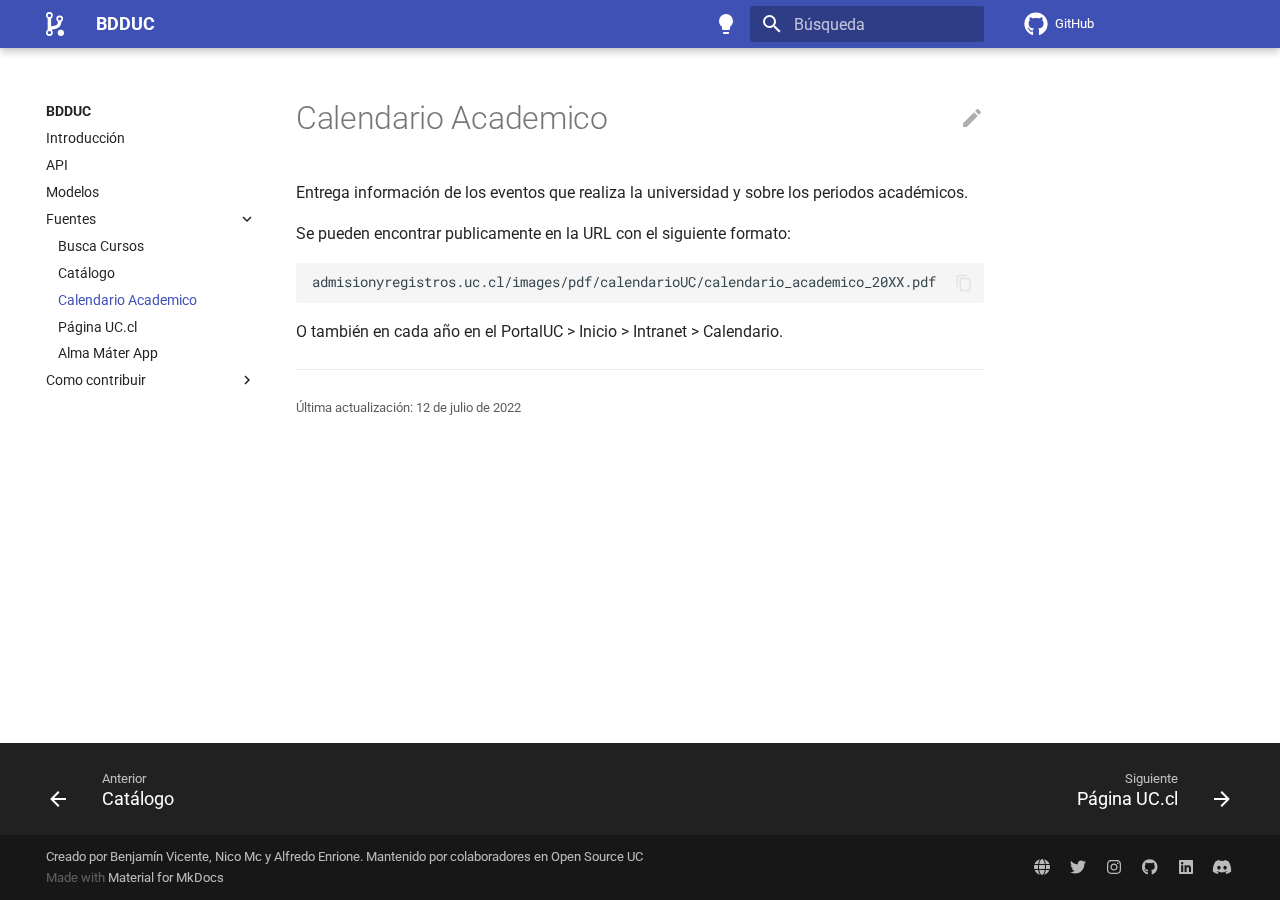
<file: sources/calendario_academico/index.html>
<!doctype html>
<html lang="es" class="no-js">
  <head>
    
      <meta charset="utf-8">
      <meta name="viewport" content="width=device-width,initial-scale=1">
      
        <meta name="description" content="La Base de Datos Unificada y Comunitaria de la comunidad Open Source eUC">
      
      
      
      <link rel="icon" href="../../assets/osuc-favicon.svg">
      <meta name="generator" content="mkdocs-1.3.0, mkdocs-material-8.3.9">
    
    
      
        <title>Calendario Academico - BDDUC</title>
      
    
    
      <link rel="stylesheet" href="../../assets/stylesheets/main.1d29e8d0.min.css">
      
        
        <link rel="stylesheet" href="../../assets/stylesheets/palette.cbb835fc.min.css">
        
      
      
    
    
    
      
        
        
        <link rel="preconnect" href="https://fonts.gstatic.com" crossorigin>
        <link rel="stylesheet" href="https://fonts.googleapis.com/css?family=Roboto:300,300i,400,400i,700,700i%7CRoboto+Mono:400,400i,700,700i&display=fallback">
        <style>:root{--md-text-font:"Roboto";--md-code-font:"Roboto Mono"}</style>
      
    
    
      <link rel="stylesheet" href="../../assets/extra.css">
    
    <script>__md_scope=new URL("../..",location),__md_get=(e,_=localStorage,t=__md_scope)=>JSON.parse(_.getItem(t.pathname+"."+e)),__md_set=(e,_,t=localStorage,a=__md_scope)=>{try{t.setItem(a.pathname+"."+e,JSON.stringify(_))}catch(e){}}</script>
    
      

    
    
  </head>
  
  
    
    
      
    
    
    
    
    <body dir="ltr" data-md-color-scheme="default" data-md-color-primary="" data-md-color-accent="">
  
    
    
      <script>var palette=__md_get("__palette");if(palette&&"object"==typeof palette.color)for(var key of Object.keys(palette.color))document.body.setAttribute("data-md-color-"+key,palette.color[key])</script>
    
    <input class="md-toggle" data-md-toggle="drawer" type="checkbox" id="__drawer" autocomplete="off">
    <input class="md-toggle" data-md-toggle="search" type="checkbox" id="__search" autocomplete="off">
    <label class="md-overlay" for="__drawer"></label>
    <div data-md-component="skip">
      
        
        <a href="#calendario-academico" class="md-skip">
          Saltar a contenido
        </a>
      
    </div>
    <div data-md-component="announce">
      
    </div>
    
    
      

<header class="md-header" data-md-component="header">
  <nav class="md-header__inner md-grid" aria-label="Cabecera">
    <a href="../.." title="BDDUC" class="md-header__button md-logo" aria-label="BDDUC" data-md-component="logo">
      
  <img src="../../assets/osuc-white.min.svg" alt="logo">

    </a>
    <label class="md-header__button md-icon" for="__drawer">
      <svg xmlns="http://www.w3.org/2000/svg" viewBox="0 0 24 24"><path d="M3 6h18v2H3V6m0 5h18v2H3v-2m0 5h18v2H3v-2Z"/></svg>
    </label>
    <div class="md-header__title" data-md-component="header-title">
      <div class="md-header__ellipsis">
        <div class="md-header__topic">
          <span class="md-ellipsis">
            BDDUC
          </span>
        </div>
        <div class="md-header__topic" data-md-component="header-topic">
          <span class="md-ellipsis">
            
              Calendario Academico
            
          </span>
        </div>
      </div>
    </div>
    
      <form class="md-header__option" data-md-component="palette">
        
          
          
          <input class="md-option" data-md-color-media="(prefers-color-scheme: light)" data-md-color-scheme="default" data-md-color-primary="" data-md-color-accent=""  aria-label="Cambiar a tema oscuro"  type="radio" name="__palette" id="__palette_1">
          
            <label class="md-header__button md-icon" title="Cambiar a tema oscuro" for="__palette_2" hidden>
              <svg xmlns="http://www.w3.org/2000/svg" viewBox="0 0 24 24"><path d="M12 2a7 7 0 0 0-7 7c0 2.38 1.19 4.47 3 5.74V17a1 1 0 0 0 1 1h6a1 1 0 0 0 1-1v-2.26c1.81-1.27 3-3.36 3-5.74a7 7 0 0 0-7-7M9 21a1 1 0 0 0 1 1h4a1 1 0 0 0 1-1v-1H9v1Z"/></svg>
            </label>
          
        
          
          
          <input class="md-option" data-md-color-media="(prefers-color-scheme: dark)" data-md-color-scheme="slate" data-md-color-primary="" data-md-color-accent=""  aria-label="Cambiar a tema claro"  type="radio" name="__palette" id="__palette_2">
          
            <label class="md-header__button md-icon" title="Cambiar a tema claro" for="__palette_1" hidden>
              <svg xmlns="http://www.w3.org/2000/svg" viewBox="0 0 24 24"><path d="M12 2a7 7 0 0 1 7 7c0 2.38-1.19 4.47-3 5.74V17a1 1 0 0 1-1 1H9a1 1 0 0 1-1-1v-2.26C6.19 13.47 5 11.38 5 9a7 7 0 0 1 7-7M9 21v-1h6v1a1 1 0 0 1-1 1h-4a1 1 0 0 1-1-1m3-17a5 5 0 0 0-5 5c0 2.05 1.23 3.81 3 4.58V16h4v-2.42c1.77-.77 3-2.53 3-4.58a5 5 0 0 0-5-5Z"/></svg>
            </label>
          
        
      </form>
    
    
    
      <label class="md-header__button md-icon" for="__search">
        <svg xmlns="http://www.w3.org/2000/svg" viewBox="0 0 24 24"><path d="M9.5 3A6.5 6.5 0 0 1 16 9.5c0 1.61-.59 3.09-1.56 4.23l.27.27h.79l5 5-1.5 1.5-5-5v-.79l-.27-.27A6.516 6.516 0 0 1 9.5 16 6.5 6.5 0 0 1 3 9.5 6.5 6.5 0 0 1 9.5 3m0 2C7 5 5 7 5 9.5S7 14 9.5 14 14 12 14 9.5 12 5 9.5 5Z"/></svg>
      </label>
      <div class="md-search" data-md-component="search" role="dialog">
  <label class="md-search__overlay" for="__search"></label>
  <div class="md-search__inner" role="search">
    <form class="md-search__form" name="search">
      <input type="text" class="md-search__input" name="query" aria-label="Búsqueda" placeholder="Búsqueda" autocapitalize="off" autocorrect="off" autocomplete="off" spellcheck="false" data-md-component="search-query" required>
      <label class="md-search__icon md-icon" for="__search">
        <svg xmlns="http://www.w3.org/2000/svg" viewBox="0 0 24 24"><path d="M9.5 3A6.5 6.5 0 0 1 16 9.5c0 1.61-.59 3.09-1.56 4.23l.27.27h.79l5 5-1.5 1.5-5-5v-.79l-.27-.27A6.516 6.516 0 0 1 9.5 16 6.5 6.5 0 0 1 3 9.5 6.5 6.5 0 0 1 9.5 3m0 2C7 5 5 7 5 9.5S7 14 9.5 14 14 12 14 9.5 12 5 9.5 5Z"/></svg>
        <svg xmlns="http://www.w3.org/2000/svg" viewBox="0 0 24 24"><path d="M20 11v2H8l5.5 5.5-1.42 1.42L4.16 12l7.92-7.92L13.5 5.5 8 11h12Z"/></svg>
      </label>
      <nav class="md-search__options" aria-label="Search">
        
        <button type="reset" class="md-search__icon md-icon" aria-label="Limpiar" tabindex="-1">
          <svg xmlns="http://www.w3.org/2000/svg" viewBox="0 0 24 24"><path d="M19 6.41 17.59 5 12 10.59 6.41 5 5 6.41 10.59 12 5 17.59 6.41 19 12 13.41 17.59 19 19 17.59 13.41 12 19 6.41Z"/></svg>
        </button>
      </nav>
      
    </form>
    <div class="md-search__output">
      <div class="md-search__scrollwrap" data-md-scrollfix>
        <div class="md-search-result" data-md-component="search-result">
          <div class="md-search-result__meta">
            Inicializando búsqueda
          </div>
          <ol class="md-search-result__list"></ol>
        </div>
      </div>
    </div>
  </div>
</div>
    
    
      <div class="md-header__source">
        <a href="https://github.com/open-source-uc/bdd" title="Ir al repositorio" class="md-source" data-md-component="source">
  <div class="md-source__icon md-icon">
    
    <svg xmlns="http://www.w3.org/2000/svg" viewBox="0 0 496 512"><!--! Font Awesome Free 6.1.1 by @fontawesome - https://fontawesome.com License - https://fontawesome.com/license/free (Icons: CC BY 4.0, Fonts: SIL OFL 1.1, Code: MIT License) Copyright 2022 Fonticons, Inc.--><path d="M165.9 397.4c0 2-2.3 3.6-5.2 3.6-3.3.3-5.6-1.3-5.6-3.6 0-2 2.3-3.6 5.2-3.6 3-.3 5.6 1.3 5.6 3.6zm-31.1-4.5c-.7 2 1.3 4.3 4.3 4.9 2.6 1 5.6 0 6.2-2s-1.3-4.3-4.3-5.2c-2.6-.7-5.5.3-6.2 2.3zm44.2-1.7c-2.9.7-4.9 2.6-4.6 4.9.3 2 2.9 3.3 5.9 2.6 2.9-.7 4.9-2.6 4.6-4.6-.3-1.9-3-3.2-5.9-2.9zM244.8 8C106.1 8 0 113.3 0 252c0 110.9 69.8 205.8 169.5 239.2 12.8 2.3 17.3-5.6 17.3-12.1 0-6.2-.3-40.4-.3-61.4 0 0-70 15-84.7-29.8 0 0-11.4-29.1-27.8-36.6 0 0-22.9-15.7 1.6-15.4 0 0 24.9 2 38.6 25.8 21.9 38.6 58.6 27.5 72.9 20.9 2.3-16 8.8-27.1 16-33.7-55.9-6.2-112.3-14.3-112.3-110.5 0-27.5 7.6-41.3 23.6-58.9-2.6-6.5-11.1-33.3 2.6-67.9 20.9-6.5 69 27 69 27 20-5.6 41.5-8.5 62.8-8.5s42.8 2.9 62.8 8.5c0 0 48.1-33.6 69-27 13.7 34.7 5.2 61.4 2.6 67.9 16 17.7 25.8 31.5 25.8 58.9 0 96.5-58.9 104.2-114.8 110.5 9.2 7.9 17 22.9 17 46.4 0 33.7-.3 75.4-.3 83.6 0 6.5 4.6 14.4 17.3 12.1C428.2 457.8 496 362.9 496 252 496 113.3 383.5 8 244.8 8zM97.2 352.9c-1.3 1-1 3.3.7 5.2 1.6 1.6 3.9 2.3 5.2 1 1.3-1 1-3.3-.7-5.2-1.6-1.6-3.9-2.3-5.2-1zm-10.8-8.1c-.7 1.3.3 2.9 2.3 3.9 1.6 1 3.6.7 4.3-.7.7-1.3-.3-2.9-2.3-3.9-2-.6-3.6-.3-4.3.7zm32.4 35.6c-1.6 1.3-1 4.3 1.3 6.2 2.3 2.3 5.2 2.6 6.5 1 1.3-1.3.7-4.3-1.3-6.2-2.2-2.3-5.2-2.6-6.5-1zm-11.4-14.7c-1.6 1-1.6 3.6 0 5.9 1.6 2.3 4.3 3.3 5.6 2.3 1.6-1.3 1.6-3.9 0-6.2-1.4-2.3-4-3.3-5.6-2z"/></svg>
  </div>
  <div class="md-source__repository">
    GitHub
  </div>
</a>
      </div>
    
  </nav>
  
</header>
    
    <div class="md-container" data-md-component="container">
      
      
        
          
        
      
      <main class="md-main" data-md-component="main">
        <div class="md-main__inner md-grid">
          
            
              
              <div class="md-sidebar md-sidebar--primary" data-md-component="sidebar" data-md-type="navigation" >
                <div class="md-sidebar__scrollwrap">
                  <div class="md-sidebar__inner">
                    


<nav class="md-nav md-nav--primary" aria-label="Navegación" data-md-level="0">
  <label class="md-nav__title" for="__drawer">
    <a href="../.." title="BDDUC" class="md-nav__button md-logo" aria-label="BDDUC" data-md-component="logo">
      
  <img src="../../assets/osuc-white.min.svg" alt="logo">

    </a>
    BDDUC
  </label>
  
    <div class="md-nav__source">
      <a href="https://github.com/open-source-uc/bdd" title="Ir al repositorio" class="md-source" data-md-component="source">
  <div class="md-source__icon md-icon">
    
    <svg xmlns="http://www.w3.org/2000/svg" viewBox="0 0 496 512"><!--! Font Awesome Free 6.1.1 by @fontawesome - https://fontawesome.com License - https://fontawesome.com/license/free (Icons: CC BY 4.0, Fonts: SIL OFL 1.1, Code: MIT License) Copyright 2022 Fonticons, Inc.--><path d="M165.9 397.4c0 2-2.3 3.6-5.2 3.6-3.3.3-5.6-1.3-5.6-3.6 0-2 2.3-3.6 5.2-3.6 3-.3 5.6 1.3 5.6 3.6zm-31.1-4.5c-.7 2 1.3 4.3 4.3 4.9 2.6 1 5.6 0 6.2-2s-1.3-4.3-4.3-5.2c-2.6-.7-5.5.3-6.2 2.3zm44.2-1.7c-2.9.7-4.9 2.6-4.6 4.9.3 2 2.9 3.3 5.9 2.6 2.9-.7 4.9-2.6 4.6-4.6-.3-1.9-3-3.2-5.9-2.9zM244.8 8C106.1 8 0 113.3 0 252c0 110.9 69.8 205.8 169.5 239.2 12.8 2.3 17.3-5.6 17.3-12.1 0-6.2-.3-40.4-.3-61.4 0 0-70 15-84.7-29.8 0 0-11.4-29.1-27.8-36.6 0 0-22.9-15.7 1.6-15.4 0 0 24.9 2 38.6 25.8 21.9 38.6 58.6 27.5 72.9 20.9 2.3-16 8.8-27.1 16-33.7-55.9-6.2-112.3-14.3-112.3-110.5 0-27.5 7.6-41.3 23.6-58.9-2.6-6.5-11.1-33.3 2.6-67.9 20.9-6.5 69 27 69 27 20-5.6 41.5-8.5 62.8-8.5s42.8 2.9 62.8 8.5c0 0 48.1-33.6 69-27 13.7 34.7 5.2 61.4 2.6 67.9 16 17.7 25.8 31.5 25.8 58.9 0 96.5-58.9 104.2-114.8 110.5 9.2 7.9 17 22.9 17 46.4 0 33.7-.3 75.4-.3 83.6 0 6.5 4.6 14.4 17.3 12.1C428.2 457.8 496 362.9 496 252 496 113.3 383.5 8 244.8 8zM97.2 352.9c-1.3 1-1 3.3.7 5.2 1.6 1.6 3.9 2.3 5.2 1 1.3-1 1-3.3-.7-5.2-1.6-1.6-3.9-2.3-5.2-1zm-10.8-8.1c-.7 1.3.3 2.9 2.3 3.9 1.6 1 3.6.7 4.3-.7.7-1.3-.3-2.9-2.3-3.9-2-.6-3.6-.3-4.3.7zm32.4 35.6c-1.6 1.3-1 4.3 1.3 6.2 2.3 2.3 5.2 2.6 6.5 1 1.3-1.3.7-4.3-1.3-6.2-2.2-2.3-5.2-2.6-6.5-1zm-11.4-14.7c-1.6 1-1.6 3.6 0 5.9 1.6 2.3 4.3 3.3 5.6 2.3 1.6-1.3 1.6-3.9 0-6.2-1.4-2.3-4-3.3-5.6-2z"/></svg>
  </div>
  <div class="md-source__repository">
    GitHub
  </div>
</a>
    </div>
  
  <ul class="md-nav__list" data-md-scrollfix>
    
      
      
      

  
  
  
    <li class="md-nav__item">
      <a href="../.." class="md-nav__link">
        Introducción
      </a>
    </li>
  

    
      
      
      

  
  
  
    <li class="md-nav__item">
      <a href="../../api/" class="md-nav__link">
        API
      </a>
    </li>
  

    
      
      
      

  
  
  
    
    <li class="md-nav__item md-nav__item--nested">
      
      
        <input class="md-nav__toggle md-toggle" data-md-toggle="__nav_3" type="checkbox" id="__nav_3" >
      
      
      
        
          
            
          
        
      
      
        
        
        <div class="md-nav__link md-nav__link--index ">
          <a href="../../models/">Modelos</a>
          
        </div>
      
      <nav class="md-nav" aria-label="Modelos" data-md-level="1">
        <label class="md-nav__title" for="__nav_3">
          <span class="md-nav__icon md-icon"></span>
          Modelos
        </label>
        <ul class="md-nav__list" data-md-scrollfix>
          
            
          
        </ul>
      </nav>
    </li>
  

    
      
      
      

  
  
    
  
  
    
    <li class="md-nav__item md-nav__item--active md-nav__item--nested">
      
      
        <input class="md-nav__toggle md-toggle" data-md-toggle="__nav_4" type="checkbox" id="__nav_4" checked>
      
      
      
        
          
            
          
        
          
        
          
        
          
        
          
        
          
        
      
      
        
        
        <div class="md-nav__link md-nav__link--index ">
          <a href="../">Fuentes</a>
          
            <label for="__nav_4">
              <span class="md-nav__icon md-icon"></span>
            </label>
          
        </div>
      
      <nav class="md-nav" aria-label="Fuentes" data-md-level="1">
        <label class="md-nav__title" for="__nav_4">
          <span class="md-nav__icon md-icon"></span>
          Fuentes
        </label>
        <ul class="md-nav__list" data-md-scrollfix>
          
            
          
            
              
  
  
  
    <li class="md-nav__item">
      <a href="../buscacursos/" class="md-nav__link">
        Busca Cursos
      </a>
    </li>
  

            
          
            
              
  
  
  
    <li class="md-nav__item">
      <a href="../catalogo/" class="md-nav__link">
        Catálogo
      </a>
    </li>
  

            
          
            
              
  
  
    
  
  
    <li class="md-nav__item md-nav__item--active">
      
      <input class="md-nav__toggle md-toggle" data-md-toggle="toc" type="checkbox" id="__toc">
      
      
        
      
      
      <a href="./" class="md-nav__link md-nav__link--active">
        Calendario Academico
      </a>
      
    </li>
  

            
          
            
              
  
  
  
    <li class="md-nav__item">
      <a href="../uc/" class="md-nav__link">
        Página UC.cl
      </a>
    </li>
  

            
          
            
              
  
  
  
    <li class="md-nav__item">
      <a href="../almapp/" class="md-nav__link">
        Alma Máter App
      </a>
    </li>
  

            
          
        </ul>
      </nav>
    </li>
  

    
      
      
      

  
  
  
    
    <li class="md-nav__item md-nav__item--nested">
      
      
        <input class="md-nav__toggle md-toggle" data-md-toggle="__nav_5" type="checkbox" id="__nav_5" >
      
      
      
        
          
            
          
        
          
        
          
        
          
        
      
      
        
        
        <div class="md-nav__link md-nav__link--index ">
          <a href="../../contribute/">Como contribuir</a>
          
            <label for="__nav_5">
              <span class="md-nav__icon md-icon"></span>
            </label>
          
        </div>
      
      <nav class="md-nav" aria-label="Como contribuir" data-md-level="1">
        <label class="md-nav__title" for="__nav_5">
          <span class="md-nav__icon md-icon"></span>
          Como contribuir
        </label>
        <ul class="md-nav__list" data-md-scrollfix>
          
            
          
            
              
  
  
  
    <li class="md-nav__item">
      <a href="../../contribute/docs/" class="md-nav__link">
        Documentación
      </a>
    </li>
  

            
          
            
              
  
  
  
    <li class="md-nav__item">
      <a href="../../contribute/orm/" class="md-nav__link">
        Modelos
      </a>
    </li>
  

            
          
            
              
  
  
  
    <li class="md-nav__item">
      <a href="../../contribute/rest_api/" class="md-nav__link">
        Rest API
      </a>
    </li>
  

            
          
        </ul>
      </nav>
    </li>
  

    
  </ul>
</nav>
                  </div>
                </div>
              </div>
            
            
              
              <div class="md-sidebar md-sidebar--secondary" data-md-component="sidebar" data-md-type="toc" >
                <div class="md-sidebar__scrollwrap">
                  <div class="md-sidebar__inner">
                    

<nav class="md-nav md-nav--secondary" aria-label="Tabla de contenidos">
  
  
  
    
  
  
</nav>
                  </div>
                </div>
              </div>
            
          
          <div class="md-content" data-md-component="content">
            <article class="md-content__inner md-typeset">
              
                
  <a href="https://github.com/open-source-uc/bdd/edit/main/docs/sources/calendario_academico.md" title="Editar esta página" class="md-content__button md-icon">
    <svg xmlns="http://www.w3.org/2000/svg" viewBox="0 0 24 24"><path d="M20.71 7.04c.39-.39.39-1.04 0-1.41l-2.34-2.34c-.37-.39-1.02-.39-1.41 0l-1.84 1.83 3.75 3.75M3 17.25V21h3.75L17.81 9.93l-3.75-3.75L3 17.25Z"/></svg>
  </a>



<h1 id="calendario-academico">Calendario Academico</h1>
<p>Entrega información de los eventos que realiza la universidad y sobre
los periodos académicos.</p>
<p>Se pueden encontrar publicamente en la URL con el siguiente formato:</p>
<div class="highlight"><pre><span></span><code>admisionyregistros.uc.cl/images/pdf/calendarioUC/calendario_academico_20XX.pdf
</code></pre></div>
<p>O también en cada año en el PortalUC &gt; Inicio &gt; Intranet &gt; Calendario.</p>

  <hr>
<div class="md-source-file">
  <small>
    
      Última actualización:
      <span class="git-revision-date-localized-plugin git-revision-date-localized-plugin-date">12 de julio de 2022</span>
      
    
  </small>
</div>

              
            </article>
            
          </div>
        </div>
        
      </main>
      
        <footer class="md-footer">
  
    
    <nav class="md-footer__inner md-grid" aria-label="Pie" >
      
        
        <a href="../catalogo/" class="md-footer__link md-footer__link--prev" aria-label="Anterior: Catálogo" rel="prev">
          <div class="md-footer__button md-icon">
            <svg xmlns="http://www.w3.org/2000/svg" viewBox="0 0 24 24"><path d="M20 11v2H8l5.5 5.5-1.42 1.42L4.16 12l7.92-7.92L13.5 5.5 8 11h12Z"/></svg>
          </div>
          <div class="md-footer__title">
            <div class="md-ellipsis">
              <span class="md-footer__direction">
                Anterior
              </span>
              Catálogo
            </div>
          </div>
        </a>
      
      
        
        <a href="../uc/" class="md-footer__link md-footer__link--next" aria-label="Siguiente: Página UC.cl" rel="next">
          <div class="md-footer__title">
            <div class="md-ellipsis">
              <span class="md-footer__direction">
                Siguiente
              </span>
              Página UC.cl
            </div>
          </div>
          <div class="md-footer__button md-icon">
            <svg xmlns="http://www.w3.org/2000/svg" viewBox="0 0 24 24"><path d="M4 11v2h12l-5.5 5.5 1.42 1.42L19.84 12l-7.92-7.92L10.5 5.5 16 11H4Z"/></svg>
          </div>
        </a>
      
    </nav>
  
  <div class="md-footer-meta md-typeset">
    <div class="md-footer-meta__inner md-grid">
      <div class="md-copyright">
  
    <div class="md-copyright__highlight">
      Creado por Benjamín Vicente, Nico Mc y Alfredo Enrione. Mantenido por <a href="https://github.com/open-source-uc/bdd/graphs/contributors" target="_blank" rel="noopener">colaboradores</a> en <a href="https://github.com/open-source-uc" target="_blank" rel="noopener">Open Source UC</a>

    </div>
  
  
    Made with
    <a href="https://squidfunk.github.io/mkdocs-material/" target="_blank" rel="noopener">
      Material for MkDocs
    </a>
  
</div>
      
        <div class="md-social">
  
    
    
      
      
    
    <a href="https://osuc.dev" target="_blank" rel="noopener" title="osuc.dev" class="md-social__link">
      <svg xmlns="http://www.w3.org/2000/svg" viewBox="0 0 512 512"><!--! Font Awesome Free 6.1.1 by @fontawesome - https://fontawesome.com License - https://fontawesome.com/license/free (Icons: CC BY 4.0, Fonts: SIL OFL 1.1, Code: MIT License) Copyright 2022 Fonticons, Inc.--><path d="M352 256c0 22.2-1.2 43.6-3.3 64H163.3c-2.1-20.4-4.2-41.8-4.2-64 0-22.2 2.1-43.6 4.2-64h185.4c2.1 20.4 3.3 41.8 3.3 64zm151.9-64c5.3 20.5 8.1 41.9 8.1 64s-2.8 43.5-8.1 64H380.8c2.1-20.6 3.2-42.9 3.2-64 0-22-1.1-43.4-3.2-64h123.1zm-10.5-32H376.7c-10-63.86-29.8-117.38-55.3-151.558C399.8 29.09 463.4 85.94 493.4 160zm-149.1 0H167.7c6.1-36.4 15.5-68.62 27-94.65 10.5-23.61 22.2-40.74 33.5-51.54C239.4 3.178 248.7 0 256 0c7.3 0 16.6 3.178 27.8 13.81 11.3 10.8 23 27.93 33.5 51.54 11.5 26.03 20.9 58.25 27 94.65zm-325.69 0C48.59 85.94 112.2 29.09 190.6 8.442 165.1 42.62 145.3 96.14 135.3 160H18.61zm112.59 32c-2.1 20.6-4.1 42-4.1 64 0 21.1 2 43.4 4.1 64H8.065C2.8 299.5 0 278.1 0 256s2.8-43.5 8.065-64H131.2zm63.5 254.6c-11.5-26-20.9-58.2-27-94.6h176.6c-6.1 36.4-15.5 68.6-27 94.6-10.5 23.7-22.2 40.8-33.5 51.6-11.2 10.6-20.5 13.8-28.7 13.8-6.4 0-15.7-3.2-26.9-13.8-11.3-10.8-23-27.9-33.5-51.6zm-4.1 57C112.2 482.9 48.59 426.1 18.61 352H135.3c10 63.9 29.8 117.4 55.3 151.6zm130.8 0c25.5-34.2 45.3-87.7 55.3-151.6h116.7c-30 74.1-93.6 130.9-172 151.6z"/></svg>
    </a>
  
    
    
      
      
    
    <a href="https://twitter.com/OpenSource_eUC" target="_blank" rel="noopener" title="twitter.com" class="md-social__link">
      <svg xmlns="http://www.w3.org/2000/svg" viewBox="0 0 512 512"><!--! Font Awesome Free 6.1.1 by @fontawesome - https://fontawesome.com License - https://fontawesome.com/license/free (Icons: CC BY 4.0, Fonts: SIL OFL 1.1, Code: MIT License) Copyright 2022 Fonticons, Inc.--><path d="M459.37 151.716c.325 4.548.325 9.097.325 13.645 0 138.72-105.583 298.558-298.558 298.558-59.452 0-114.68-17.219-161.137-47.106 8.447.974 16.568 1.299 25.34 1.299 49.055 0 94.213-16.568 130.274-44.832-46.132-.975-84.792-31.188-98.112-72.772 6.498.974 12.995 1.624 19.818 1.624 9.421 0 18.843-1.3 27.614-3.573-48.081-9.747-84.143-51.98-84.143-102.985v-1.299c13.969 7.797 30.214 12.67 47.431 13.319-28.264-18.843-46.781-51.005-46.781-87.391 0-19.492 5.197-37.36 14.294-52.954 51.655 63.675 129.3 105.258 216.365 109.807-1.624-7.797-2.599-15.918-2.599-24.04 0-57.828 46.782-104.934 104.934-104.934 30.213 0 57.502 12.67 76.67 33.137 23.715-4.548 46.456-13.32 66.599-25.34-7.798 24.366-24.366 44.833-46.132 57.827 21.117-2.273 41.584-8.122 60.426-16.243-14.292 20.791-32.161 39.308-52.628 54.253z"/></svg>
    </a>
  
    
    
      
      
    
    <a href="https://www.instagram.com/opensource_euc/" target="_blank" rel="noopener" title="www.instagram.com" class="md-social__link">
      <svg xmlns="http://www.w3.org/2000/svg" viewBox="0 0 448 512"><!--! Font Awesome Free 6.1.1 by @fontawesome - https://fontawesome.com License - https://fontawesome.com/license/free (Icons: CC BY 4.0, Fonts: SIL OFL 1.1, Code: MIT License) Copyright 2022 Fonticons, Inc.--><path d="M224.1 141c-63.6 0-114.9 51.3-114.9 114.9s51.3 114.9 114.9 114.9S339 319.5 339 255.9 287.7 141 224.1 141zm0 189.6c-41.1 0-74.7-33.5-74.7-74.7s33.5-74.7 74.7-74.7 74.7 33.5 74.7 74.7-33.6 74.7-74.7 74.7zm146.4-194.3c0 14.9-12 26.8-26.8 26.8-14.9 0-26.8-12-26.8-26.8s12-26.8 26.8-26.8 26.8 12 26.8 26.8zm76.1 27.2c-1.7-35.9-9.9-67.7-36.2-93.9-26.2-26.2-58-34.4-93.9-36.2-37-2.1-147.9-2.1-184.9 0-35.8 1.7-67.6 9.9-93.9 36.1s-34.4 58-36.2 93.9c-2.1 37-2.1 147.9 0 184.9 1.7 35.9 9.9 67.7 36.2 93.9s58 34.4 93.9 36.2c37 2.1 147.9 2.1 184.9 0 35.9-1.7 67.7-9.9 93.9-36.2 26.2-26.2 34.4-58 36.2-93.9 2.1-37 2.1-147.8 0-184.8zM398.8 388c-7.8 19.6-22.9 34.7-42.6 42.6-29.5 11.7-99.5 9-132.1 9s-102.7 2.6-132.1-9c-19.6-7.8-34.7-22.9-42.6-42.6-11.7-29.5-9-99.5-9-132.1s-2.6-102.7 9-132.1c7.8-19.6 22.9-34.7 42.6-42.6 29.5-11.7 99.5-9 132.1-9s102.7-2.6 132.1 9c19.6 7.8 34.7 22.9 42.6 42.6 11.7 29.5 9 99.5 9 132.1s2.7 102.7-9 132.1z"/></svg>
    </a>
  
    
    
      
      
    
    <a href="https://github.com/open-source-uc" target="_blank" rel="noopener" title="github.com" class="md-social__link">
      <svg xmlns="http://www.w3.org/2000/svg" viewBox="0 0 496 512"><!--! Font Awesome Free 6.1.1 by @fontawesome - https://fontawesome.com License - https://fontawesome.com/license/free (Icons: CC BY 4.0, Fonts: SIL OFL 1.1, Code: MIT License) Copyright 2022 Fonticons, Inc.--><path d="M165.9 397.4c0 2-2.3 3.6-5.2 3.6-3.3.3-5.6-1.3-5.6-3.6 0-2 2.3-3.6 5.2-3.6 3-.3 5.6 1.3 5.6 3.6zm-31.1-4.5c-.7 2 1.3 4.3 4.3 4.9 2.6 1 5.6 0 6.2-2s-1.3-4.3-4.3-5.2c-2.6-.7-5.5.3-6.2 2.3zm44.2-1.7c-2.9.7-4.9 2.6-4.6 4.9.3 2 2.9 3.3 5.9 2.6 2.9-.7 4.9-2.6 4.6-4.6-.3-1.9-3-3.2-5.9-2.9zM244.8 8C106.1 8 0 113.3 0 252c0 110.9 69.8 205.8 169.5 239.2 12.8 2.3 17.3-5.6 17.3-12.1 0-6.2-.3-40.4-.3-61.4 0 0-70 15-84.7-29.8 0 0-11.4-29.1-27.8-36.6 0 0-22.9-15.7 1.6-15.4 0 0 24.9 2 38.6 25.8 21.9 38.6 58.6 27.5 72.9 20.9 2.3-16 8.8-27.1 16-33.7-55.9-6.2-112.3-14.3-112.3-110.5 0-27.5 7.6-41.3 23.6-58.9-2.6-6.5-11.1-33.3 2.6-67.9 20.9-6.5 69 27 69 27 20-5.6 41.5-8.5 62.8-8.5s42.8 2.9 62.8 8.5c0 0 48.1-33.6 69-27 13.7 34.7 5.2 61.4 2.6 67.9 16 17.7 25.8 31.5 25.8 58.9 0 96.5-58.9 104.2-114.8 110.5 9.2 7.9 17 22.9 17 46.4 0 33.7-.3 75.4-.3 83.6 0 6.5 4.6 14.4 17.3 12.1C428.2 457.8 496 362.9 496 252 496 113.3 383.5 8 244.8 8zM97.2 352.9c-1.3 1-1 3.3.7 5.2 1.6 1.6 3.9 2.3 5.2 1 1.3-1 1-3.3-.7-5.2-1.6-1.6-3.9-2.3-5.2-1zm-10.8-8.1c-.7 1.3.3 2.9 2.3 3.9 1.6 1 3.6.7 4.3-.7.7-1.3-.3-2.9-2.3-3.9-2-.6-3.6-.3-4.3.7zm32.4 35.6c-1.6 1.3-1 4.3 1.3 6.2 2.3 2.3 5.2 2.6 6.5 1 1.3-1.3.7-4.3-1.3-6.2-2.2-2.3-5.2-2.6-6.5-1zm-11.4-14.7c-1.6 1-1.6 3.6 0 5.9 1.6 2.3 4.3 3.3 5.6 2.3 1.6-1.3 1.6-3.9 0-6.2-1.4-2.3-4-3.3-5.6-2z"/></svg>
    </a>
  
    
    
      
      
    
    <a href="https://linkedin.com/company/open-source-euc" target="_blank" rel="noopener" title="linkedin.com" class="md-social__link">
      <svg xmlns="http://www.w3.org/2000/svg" viewBox="0 0 448 512"><!--! Font Awesome Free 6.1.1 by @fontawesome - https://fontawesome.com License - https://fontawesome.com/license/free (Icons: CC BY 4.0, Fonts: SIL OFL 1.1, Code: MIT License) Copyright 2022 Fonticons, Inc.--><path d="M416 32H31.9C14.3 32 0 46.5 0 64.3v383.4C0 465.5 14.3 480 31.9 480H416c17.6 0 32-14.5 32-32.3V64.3c0-17.8-14.4-32.3-32-32.3zM135.4 416H69V202.2h66.5V416zm-33.2-243c-21.3 0-38.5-17.3-38.5-38.5S80.9 96 102.2 96c21.2 0 38.5 17.3 38.5 38.5 0 21.3-17.2 38.5-38.5 38.5zm282.1 243h-66.4V312c0-24.8-.5-56.7-34.5-56.7-34.6 0-39.9 27-39.9 54.9V416h-66.4V202.2h63.7v29.2h.9c8.9-16.8 30.6-34.5 62.9-34.5 67.2 0 79.7 44.3 79.7 101.9V416z"/></svg>
    </a>
  
    
    
      
      
    
    <a href="https://discord.gg/VMXCNAvjPW" target="_blank" rel="noopener" title="discord.gg" class="md-social__link">
      <svg xmlns="http://www.w3.org/2000/svg" viewBox="0 0 640 512"><!--! Font Awesome Free 6.1.1 by @fontawesome - https://fontawesome.com License - https://fontawesome.com/license/free (Icons: CC BY 4.0, Fonts: SIL OFL 1.1, Code: MIT License) Copyright 2022 Fonticons, Inc.--><path d="M524.531 69.836a1.5 1.5 0 0 0-.764-.7A485.065 485.065 0 0 0 404.081 32.03a1.816 1.816 0 0 0-1.923.91 337.461 337.461 0 0 0-14.9 30.6 447.848 447.848 0 0 0-134.426 0 309.541 309.541 0 0 0-15.135-30.6 1.89 1.89 0 0 0-1.924-.91 483.689 483.689 0 0 0-119.688 37.107 1.712 1.712 0 0 0-.788.676C39.068 183.651 18.186 294.69 28.43 404.354a2.016 2.016 0 0 0 .765 1.375 487.666 487.666 0 0 0 146.825 74.189 1.9 1.9 0 0 0 2.063-.676A348.2 348.2 0 0 0 208.12 430.4a1.86 1.86 0 0 0-1.019-2.588 321.173 321.173 0 0 1-45.868-21.853 1.885 1.885 0 0 1-.185-3.126 251.047 251.047 0 0 0 9.109-7.137 1.819 1.819 0 0 1 1.9-.256c96.229 43.917 200.41 43.917 295.5 0a1.812 1.812 0 0 1 1.924.233 234.533 234.533 0 0 0 9.132 7.16 1.884 1.884 0 0 1-.162 3.126 301.407 301.407 0 0 1-45.89 21.83 1.875 1.875 0 0 0-1 2.611 391.055 391.055 0 0 0 30.014 48.815 1.864 1.864 0 0 0 2.063.7A486.048 486.048 0 0 0 610.7 405.729a1.882 1.882 0 0 0 .765-1.352c12.264-126.783-20.532-236.912-86.934-334.541ZM222.491 337.58c-28.972 0-52.844-26.587-52.844-59.239s23.409-59.241 52.844-59.241c29.665 0 53.306 26.82 52.843 59.239 0 32.654-23.41 59.241-52.843 59.241Zm195.38 0c-28.971 0-52.843-26.587-52.843-59.239s23.409-59.241 52.843-59.241c29.667 0 53.307 26.82 52.844 59.239 0 32.654-23.177 59.241-52.844 59.241Z"/></svg>
    </a>
  
</div>
      
    </div>
  </div>
</footer>
      
    </div>
    <div class="md-dialog" data-md-component="dialog">
      <div class="md-dialog__inner md-typeset"></div>
    </div>
    <script id="__config" type="application/json">{"base": "../..", "features": ["navigation.instant", "navigation.indexes", "search.highlight"], "search": "../../assets/javascripts/workers/search.b97dbffb.min.js", "translations": {"clipboard.copied": "Copiado al portapapeles", "clipboard.copy": "Copiar al portapapeles", "search.config.lang": "es", "search.config.pipeline": "trimmer, stopWordFilter", "search.config.separator": "[\\s\\-]+", "search.placeholder": "B\u00fasqueda", "search.result.more.one": "1 m\u00e1s en esta p\u00e1gina", "search.result.more.other": "# m\u00e1s en esta p\u00e1gina", "search.result.none": "No se encontraron documentos", "search.result.one": "1 documento encontrado", "search.result.other": "# documentos encontrados", "search.result.placeholder": "Teclee para comenzar b\u00fasqueda", "search.result.term.missing": "Falta", "select.version.title": "Seleccionar versi\u00f3n"}}</script>
    
    
      <script src="../../assets/javascripts/bundle.6c7ad80a.min.js"></script>
      
    
  </body>
</html>
</file>
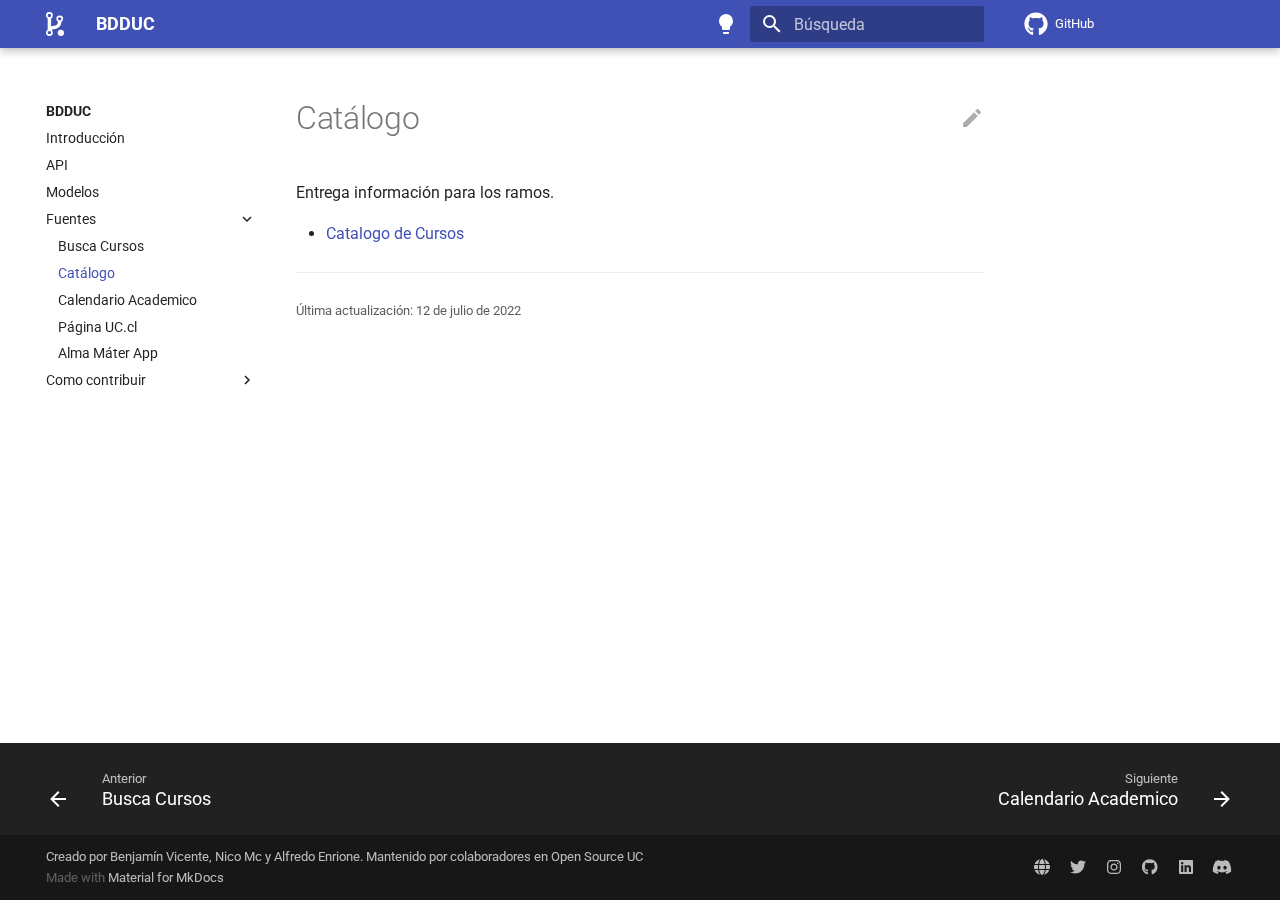
<file: sources/catalogo/index.html>
<!doctype html>
<html lang="es" class="no-js">
  <head>
    
      <meta charset="utf-8">
      <meta name="viewport" content="width=device-width,initial-scale=1">
      
        <meta name="description" content="La Base de Datos Unificada y Comunitaria de la comunidad Open Source eUC">
      
      
      
      <link rel="icon" href="../../assets/osuc-favicon.svg">
      <meta name="generator" content="mkdocs-1.3.0, mkdocs-material-8.3.9">
    
    
      
        <title>Catálogo - BDDUC</title>
      
    
    
      <link rel="stylesheet" href="../../assets/stylesheets/main.1d29e8d0.min.css">
      
        
        <link rel="stylesheet" href="../../assets/stylesheets/palette.cbb835fc.min.css">
        
      
      
    
    
    
      
        
        
        <link rel="preconnect" href="https://fonts.gstatic.com" crossorigin>
        <link rel="stylesheet" href="https://fonts.googleapis.com/css?family=Roboto:300,300i,400,400i,700,700i%7CRoboto+Mono:400,400i,700,700i&display=fallback">
        <style>:root{--md-text-font:"Roboto";--md-code-font:"Roboto Mono"}</style>
      
    
    
      <link rel="stylesheet" href="../../assets/extra.css">
    
    <script>__md_scope=new URL("../..",location),__md_get=(e,_=localStorage,t=__md_scope)=>JSON.parse(_.getItem(t.pathname+"."+e)),__md_set=(e,_,t=localStorage,a=__md_scope)=>{try{t.setItem(a.pathname+"."+e,JSON.stringify(_))}catch(e){}}</script>
    
      

    
    
  </head>
  
  
    
    
      
    
    
    
    
    <body dir="ltr" data-md-color-scheme="default" data-md-color-primary="" data-md-color-accent="">
  
    
    
      <script>var palette=__md_get("__palette");if(palette&&"object"==typeof palette.color)for(var key of Object.keys(palette.color))document.body.setAttribute("data-md-color-"+key,palette.color[key])</script>
    
    <input class="md-toggle" data-md-toggle="drawer" type="checkbox" id="__drawer" autocomplete="off">
    <input class="md-toggle" data-md-toggle="search" type="checkbox" id="__search" autocomplete="off">
    <label class="md-overlay" for="__drawer"></label>
    <div data-md-component="skip">
      
        
        <a href="#catalogo" class="md-skip">
          Saltar a contenido
        </a>
      
    </div>
    <div data-md-component="announce">
      
    </div>
    
    
      

<header class="md-header" data-md-component="header">
  <nav class="md-header__inner md-grid" aria-label="Cabecera">
    <a href="../.." title="BDDUC" class="md-header__button md-logo" aria-label="BDDUC" data-md-component="logo">
      
  <img src="../../assets/osuc-white.min.svg" alt="logo">

    </a>
    <label class="md-header__button md-icon" for="__drawer">
      <svg xmlns="http://www.w3.org/2000/svg" viewBox="0 0 24 24"><path d="M3 6h18v2H3V6m0 5h18v2H3v-2m0 5h18v2H3v-2Z"/></svg>
    </label>
    <div class="md-header__title" data-md-component="header-title">
      <div class="md-header__ellipsis">
        <div class="md-header__topic">
          <span class="md-ellipsis">
            BDDUC
          </span>
        </div>
        <div class="md-header__topic" data-md-component="header-topic">
          <span class="md-ellipsis">
            
              Catálogo
            
          </span>
        </div>
      </div>
    </div>
    
      <form class="md-header__option" data-md-component="palette">
        
          
          
          <input class="md-option" data-md-color-media="(prefers-color-scheme: light)" data-md-color-scheme="default" data-md-color-primary="" data-md-color-accent=""  aria-label="Cambiar a tema oscuro"  type="radio" name="__palette" id="__palette_1">
          
            <label class="md-header__button md-icon" title="Cambiar a tema oscuro" for="__palette_2" hidden>
              <svg xmlns="http://www.w3.org/2000/svg" viewBox="0 0 24 24"><path d="M12 2a7 7 0 0 0-7 7c0 2.38 1.19 4.47 3 5.74V17a1 1 0 0 0 1 1h6a1 1 0 0 0 1-1v-2.26c1.81-1.27 3-3.36 3-5.74a7 7 0 0 0-7-7M9 21a1 1 0 0 0 1 1h4a1 1 0 0 0 1-1v-1H9v1Z"/></svg>
            </label>
          
        
          
          
          <input class="md-option" data-md-color-media="(prefers-color-scheme: dark)" data-md-color-scheme="slate" data-md-color-primary="" data-md-color-accent=""  aria-label="Cambiar a tema claro"  type="radio" name="__palette" id="__palette_2">
          
            <label class="md-header__button md-icon" title="Cambiar a tema claro" for="__palette_1" hidden>
              <svg xmlns="http://www.w3.org/2000/svg" viewBox="0 0 24 24"><path d="M12 2a7 7 0 0 1 7 7c0 2.38-1.19 4.47-3 5.74V17a1 1 0 0 1-1 1H9a1 1 0 0 1-1-1v-2.26C6.19 13.47 5 11.38 5 9a7 7 0 0 1 7-7M9 21v-1h6v1a1 1 0 0 1-1 1h-4a1 1 0 0 1-1-1m3-17a5 5 0 0 0-5 5c0 2.05 1.23 3.81 3 4.58V16h4v-2.42c1.77-.77 3-2.53 3-4.58a5 5 0 0 0-5-5Z"/></svg>
            </label>
          
        
      </form>
    
    
    
      <label class="md-header__button md-icon" for="__search">
        <svg xmlns="http://www.w3.org/2000/svg" viewBox="0 0 24 24"><path d="M9.5 3A6.5 6.5 0 0 1 16 9.5c0 1.61-.59 3.09-1.56 4.23l.27.27h.79l5 5-1.5 1.5-5-5v-.79l-.27-.27A6.516 6.516 0 0 1 9.5 16 6.5 6.5 0 0 1 3 9.5 6.5 6.5 0 0 1 9.5 3m0 2C7 5 5 7 5 9.5S7 14 9.5 14 14 12 14 9.5 12 5 9.5 5Z"/></svg>
      </label>
      <div class="md-search" data-md-component="search" role="dialog">
  <label class="md-search__overlay" for="__search"></label>
  <div class="md-search__inner" role="search">
    <form class="md-search__form" name="search">
      <input type="text" class="md-search__input" name="query" aria-label="Búsqueda" placeholder="Búsqueda" autocapitalize="off" autocorrect="off" autocomplete="off" spellcheck="false" data-md-component="search-query" required>
      <label class="md-search__icon md-icon" for="__search">
        <svg xmlns="http://www.w3.org/2000/svg" viewBox="0 0 24 24"><path d="M9.5 3A6.5 6.5 0 0 1 16 9.5c0 1.61-.59 3.09-1.56 4.23l.27.27h.79l5 5-1.5 1.5-5-5v-.79l-.27-.27A6.516 6.516 0 0 1 9.5 16 6.5 6.5 0 0 1 3 9.5 6.5 6.5 0 0 1 9.5 3m0 2C7 5 5 7 5 9.5S7 14 9.5 14 14 12 14 9.5 12 5 9.5 5Z"/></svg>
        <svg xmlns="http://www.w3.org/2000/svg" viewBox="0 0 24 24"><path d="M20 11v2H8l5.5 5.5-1.42 1.42L4.16 12l7.92-7.92L13.5 5.5 8 11h12Z"/></svg>
      </label>
      <nav class="md-search__options" aria-label="Search">
        
        <button type="reset" class="md-search__icon md-icon" aria-label="Limpiar" tabindex="-1">
          <svg xmlns="http://www.w3.org/2000/svg" viewBox="0 0 24 24"><path d="M19 6.41 17.59 5 12 10.59 6.41 5 5 6.41 10.59 12 5 17.59 6.41 19 12 13.41 17.59 19 19 17.59 13.41 12 19 6.41Z"/></svg>
        </button>
      </nav>
      
    </form>
    <div class="md-search__output">
      <div class="md-search__scrollwrap" data-md-scrollfix>
        <div class="md-search-result" data-md-component="search-result">
          <div class="md-search-result__meta">
            Inicializando búsqueda
          </div>
          <ol class="md-search-result__list"></ol>
        </div>
      </div>
    </div>
  </div>
</div>
    
    
      <div class="md-header__source">
        <a href="https://github.com/open-source-uc/bdd" title="Ir al repositorio" class="md-source" data-md-component="source">
  <div class="md-source__icon md-icon">
    
    <svg xmlns="http://www.w3.org/2000/svg" viewBox="0 0 496 512"><!--! Font Awesome Free 6.1.1 by @fontawesome - https://fontawesome.com License - https://fontawesome.com/license/free (Icons: CC BY 4.0, Fonts: SIL OFL 1.1, Code: MIT License) Copyright 2022 Fonticons, Inc.--><path d="M165.9 397.4c0 2-2.3 3.6-5.2 3.6-3.3.3-5.6-1.3-5.6-3.6 0-2 2.3-3.6 5.2-3.6 3-.3 5.6 1.3 5.6 3.6zm-31.1-4.5c-.7 2 1.3 4.3 4.3 4.9 2.6 1 5.6 0 6.2-2s-1.3-4.3-4.3-5.2c-2.6-.7-5.5.3-6.2 2.3zm44.2-1.7c-2.9.7-4.9 2.6-4.6 4.9.3 2 2.9 3.3 5.9 2.6 2.9-.7 4.9-2.6 4.6-4.6-.3-1.9-3-3.2-5.9-2.9zM244.8 8C106.1 8 0 113.3 0 252c0 110.9 69.8 205.8 169.5 239.2 12.8 2.3 17.3-5.6 17.3-12.1 0-6.2-.3-40.4-.3-61.4 0 0-70 15-84.7-29.8 0 0-11.4-29.1-27.8-36.6 0 0-22.9-15.7 1.6-15.4 0 0 24.9 2 38.6 25.8 21.9 38.6 58.6 27.5 72.9 20.9 2.3-16 8.8-27.1 16-33.7-55.9-6.2-112.3-14.3-112.3-110.5 0-27.5 7.6-41.3 23.6-58.9-2.6-6.5-11.1-33.3 2.6-67.9 20.9-6.5 69 27 69 27 20-5.6 41.5-8.5 62.8-8.5s42.8 2.9 62.8 8.5c0 0 48.1-33.6 69-27 13.7 34.7 5.2 61.4 2.6 67.9 16 17.7 25.8 31.5 25.8 58.9 0 96.5-58.9 104.2-114.8 110.5 9.2 7.9 17 22.9 17 46.4 0 33.7-.3 75.4-.3 83.6 0 6.5 4.6 14.4 17.3 12.1C428.2 457.8 496 362.9 496 252 496 113.3 383.5 8 244.8 8zM97.2 352.9c-1.3 1-1 3.3.7 5.2 1.6 1.6 3.9 2.3 5.2 1 1.3-1 1-3.3-.7-5.2-1.6-1.6-3.9-2.3-5.2-1zm-10.8-8.1c-.7 1.3.3 2.9 2.3 3.9 1.6 1 3.6.7 4.3-.7.7-1.3-.3-2.9-2.3-3.9-2-.6-3.6-.3-4.3.7zm32.4 35.6c-1.6 1.3-1 4.3 1.3 6.2 2.3 2.3 5.2 2.6 6.5 1 1.3-1.3.7-4.3-1.3-6.2-2.2-2.3-5.2-2.6-6.5-1zm-11.4-14.7c-1.6 1-1.6 3.6 0 5.9 1.6 2.3 4.3 3.3 5.6 2.3 1.6-1.3 1.6-3.9 0-6.2-1.4-2.3-4-3.3-5.6-2z"/></svg>
  </div>
  <div class="md-source__repository">
    GitHub
  </div>
</a>
      </div>
    
  </nav>
  
</header>
    
    <div class="md-container" data-md-component="container">
      
      
        
          
        
      
      <main class="md-main" data-md-component="main">
        <div class="md-main__inner md-grid">
          
            
              
              <div class="md-sidebar md-sidebar--primary" data-md-component="sidebar" data-md-type="navigation" >
                <div class="md-sidebar__scrollwrap">
                  <div class="md-sidebar__inner">
                    


<nav class="md-nav md-nav--primary" aria-label="Navegación" data-md-level="0">
  <label class="md-nav__title" for="__drawer">
    <a href="../.." title="BDDUC" class="md-nav__button md-logo" aria-label="BDDUC" data-md-component="logo">
      
  <img src="../../assets/osuc-white.min.svg" alt="logo">

    </a>
    BDDUC
  </label>
  
    <div class="md-nav__source">
      <a href="https://github.com/open-source-uc/bdd" title="Ir al repositorio" class="md-source" data-md-component="source">
  <div class="md-source__icon md-icon">
    
    <svg xmlns="http://www.w3.org/2000/svg" viewBox="0 0 496 512"><!--! Font Awesome Free 6.1.1 by @fontawesome - https://fontawesome.com License - https://fontawesome.com/license/free (Icons: CC BY 4.0, Fonts: SIL OFL 1.1, Code: MIT License) Copyright 2022 Fonticons, Inc.--><path d="M165.9 397.4c0 2-2.3 3.6-5.2 3.6-3.3.3-5.6-1.3-5.6-3.6 0-2 2.3-3.6 5.2-3.6 3-.3 5.6 1.3 5.6 3.6zm-31.1-4.5c-.7 2 1.3 4.3 4.3 4.9 2.6 1 5.6 0 6.2-2s-1.3-4.3-4.3-5.2c-2.6-.7-5.5.3-6.2 2.3zm44.2-1.7c-2.9.7-4.9 2.6-4.6 4.9.3 2 2.9 3.3 5.9 2.6 2.9-.7 4.9-2.6 4.6-4.6-.3-1.9-3-3.2-5.9-2.9zM244.8 8C106.1 8 0 113.3 0 252c0 110.9 69.8 205.8 169.5 239.2 12.8 2.3 17.3-5.6 17.3-12.1 0-6.2-.3-40.4-.3-61.4 0 0-70 15-84.7-29.8 0 0-11.4-29.1-27.8-36.6 0 0-22.9-15.7 1.6-15.4 0 0 24.9 2 38.6 25.8 21.9 38.6 58.6 27.5 72.9 20.9 2.3-16 8.8-27.1 16-33.7-55.9-6.2-112.3-14.3-112.3-110.5 0-27.5 7.6-41.3 23.6-58.9-2.6-6.5-11.1-33.3 2.6-67.9 20.9-6.5 69 27 69 27 20-5.6 41.5-8.5 62.8-8.5s42.8 2.9 62.8 8.5c0 0 48.1-33.6 69-27 13.7 34.7 5.2 61.4 2.6 67.9 16 17.7 25.8 31.5 25.8 58.9 0 96.5-58.9 104.2-114.8 110.5 9.2 7.9 17 22.9 17 46.4 0 33.7-.3 75.4-.3 83.6 0 6.5 4.6 14.4 17.3 12.1C428.2 457.8 496 362.9 496 252 496 113.3 383.5 8 244.8 8zM97.2 352.9c-1.3 1-1 3.3.7 5.2 1.6 1.6 3.9 2.3 5.2 1 1.3-1 1-3.3-.7-5.2-1.6-1.6-3.9-2.3-5.2-1zm-10.8-8.1c-.7 1.3.3 2.9 2.3 3.9 1.6 1 3.6.7 4.3-.7.7-1.3-.3-2.9-2.3-3.9-2-.6-3.6-.3-4.3.7zm32.4 35.6c-1.6 1.3-1 4.3 1.3 6.2 2.3 2.3 5.2 2.6 6.5 1 1.3-1.3.7-4.3-1.3-6.2-2.2-2.3-5.2-2.6-6.5-1zm-11.4-14.7c-1.6 1-1.6 3.6 0 5.9 1.6 2.3 4.3 3.3 5.6 2.3 1.6-1.3 1.6-3.9 0-6.2-1.4-2.3-4-3.3-5.6-2z"/></svg>
  </div>
  <div class="md-source__repository">
    GitHub
  </div>
</a>
    </div>
  
  <ul class="md-nav__list" data-md-scrollfix>
    
      
      
      

  
  
  
    <li class="md-nav__item">
      <a href="../.." class="md-nav__link">
        Introducción
      </a>
    </li>
  

    
      
      
      

  
  
  
    <li class="md-nav__item">
      <a href="../../api/" class="md-nav__link">
        API
      </a>
    </li>
  

    
      
      
      

  
  
  
    
    <li class="md-nav__item md-nav__item--nested">
      
      
        <input class="md-nav__toggle md-toggle" data-md-toggle="__nav_3" type="checkbox" id="__nav_3" >
      
      
      
        
          
            
          
        
      
      
        
        
        <div class="md-nav__link md-nav__link--index ">
          <a href="../../models/">Modelos</a>
          
        </div>
      
      <nav class="md-nav" aria-label="Modelos" data-md-level="1">
        <label class="md-nav__title" for="__nav_3">
          <span class="md-nav__icon md-icon"></span>
          Modelos
        </label>
        <ul class="md-nav__list" data-md-scrollfix>
          
            
          
        </ul>
      </nav>
    </li>
  

    
      
      
      

  
  
    
  
  
    
    <li class="md-nav__item md-nav__item--active md-nav__item--nested">
      
      
        <input class="md-nav__toggle md-toggle" data-md-toggle="__nav_4" type="checkbox" id="__nav_4" checked>
      
      
      
        
          
            
          
        
          
        
          
        
          
        
          
        
          
        
      
      
        
        
        <div class="md-nav__link md-nav__link--index ">
          <a href="../">Fuentes</a>
          
            <label for="__nav_4">
              <span class="md-nav__icon md-icon"></span>
            </label>
          
        </div>
      
      <nav class="md-nav" aria-label="Fuentes" data-md-level="1">
        <label class="md-nav__title" for="__nav_4">
          <span class="md-nav__icon md-icon"></span>
          Fuentes
        </label>
        <ul class="md-nav__list" data-md-scrollfix>
          
            
          
            
              
  
  
  
    <li class="md-nav__item">
      <a href="../buscacursos/" class="md-nav__link">
        Busca Cursos
      </a>
    </li>
  

            
          
            
              
  
  
    
  
  
    <li class="md-nav__item md-nav__item--active">
      
      <input class="md-nav__toggle md-toggle" data-md-toggle="toc" type="checkbox" id="__toc">
      
      
        
      
      
      <a href="./" class="md-nav__link md-nav__link--active">
        Catálogo
      </a>
      
    </li>
  

            
          
            
              
  
  
  
    <li class="md-nav__item">
      <a href="../calendario_academico/" class="md-nav__link">
        Calendario Academico
      </a>
    </li>
  

            
          
            
              
  
  
  
    <li class="md-nav__item">
      <a href="../uc/" class="md-nav__link">
        Página UC.cl
      </a>
    </li>
  

            
          
            
              
  
  
  
    <li class="md-nav__item">
      <a href="../almapp/" class="md-nav__link">
        Alma Máter App
      </a>
    </li>
  

            
          
        </ul>
      </nav>
    </li>
  

    
      
      
      

  
  
  
    
    <li class="md-nav__item md-nav__item--nested">
      
      
        <input class="md-nav__toggle md-toggle" data-md-toggle="__nav_5" type="checkbox" id="__nav_5" >
      
      
      
        
          
            
          
        
          
        
          
        
          
        
      
      
        
        
        <div class="md-nav__link md-nav__link--index ">
          <a href="../../contribute/">Como contribuir</a>
          
            <label for="__nav_5">
              <span class="md-nav__icon md-icon"></span>
            </label>
          
        </div>
      
      <nav class="md-nav" aria-label="Como contribuir" data-md-level="1">
        <label class="md-nav__title" for="__nav_5">
          <span class="md-nav__icon md-icon"></span>
          Como contribuir
        </label>
        <ul class="md-nav__list" data-md-scrollfix>
          
            
          
            
              
  
  
  
    <li class="md-nav__item">
      <a href="../../contribute/docs/" class="md-nav__link">
        Documentación
      </a>
    </li>
  

            
          
            
              
  
  
  
    <li class="md-nav__item">
      <a href="../../contribute/orm/" class="md-nav__link">
        Modelos
      </a>
    </li>
  

            
          
            
              
  
  
  
    <li class="md-nav__item">
      <a href="../../contribute/rest_api/" class="md-nav__link">
        Rest API
      </a>
    </li>
  

            
          
        </ul>
      </nav>
    </li>
  

    
  </ul>
</nav>
                  </div>
                </div>
              </div>
            
            
              
              <div class="md-sidebar md-sidebar--secondary" data-md-component="sidebar" data-md-type="toc" >
                <div class="md-sidebar__scrollwrap">
                  <div class="md-sidebar__inner">
                    

<nav class="md-nav md-nav--secondary" aria-label="Tabla de contenidos">
  
  
  
    
  
  
</nav>
                  </div>
                </div>
              </div>
            
          
          <div class="md-content" data-md-component="content">
            <article class="md-content__inner md-typeset">
              
                
  <a href="https://github.com/open-source-uc/bdd/edit/main/docs/sources/catalogo.md" title="Editar esta página" class="md-content__button md-icon">
    <svg xmlns="http://www.w3.org/2000/svg" viewBox="0 0 24 24"><path d="M20.71 7.04c.39-.39.39-1.04 0-1.41l-2.34-2.34c-.37-.39-1.02-.39-1.41 0l-1.84 1.83 3.75 3.75M3 17.25V21h3.75L17.81 9.93l-3.75-3.75L3 17.25Z"/></svg>
  </a>



<h1 id="catalogo">Catálogo</h1>
<p>Entrega información para los ramos.</p>
<ul>
<li><a href="https://catalogo.uc.cl/">Catalogo de Cursos</a></li>
</ul>

  <hr>
<div class="md-source-file">
  <small>
    
      Última actualización:
      <span class="git-revision-date-localized-plugin git-revision-date-localized-plugin-date">12 de julio de 2022</span>
      
    
  </small>
</div>

              
            </article>
            
          </div>
        </div>
        
      </main>
      
        <footer class="md-footer">
  
    
    <nav class="md-footer__inner md-grid" aria-label="Pie" >
      
        
        <a href="../buscacursos/" class="md-footer__link md-footer__link--prev" aria-label="Anterior: Busca Cursos" rel="prev">
          <div class="md-footer__button md-icon">
            <svg xmlns="http://www.w3.org/2000/svg" viewBox="0 0 24 24"><path d="M20 11v2H8l5.5 5.5-1.42 1.42L4.16 12l7.92-7.92L13.5 5.5 8 11h12Z"/></svg>
          </div>
          <div class="md-footer__title">
            <div class="md-ellipsis">
              <span class="md-footer__direction">
                Anterior
              </span>
              Busca Cursos
            </div>
          </div>
        </a>
      
      
        
        <a href="../calendario_academico/" class="md-footer__link md-footer__link--next" aria-label="Siguiente: Calendario Academico" rel="next">
          <div class="md-footer__title">
            <div class="md-ellipsis">
              <span class="md-footer__direction">
                Siguiente
              </span>
              Calendario Academico
            </div>
          </div>
          <div class="md-footer__button md-icon">
            <svg xmlns="http://www.w3.org/2000/svg" viewBox="0 0 24 24"><path d="M4 11v2h12l-5.5 5.5 1.42 1.42L19.84 12l-7.92-7.92L10.5 5.5 16 11H4Z"/></svg>
          </div>
        </a>
      
    </nav>
  
  <div class="md-footer-meta md-typeset">
    <div class="md-footer-meta__inner md-grid">
      <div class="md-copyright">
  
    <div class="md-copyright__highlight">
      Creado por Benjamín Vicente, Nico Mc y Alfredo Enrione. Mantenido por <a href="https://github.com/open-source-uc/bdd/graphs/contributors" target="_blank" rel="noopener">colaboradores</a> en <a href="https://github.com/open-source-uc" target="_blank" rel="noopener">Open Source UC</a>

    </div>
  
  
    Made with
    <a href="https://squidfunk.github.io/mkdocs-material/" target="_blank" rel="noopener">
      Material for MkDocs
    </a>
  
</div>
      
        <div class="md-social">
  
    
    
      
      
    
    <a href="https://osuc.dev" target="_blank" rel="noopener" title="osuc.dev" class="md-social__link">
      <svg xmlns="http://www.w3.org/2000/svg" viewBox="0 0 512 512"><!--! Font Awesome Free 6.1.1 by @fontawesome - https://fontawesome.com License - https://fontawesome.com/license/free (Icons: CC BY 4.0, Fonts: SIL OFL 1.1, Code: MIT License) Copyright 2022 Fonticons, Inc.--><path d="M352 256c0 22.2-1.2 43.6-3.3 64H163.3c-2.1-20.4-4.2-41.8-4.2-64 0-22.2 2.1-43.6 4.2-64h185.4c2.1 20.4 3.3 41.8 3.3 64zm151.9-64c5.3 20.5 8.1 41.9 8.1 64s-2.8 43.5-8.1 64H380.8c2.1-20.6 3.2-42.9 3.2-64 0-22-1.1-43.4-3.2-64h123.1zm-10.5-32H376.7c-10-63.86-29.8-117.38-55.3-151.558C399.8 29.09 463.4 85.94 493.4 160zm-149.1 0H167.7c6.1-36.4 15.5-68.62 27-94.65 10.5-23.61 22.2-40.74 33.5-51.54C239.4 3.178 248.7 0 256 0c7.3 0 16.6 3.178 27.8 13.81 11.3 10.8 23 27.93 33.5 51.54 11.5 26.03 20.9 58.25 27 94.65zm-325.69 0C48.59 85.94 112.2 29.09 190.6 8.442 165.1 42.62 145.3 96.14 135.3 160H18.61zm112.59 32c-2.1 20.6-4.1 42-4.1 64 0 21.1 2 43.4 4.1 64H8.065C2.8 299.5 0 278.1 0 256s2.8-43.5 8.065-64H131.2zm63.5 254.6c-11.5-26-20.9-58.2-27-94.6h176.6c-6.1 36.4-15.5 68.6-27 94.6-10.5 23.7-22.2 40.8-33.5 51.6-11.2 10.6-20.5 13.8-28.7 13.8-6.4 0-15.7-3.2-26.9-13.8-11.3-10.8-23-27.9-33.5-51.6zm-4.1 57C112.2 482.9 48.59 426.1 18.61 352H135.3c10 63.9 29.8 117.4 55.3 151.6zm130.8 0c25.5-34.2 45.3-87.7 55.3-151.6h116.7c-30 74.1-93.6 130.9-172 151.6z"/></svg>
    </a>
  
    
    
      
      
    
    <a href="https://twitter.com/OpenSource_eUC" target="_blank" rel="noopener" title="twitter.com" class="md-social__link">
      <svg xmlns="http://www.w3.org/2000/svg" viewBox="0 0 512 512"><!--! Font Awesome Free 6.1.1 by @fontawesome - https://fontawesome.com License - https://fontawesome.com/license/free (Icons: CC BY 4.0, Fonts: SIL OFL 1.1, Code: MIT License) Copyright 2022 Fonticons, Inc.--><path d="M459.37 151.716c.325 4.548.325 9.097.325 13.645 0 138.72-105.583 298.558-298.558 298.558-59.452 0-114.68-17.219-161.137-47.106 8.447.974 16.568 1.299 25.34 1.299 49.055 0 94.213-16.568 130.274-44.832-46.132-.975-84.792-31.188-98.112-72.772 6.498.974 12.995 1.624 19.818 1.624 9.421 0 18.843-1.3 27.614-3.573-48.081-9.747-84.143-51.98-84.143-102.985v-1.299c13.969 7.797 30.214 12.67 47.431 13.319-28.264-18.843-46.781-51.005-46.781-87.391 0-19.492 5.197-37.36 14.294-52.954 51.655 63.675 129.3 105.258 216.365 109.807-1.624-7.797-2.599-15.918-2.599-24.04 0-57.828 46.782-104.934 104.934-104.934 30.213 0 57.502 12.67 76.67 33.137 23.715-4.548 46.456-13.32 66.599-25.34-7.798 24.366-24.366 44.833-46.132 57.827 21.117-2.273 41.584-8.122 60.426-16.243-14.292 20.791-32.161 39.308-52.628 54.253z"/></svg>
    </a>
  
    
    
      
      
    
    <a href="https://www.instagram.com/opensource_euc/" target="_blank" rel="noopener" title="www.instagram.com" class="md-social__link">
      <svg xmlns="http://www.w3.org/2000/svg" viewBox="0 0 448 512"><!--! Font Awesome Free 6.1.1 by @fontawesome - https://fontawesome.com License - https://fontawesome.com/license/free (Icons: CC BY 4.0, Fonts: SIL OFL 1.1, Code: MIT License) Copyright 2022 Fonticons, Inc.--><path d="M224.1 141c-63.6 0-114.9 51.3-114.9 114.9s51.3 114.9 114.9 114.9S339 319.5 339 255.9 287.7 141 224.1 141zm0 189.6c-41.1 0-74.7-33.5-74.7-74.7s33.5-74.7 74.7-74.7 74.7 33.5 74.7 74.7-33.6 74.7-74.7 74.7zm146.4-194.3c0 14.9-12 26.8-26.8 26.8-14.9 0-26.8-12-26.8-26.8s12-26.8 26.8-26.8 26.8 12 26.8 26.8zm76.1 27.2c-1.7-35.9-9.9-67.7-36.2-93.9-26.2-26.2-58-34.4-93.9-36.2-37-2.1-147.9-2.1-184.9 0-35.8 1.7-67.6 9.9-93.9 36.1s-34.4 58-36.2 93.9c-2.1 37-2.1 147.9 0 184.9 1.7 35.9 9.9 67.7 36.2 93.9s58 34.4 93.9 36.2c37 2.1 147.9 2.1 184.9 0 35.9-1.7 67.7-9.9 93.9-36.2 26.2-26.2 34.4-58 36.2-93.9 2.1-37 2.1-147.8 0-184.8zM398.8 388c-7.8 19.6-22.9 34.7-42.6 42.6-29.5 11.7-99.5 9-132.1 9s-102.7 2.6-132.1-9c-19.6-7.8-34.7-22.9-42.6-42.6-11.7-29.5-9-99.5-9-132.1s-2.6-102.7 9-132.1c7.8-19.6 22.9-34.7 42.6-42.6 29.5-11.7 99.5-9 132.1-9s102.7-2.6 132.1 9c19.6 7.8 34.7 22.9 42.6 42.6 11.7 29.5 9 99.5 9 132.1s2.7 102.7-9 132.1z"/></svg>
    </a>
  
    
    
      
      
    
    <a href="https://github.com/open-source-uc" target="_blank" rel="noopener" title="github.com" class="md-social__link">
      <svg xmlns="http://www.w3.org/2000/svg" viewBox="0 0 496 512"><!--! Font Awesome Free 6.1.1 by @fontawesome - https://fontawesome.com License - https://fontawesome.com/license/free (Icons: CC BY 4.0, Fonts: SIL OFL 1.1, Code: MIT License) Copyright 2022 Fonticons, Inc.--><path d="M165.9 397.4c0 2-2.3 3.6-5.2 3.6-3.3.3-5.6-1.3-5.6-3.6 0-2 2.3-3.6 5.2-3.6 3-.3 5.6 1.3 5.6 3.6zm-31.1-4.5c-.7 2 1.3 4.3 4.3 4.9 2.6 1 5.6 0 6.2-2s-1.3-4.3-4.3-5.2c-2.6-.7-5.5.3-6.2 2.3zm44.2-1.7c-2.9.7-4.9 2.6-4.6 4.9.3 2 2.9 3.3 5.9 2.6 2.9-.7 4.9-2.6 4.6-4.6-.3-1.9-3-3.2-5.9-2.9zM244.8 8C106.1 8 0 113.3 0 252c0 110.9 69.8 205.8 169.5 239.2 12.8 2.3 17.3-5.6 17.3-12.1 0-6.2-.3-40.4-.3-61.4 0 0-70 15-84.7-29.8 0 0-11.4-29.1-27.8-36.6 0 0-22.9-15.7 1.6-15.4 0 0 24.9 2 38.6 25.8 21.9 38.6 58.6 27.5 72.9 20.9 2.3-16 8.8-27.1 16-33.7-55.9-6.2-112.3-14.3-112.3-110.5 0-27.5 7.6-41.3 23.6-58.9-2.6-6.5-11.1-33.3 2.6-67.9 20.9-6.5 69 27 69 27 20-5.6 41.5-8.5 62.8-8.5s42.8 2.9 62.8 8.5c0 0 48.1-33.6 69-27 13.7 34.7 5.2 61.4 2.6 67.9 16 17.7 25.8 31.5 25.8 58.9 0 96.5-58.9 104.2-114.8 110.5 9.2 7.9 17 22.9 17 46.4 0 33.7-.3 75.4-.3 83.6 0 6.5 4.6 14.4 17.3 12.1C428.2 457.8 496 362.9 496 252 496 113.3 383.5 8 244.8 8zM97.2 352.9c-1.3 1-1 3.3.7 5.2 1.6 1.6 3.9 2.3 5.2 1 1.3-1 1-3.3-.7-5.2-1.6-1.6-3.9-2.3-5.2-1zm-10.8-8.1c-.7 1.3.3 2.9 2.3 3.9 1.6 1 3.6.7 4.3-.7.7-1.3-.3-2.9-2.3-3.9-2-.6-3.6-.3-4.3.7zm32.4 35.6c-1.6 1.3-1 4.3 1.3 6.2 2.3 2.3 5.2 2.6 6.5 1 1.3-1.3.7-4.3-1.3-6.2-2.2-2.3-5.2-2.6-6.5-1zm-11.4-14.7c-1.6 1-1.6 3.6 0 5.9 1.6 2.3 4.3 3.3 5.6 2.3 1.6-1.3 1.6-3.9 0-6.2-1.4-2.3-4-3.3-5.6-2z"/></svg>
    </a>
  
    
    
      
      
    
    <a href="https://linkedin.com/company/open-source-euc" target="_blank" rel="noopener" title="linkedin.com" class="md-social__link">
      <svg xmlns="http://www.w3.org/2000/svg" viewBox="0 0 448 512"><!--! Font Awesome Free 6.1.1 by @fontawesome - https://fontawesome.com License - https://fontawesome.com/license/free (Icons: CC BY 4.0, Fonts: SIL OFL 1.1, Code: MIT License) Copyright 2022 Fonticons, Inc.--><path d="M416 32H31.9C14.3 32 0 46.5 0 64.3v383.4C0 465.5 14.3 480 31.9 480H416c17.6 0 32-14.5 32-32.3V64.3c0-17.8-14.4-32.3-32-32.3zM135.4 416H69V202.2h66.5V416zm-33.2-243c-21.3 0-38.5-17.3-38.5-38.5S80.9 96 102.2 96c21.2 0 38.5 17.3 38.5 38.5 0 21.3-17.2 38.5-38.5 38.5zm282.1 243h-66.4V312c0-24.8-.5-56.7-34.5-56.7-34.6 0-39.9 27-39.9 54.9V416h-66.4V202.2h63.7v29.2h.9c8.9-16.8 30.6-34.5 62.9-34.5 67.2 0 79.7 44.3 79.7 101.9V416z"/></svg>
    </a>
  
    
    
      
      
    
    <a href="https://discord.gg/VMXCNAvjPW" target="_blank" rel="noopener" title="discord.gg" class="md-social__link">
      <svg xmlns="http://www.w3.org/2000/svg" viewBox="0 0 640 512"><!--! Font Awesome Free 6.1.1 by @fontawesome - https://fontawesome.com License - https://fontawesome.com/license/free (Icons: CC BY 4.0, Fonts: SIL OFL 1.1, Code: MIT License) Copyright 2022 Fonticons, Inc.--><path d="M524.531 69.836a1.5 1.5 0 0 0-.764-.7A485.065 485.065 0 0 0 404.081 32.03a1.816 1.816 0 0 0-1.923.91 337.461 337.461 0 0 0-14.9 30.6 447.848 447.848 0 0 0-134.426 0 309.541 309.541 0 0 0-15.135-30.6 1.89 1.89 0 0 0-1.924-.91 483.689 483.689 0 0 0-119.688 37.107 1.712 1.712 0 0 0-.788.676C39.068 183.651 18.186 294.69 28.43 404.354a2.016 2.016 0 0 0 .765 1.375 487.666 487.666 0 0 0 146.825 74.189 1.9 1.9 0 0 0 2.063-.676A348.2 348.2 0 0 0 208.12 430.4a1.86 1.86 0 0 0-1.019-2.588 321.173 321.173 0 0 1-45.868-21.853 1.885 1.885 0 0 1-.185-3.126 251.047 251.047 0 0 0 9.109-7.137 1.819 1.819 0 0 1 1.9-.256c96.229 43.917 200.41 43.917 295.5 0a1.812 1.812 0 0 1 1.924.233 234.533 234.533 0 0 0 9.132 7.16 1.884 1.884 0 0 1-.162 3.126 301.407 301.407 0 0 1-45.89 21.83 1.875 1.875 0 0 0-1 2.611 391.055 391.055 0 0 0 30.014 48.815 1.864 1.864 0 0 0 2.063.7A486.048 486.048 0 0 0 610.7 405.729a1.882 1.882 0 0 0 .765-1.352c12.264-126.783-20.532-236.912-86.934-334.541ZM222.491 337.58c-28.972 0-52.844-26.587-52.844-59.239s23.409-59.241 52.844-59.241c29.665 0 53.306 26.82 52.843 59.239 0 32.654-23.41 59.241-52.843 59.241Zm195.38 0c-28.971 0-52.843-26.587-52.843-59.239s23.409-59.241 52.843-59.241c29.667 0 53.307 26.82 52.844 59.239 0 32.654-23.177 59.241-52.844 59.241Z"/></svg>
    </a>
  
</div>
      
    </div>
  </div>
</footer>
      
    </div>
    <div class="md-dialog" data-md-component="dialog">
      <div class="md-dialog__inner md-typeset"></div>
    </div>
    <script id="__config" type="application/json">{"base": "../..", "features": ["navigation.instant", "navigation.indexes", "search.highlight"], "search": "../../assets/javascripts/workers/search.b97dbffb.min.js", "translations": {"clipboard.copied": "Copiado al portapapeles", "clipboard.copy": "Copiar al portapapeles", "search.config.lang": "es", "search.config.pipeline": "trimmer, stopWordFilter", "search.config.separator": "[\\s\\-]+", "search.placeholder": "B\u00fasqueda", "search.result.more.one": "1 m\u00e1s en esta p\u00e1gina", "search.result.more.other": "# m\u00e1s en esta p\u00e1gina", "search.result.none": "No se encontraron documentos", "search.result.one": "1 documento encontrado", "search.result.other": "# documentos encontrados", "search.result.placeholder": "Teclee para comenzar b\u00fasqueda", "search.result.term.missing": "Falta", "select.version.title": "Seleccionar versi\u00f3n"}}</script>
    
    
      <script src="../../assets/javascripts/bundle.6c7ad80a.min.js"></script>
      
    
  </body>
</html>
</file>
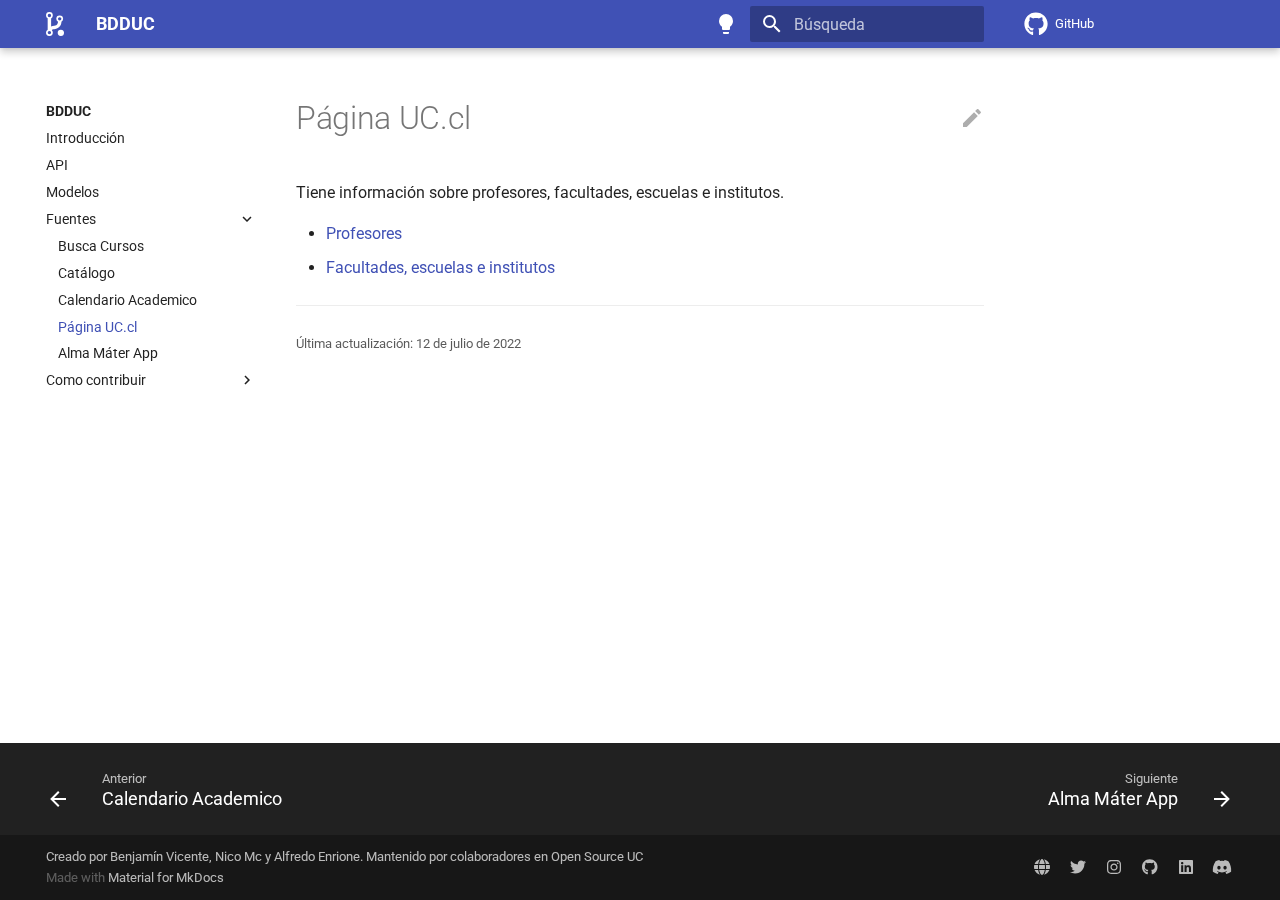
<file: sources/uc/index.html>
<!doctype html>
<html lang="es" class="no-js">
  <head>
    
      <meta charset="utf-8">
      <meta name="viewport" content="width=device-width,initial-scale=1">
      
        <meta name="description" content="La Base de Datos Unificada y Comunitaria de la comunidad Open Source eUC">
      
      
      
      <link rel="icon" href="../../assets/osuc-favicon.svg">
      <meta name="generator" content="mkdocs-1.3.0, mkdocs-material-8.3.9">
    
    
      
        <title>Página UC.cl - BDDUC</title>
      
    
    
      <link rel="stylesheet" href="../../assets/stylesheets/main.1d29e8d0.min.css">
      
        
        <link rel="stylesheet" href="../../assets/stylesheets/palette.cbb835fc.min.css">
        
      
      
    
    
    
      
        
        
        <link rel="preconnect" href="https://fonts.gstatic.com" crossorigin>
        <link rel="stylesheet" href="https://fonts.googleapis.com/css?family=Roboto:300,300i,400,400i,700,700i%7CRoboto+Mono:400,400i,700,700i&display=fallback">
        <style>:root{--md-text-font:"Roboto";--md-code-font:"Roboto Mono"}</style>
      
    
    
      <link rel="stylesheet" href="../../assets/extra.css">
    
    <script>__md_scope=new URL("../..",location),__md_get=(e,_=localStorage,t=__md_scope)=>JSON.parse(_.getItem(t.pathname+"."+e)),__md_set=(e,_,t=localStorage,a=__md_scope)=>{try{t.setItem(a.pathname+"."+e,JSON.stringify(_))}catch(e){}}</script>
    
      

    
    
  </head>
  
  
    
    
      
    
    
    
    
    <body dir="ltr" data-md-color-scheme="default" data-md-color-primary="" data-md-color-accent="">
  
    
    
      <script>var palette=__md_get("__palette");if(palette&&"object"==typeof palette.color)for(var key of Object.keys(palette.color))document.body.setAttribute("data-md-color-"+key,palette.color[key])</script>
    
    <input class="md-toggle" data-md-toggle="drawer" type="checkbox" id="__drawer" autocomplete="off">
    <input class="md-toggle" data-md-toggle="search" type="checkbox" id="__search" autocomplete="off">
    <label class="md-overlay" for="__drawer"></label>
    <div data-md-component="skip">
      
        
        <a href="#pagina-uccl" class="md-skip">
          Saltar a contenido
        </a>
      
    </div>
    <div data-md-component="announce">
      
    </div>
    
    
      

<header class="md-header" data-md-component="header">
  <nav class="md-header__inner md-grid" aria-label="Cabecera">
    <a href="../.." title="BDDUC" class="md-header__button md-logo" aria-label="BDDUC" data-md-component="logo">
      
  <img src="../../assets/osuc-white.min.svg" alt="logo">

    </a>
    <label class="md-header__button md-icon" for="__drawer">
      <svg xmlns="http://www.w3.org/2000/svg" viewBox="0 0 24 24"><path d="M3 6h18v2H3V6m0 5h18v2H3v-2m0 5h18v2H3v-2Z"/></svg>
    </label>
    <div class="md-header__title" data-md-component="header-title">
      <div class="md-header__ellipsis">
        <div class="md-header__topic">
          <span class="md-ellipsis">
            BDDUC
          </span>
        </div>
        <div class="md-header__topic" data-md-component="header-topic">
          <span class="md-ellipsis">
            
              Página UC.cl
            
          </span>
        </div>
      </div>
    </div>
    
      <form class="md-header__option" data-md-component="palette">
        
          
          
          <input class="md-option" data-md-color-media="(prefers-color-scheme: light)" data-md-color-scheme="default" data-md-color-primary="" data-md-color-accent=""  aria-label="Cambiar a tema oscuro"  type="radio" name="__palette" id="__palette_1">
          
            <label class="md-header__button md-icon" title="Cambiar a tema oscuro" for="__palette_2" hidden>
              <svg xmlns="http://www.w3.org/2000/svg" viewBox="0 0 24 24"><path d="M12 2a7 7 0 0 0-7 7c0 2.38 1.19 4.47 3 5.74V17a1 1 0 0 0 1 1h6a1 1 0 0 0 1-1v-2.26c1.81-1.27 3-3.36 3-5.74a7 7 0 0 0-7-7M9 21a1 1 0 0 0 1 1h4a1 1 0 0 0 1-1v-1H9v1Z"/></svg>
            </label>
          
        
          
          
          <input class="md-option" data-md-color-media="(prefers-color-scheme: dark)" data-md-color-scheme="slate" data-md-color-primary="" data-md-color-accent=""  aria-label="Cambiar a tema claro"  type="radio" name="__palette" id="__palette_2">
          
            <label class="md-header__button md-icon" title="Cambiar a tema claro" for="__palette_1" hidden>
              <svg xmlns="http://www.w3.org/2000/svg" viewBox="0 0 24 24"><path d="M12 2a7 7 0 0 1 7 7c0 2.38-1.19 4.47-3 5.74V17a1 1 0 0 1-1 1H9a1 1 0 0 1-1-1v-2.26C6.19 13.47 5 11.38 5 9a7 7 0 0 1 7-7M9 21v-1h6v1a1 1 0 0 1-1 1h-4a1 1 0 0 1-1-1m3-17a5 5 0 0 0-5 5c0 2.05 1.23 3.81 3 4.58V16h4v-2.42c1.77-.77 3-2.53 3-4.58a5 5 0 0 0-5-5Z"/></svg>
            </label>
          
        
      </form>
    
    
    
      <label class="md-header__button md-icon" for="__search">
        <svg xmlns="http://www.w3.org/2000/svg" viewBox="0 0 24 24"><path d="M9.5 3A6.5 6.5 0 0 1 16 9.5c0 1.61-.59 3.09-1.56 4.23l.27.27h.79l5 5-1.5 1.5-5-5v-.79l-.27-.27A6.516 6.516 0 0 1 9.5 16 6.5 6.5 0 0 1 3 9.5 6.5 6.5 0 0 1 9.5 3m0 2C7 5 5 7 5 9.5S7 14 9.5 14 14 12 14 9.5 12 5 9.5 5Z"/></svg>
      </label>
      <div class="md-search" data-md-component="search" role="dialog">
  <label class="md-search__overlay" for="__search"></label>
  <div class="md-search__inner" role="search">
    <form class="md-search__form" name="search">
      <input type="text" class="md-search__input" name="query" aria-label="Búsqueda" placeholder="Búsqueda" autocapitalize="off" autocorrect="off" autocomplete="off" spellcheck="false" data-md-component="search-query" required>
      <label class="md-search__icon md-icon" for="__search">
        <svg xmlns="http://www.w3.org/2000/svg" viewBox="0 0 24 24"><path d="M9.5 3A6.5 6.5 0 0 1 16 9.5c0 1.61-.59 3.09-1.56 4.23l.27.27h.79l5 5-1.5 1.5-5-5v-.79l-.27-.27A6.516 6.516 0 0 1 9.5 16 6.5 6.5 0 0 1 3 9.5 6.5 6.5 0 0 1 9.5 3m0 2C7 5 5 7 5 9.5S7 14 9.5 14 14 12 14 9.5 12 5 9.5 5Z"/></svg>
        <svg xmlns="http://www.w3.org/2000/svg" viewBox="0 0 24 24"><path d="M20 11v2H8l5.5 5.5-1.42 1.42L4.16 12l7.92-7.92L13.5 5.5 8 11h12Z"/></svg>
      </label>
      <nav class="md-search__options" aria-label="Search">
        
        <button type="reset" class="md-search__icon md-icon" aria-label="Limpiar" tabindex="-1">
          <svg xmlns="http://www.w3.org/2000/svg" viewBox="0 0 24 24"><path d="M19 6.41 17.59 5 12 10.59 6.41 5 5 6.41 10.59 12 5 17.59 6.41 19 12 13.41 17.59 19 19 17.59 13.41 12 19 6.41Z"/></svg>
        </button>
      </nav>
      
    </form>
    <div class="md-search__output">
      <div class="md-search__scrollwrap" data-md-scrollfix>
        <div class="md-search-result" data-md-component="search-result">
          <div class="md-search-result__meta">
            Inicializando búsqueda
          </div>
          <ol class="md-search-result__list"></ol>
        </div>
      </div>
    </div>
  </div>
</div>
    
    
      <div class="md-header__source">
        <a href="https://github.com/open-source-uc/bdd" title="Ir al repositorio" class="md-source" data-md-component="source">
  <div class="md-source__icon md-icon">
    
    <svg xmlns="http://www.w3.org/2000/svg" viewBox="0 0 496 512"><!--! Font Awesome Free 6.1.1 by @fontawesome - https://fontawesome.com License - https://fontawesome.com/license/free (Icons: CC BY 4.0, Fonts: SIL OFL 1.1, Code: MIT License) Copyright 2022 Fonticons, Inc.--><path d="M165.9 397.4c0 2-2.3 3.6-5.2 3.6-3.3.3-5.6-1.3-5.6-3.6 0-2 2.3-3.6 5.2-3.6 3-.3 5.6 1.3 5.6 3.6zm-31.1-4.5c-.7 2 1.3 4.3 4.3 4.9 2.6 1 5.6 0 6.2-2s-1.3-4.3-4.3-5.2c-2.6-.7-5.5.3-6.2 2.3zm44.2-1.7c-2.9.7-4.9 2.6-4.6 4.9.3 2 2.9 3.3 5.9 2.6 2.9-.7 4.9-2.6 4.6-4.6-.3-1.9-3-3.2-5.9-2.9zM244.8 8C106.1 8 0 113.3 0 252c0 110.9 69.8 205.8 169.5 239.2 12.8 2.3 17.3-5.6 17.3-12.1 0-6.2-.3-40.4-.3-61.4 0 0-70 15-84.7-29.8 0 0-11.4-29.1-27.8-36.6 0 0-22.9-15.7 1.6-15.4 0 0 24.9 2 38.6 25.8 21.9 38.6 58.6 27.5 72.9 20.9 2.3-16 8.8-27.1 16-33.7-55.9-6.2-112.3-14.3-112.3-110.5 0-27.5 7.6-41.3 23.6-58.9-2.6-6.5-11.1-33.3 2.6-67.9 20.9-6.5 69 27 69 27 20-5.6 41.5-8.5 62.8-8.5s42.8 2.9 62.8 8.5c0 0 48.1-33.6 69-27 13.7 34.7 5.2 61.4 2.6 67.9 16 17.7 25.8 31.5 25.8 58.9 0 96.5-58.9 104.2-114.8 110.5 9.2 7.9 17 22.9 17 46.4 0 33.7-.3 75.4-.3 83.6 0 6.5 4.6 14.4 17.3 12.1C428.2 457.8 496 362.9 496 252 496 113.3 383.5 8 244.8 8zM97.2 352.9c-1.3 1-1 3.3.7 5.2 1.6 1.6 3.9 2.3 5.2 1 1.3-1 1-3.3-.7-5.2-1.6-1.6-3.9-2.3-5.2-1zm-10.8-8.1c-.7 1.3.3 2.9 2.3 3.9 1.6 1 3.6.7 4.3-.7.7-1.3-.3-2.9-2.3-3.9-2-.6-3.6-.3-4.3.7zm32.4 35.6c-1.6 1.3-1 4.3 1.3 6.2 2.3 2.3 5.2 2.6 6.5 1 1.3-1.3.7-4.3-1.3-6.2-2.2-2.3-5.2-2.6-6.5-1zm-11.4-14.7c-1.6 1-1.6 3.6 0 5.9 1.6 2.3 4.3 3.3 5.6 2.3 1.6-1.3 1.6-3.9 0-6.2-1.4-2.3-4-3.3-5.6-2z"/></svg>
  </div>
  <div class="md-source__repository">
    GitHub
  </div>
</a>
      </div>
    
  </nav>
  
</header>
    
    <div class="md-container" data-md-component="container">
      
      
        
          
        
      
      <main class="md-main" data-md-component="main">
        <div class="md-main__inner md-grid">
          
            
              
              <div class="md-sidebar md-sidebar--primary" data-md-component="sidebar" data-md-type="navigation" >
                <div class="md-sidebar__scrollwrap">
                  <div class="md-sidebar__inner">
                    


<nav class="md-nav md-nav--primary" aria-label="Navegación" data-md-level="0">
  <label class="md-nav__title" for="__drawer">
    <a href="../.." title="BDDUC" class="md-nav__button md-logo" aria-label="BDDUC" data-md-component="logo">
      
  <img src="../../assets/osuc-white.min.svg" alt="logo">

    </a>
    BDDUC
  </label>
  
    <div class="md-nav__source">
      <a href="https://github.com/open-source-uc/bdd" title="Ir al repositorio" class="md-source" data-md-component="source">
  <div class="md-source__icon md-icon">
    
    <svg xmlns="http://www.w3.org/2000/svg" viewBox="0 0 496 512"><!--! Font Awesome Free 6.1.1 by @fontawesome - https://fontawesome.com License - https://fontawesome.com/license/free (Icons: CC BY 4.0, Fonts: SIL OFL 1.1, Code: MIT License) Copyright 2022 Fonticons, Inc.--><path d="M165.9 397.4c0 2-2.3 3.6-5.2 3.6-3.3.3-5.6-1.3-5.6-3.6 0-2 2.3-3.6 5.2-3.6 3-.3 5.6 1.3 5.6 3.6zm-31.1-4.5c-.7 2 1.3 4.3 4.3 4.9 2.6 1 5.6 0 6.2-2s-1.3-4.3-4.3-5.2c-2.6-.7-5.5.3-6.2 2.3zm44.2-1.7c-2.9.7-4.9 2.6-4.6 4.9.3 2 2.9 3.3 5.9 2.6 2.9-.7 4.9-2.6 4.6-4.6-.3-1.9-3-3.2-5.9-2.9zM244.8 8C106.1 8 0 113.3 0 252c0 110.9 69.8 205.8 169.5 239.2 12.8 2.3 17.3-5.6 17.3-12.1 0-6.2-.3-40.4-.3-61.4 0 0-70 15-84.7-29.8 0 0-11.4-29.1-27.8-36.6 0 0-22.9-15.7 1.6-15.4 0 0 24.9 2 38.6 25.8 21.9 38.6 58.6 27.5 72.9 20.9 2.3-16 8.8-27.1 16-33.7-55.9-6.2-112.3-14.3-112.3-110.5 0-27.5 7.6-41.3 23.6-58.9-2.6-6.5-11.1-33.3 2.6-67.9 20.9-6.5 69 27 69 27 20-5.6 41.5-8.5 62.8-8.5s42.8 2.9 62.8 8.5c0 0 48.1-33.6 69-27 13.7 34.7 5.2 61.4 2.6 67.9 16 17.7 25.8 31.5 25.8 58.9 0 96.5-58.9 104.2-114.8 110.5 9.2 7.9 17 22.9 17 46.4 0 33.7-.3 75.4-.3 83.6 0 6.5 4.6 14.4 17.3 12.1C428.2 457.8 496 362.9 496 252 496 113.3 383.5 8 244.8 8zM97.2 352.9c-1.3 1-1 3.3.7 5.2 1.6 1.6 3.9 2.3 5.2 1 1.3-1 1-3.3-.7-5.2-1.6-1.6-3.9-2.3-5.2-1zm-10.8-8.1c-.7 1.3.3 2.9 2.3 3.9 1.6 1 3.6.7 4.3-.7.7-1.3-.3-2.9-2.3-3.9-2-.6-3.6-.3-4.3.7zm32.4 35.6c-1.6 1.3-1 4.3 1.3 6.2 2.3 2.3 5.2 2.6 6.5 1 1.3-1.3.7-4.3-1.3-6.2-2.2-2.3-5.2-2.6-6.5-1zm-11.4-14.7c-1.6 1-1.6 3.6 0 5.9 1.6 2.3 4.3 3.3 5.6 2.3 1.6-1.3 1.6-3.9 0-6.2-1.4-2.3-4-3.3-5.6-2z"/></svg>
  </div>
  <div class="md-source__repository">
    GitHub
  </div>
</a>
    </div>
  
  <ul class="md-nav__list" data-md-scrollfix>
    
      
      
      

  
  
  
    <li class="md-nav__item">
      <a href="../.." class="md-nav__link">
        Introducción
      </a>
    </li>
  

    
      
      
      

  
  
  
    <li class="md-nav__item">
      <a href="../../api/" class="md-nav__link">
        API
      </a>
    </li>
  

    
      
      
      

  
  
  
    
    <li class="md-nav__item md-nav__item--nested">
      
      
        <input class="md-nav__toggle md-toggle" data-md-toggle="__nav_3" type="checkbox" id="__nav_3" >
      
      
      
        
          
            
          
        
      
      
        
        
        <div class="md-nav__link md-nav__link--index ">
          <a href="../../models/">Modelos</a>
          
        </div>
      
      <nav class="md-nav" aria-label="Modelos" data-md-level="1">
        <label class="md-nav__title" for="__nav_3">
          <span class="md-nav__icon md-icon"></span>
          Modelos
        </label>
        <ul class="md-nav__list" data-md-scrollfix>
          
            
          
        </ul>
      </nav>
    </li>
  

    
      
      
      

  
  
    
  
  
    
    <li class="md-nav__item md-nav__item--active md-nav__item--nested">
      
      
        <input class="md-nav__toggle md-toggle" data-md-toggle="__nav_4" type="checkbox" id="__nav_4" checked>
      
      
      
        
          
            
          
        
          
        
          
        
          
        
          
        
          
        
      
      
        
        
        <div class="md-nav__link md-nav__link--index ">
          <a href="../">Fuentes</a>
          
            <label for="__nav_4">
              <span class="md-nav__icon md-icon"></span>
            </label>
          
        </div>
      
      <nav class="md-nav" aria-label="Fuentes" data-md-level="1">
        <label class="md-nav__title" for="__nav_4">
          <span class="md-nav__icon md-icon"></span>
          Fuentes
        </label>
        <ul class="md-nav__list" data-md-scrollfix>
          
            
          
            
              
  
  
  
    <li class="md-nav__item">
      <a href="../buscacursos/" class="md-nav__link">
        Busca Cursos
      </a>
    </li>
  

            
          
            
              
  
  
  
    <li class="md-nav__item">
      <a href="../catalogo/" class="md-nav__link">
        Catálogo
      </a>
    </li>
  

            
          
            
              
  
  
  
    <li class="md-nav__item">
      <a href="../calendario_academico/" class="md-nav__link">
        Calendario Academico
      </a>
    </li>
  

            
          
            
              
  
  
    
  
  
    <li class="md-nav__item md-nav__item--active">
      
      <input class="md-nav__toggle md-toggle" data-md-toggle="toc" type="checkbox" id="__toc">
      
      
        
      
      
      <a href="./" class="md-nav__link md-nav__link--active">
        Página UC.cl
      </a>
      
    </li>
  

            
          
            
              
  
  
  
    <li class="md-nav__item">
      <a href="../almapp/" class="md-nav__link">
        Alma Máter App
      </a>
    </li>
  

            
          
        </ul>
      </nav>
    </li>
  

    
      
      
      

  
  
  
    
    <li class="md-nav__item md-nav__item--nested">
      
      
        <input class="md-nav__toggle md-toggle" data-md-toggle="__nav_5" type="checkbox" id="__nav_5" >
      
      
      
        
          
            
          
        
          
        
          
        
          
        
      
      
        
        
        <div class="md-nav__link md-nav__link--index ">
          <a href="../../contribute/">Como contribuir</a>
          
            <label for="__nav_5">
              <span class="md-nav__icon md-icon"></span>
            </label>
          
        </div>
      
      <nav class="md-nav" aria-label="Como contribuir" data-md-level="1">
        <label class="md-nav__title" for="__nav_5">
          <span class="md-nav__icon md-icon"></span>
          Como contribuir
        </label>
        <ul class="md-nav__list" data-md-scrollfix>
          
            
          
            
              
  
  
  
    <li class="md-nav__item">
      <a href="../../contribute/docs/" class="md-nav__link">
        Documentación
      </a>
    </li>
  

            
          
            
              
  
  
  
    <li class="md-nav__item">
      <a href="../../contribute/orm/" class="md-nav__link">
        Modelos
      </a>
    </li>
  

            
          
            
              
  
  
  
    <li class="md-nav__item">
      <a href="../../contribute/rest_api/" class="md-nav__link">
        Rest API
      </a>
    </li>
  

            
          
        </ul>
      </nav>
    </li>
  

    
  </ul>
</nav>
                  </div>
                </div>
              </div>
            
            
              
              <div class="md-sidebar md-sidebar--secondary" data-md-component="sidebar" data-md-type="toc" >
                <div class="md-sidebar__scrollwrap">
                  <div class="md-sidebar__inner">
                    

<nav class="md-nav md-nav--secondary" aria-label="Tabla de contenidos">
  
  
  
    
  
  
</nav>
                  </div>
                </div>
              </div>
            
          
          <div class="md-content" data-md-component="content">
            <article class="md-content__inner md-typeset">
              
                
  <a href="https://github.com/open-source-uc/bdd/edit/main/docs/sources/uc.md" title="Editar esta página" class="md-content__button md-icon">
    <svg xmlns="http://www.w3.org/2000/svg" viewBox="0 0 24 24"><path d="M20.71 7.04c.39-.39.39-1.04 0-1.41l-2.34-2.34c-.37-.39-1.02-.39-1.41 0l-1.84 1.83 3.75 3.75M3 17.25V21h3.75L17.81 9.93l-3.75-3.75L3 17.25Z"/></svg>
  </a>



<h1 id="pagina-uccl">Página UC.cl</h1>
<p>Tiene información sobre profesores, facultades, escuelas e institutos.</p>
<ul>
<li><a href="https://www.uc.cl/universidad/nuestros-profesores/">Profesores</a></li>
<li><a href="https://www.uc.cl/universidad/facultades-escuelas-institutos/">Facultades, escuelas e institutos</a></li>
</ul>

  <hr>
<div class="md-source-file">
  <small>
    
      Última actualización:
      <span class="git-revision-date-localized-plugin git-revision-date-localized-plugin-date">12 de julio de 2022</span>
      
    
  </small>
</div>

              
            </article>
            
          </div>
        </div>
        
      </main>
      
        <footer class="md-footer">
  
    
    <nav class="md-footer__inner md-grid" aria-label="Pie" >
      
        
        <a href="../calendario_academico/" class="md-footer__link md-footer__link--prev" aria-label="Anterior: Calendario Academico" rel="prev">
          <div class="md-footer__button md-icon">
            <svg xmlns="http://www.w3.org/2000/svg" viewBox="0 0 24 24"><path d="M20 11v2H8l5.5 5.5-1.42 1.42L4.16 12l7.92-7.92L13.5 5.5 8 11h12Z"/></svg>
          </div>
          <div class="md-footer__title">
            <div class="md-ellipsis">
              <span class="md-footer__direction">
                Anterior
              </span>
              Calendario Academico
            </div>
          </div>
        </a>
      
      
        
        <a href="../almapp/" class="md-footer__link md-footer__link--next" aria-label="Siguiente: Alma Máter App" rel="next">
          <div class="md-footer__title">
            <div class="md-ellipsis">
              <span class="md-footer__direction">
                Siguiente
              </span>
              Alma Máter App
            </div>
          </div>
          <div class="md-footer__button md-icon">
            <svg xmlns="http://www.w3.org/2000/svg" viewBox="0 0 24 24"><path d="M4 11v2h12l-5.5 5.5 1.42 1.42L19.84 12l-7.92-7.92L10.5 5.5 16 11H4Z"/></svg>
          </div>
        </a>
      
    </nav>
  
  <div class="md-footer-meta md-typeset">
    <div class="md-footer-meta__inner md-grid">
      <div class="md-copyright">
  
    <div class="md-copyright__highlight">
      Creado por Benjamín Vicente, Nico Mc y Alfredo Enrione. Mantenido por <a href="https://github.com/open-source-uc/bdd/graphs/contributors" target="_blank" rel="noopener">colaboradores</a> en <a href="https://github.com/open-source-uc" target="_blank" rel="noopener">Open Source UC</a>

    </div>
  
  
    Made with
    <a href="https://squidfunk.github.io/mkdocs-material/" target="_blank" rel="noopener">
      Material for MkDocs
    </a>
  
</div>
      
        <div class="md-social">
  
    
    
      
      
    
    <a href="https://osuc.dev" target="_blank" rel="noopener" title="osuc.dev" class="md-social__link">
      <svg xmlns="http://www.w3.org/2000/svg" viewBox="0 0 512 512"><!--! Font Awesome Free 6.1.1 by @fontawesome - https://fontawesome.com License - https://fontawesome.com/license/free (Icons: CC BY 4.0, Fonts: SIL OFL 1.1, Code: MIT License) Copyright 2022 Fonticons, Inc.--><path d="M352 256c0 22.2-1.2 43.6-3.3 64H163.3c-2.1-20.4-4.2-41.8-4.2-64 0-22.2 2.1-43.6 4.2-64h185.4c2.1 20.4 3.3 41.8 3.3 64zm151.9-64c5.3 20.5 8.1 41.9 8.1 64s-2.8 43.5-8.1 64H380.8c2.1-20.6 3.2-42.9 3.2-64 0-22-1.1-43.4-3.2-64h123.1zm-10.5-32H376.7c-10-63.86-29.8-117.38-55.3-151.558C399.8 29.09 463.4 85.94 493.4 160zm-149.1 0H167.7c6.1-36.4 15.5-68.62 27-94.65 10.5-23.61 22.2-40.74 33.5-51.54C239.4 3.178 248.7 0 256 0c7.3 0 16.6 3.178 27.8 13.81 11.3 10.8 23 27.93 33.5 51.54 11.5 26.03 20.9 58.25 27 94.65zm-325.69 0C48.59 85.94 112.2 29.09 190.6 8.442 165.1 42.62 145.3 96.14 135.3 160H18.61zm112.59 32c-2.1 20.6-4.1 42-4.1 64 0 21.1 2 43.4 4.1 64H8.065C2.8 299.5 0 278.1 0 256s2.8-43.5 8.065-64H131.2zm63.5 254.6c-11.5-26-20.9-58.2-27-94.6h176.6c-6.1 36.4-15.5 68.6-27 94.6-10.5 23.7-22.2 40.8-33.5 51.6-11.2 10.6-20.5 13.8-28.7 13.8-6.4 0-15.7-3.2-26.9-13.8-11.3-10.8-23-27.9-33.5-51.6zm-4.1 57C112.2 482.9 48.59 426.1 18.61 352H135.3c10 63.9 29.8 117.4 55.3 151.6zm130.8 0c25.5-34.2 45.3-87.7 55.3-151.6h116.7c-30 74.1-93.6 130.9-172 151.6z"/></svg>
    </a>
  
    
    
      
      
    
    <a href="https://twitter.com/OpenSource_eUC" target="_blank" rel="noopener" title="twitter.com" class="md-social__link">
      <svg xmlns="http://www.w3.org/2000/svg" viewBox="0 0 512 512"><!--! Font Awesome Free 6.1.1 by @fontawesome - https://fontawesome.com License - https://fontawesome.com/license/free (Icons: CC BY 4.0, Fonts: SIL OFL 1.1, Code: MIT License) Copyright 2022 Fonticons, Inc.--><path d="M459.37 151.716c.325 4.548.325 9.097.325 13.645 0 138.72-105.583 298.558-298.558 298.558-59.452 0-114.68-17.219-161.137-47.106 8.447.974 16.568 1.299 25.34 1.299 49.055 0 94.213-16.568 130.274-44.832-46.132-.975-84.792-31.188-98.112-72.772 6.498.974 12.995 1.624 19.818 1.624 9.421 0 18.843-1.3 27.614-3.573-48.081-9.747-84.143-51.98-84.143-102.985v-1.299c13.969 7.797 30.214 12.67 47.431 13.319-28.264-18.843-46.781-51.005-46.781-87.391 0-19.492 5.197-37.36 14.294-52.954 51.655 63.675 129.3 105.258 216.365 109.807-1.624-7.797-2.599-15.918-2.599-24.04 0-57.828 46.782-104.934 104.934-104.934 30.213 0 57.502 12.67 76.67 33.137 23.715-4.548 46.456-13.32 66.599-25.34-7.798 24.366-24.366 44.833-46.132 57.827 21.117-2.273 41.584-8.122 60.426-16.243-14.292 20.791-32.161 39.308-52.628 54.253z"/></svg>
    </a>
  
    
    
      
      
    
    <a href="https://www.instagram.com/opensource_euc/" target="_blank" rel="noopener" title="www.instagram.com" class="md-social__link">
      <svg xmlns="http://www.w3.org/2000/svg" viewBox="0 0 448 512"><!--! Font Awesome Free 6.1.1 by @fontawesome - https://fontawesome.com License - https://fontawesome.com/license/free (Icons: CC BY 4.0, Fonts: SIL OFL 1.1, Code: MIT License) Copyright 2022 Fonticons, Inc.--><path d="M224.1 141c-63.6 0-114.9 51.3-114.9 114.9s51.3 114.9 114.9 114.9S339 319.5 339 255.9 287.7 141 224.1 141zm0 189.6c-41.1 0-74.7-33.5-74.7-74.7s33.5-74.7 74.7-74.7 74.7 33.5 74.7 74.7-33.6 74.7-74.7 74.7zm146.4-194.3c0 14.9-12 26.8-26.8 26.8-14.9 0-26.8-12-26.8-26.8s12-26.8 26.8-26.8 26.8 12 26.8 26.8zm76.1 27.2c-1.7-35.9-9.9-67.7-36.2-93.9-26.2-26.2-58-34.4-93.9-36.2-37-2.1-147.9-2.1-184.9 0-35.8 1.7-67.6 9.9-93.9 36.1s-34.4 58-36.2 93.9c-2.1 37-2.1 147.9 0 184.9 1.7 35.9 9.9 67.7 36.2 93.9s58 34.4 93.9 36.2c37 2.1 147.9 2.1 184.9 0 35.9-1.7 67.7-9.9 93.9-36.2 26.2-26.2 34.4-58 36.2-93.9 2.1-37 2.1-147.8 0-184.8zM398.8 388c-7.8 19.6-22.9 34.7-42.6 42.6-29.5 11.7-99.5 9-132.1 9s-102.7 2.6-132.1-9c-19.6-7.8-34.7-22.9-42.6-42.6-11.7-29.5-9-99.5-9-132.1s-2.6-102.7 9-132.1c7.8-19.6 22.9-34.7 42.6-42.6 29.5-11.7 99.5-9 132.1-9s102.7-2.6 132.1 9c19.6 7.8 34.7 22.9 42.6 42.6 11.7 29.5 9 99.5 9 132.1s2.7 102.7-9 132.1z"/></svg>
    </a>
  
    
    
      
      
    
    <a href="https://github.com/open-source-uc" target="_blank" rel="noopener" title="github.com" class="md-social__link">
      <svg xmlns="http://www.w3.org/2000/svg" viewBox="0 0 496 512"><!--! Font Awesome Free 6.1.1 by @fontawesome - https://fontawesome.com License - https://fontawesome.com/license/free (Icons: CC BY 4.0, Fonts: SIL OFL 1.1, Code: MIT License) Copyright 2022 Fonticons, Inc.--><path d="M165.9 397.4c0 2-2.3 3.6-5.2 3.6-3.3.3-5.6-1.3-5.6-3.6 0-2 2.3-3.6 5.2-3.6 3-.3 5.6 1.3 5.6 3.6zm-31.1-4.5c-.7 2 1.3 4.3 4.3 4.9 2.6 1 5.6 0 6.2-2s-1.3-4.3-4.3-5.2c-2.6-.7-5.5.3-6.2 2.3zm44.2-1.7c-2.9.7-4.9 2.6-4.6 4.9.3 2 2.9 3.3 5.9 2.6 2.9-.7 4.9-2.6 4.6-4.6-.3-1.9-3-3.2-5.9-2.9zM244.8 8C106.1 8 0 113.3 0 252c0 110.9 69.8 205.8 169.5 239.2 12.8 2.3 17.3-5.6 17.3-12.1 0-6.2-.3-40.4-.3-61.4 0 0-70 15-84.7-29.8 0 0-11.4-29.1-27.8-36.6 0 0-22.9-15.7 1.6-15.4 0 0 24.9 2 38.6 25.8 21.9 38.6 58.6 27.5 72.9 20.9 2.3-16 8.8-27.1 16-33.7-55.9-6.2-112.3-14.3-112.3-110.5 0-27.5 7.6-41.3 23.6-58.9-2.6-6.5-11.1-33.3 2.6-67.9 20.9-6.5 69 27 69 27 20-5.6 41.5-8.5 62.8-8.5s42.8 2.9 62.8 8.5c0 0 48.1-33.6 69-27 13.7 34.7 5.2 61.4 2.6 67.9 16 17.7 25.8 31.5 25.8 58.9 0 96.5-58.9 104.2-114.8 110.5 9.2 7.9 17 22.9 17 46.4 0 33.7-.3 75.4-.3 83.6 0 6.5 4.6 14.4 17.3 12.1C428.2 457.8 496 362.9 496 252 496 113.3 383.5 8 244.8 8zM97.2 352.9c-1.3 1-1 3.3.7 5.2 1.6 1.6 3.9 2.3 5.2 1 1.3-1 1-3.3-.7-5.2-1.6-1.6-3.9-2.3-5.2-1zm-10.8-8.1c-.7 1.3.3 2.9 2.3 3.9 1.6 1 3.6.7 4.3-.7.7-1.3-.3-2.9-2.3-3.9-2-.6-3.6-.3-4.3.7zm32.4 35.6c-1.6 1.3-1 4.3 1.3 6.2 2.3 2.3 5.2 2.6 6.5 1 1.3-1.3.7-4.3-1.3-6.2-2.2-2.3-5.2-2.6-6.5-1zm-11.4-14.7c-1.6 1-1.6 3.6 0 5.9 1.6 2.3 4.3 3.3 5.6 2.3 1.6-1.3 1.6-3.9 0-6.2-1.4-2.3-4-3.3-5.6-2z"/></svg>
    </a>
  
    
    
      
      
    
    <a href="https://linkedin.com/company/open-source-euc" target="_blank" rel="noopener" title="linkedin.com" class="md-social__link">
      <svg xmlns="http://www.w3.org/2000/svg" viewBox="0 0 448 512"><!--! Font Awesome Free 6.1.1 by @fontawesome - https://fontawesome.com License - https://fontawesome.com/license/free (Icons: CC BY 4.0, Fonts: SIL OFL 1.1, Code: MIT License) Copyright 2022 Fonticons, Inc.--><path d="M416 32H31.9C14.3 32 0 46.5 0 64.3v383.4C0 465.5 14.3 480 31.9 480H416c17.6 0 32-14.5 32-32.3V64.3c0-17.8-14.4-32.3-32-32.3zM135.4 416H69V202.2h66.5V416zm-33.2-243c-21.3 0-38.5-17.3-38.5-38.5S80.9 96 102.2 96c21.2 0 38.5 17.3 38.5 38.5 0 21.3-17.2 38.5-38.5 38.5zm282.1 243h-66.4V312c0-24.8-.5-56.7-34.5-56.7-34.6 0-39.9 27-39.9 54.9V416h-66.4V202.2h63.7v29.2h.9c8.9-16.8 30.6-34.5 62.9-34.5 67.2 0 79.7 44.3 79.7 101.9V416z"/></svg>
    </a>
  
    
    
      
      
    
    <a href="https://discord.gg/VMXCNAvjPW" target="_blank" rel="noopener" title="discord.gg" class="md-social__link">
      <svg xmlns="http://www.w3.org/2000/svg" viewBox="0 0 640 512"><!--! Font Awesome Free 6.1.1 by @fontawesome - https://fontawesome.com License - https://fontawesome.com/license/free (Icons: CC BY 4.0, Fonts: SIL OFL 1.1, Code: MIT License) Copyright 2022 Fonticons, Inc.--><path d="M524.531 69.836a1.5 1.5 0 0 0-.764-.7A485.065 485.065 0 0 0 404.081 32.03a1.816 1.816 0 0 0-1.923.91 337.461 337.461 0 0 0-14.9 30.6 447.848 447.848 0 0 0-134.426 0 309.541 309.541 0 0 0-15.135-30.6 1.89 1.89 0 0 0-1.924-.91 483.689 483.689 0 0 0-119.688 37.107 1.712 1.712 0 0 0-.788.676C39.068 183.651 18.186 294.69 28.43 404.354a2.016 2.016 0 0 0 .765 1.375 487.666 487.666 0 0 0 146.825 74.189 1.9 1.9 0 0 0 2.063-.676A348.2 348.2 0 0 0 208.12 430.4a1.86 1.86 0 0 0-1.019-2.588 321.173 321.173 0 0 1-45.868-21.853 1.885 1.885 0 0 1-.185-3.126 251.047 251.047 0 0 0 9.109-7.137 1.819 1.819 0 0 1 1.9-.256c96.229 43.917 200.41 43.917 295.5 0a1.812 1.812 0 0 1 1.924.233 234.533 234.533 0 0 0 9.132 7.16 1.884 1.884 0 0 1-.162 3.126 301.407 301.407 0 0 1-45.89 21.83 1.875 1.875 0 0 0-1 2.611 391.055 391.055 0 0 0 30.014 48.815 1.864 1.864 0 0 0 2.063.7A486.048 486.048 0 0 0 610.7 405.729a1.882 1.882 0 0 0 .765-1.352c12.264-126.783-20.532-236.912-86.934-334.541ZM222.491 337.58c-28.972 0-52.844-26.587-52.844-59.239s23.409-59.241 52.844-59.241c29.665 0 53.306 26.82 52.843 59.239 0 32.654-23.41 59.241-52.843 59.241Zm195.38 0c-28.971 0-52.843-26.587-52.843-59.239s23.409-59.241 52.843-59.241c29.667 0 53.307 26.82 52.844 59.239 0 32.654-23.177 59.241-52.844 59.241Z"/></svg>
    </a>
  
</div>
      
    </div>
  </div>
</footer>
      
    </div>
    <div class="md-dialog" data-md-component="dialog">
      <div class="md-dialog__inner md-typeset"></div>
    </div>
    <script id="__config" type="application/json">{"base": "../..", "features": ["navigation.instant", "navigation.indexes", "search.highlight"], "search": "../../assets/javascripts/workers/search.b97dbffb.min.js", "translations": {"clipboard.copied": "Copiado al portapapeles", "clipboard.copy": "Copiar al portapapeles", "search.config.lang": "es", "search.config.pipeline": "trimmer, stopWordFilter", "search.config.separator": "[\\s\\-]+", "search.placeholder": "B\u00fasqueda", "search.result.more.one": "1 m\u00e1s en esta p\u00e1gina", "search.result.more.other": "# m\u00e1s en esta p\u00e1gina", "search.result.none": "No se encontraron documentos", "search.result.one": "1 documento encontrado", "search.result.other": "# documentos encontrados", "search.result.placeholder": "Teclee para comenzar b\u00fasqueda", "search.result.term.missing": "Falta", "select.version.title": "Seleccionar versi\u00f3n"}}</script>
    
    
      <script src="../../assets/javascripts/bundle.6c7ad80a.min.js"></script>
      
    
  </body>
</html>
</file>
<file: assets/extra.css>
[data-md-color-scheme="slate"] {
  --md-typeset-a-color: #7a8ae9;
  --md-accent-fg-color: #5d75ff;
}
</file>
<file: assets/stylesheets/main.1d29e8d0.min.css>
@charset "UTF-8";html{-webkit-text-size-adjust:none;-moz-text-size-adjust:none;-ms-text-size-adjust:none;text-size-adjust:none;box-sizing:border-box}*,:after,:before{box-sizing:inherit}@media (prefers-reduced-motion){*,:after,:before{transition:none!important}}body{margin:0}a,button,input,label{-webkit-tap-highlight-color:transparent}a{color:inherit;text-decoration:none}hr{border:0;box-sizing:initial;display:block;height:.05rem;overflow:visible;padding:0}small{font-size:80%}sub,sup{line-height:1em}img{border-style:none}table{border-collapse:initial;border-spacing:0}td,th{font-weight:400;vertical-align:top}button{background:transparent;border:0;font-family:inherit;font-size:inherit;margin:0;padding:0}input{border:0;outline:none}:root,[data-md-color-scheme=default]{--md-default-fg-color:rgba(0,0,0,.87);--md-default-fg-color--light:rgba(0,0,0,.54);--md-default-fg-color--lighter:rgba(0,0,0,.32);--md-default-fg-color--lightest:rgba(0,0,0,.07);--md-default-bg-color:#fff;--md-default-bg-color--light:hsla(0,0%,100%,.7);--md-default-bg-color--lighter:hsla(0,0%,100%,.3);--md-default-bg-color--lightest:hsla(0,0%,100%,.12);--md-primary-fg-color:#4051b5;--md-primary-fg-color--light:#5d6cc0;--md-primary-fg-color--dark:#303fa1;--md-primary-bg-color:#fff;--md-primary-bg-color--light:hsla(0,0%,100%,.7);--md-accent-fg-color:#526cfe;--md-accent-fg-color--transparent:rgba(82,108,254,.1);--md-accent-bg-color:#fff;--md-accent-bg-color--light:hsla(0,0%,100%,.7);--md-code-fg-color:#36464e;--md-code-bg-color:#f5f5f5;--md-code-hl-color:rgba(255,255,0,.5);--md-code-hl-number-color:#d52a2a;--md-code-hl-special-color:#db1457;--md-code-hl-function-color:#a846b9;--md-code-hl-constant-color:#6e59d9;--md-code-hl-keyword-color:#3f6ec6;--md-code-hl-string-color:#1c7d4d;--md-code-hl-name-color:var(--md-code-fg-color);--md-code-hl-operator-color:var(--md-default-fg-color--light);--md-code-hl-punctuation-color:var(--md-default-fg-color--light);--md-code-hl-comment-color:var(--md-default-fg-color--light);--md-code-hl-generic-color:var(--md-default-fg-color--light);--md-code-hl-variable-color:var(--md-default-fg-color--light);--md-typeset-color:var(--md-default-fg-color);--md-typeset-a-color:var(--md-primary-fg-color);--md-typeset-mark-color:rgba(255,255,0,.5);--md-typeset-del-color:rgba(245,80,61,.15);--md-typeset-ins-color:rgba(11,213,112,.15);--md-typeset-kbd-color:#fafafa;--md-typeset-kbd-accent-color:#fff;--md-typeset-kbd-border-color:#b8b8b8;--md-typeset-table-color:rgba(0,0,0,.12);--md-admonition-fg-color:var(--md-default-fg-color);--md-admonition-bg-color:var(--md-default-bg-color);--md-footer-fg-color:#fff;--md-footer-fg-color--light:hsla(0,0%,100%,.7);--md-footer-fg-color--lighter:hsla(0,0%,100%,.3);--md-footer-bg-color:rgba(0,0,0,.87);--md-footer-bg-color--dark:rgba(0,0,0,.32);--md-shadow-z1:0 0.2rem 0.5rem rgba(0,0,0,.05),0 0 0.05rem rgba(0,0,0,.1);--md-shadow-z2:0 0.2rem 0.5rem rgba(0,0,0,.1),0 0 0.05rem rgba(0,0,0,.25);--md-shadow-z3:0 0.2rem 0.5rem rgba(0,0,0,.2),0 0 0.05rem rgba(0,0,0,.35)}.md-icon svg{fill:currentcolor;display:block;height:1.2rem;width:1.2rem}body{-webkit-font-smoothing:antialiased;-moz-osx-font-smoothing:grayscale;--md-text-font-family:var(--md-text-font,_),-apple-system,BlinkMacSystemFont,Helvetica,Arial,sans-serif;--md-code-font-family:var(--md-code-font,_),SFMono-Regular,Consolas,Menlo,monospace}body,input{font-feature-settings:"kern","liga";font-family:var(--md-text-font-family)}body,code,input,kbd,pre{color:var(--md-typeset-color)}code,kbd,pre{font-feature-settings:"kern";font-family:var(--md-code-font-family)}:root{--md-typeset-table-sort-icon:url('data:image/svg+xml;charset=utf-8,<svg xmlns="http://www.w3.org/2000/svg" viewBox="0 0 24 24"><path d="m18 21-4-4h3V7h-3l4-4 4 4h-3v10h3M2 19v-2h10v2M2 13v-2h7v2M2 7V5h4v2H2Z"/></svg>');--md-typeset-table-sort-icon--asc:url('data:image/svg+xml;charset=utf-8,<svg xmlns="http://www.w3.org/2000/svg" viewBox="0 0 24 24"><path d="M19 17h3l-4 4-4-4h3V3h2M2 17h10v2H2M6 5v2H2V5m0 6h7v2H2v-2Z"/></svg>');--md-typeset-table-sort-icon--desc:url('data:image/svg+xml;charset=utf-8,<svg xmlns="http://www.w3.org/2000/svg" viewBox="0 0 24 24"><path d="M19 7h3l-4-4-4 4h3v14h2M2 17h10v2H2M6 5v2H2V5m0 6h7v2H2v-2Z"/></svg>')}.md-typeset{-webkit-print-color-adjust:exact;color-adjust:exact;font-size:.8rem;line-height:1.6}@media print{.md-typeset{font-size:.68rem}}.md-typeset blockquote,.md-typeset dl,.md-typeset figure,.md-typeset ol,.md-typeset pre,.md-typeset ul{margin-bottom:1em;margin-top:1em}.md-typeset h1{color:var(--md-default-fg-color--light);font-size:2em;line-height:1.3;margin:0 0 1.25em}.md-typeset h1,.md-typeset h2{font-weight:300;letter-spacing:-.01em}.md-typeset h2{font-size:1.5625em;line-height:1.4;margin:1.6em 0 .64em}.md-typeset h3{font-size:1.25em;font-weight:400;letter-spacing:-.01em;line-height:1.5;margin:1.6em 0 .8em}.md-typeset h2+h3{margin-top:.8em}.md-typeset h4{font-weight:700;letter-spacing:-.01em;margin:1em 0}.md-typeset h5,.md-typeset h6{color:var(--md-default-fg-color--light);font-size:.8em;font-weight:700;letter-spacing:-.01em;margin:1.25em 0}.md-typeset h5{text-transform:uppercase}.md-typeset hr{border-bottom:.05rem solid var(--md-default-fg-color--lightest);display:flow-root;margin:1.5em 0}.md-typeset a{color:var(--md-typeset-a-color);word-break:break-word}.md-typeset a,.md-typeset a:before{transition:color 125ms}.md-typeset a:focus,.md-typeset a:hover{color:var(--md-accent-fg-color)}.md-typeset a:focus code,.md-typeset a:hover code{background-color:var(--md-accent-fg-color--transparent)}.md-typeset a code{color:currentcolor;transition:background-color 125ms}.md-typeset a.focus-visible{outline-color:var(--md-accent-fg-color);outline-offset:.2rem}.md-typeset code,.md-typeset kbd,.md-typeset pre{color:var(--md-code-fg-color);direction:ltr}@media print{.md-typeset code,.md-typeset kbd,.md-typeset pre{white-space:pre-wrap}}.md-typeset code{background-color:var(--md-code-bg-color);border-radius:.1rem;-webkit-box-decoration-break:clone;box-decoration-break:clone;font-size:.85em;padding:0 .2941176471em;word-break:break-word}.md-typeset code:not(.focus-visible){-webkit-tap-highlight-color:transparent;outline:none}.md-typeset pre{display:flow-root;line-height:1.4;position:relative}.md-typeset pre>code{-webkit-box-decoration-break:slice;box-decoration-break:slice;box-shadow:none;display:block;margin:0;outline-color:var(--md-accent-fg-color);overflow:auto;padding:.7720588235em 1.1764705882em;scrollbar-color:var(--md-default-fg-color--lighter) transparent;scrollbar-width:thin;touch-action:auto;word-break:normal}.md-typeset pre>code:hover{scrollbar-color:var(--md-accent-fg-color) transparent}.md-typeset pre>code::-webkit-scrollbar{height:.2rem;width:.2rem}.md-typeset pre>code::-webkit-scrollbar-thumb{background-color:var(--md-default-fg-color--lighter)}.md-typeset pre>code::-webkit-scrollbar-thumb:hover{background-color:var(--md-accent-fg-color)}.md-typeset kbd{background-color:var(--md-typeset-kbd-color);border-radius:.1rem;box-shadow:0 .1rem 0 .05rem var(--md-typeset-kbd-border-color),0 .1rem 0 var(--md-typeset-kbd-border-color),0 -.1rem .2rem var(--md-typeset-kbd-accent-color) inset;color:var(--md-default-fg-color);display:inline-block;font-size:.75em;padding:0 .6666666667em;vertical-align:text-top;word-break:break-word}.md-typeset mark{background-color:var(--md-typeset-mark-color);-webkit-box-decoration-break:clone;box-decoration-break:clone;color:inherit;word-break:break-word}.md-typeset abbr{border-bottom:.05rem dotted var(--md-default-fg-color--light);cursor:help;text-decoration:none}@media (hover:none){.md-typeset abbr{position:relative}.md-typeset abbr[title]:-webkit-any(:focus,:hover):after{background-color:var(--md-default-fg-color);border-radius:.1rem;box-shadow:var(--md-shadow-z3);color:var(--md-default-bg-color);content:attr(title);display:inline-block;font-size:.7rem;margin-top:2em;max-width:80%;min-width:-webkit-max-content;min-width:max-content;padding:.2rem .3rem;position:absolute;width:auto}.md-typeset abbr[title]:-moz-any(:focus,:hover):after{background-color:var(--md-default-fg-color);border-radius:.1rem;box-shadow:var(--md-shadow-z3);color:var(--md-default-bg-color);content:attr(title);display:inline-block;font-size:.7rem;margin-top:2em;max-width:80%;min-width:-moz-max-content;min-width:max-content;padding:.2rem .3rem;position:absolute;width:auto}[dir=ltr] .md-typeset abbr[title]:-webkit-any(:focus,:hover):after{left:0}[dir=ltr] .md-typeset abbr[title]:-moz-any(:focus,:hover):after{left:0}[dir=ltr] .md-typeset abbr[title]:is(:focus,:hover):after{left:0}[dir=rtl] .md-typeset abbr[title]:-webkit-any(:focus,:hover):after{right:0}[dir=rtl] .md-typeset abbr[title]:-moz-any(:focus,:hover):after{right:0}[dir=rtl] .md-typeset abbr[title]:is(:focus,:hover):after{right:0}.md-typeset abbr[title]:is(:focus,:hover):after{background-color:var(--md-default-fg-color);border-radius:.1rem;box-shadow:var(--md-shadow-z3);color:var(--md-default-bg-color);content:attr(title);display:inline-block;font-size:.7rem;margin-top:2em;max-width:80%;min-width:-webkit-max-content;min-width:-moz-max-content;min-width:max-content;padding:.2rem .3rem;position:absolute;width:auto}}.md-typeset small{opacity:.75}[dir=ltr] .md-typeset sub,[dir=ltr] .md-typeset sup{margin-left:.078125em}[dir=rtl] .md-typeset sub,[dir=rtl] .md-typeset sup{margin-right:.078125em}[dir=ltr] .md-typeset blockquote{padding-left:.6rem}[dir=rtl] .md-typeset blockquote{padding-right:.6rem}[dir=ltr] .md-typeset blockquote{border-left:.2rem solid var(--md-default-fg-color--lighter)}[dir=rtl] .md-typeset blockquote{border-right:.2rem solid var(--md-default-fg-color--lighter)}.md-typeset blockquote{color:var(--md-default-fg-color--light);margin-left:0;margin-right:0}.md-typeset ul{list-style-type:disc}[dir=ltr] .md-typeset ol,[dir=ltr] .md-typeset ul{margin-left:.625em}[dir=rtl] .md-typeset ol,[dir=rtl] .md-typeset ul{margin-right:.625em}.md-typeset ol,.md-typeset ul{padding:0}.md-typeset ol:not([hidden]),.md-typeset ul:not([hidden]){display:flow-root}.md-typeset ol ol,.md-typeset ul ol{list-style-type:lower-alpha}.md-typeset ol ol ol,.md-typeset ul ol ol{list-style-type:lower-roman}[dir=ltr] .md-typeset ol li,[dir=ltr] .md-typeset ul li{margin-left:1.25em}[dir=rtl] .md-typeset ol li,[dir=rtl] .md-typeset ul li{margin-right:1.25em}.md-typeset ol li,.md-typeset ul li{margin-bottom:.5em}.md-typeset ol li blockquote,.md-typeset ol li p,.md-typeset ul li blockquote,.md-typeset ul li p{margin:.5em 0}.md-typeset ol li:last-child,.md-typeset ul li:last-child{margin-bottom:0}.md-typeset ol li :-webkit-any(ul,ol),.md-typeset ul li :-webkit-any(ul,ol){margin-bottom:.5em;margin-top:.5em}.md-typeset ol li :-moz-any(ul,ol),.md-typeset ul li :-moz-any(ul,ol){margin-bottom:.5em;margin-top:.5em}[dir=ltr] .md-typeset ol li :-webkit-any(ul,ol),[dir=ltr] .md-typeset ul li :-webkit-any(ul,ol){margin-left:.625em}[dir=ltr] .md-typeset ol li :-moz-any(ul,ol),[dir=ltr] .md-typeset ul li :-moz-any(ul,ol){margin-left:.625em}[dir=ltr] .md-typeset ol li :is(ul,ol),[dir=ltr] .md-typeset ul li :is(ul,ol){margin-left:.625em}[dir=rtl] .md-typeset ol li :-webkit-any(ul,ol),[dir=rtl] .md-typeset ul li :-webkit-any(ul,ol){margin-right:.625em}[dir=rtl] .md-typeset ol li :-moz-any(ul,ol),[dir=rtl] .md-typeset ul li :-moz-any(ul,ol){margin-right:.625em}[dir=rtl] .md-typeset ol li :is(ul,ol),[dir=rtl] .md-typeset ul li :is(ul,ol){margin-right:.625em}.md-typeset ol li :is(ul,ol),.md-typeset ul li :is(ul,ol){margin-bottom:.5em;margin-top:.5em}[dir=ltr] .md-typeset dd{margin-left:1.875em}[dir=rtl] .md-typeset dd{margin-right:1.875em}.md-typeset dd{margin-bottom:1.5em;margin-top:1em}.md-typeset img,.md-typeset svg,.md-typeset video{height:auto;max-width:100%}.md-typeset img[align=left]{margin:1em 1em 1em 0}.md-typeset img[align=right]{margin:1em 0 1em 1em}.md-typeset img[align]:only-child{margin-top:0}.md-typeset img[src$="#gh-dark-mode-only"],.md-typeset img[src$="#only-dark"]{display:none}.md-typeset figure{display:flow-root;margin:1em auto;max-width:100%;text-align:center;width:-webkit-fit-content;width:-moz-fit-content;width:fit-content}.md-typeset figure img{display:block}.md-typeset figcaption{font-style:italic;margin:1em auto;max-width:24rem}.md-typeset iframe{max-width:100%}.md-typeset table:not([class]){background-color:var(--md-default-bg-color);border:.05rem solid var(--md-typeset-table-color);border-radius:.1rem;display:inline-block;font-size:.64rem;max-width:100%;overflow:auto;touch-action:auto}@media print{.md-typeset table:not([class]){display:table}}.md-typeset table:not([class])+*{margin-top:1.5em}.md-typeset table:not([class]) :-webkit-any(th,td)>:first-child{margin-top:0}.md-typeset table:not([class]) :-moz-any(th,td)>:first-child{margin-top:0}.md-typeset table:not([class]) :is(th,td)>:first-child{margin-top:0}.md-typeset table:not([class]) :-webkit-any(th,td)>:last-child{margin-bottom:0}.md-typeset table:not([class]) :-moz-any(th,td)>:last-child{margin-bottom:0}.md-typeset table:not([class]) :is(th,td)>:last-child{margin-bottom:0}.md-typeset table:not([class]) :-webkit-any(th,td):not([align]){text-align:left}.md-typeset table:not([class]) :-moz-any(th,td):not([align]){text-align:left}.md-typeset table:not([class]) :is(th,td):not([align]){text-align:left}[dir=rtl] .md-typeset table:not([class]) :-webkit-any(th,td):not([align]){text-align:right}[dir=rtl] .md-typeset table:not([class]) :-moz-any(th,td):not([align]){text-align:right}[dir=rtl] .md-typeset table:not([class]) :is(th,td):not([align]){text-align:right}.md-typeset table:not([class]) th{font-weight:700;min-width:5rem;padding:.9375em 1.25em;vertical-align:top}.md-typeset table:not([class]) th a{color:inherit}.md-typeset table:not([class]) td{border-top:.05rem solid var(--md-typeset-table-color);padding:.9375em 1.25em;vertical-align:top}.md-typeset table:not([class]) tbody tr{transition:background-color 125ms}.md-typeset table:not([class]) tbody tr:hover{background-color:rgba(0,0,0,.035);box-shadow:0 .05rem 0 var(--md-default-bg-color) inset}.md-typeset table:not([class]) a{word-break:normal}.md-typeset table th[role=columnheader]{cursor:pointer}[dir=ltr] .md-typeset table th[role=columnheader]:after{margin-left:.5em}[dir=rtl] .md-typeset table th[role=columnheader]:after{margin-right:.5em}.md-typeset table th[role=columnheader]:after{content:"";display:inline-block;height:1.2em;-webkit-mask-image:var(--md-typeset-table-sort-icon);mask-image:var(--md-typeset-table-sort-icon);-webkit-mask-repeat:no-repeat;mask-repeat:no-repeat;-webkit-mask-size:contain;mask-size:contain;transition:background-color 125ms;vertical-align:text-bottom;width:1.2em}.md-typeset table th[role=columnheader]:hover:after{background-color:var(--md-default-fg-color--lighter)}.md-typeset table th[role=columnheader][aria-sort=ascending]:after{background-color:var(--md-default-fg-color--light);-webkit-mask-image:var(--md-typeset-table-sort-icon--asc);mask-image:var(--md-typeset-table-sort-icon--asc)}.md-typeset table th[role=columnheader][aria-sort=descending]:after{background-color:var(--md-default-fg-color--light);-webkit-mask-image:var(--md-typeset-table-sort-icon--desc);mask-image:var(--md-typeset-table-sort-icon--desc)}.md-typeset__scrollwrap{margin:1em -.8rem;overflow-x:auto;touch-action:auto}.md-typeset__table{display:inline-block;margin-bottom:.5em;padding:0 .8rem}@media print{.md-typeset__table{display:block}}html .md-typeset__table table{display:table;margin:0;overflow:hidden;width:100%}@media screen and (max-width:44.9375em){.md-content__inner>pre{margin:1em -.8rem}.md-content__inner>pre code{border-radius:0}}.md-banner{background-color:var(--md-footer-bg-color);color:var(--md-footer-fg-color);overflow:auto}@media print{.md-banner{display:none}}.md-banner--warning{background:var(--md-typeset-mark-color);color:var(--md-default-fg-color)}.md-banner__inner{font-size:.7rem;margin:.6rem auto;padding:0 .8rem}html{font-size:125%;height:100%;overflow-x:hidden}@media screen and (min-width:100em){html{font-size:137.5%}}@media screen and (min-width:125em){html{font-size:150%}}body{background-color:var(--md-default-bg-color);display:flex;flex-direction:column;font-size:.5rem;min-height:100%;position:relative;width:100%}@media print{body{display:block}}@media screen and (max-width:59.9375em){body[data-md-scrolllock]{position:fixed}}.md-grid{margin-left:auto;margin-right:auto;max-width:61rem}.md-container{display:flex;flex-direction:column;flex-grow:1}@media print{.md-container{display:block}}.md-main{flex-grow:1}.md-main__inner{display:flex;height:100%;margin-top:1.5rem}.md-ellipsis{overflow:hidden;text-overflow:ellipsis;white-space:nowrap}.md-toggle{display:none}.md-option{height:0;opacity:0;position:absolute;width:0}.md-option:checked+label:not([hidden]){display:block}.md-option.focus-visible+label{outline-color:var(--md-accent-fg-color);outline-style:auto}.md-skip{background-color:var(--md-default-fg-color);border-radius:.1rem;color:var(--md-default-bg-color);font-size:.64rem;margin:.5rem;opacity:0;outline-color:var(--md-accent-fg-color);padding:.3rem .5rem;position:fixed;transform:translateY(.4rem);z-index:-1}.md-skip:focus{opacity:1;transform:translateY(0);transition:transform .25s cubic-bezier(.4,0,.2,1),opacity 175ms 75ms;z-index:10}@page{margin:25mm}:root{--md-clipboard-icon:url('data:image/svg+xml;charset=utf-8,<svg xmlns="http://www.w3.org/2000/svg" viewBox="0 0 24 24"><path d="M19 21H8V7h11m0-2H8a2 2 0 0 0-2 2v14a2 2 0 0 0 2 2h11a2 2 0 0 0 2-2V7a2 2 0 0 0-2-2m-3-4H4a2 2 0 0 0-2 2v14h2V3h12V1Z"/></svg>')}.md-clipboard{border-radius:.1rem;color:var(--md-default-fg-color--lightest);cursor:pointer;height:1.5em;outline-color:var(--md-accent-fg-color);outline-offset:.1rem;position:absolute;right:.5em;top:.5em;transition:color .25s;width:1.5em;z-index:1}@media print{.md-clipboard{display:none}}.md-clipboard:not(.focus-visible){-webkit-tap-highlight-color:transparent;outline:none}:hover>.md-clipboard{color:var(--md-default-fg-color--light)}.md-clipboard:-webkit-any(:focus,:hover){color:var(--md-accent-fg-color)}.md-clipboard:-moz-any(:focus,:hover){color:var(--md-accent-fg-color)}.md-clipboard:is(:focus,:hover){color:var(--md-accent-fg-color)}.md-clipboard:after{background-color:currentcolor;content:"";display:block;height:1.125em;margin:0 auto;-webkit-mask-image:var(--md-clipboard-icon);mask-image:var(--md-clipboard-icon);-webkit-mask-repeat:no-repeat;mask-repeat:no-repeat;-webkit-mask-size:contain;mask-size:contain;width:1.125em}.md-clipboard--inline{cursor:pointer}.md-clipboard--inline code{transition:color .25s,background-color .25s}.md-clipboard--inline:-webkit-any(:focus,:hover) code{background-color:var(--md-accent-fg-color--transparent);color:var(--md-accent-fg-color)}.md-clipboard--inline:-moz-any(:focus,:hover) code{background-color:var(--md-accent-fg-color--transparent);color:var(--md-accent-fg-color)}.md-clipboard--inline:is(:focus,:hover) code{background-color:var(--md-accent-fg-color--transparent);color:var(--md-accent-fg-color)}.md-content{flex-grow:1;min-width:0}.md-content__inner{margin:0 .8rem 1.2rem;padding-top:.6rem}@media screen and (min-width:76.25em){[dir=ltr] .md-sidebar--primary:not([hidden])~.md-content>.md-content__inner{margin-left:1.2rem}[dir=ltr] .md-sidebar--secondary:not([hidden])~.md-content>.md-content__inner,[dir=rtl] .md-sidebar--primary:not([hidden])~.md-content>.md-content__inner{margin-right:1.2rem}[dir=rtl] .md-sidebar--secondary:not([hidden])~.md-content>.md-content__inner{margin-left:1.2rem}}.md-content__inner:before{content:"";display:block;height:.4rem}.md-content__inner>:last-child{margin-bottom:0}[dir=ltr] .md-content__button{margin-left:.4rem}[dir=rtl] .md-content__button{margin-right:.4rem}.md-content__button{float:right;margin:.4rem 0;padding:0}@media print{.md-content__button{display:none}}[dir=rtl] .md-content__button{float:left}.md-typeset .md-content__button{color:var(--md-default-fg-color--lighter)}.md-content__button svg{display:inline;vertical-align:top}[dir=rtl] .md-content__button svg{transform:scaleX(-1)}[dir=ltr] .md-dialog{right:.8rem}[dir=rtl] .md-dialog{left:.8rem}.md-dialog{background-color:var(--md-default-fg-color);border-radius:.1rem;bottom:.8rem;box-shadow:var(--md-shadow-z3);min-width:11.1rem;opacity:0;padding:.4rem .6rem;pointer-events:none;position:fixed;transform:translateY(100%);transition:transform 0ms .4s,opacity .4s;z-index:4}@media print{.md-dialog{display:none}}.md-dialog--active{opacity:1;pointer-events:auto;transform:translateY(0);transition:transform .4s cubic-bezier(.075,.85,.175,1),opacity .4s}.md-dialog__inner{color:var(--md-default-bg-color);font-size:.7rem}.md-footer{background-color:var(--md-footer-bg-color);color:var(--md-footer-fg-color)}@media print{.md-footer{display:none}}.md-footer__inner{justify-content:space-between;overflow:auto;padding:.2rem}.md-footer__inner:not([hidden]){display:flex}.md-footer__link{display:flex;flex-grow:0.01;outline-color:var(--md-accent-fg-color);overflow:hidden;padding-bottom:.4rem;padding-top:1.4rem;transition:opacity .25s}.md-footer__link:-webkit-any(:focus,:hover){opacity:.7}.md-footer__link:-moz-any(:focus,:hover){opacity:.7}.md-footer__link:is(:focus,:hover){opacity:.7}[dir=rtl] .md-footer__link svg{transform:scaleX(-1)}@media screen and (max-width:44.9375em){.md-footer__link--prev .md-footer__title{display:none}}[dir=ltr] .md-footer__link--next{margin-left:auto}[dir=rtl] .md-footer__link--next{margin-right:auto}.md-footer__link--next{text-align:right}[dir=rtl] .md-footer__link--next{text-align:left}.md-footer__title{flex-grow:1;font-size:.9rem;line-height:2.4rem;max-width:calc(100% - 2.4rem);padding:0 1rem;position:relative;white-space:nowrap}.md-footer__button{margin:.2rem;padding:.4rem}.md-footer__direction{font-size:.64rem;left:0;margin-top:-1rem;opacity:.7;padding:0 1rem;position:absolute;right:0}.md-footer-meta{background-color:var(--md-footer-bg-color--dark)}.md-footer-meta__inner{display:flex;flex-wrap:wrap;justify-content:space-between;padding:.2rem}html .md-footer-meta.md-typeset a{color:var(--md-footer-fg-color--light)}html .md-footer-meta.md-typeset a:-webkit-any(:focus,:hover){color:var(--md-footer-fg-color)}html .md-footer-meta.md-typeset a:-moz-any(:focus,:hover){color:var(--md-footer-fg-color)}html .md-footer-meta.md-typeset a:is(:focus,:hover){color:var(--md-footer-fg-color)}.md-copyright{color:var(--md-footer-fg-color--lighter);font-size:.64rem;margin:auto .6rem;padding:.4rem 0;width:100%}@media screen and (min-width:45em){.md-copyright{width:auto}}.md-copyright__highlight{color:var(--md-footer-fg-color--light)}.md-social{margin:0 .4rem;padding:.2rem 0 .6rem}@media screen and (min-width:45em){.md-social{padding:.6rem 0}}.md-social__link{display:inline-block;height:1.6rem;text-align:center;width:1.6rem}.md-social__link:before{line-height:1.9}.md-social__link svg{fill:currentcolor;max-height:.8rem;vertical-align:-25%}.md-typeset .md-button{border:.1rem solid;border-radius:.1rem;color:var(--md-primary-fg-color);cursor:pointer;display:inline-block;font-weight:700;padding:.625em 2em;transition:color 125ms,background-color 125ms,border-color 125ms}.md-typeset .md-button--primary{background-color:var(--md-primary-fg-color);border-color:var(--md-primary-fg-color);color:var(--md-primary-bg-color)}.md-typeset .md-button:-webkit-any(:focus,:hover){background-color:var(--md-accent-fg-color);border-color:var(--md-accent-fg-color);color:var(--md-accent-bg-color)}.md-typeset .md-button:-moz-any(:focus,:hover){background-color:var(--md-accent-fg-color);border-color:var(--md-accent-fg-color);color:var(--md-accent-bg-color)}.md-typeset .md-button:is(:focus,:hover){background-color:var(--md-accent-fg-color);border-color:var(--md-accent-fg-color);color:var(--md-accent-bg-color)}[dir=ltr] .md-typeset .md-input{border-top-left-radius:.1rem}[dir=ltr] .md-typeset .md-input,[dir=rtl] .md-typeset .md-input{border-top-right-radius:.1rem}[dir=rtl] .md-typeset .md-input{border-top-left-radius:.1rem}.md-typeset .md-input{border-bottom:.1rem solid var(--md-default-fg-color--lighter);box-shadow:var(--md-shadow-z1);font-size:.8rem;height:1.8rem;padding:0 .6rem;transition:border .25s,box-shadow .25s}.md-typeset .md-input:-webkit-any(:focus,:hover){border-bottom-color:var(--md-accent-fg-color);box-shadow:var(--md-shadow-z2)}.md-typeset .md-input:-moz-any(:focus,:hover){border-bottom-color:var(--md-accent-fg-color);box-shadow:var(--md-shadow-z2)}.md-typeset .md-input:is(:focus,:hover){border-bottom-color:var(--md-accent-fg-color);box-shadow:var(--md-shadow-z2)}.md-typeset .md-input--stretch{width:100%}.md-header{background-color:var(--md-primary-fg-color);box-shadow:0 0 .2rem transparent,0 .2rem .4rem transparent;color:var(--md-primary-bg-color);display:block;left:0;position:-webkit-sticky;position:sticky;right:0;top:0;z-index:4}@media print{.md-header{display:none}}.md-header[hidden]{transform:translateY(-100%);transition:transform .25s cubic-bezier(.8,0,.6,1),box-shadow .25s}.md-header--shadow{box-shadow:0 0 .2rem rgba(0,0,0,.1),0 .2rem .4rem rgba(0,0,0,.2);transition:transform .25s cubic-bezier(.1,.7,.1,1),box-shadow .25s}.md-header__inner{align-items:center;display:flex;padding:0 .2rem}.md-header__button{color:currentcolor;cursor:pointer;margin:.2rem;outline-color:var(--md-accent-fg-color);padding:.4rem;position:relative;transition:opacity .25s;vertical-align:middle;z-index:1}.md-header__button:hover{opacity:.7}.md-header__button:not([hidden]){display:inline-block}.md-header__button:not(.focus-visible){-webkit-tap-highlight-color:transparent;outline:none}.md-header__button.md-logo{margin:.2rem;padding:.4rem}@media screen and (max-width:76.1875em){.md-header__button.md-logo{display:none}}.md-header__button.md-logo :-webkit-any(img,svg){fill:currentcolor;display:block;height:1.2rem;width:auto}.md-header__button.md-logo :-moz-any(img,svg){fill:currentcolor;display:block;height:1.2rem;width:auto}.md-header__button.md-logo :is(img,svg){fill:currentcolor;display:block;height:1.2rem;width:auto}@media screen and (min-width:60em){.md-header__button[for=__search]{display:none}}.no-js .md-header__button[for=__search]{display:none}[dir=rtl] .md-header__button[for=__search] svg{transform:scaleX(-1)}@media screen and (min-width:76.25em){.md-header__button[for=__drawer]{display:none}}.md-header__topic{display:flex;max-width:100%;position:absolute;transition:transform .4s cubic-bezier(.1,.7,.1,1),opacity .15s;white-space:nowrap}.md-header__topic+.md-header__topic{opacity:0;pointer-events:none;transform:translateX(1.25rem);transition:transform .4s cubic-bezier(1,.7,.1,.1),opacity .15s;z-index:-1}[dir=rtl] .md-header__topic+.md-header__topic{transform:translateX(-1.25rem)}.md-header__topic:first-child{font-weight:700}[dir=ltr] .md-header__title{margin-right:.4rem}[dir=rtl] .md-header__title{margin-left:.4rem}[dir=ltr] .md-header__title{margin-left:1rem}[dir=rtl] .md-header__title{margin-right:1rem}.md-header__title{flex-grow:1;font-size:.9rem;height:2.4rem;line-height:2.4rem}.md-header__title--active .md-header__topic{opacity:0;pointer-events:none;transform:translateX(-1.25rem);transition:transform .4s cubic-bezier(1,.7,.1,.1),opacity .15s;z-index:-1}[dir=rtl] .md-header__title--active .md-header__topic{transform:translateX(1.25rem)}.md-header__title--active .md-header__topic+.md-header__topic{opacity:1;pointer-events:auto;transform:translateX(0);transition:transform .4s cubic-bezier(.1,.7,.1,1),opacity .15s;z-index:0}.md-header__title>.md-header__ellipsis{height:100%;position:relative;width:100%}.md-header__option{display:flex;flex-shrink:0;max-width:100%;transition:max-width 0ms .25s,opacity .25s .25s;white-space:nowrap}[data-md-toggle=search]:checked~.md-header .md-header__option{max-width:0;opacity:0;transition:max-width 0ms,opacity 0ms}.md-header__source{display:none}@media screen and (min-width:60em){[dir=ltr] .md-header__source{margin-left:1rem}[dir=rtl] .md-header__source{margin-right:1rem}.md-header__source{display:block;max-width:11.7rem;width:11.7rem}}@media screen and (min-width:76.25em){[dir=ltr] .md-header__source{margin-left:1.4rem}[dir=rtl] .md-header__source{margin-right:1.4rem}}:root{--md-nav-icon--prev:url('data:image/svg+xml;charset=utf-8,<svg xmlns="http://www.w3.org/2000/svg" viewBox="0 0 24 24"><path d="M20 11v2H8l5.5 5.5-1.42 1.42L4.16 12l7.92-7.92L13.5 5.5 8 11h12Z"/></svg>');--md-nav-icon--next:url('data:image/svg+xml;charset=utf-8,<svg xmlns="http://www.w3.org/2000/svg" viewBox="0 0 24 24"><path d="M8.59 16.58 13.17 12 8.59 7.41 10 6l6 6-6 6-1.41-1.42Z"/></svg>');--md-toc-icon:url('data:image/svg+xml;charset=utf-8,<svg xmlns="http://www.w3.org/2000/svg" viewBox="0 0 24 24"><path d="M3 9h14V7H3v2m0 4h14v-2H3v2m0 4h14v-2H3v2m16 0h2v-2h-2v2m0-10v2h2V7h-2m0 6h2v-2h-2v2Z"/></svg>')}.md-nav{font-size:.7rem;line-height:1.3}.md-nav__title{display:block;font-weight:700;overflow:hidden;padding:0 .6rem;text-overflow:ellipsis}.md-nav__title .md-nav__button{display:none}.md-nav__title .md-nav__button img{height:100%;width:auto}.md-nav__title .md-nav__button.md-logo :-webkit-any(img,svg){fill:currentcolor;display:block;height:2.4rem;max-width:100%;object-fit:contain;width:auto}.md-nav__title .md-nav__button.md-logo :-moz-any(img,svg){fill:currentcolor;display:block;height:2.4rem;max-width:100%;object-fit:contain;width:auto}.md-nav__title .md-nav__button.md-logo :is(img,svg){fill:currentcolor;display:block;height:2.4rem;max-width:100%;object-fit:contain;width:auto}.md-nav__list{list-style:none;margin:0;padding:0}.md-nav__item{padding:0 .6rem}[dir=ltr] .md-nav__item .md-nav__item{padding-right:0}[dir=rtl] .md-nav__item .md-nav__item{padding-left:0}.md-nav__link{align-items:center;cursor:pointer;display:flex;justify-content:space-between;margin-top:.625em;overflow:hidden;scroll-snap-align:start;text-overflow:ellipsis;transition:color 125ms}.md-nav__link--passed{color:var(--md-default-fg-color--light)}.md-nav__item .md-nav__link--active{color:var(--md-typeset-a-color)}.md-nav__item .md-nav__link--index [href]{width:100%}.md-nav__link:-webkit-any(:focus,:hover){color:var(--md-accent-fg-color)}.md-nav__link:-moz-any(:focus,:hover){color:var(--md-accent-fg-color)}.md-nav__link:is(:focus,:hover){color:var(--md-accent-fg-color)}.md-nav__link.focus-visible{outline-color:var(--md-accent-fg-color);outline-offset:.2rem}.md-nav--primary .md-nav__link[for=__toc]{display:none}.md-nav--primary .md-nav__link[for=__toc] .md-icon:after{background-color:currentcolor;display:block;height:100%;-webkit-mask-image:var(--md-toc-icon);mask-image:var(--md-toc-icon);width:100%}.md-nav--primary .md-nav__link[for=__toc]~.md-nav{display:none}.md-nav__link>*{cursor:pointer;display:flex}.md-nav__icon{flex-shrink:0}.md-nav__source{display:none}@media screen and (max-width:76.1875em){.md-nav--primary,.md-nav--primary .md-nav{background-color:var(--md-default-bg-color);display:flex;flex-direction:column;height:100%;left:0;position:absolute;right:0;top:0;z-index:1}.md-nav--primary :-webkit-any(.md-nav__title,.md-nav__item){font-size:.8rem;line-height:1.5}.md-nav--primary :-moz-any(.md-nav__title,.md-nav__item){font-size:.8rem;line-height:1.5}.md-nav--primary :is(.md-nav__title,.md-nav__item){font-size:.8rem;line-height:1.5}.md-nav--primary .md-nav__title{background-color:var(--md-default-fg-color--lightest);color:var(--md-default-fg-color--light);cursor:pointer;height:5.6rem;line-height:2.4rem;padding:3rem .8rem .2rem;position:relative;white-space:nowrap}[dir=ltr] .md-nav--primary .md-nav__title .md-nav__icon{left:.4rem}[dir=rtl] .md-nav--primary .md-nav__title .md-nav__icon{right:.4rem}.md-nav--primary .md-nav__title .md-nav__icon{display:block;height:1.2rem;margin:.2rem;position:absolute;top:.4rem;width:1.2rem}.md-nav--primary .md-nav__title .md-nav__icon:after{background-color:currentcolor;content:"";display:block;height:100%;-webkit-mask-image:var(--md-nav-icon--prev);mask-image:var(--md-nav-icon--prev);-webkit-mask-repeat:no-repeat;mask-repeat:no-repeat;-webkit-mask-size:contain;mask-size:contain;width:100%}.md-nav--primary .md-nav__title~.md-nav__list{background-color:var(--md-default-bg-color);box-shadow:0 .05rem 0 var(--md-default-fg-color--lightest) inset;overflow-y:auto;-ms-scroll-snap-type:y mandatory;scroll-snap-type:y mandatory;touch-action:pan-y}.md-nav--primary .md-nav__title~.md-nav__list>:first-child{border-top:0}.md-nav--primary .md-nav__title[for=__drawer]{background-color:var(--md-primary-fg-color);color:var(--md-primary-bg-color);font-weight:700}.md-nav--primary .md-nav__title .md-logo{display:block;left:.2rem;margin:.2rem;padding:.4rem;position:absolute;right:.2rem;top:.2rem}.md-nav--primary .md-nav__list{flex:1}.md-nav--primary .md-nav__item{border-top:.05rem solid var(--md-default-fg-color--lightest);padding:0}.md-nav--primary .md-nav__item--active>.md-nav__link{color:var(--md-typeset-a-color)}.md-nav--primary .md-nav__item--active>.md-nav__link:-webkit-any(:focus,:hover){color:var(--md-accent-fg-color)}.md-nav--primary .md-nav__item--active>.md-nav__link:-moz-any(:focus,:hover){color:var(--md-accent-fg-color)}.md-nav--primary .md-nav__item--active>.md-nav__link:is(:focus,:hover){color:var(--md-accent-fg-color)}.md-nav--primary .md-nav__link{margin-top:0;padding:.6rem .8rem}[dir=ltr] .md-nav--primary .md-nav__link .md-nav__icon{margin-right:-.2rem}[dir=rtl] .md-nav--primary .md-nav__link .md-nav__icon{margin-left:-.2rem}.md-nav--primary .md-nav__link .md-nav__icon{font-size:1.2rem;height:1.2rem;width:1.2rem}.md-nav--primary .md-nav__link .md-nav__icon:after{background-color:currentcolor;content:"";display:block;height:100%;-webkit-mask-image:var(--md-nav-icon--next);mask-image:var(--md-nav-icon--next);-webkit-mask-repeat:no-repeat;mask-repeat:no-repeat;-webkit-mask-size:contain;mask-size:contain;width:100%}[dir=rtl] .md-nav--primary .md-nav__icon:after{transform:scale(-1)}.md-nav--primary .md-nav--secondary .md-nav{background-color:initial;position:static}[dir=ltr] .md-nav--primary .md-nav--secondary .md-nav .md-nav__link{padding-left:1.4rem}[dir=rtl] .md-nav--primary .md-nav--secondary .md-nav .md-nav__link{padding-right:1.4rem}[dir=ltr] .md-nav--primary .md-nav--secondary .md-nav .md-nav .md-nav__link{padding-left:2rem}[dir=rtl] .md-nav--primary .md-nav--secondary .md-nav .md-nav .md-nav__link{padding-right:2rem}[dir=ltr] .md-nav--primary .md-nav--secondary .md-nav .md-nav .md-nav .md-nav__link{padding-left:2.6rem}[dir=rtl] .md-nav--primary .md-nav--secondary .md-nav .md-nav .md-nav .md-nav__link{padding-right:2.6rem}[dir=ltr] .md-nav--primary .md-nav--secondary .md-nav .md-nav .md-nav .md-nav .md-nav__link{padding-left:3.2rem}[dir=rtl] .md-nav--primary .md-nav--secondary .md-nav .md-nav .md-nav .md-nav .md-nav__link{padding-right:3.2rem}.md-nav--secondary{background-color:initial}.md-nav__toggle~.md-nav{display:flex;opacity:0;transform:translateX(100%);transition:transform .25s cubic-bezier(.8,0,.6,1),opacity 125ms 50ms}[dir=rtl] .md-nav__toggle~.md-nav{transform:translateX(-100%)}.md-nav__toggle:checked~.md-nav{opacity:1;transform:translateX(0);transition:transform .25s cubic-bezier(.4,0,.2,1),opacity 125ms 125ms}.md-nav__toggle:checked~.md-nav>.md-nav__list{-webkit-backface-visibility:hidden;backface-visibility:hidden}}@media screen and (max-width:59.9375em){.md-nav--primary .md-nav__link[for=__toc]{display:flex}.md-nav--primary .md-nav__link[for=__toc] .md-icon:after{content:""}.md-nav--primary .md-nav__link[for=__toc]+.md-nav__link{display:none}.md-nav--primary .md-nav__link[for=__toc]~.md-nav{display:flex}.md-nav__source{background-color:var(--md-primary-fg-color--dark);color:var(--md-primary-bg-color);display:block;padding:0 .2rem}}@media screen and (min-width:60em) and (max-width:76.1875em){.md-nav--integrated .md-nav__link[for=__toc]{display:flex}.md-nav--integrated .md-nav__link[for=__toc] .md-icon:after{content:""}.md-nav--integrated .md-nav__link[for=__toc]+.md-nav__link{display:none}.md-nav--integrated .md-nav__link[for=__toc]~.md-nav{display:flex}}@media screen and (min-width:60em){.md-nav--secondary .md-nav__title[for=__toc]{scroll-snap-align:start}.md-nav--secondary .md-nav__title .md-nav__icon{display:none}}@media screen and (min-width:76.25em){.md-nav{transition:max-height .25s cubic-bezier(.86,0,.07,1)}.md-nav--primary .md-nav__title[for=__drawer]{scroll-snap-align:start}.md-nav--primary .md-nav__title .md-nav__icon,.md-nav__toggle~.md-nav{display:none}.md-nav__toggle:-webkit-any(:checked,:indeterminate)~.md-nav{display:block}.md-nav__toggle:-moz-any(:checked,:indeterminate)~.md-nav{display:block}.md-nav__toggle:is(:checked,:indeterminate)~.md-nav{display:block}.md-nav__item--nested>.md-nav>.md-nav__title{display:none}.md-nav__item--section{display:block;margin:1.25em 0}.md-nav__item--section:last-child{margin-bottom:0}.md-nav__item--section>.md-nav__link{font-weight:700;pointer-events:none}.md-nav__item--section>.md-nav__link--index [href]{pointer-events:auto}.md-nav__item--section>.md-nav__link .md-nav__icon{display:none}.md-nav__item--section>.md-nav{display:block}.md-nav__item--section>.md-nav>.md-nav__list>.md-nav__item{padding:0}.md-nav__icon{border-radius:100%;float:right;height:.9rem;transition:background-color .25s,transform .25s;width:.9rem}[dir=rtl] .md-nav__icon{float:left;transform:rotate(180deg)}.md-nav__icon:hover{background-color:var(--md-accent-fg-color--transparent)}.md-nav__icon:after{background-color:currentcolor;content:"";display:inline-block;height:100%;-webkit-mask-image:var(--md-nav-icon--next);mask-image:var(--md-nav-icon--next);-webkit-mask-repeat:no-repeat;mask-repeat:no-repeat;-webkit-mask-size:contain;mask-size:contain;vertical-align:-.1rem;width:100%}.md-nav__item--nested .md-nav__toggle:checked~.md-nav__link .md-nav__icon,.md-nav__item--nested .md-nav__toggle:indeterminate~.md-nav__link .md-nav__icon{transform:rotate(90deg)}.md-nav--lifted>.md-nav__list>.md-nav__item,.md-nav--lifted>.md-nav__list>.md-nav__item--nested,.md-nav--lifted>.md-nav__title{display:none}.md-nav--lifted>.md-nav__list>.md-nav__item--active{display:block;padding:0}.md-nav--lifted>.md-nav__list>.md-nav__item--active>.md-nav__link{font-weight:700;margin-top:0;padding:0 .6rem;pointer-events:none}.md-nav--lifted>.md-nav__list>.md-nav__item--active>.md-nav__link--index [href]{pointer-events:auto}.md-nav--lifted>.md-nav__list>.md-nav__item--active>.md-nav__link .md-nav__icon{display:none}.md-nav--lifted .md-nav[data-md-level="1"]{display:block}[dir=ltr] .md-nav--lifted .md-nav[data-md-level="1"]>.md-nav__list>.md-nav__item{padding-right:.6rem}[dir=rtl] .md-nav--lifted .md-nav[data-md-level="1"]>.md-nav__list>.md-nav__item{padding-left:.6rem}.md-nav--integrated>.md-nav__list>.md-nav__item--active:not(.md-nav__item--nested){padding:0 .6rem}.md-nav--integrated>.md-nav__list>.md-nav__item--active:not(.md-nav__item--nested)>.md-nav__link{padding:0}[dir=ltr] .md-nav--integrated>.md-nav__list>.md-nav__item--active .md-nav--secondary{border-left:.05rem solid var(--md-primary-fg-color)}[dir=rtl] .md-nav--integrated>.md-nav__list>.md-nav__item--active .md-nav--secondary{border-right:.05rem solid var(--md-primary-fg-color)}.md-nav--integrated>.md-nav__list>.md-nav__item--active .md-nav--secondary{display:block;margin-bottom:1.25em}.md-nav--integrated>.md-nav__list>.md-nav__item--active .md-nav--secondary>.md-nav__title{display:none}}:root{--md-search-result-icon:url('data:image/svg+xml;charset=utf-8,<svg xmlns="http://www.w3.org/2000/svg" viewBox="0 0 24 24"><path d="M14 2H6a2 2 0 0 0-2 2v16a2 2 0 0 0 2 2h7c-.41-.25-.8-.56-1.14-.9-.33-.33-.61-.7-.86-1.1H6V4h7v5h5v1.18c.71.16 1.39.43 2 .82V8l-6-6m6.31 16.9c1.33-2.11.69-4.9-1.4-6.22-2.11-1.33-4.91-.68-6.22 1.4-1.34 2.11-.69 4.89 1.4 6.22 1.46.93 3.32.93 4.79.02L22 23.39 23.39 22l-3.08-3.1m-3.81.1a2.5 2.5 0 0 1-2.5-2.5 2.5 2.5 0 0 1 2.5-2.5 2.5 2.5 0 0 1 2.5 2.5 2.5 2.5 0 0 1-2.5 2.5Z"/></svg>')}.md-search{position:relative}@media screen and (min-width:60em){.md-search{padding:.2rem 0}}.no-js .md-search{display:none}.md-search__overlay{opacity:0;z-index:1}@media screen and (max-width:59.9375em){[dir=ltr] .md-search__overlay{left:-2.2rem}[dir=rtl] .md-search__overlay{right:-2.2rem}.md-search__overlay{background-color:var(--md-default-bg-color);border-radius:1rem;height:2rem;overflow:hidden;pointer-events:none;position:absolute;top:-1rem;transform-origin:center;transition:transform .3s .1s,opacity .2s .2s;width:2rem}[data-md-toggle=search]:checked~.md-header .md-search__overlay{opacity:1;transition:transform .4s,opacity .1s}}@media screen and (min-width:60em){[dir=ltr] .md-search__overlay{left:0}[dir=rtl] .md-search__overlay{right:0}.md-search__overlay{background-color:rgba(0,0,0,.54);cursor:pointer;height:0;position:fixed;top:0;transition:width 0ms .25s,height 0ms .25s,opacity .25s;width:0}[data-md-toggle=search]:checked~.md-header .md-search__overlay{height:200vh;opacity:1;transition:width 0ms,height 0ms,opacity .25s;width:100%}}@media screen and (max-width:29.9375em){[data-md-toggle=search]:checked~.md-header .md-search__overlay{transform:scale(45)}}@media screen and (min-width:30em) and (max-width:44.9375em){[data-md-toggle=search]:checked~.md-header .md-search__overlay{transform:scale(60)}}@media screen and (min-width:45em) and (max-width:59.9375em){[data-md-toggle=search]:checked~.md-header .md-search__overlay{transform:scale(75)}}.md-search__inner{-webkit-backface-visibility:hidden;backface-visibility:hidden}@media screen and (max-width:59.9375em){[dir=ltr] .md-search__inner{left:0}[dir=rtl] .md-search__inner{right:0}.md-search__inner{height:0;opacity:0;overflow:hidden;position:fixed;top:0;transform:translateX(5%);transition:width 0ms .3s,height 0ms .3s,transform .15s cubic-bezier(.4,0,.2,1) .15s,opacity .15s .15s;width:0;z-index:2}[dir=rtl] .md-search__inner{transform:translateX(-5%)}[data-md-toggle=search]:checked~.md-header .md-search__inner{height:100%;opacity:1;transform:translateX(0);transition:width 0ms 0ms,height 0ms 0ms,transform .15s cubic-bezier(.1,.7,.1,1) .15s,opacity .15s .15s;width:100%}}@media screen and (min-width:60em){.md-search__inner{float:right;padding:.1rem 0;position:relative;transition:width .25s cubic-bezier(.1,.7,.1,1);width:11.7rem}[dir=rtl] .md-search__inner{float:left}}@media screen and (min-width:60em) and (max-width:76.1875em){[data-md-toggle=search]:checked~.md-header .md-search__inner{width:23.4rem}}@media screen and (min-width:76.25em){[data-md-toggle=search]:checked~.md-header .md-search__inner{width:34.4rem}}.md-search__form{background-color:var(--md-default-bg-color);box-shadow:0 0 .6rem transparent;height:2.4rem;position:relative;transition:color .25s,background-color .25s;z-index:2}@media screen and (min-width:60em){.md-search__form{background-color:rgba(0,0,0,.26);border-radius:.1rem;height:1.8rem}.md-search__form:hover{background-color:hsla(0,0%,100%,.12)}}[data-md-toggle=search]:checked~.md-header .md-search__form{background-color:var(--md-default-bg-color);border-radius:.1rem .1rem 0 0;box-shadow:0 0 .6rem rgba(0,0,0,.07);color:var(--md-default-fg-color)}[dir=ltr] .md-search__input{padding-left:3.6rem;padding-right:2.2rem}[dir=rtl] .md-search__input{padding-left:2.2rem;padding-right:3.6rem}.md-search__input{background:transparent;font-size:.9rem;height:100%;position:relative;text-overflow:ellipsis;width:100%;z-index:2}.md-search__input::-ms-input-placeholder{-ms-transition:color .25s;transition:color .25s}.md-search__input::placeholder{transition:color .25s}.md-search__input::-ms-input-placeholder{color:var(--md-default-fg-color--light)}.md-search__input::placeholder,.md-search__input~.md-search__icon{color:var(--md-default-fg-color--light)}.md-search__input::-ms-clear{display:none}@media screen and (max-width:59.9375em){.md-search__input{font-size:.9rem;height:2.4rem;width:100%}}@media screen and (min-width:60em){[dir=ltr] .md-search__input{padding-left:2.2rem}[dir=rtl] .md-search__input{padding-right:2.2rem}.md-search__input{color:inherit;font-size:.8rem}.md-search__input::-ms-input-placeholder{color:var(--md-primary-bg-color--light)}.md-search__input::placeholder{color:var(--md-primary-bg-color--light)}.md-search__input+.md-search__icon{color:var(--md-primary-bg-color)}[data-md-toggle=search]:checked~.md-header .md-search__input{text-overflow:clip}[data-md-toggle=search]:checked~.md-header .md-search__input::-ms-input-placeholder{color:var(--md-default-fg-color--light)}[data-md-toggle=search]:checked~.md-header .md-search__input+.md-search__icon,[data-md-toggle=search]:checked~.md-header .md-search__input::placeholder{color:var(--md-default-fg-color--light)}}.md-search__icon{cursor:pointer;display:inline-block;height:1.2rem;transition:color .25s,opacity .25s;width:1.2rem}.md-search__icon:hover{opacity:.7}[dir=ltr] .md-search__icon[for=__search]{left:.5rem}[dir=rtl] .md-search__icon[for=__search]{right:.5rem}.md-search__icon[for=__search]{position:absolute;top:.3rem;z-index:2}[dir=rtl] .md-search__icon[for=__search] svg{transform:scaleX(-1)}@media screen and (max-width:59.9375em){[dir=ltr] .md-search__icon[for=__search]{left:.8rem}[dir=rtl] .md-search__icon[for=__search]{right:.8rem}.md-search__icon[for=__search]{top:.6rem}.md-search__icon[for=__search] svg:first-child{display:none}}@media screen and (min-width:60em){.md-search__icon[for=__search]{pointer-events:none}.md-search__icon[for=__search] svg:last-child{display:none}}[dir=ltr] .md-search__options{right:.5rem}[dir=rtl] .md-search__options{left:.5rem}.md-search__options{pointer-events:none;position:absolute;top:.3rem;z-index:2}@media screen and (max-width:59.9375em){[dir=ltr] .md-search__options{right:.8rem}[dir=rtl] .md-search__options{left:.8rem}.md-search__options{top:.6rem}}[dir=ltr] .md-search__options>*{margin-left:.2rem}[dir=rtl] .md-search__options>*{margin-right:.2rem}.md-search__options>*{color:var(--md-default-fg-color--light);opacity:0;transform:scale(.75);transition:transform .15s cubic-bezier(.1,.7,.1,1),opacity .15s}.md-search__options>:not(.focus-visible){-webkit-tap-highlight-color:transparent;outline:none}[data-md-toggle=search]:checked~.md-header .md-search__input:valid~.md-search__options>*{opacity:1;pointer-events:auto;transform:scale(1)}[data-md-toggle=search]:checked~.md-header .md-search__input:valid~.md-search__options>:hover{opacity:.7}[dir=ltr] .md-search__suggest{padding-left:3.6rem;padding-right:2.2rem}[dir=rtl] .md-search__suggest{padding-left:2.2rem;padding-right:3.6rem}.md-search__suggest{align-items:center;color:var(--md-default-fg-color--lighter);display:flex;font-size:.9rem;height:100%;opacity:0;position:absolute;top:0;transition:opacity 50ms;white-space:nowrap;width:100%}@media screen and (min-width:60em){[dir=ltr] .md-search__suggest{padding-left:2.2rem}[dir=rtl] .md-search__suggest{padding-right:2.2rem}.md-search__suggest{font-size:.8rem}}[data-md-toggle=search]:checked~.md-header .md-search__suggest{opacity:1;transition:opacity .3s .1s}[dir=ltr] .md-search__output{border-bottom-left-radius:.1rem}[dir=ltr] .md-search__output,[dir=rtl] .md-search__output{border-bottom-right-radius:.1rem}[dir=rtl] .md-search__output{border-bottom-left-radius:.1rem}.md-search__output{overflow:hidden;position:absolute;width:100%;z-index:1}@media screen and (max-width:59.9375em){.md-search__output{bottom:0;top:2.4rem}}@media screen and (min-width:60em){.md-search__output{opacity:0;top:1.9rem;transition:opacity .4s}[data-md-toggle=search]:checked~.md-header .md-search__output{box-shadow:var(--md-shadow-z3);opacity:1}}.md-search__scrollwrap{-webkit-backface-visibility:hidden;backface-visibility:hidden;background-color:var(--md-default-bg-color);height:100%;overflow-y:auto;touch-action:pan-y}@media (-webkit-max-device-pixel-ratio:1),(max-resolution:1dppx){.md-search__scrollwrap{transform:translateZ(0)}}@media screen and (min-width:60em) and (max-width:76.1875em){.md-search__scrollwrap{width:23.4rem}}@media screen and (min-width:76.25em){.md-search__scrollwrap{width:34.4rem}}@media screen and (min-width:60em){.md-search__scrollwrap{max-height:0;scrollbar-color:var(--md-default-fg-color--lighter) transparent;scrollbar-width:thin}[data-md-toggle=search]:checked~.md-header .md-search__scrollwrap{max-height:75vh}.md-search__scrollwrap:hover{scrollbar-color:var(--md-accent-fg-color) transparent}.md-search__scrollwrap::-webkit-scrollbar{height:.2rem;width:.2rem}.md-search__scrollwrap::-webkit-scrollbar-thumb{background-color:var(--md-default-fg-color--lighter)}.md-search__scrollwrap::-webkit-scrollbar-thumb:hover{background-color:var(--md-accent-fg-color)}}.md-search-result{color:var(--md-default-fg-color);word-break:break-word}.md-search-result__meta{background-color:var(--md-default-fg-color--lightest);color:var(--md-default-fg-color--light);font-size:.64rem;line-height:1.8rem;padding:0 .8rem;scroll-snap-align:start}@media screen and (min-width:60em){[dir=ltr] .md-search-result__meta{padding-left:2.2rem}[dir=rtl] .md-search-result__meta{padding-right:2.2rem}}.md-search-result__list{list-style:none;margin:0;padding:0;-webkit-user-select:none;-moz-user-select:none;-ms-user-select:none;user-select:none}.md-search-result__item{box-shadow:0 -.05rem var(--md-default-fg-color--lightest)}.md-search-result__item:first-child{box-shadow:none}.md-search-result__link{display:block;outline:none;scroll-snap-align:start;transition:background-color .25s}.md-search-result__link:-webkit-any(:focus,:hover){background-color:var(--md-accent-fg-color--transparent)}.md-search-result__link:-moz-any(:focus,:hover){background-color:var(--md-accent-fg-color--transparent)}.md-search-result__link:is(:focus,:hover){background-color:var(--md-accent-fg-color--transparent)}.md-search-result__link:last-child p:last-child{margin-bottom:.6rem}.md-search-result__more summary{color:var(--md-typeset-a-color);cursor:pointer;display:block;font-size:.64rem;outline:none;padding:.75em .8rem;scroll-snap-align:start;transition:color .25s,background-color .25s}@media screen and (min-width:60em){[dir=ltr] .md-search-result__more summary{padding-left:2.2rem}[dir=rtl] .md-search-result__more summary{padding-right:2.2rem}}.md-search-result__more summary:-webkit-any(:focus,:hover){background-color:var(--md-accent-fg-color--transparent);color:var(--md-accent-fg-color)}.md-search-result__more summary:-moz-any(:focus,:hover){background-color:var(--md-accent-fg-color--transparent);color:var(--md-accent-fg-color)}.md-search-result__more summary:is(:focus,:hover){background-color:var(--md-accent-fg-color--transparent);color:var(--md-accent-fg-color)}.md-search-result__more summary::marker{display:none}.md-search-result__more summary::-webkit-details-marker{display:none}.md-search-result__more summary~*>*{opacity:.65}.md-search-result__article{overflow:hidden;padding:0 .8rem;position:relative}@media screen and (min-width:60em){[dir=ltr] .md-search-result__article{padding-left:2.2rem}[dir=rtl] .md-search-result__article{padding-right:2.2rem}}.md-search-result__article--document .md-search-result__title{font-size:.8rem;font-weight:400;line-height:1.4;margin:.55rem 0}[dir=ltr] .md-search-result__icon{left:0}[dir=rtl] .md-search-result__icon{right:0}.md-search-result__icon{color:var(--md-default-fg-color--light);height:1.2rem;margin:.5rem;position:absolute;width:1.2rem}@media screen and (max-width:59.9375em){.md-search-result__icon{display:none}}.md-search-result__icon:after{background-color:currentcolor;content:"";display:inline-block;height:100%;-webkit-mask-image:var(--md-search-result-icon);mask-image:var(--md-search-result-icon);-webkit-mask-repeat:no-repeat;mask-repeat:no-repeat;-webkit-mask-size:contain;mask-size:contain;width:100%}[dir=rtl] .md-search-result__icon:after{transform:scaleX(-1)}.md-search-result__title{font-size:.64rem;font-weight:700;line-height:1.6;margin:.5em 0}.md-search-result__teaser{-webkit-box-orient:vertical;-webkit-line-clamp:2;color:var(--md-default-fg-color--light);display:-webkit-box;font-size:.64rem;line-height:1.6;margin:.5em 0;max-height:2rem;overflow:hidden;text-overflow:ellipsis}@media screen and (max-width:44.9375em){.md-search-result__teaser{-webkit-line-clamp:3;max-height:3rem}}@media screen and (min-width:60em) and (max-width:76.1875em){.md-search-result__teaser{-webkit-line-clamp:3;max-height:3rem}}.md-search-result__teaser mark{background-color:initial;text-decoration:underline}.md-search-result__terms{font-size:.64rem;font-style:italic;margin:.5em 0}.md-search-result mark{background-color:initial;color:var(--md-accent-fg-color)}.md-select{position:relative;z-index:1}.md-select__inner{background-color:var(--md-default-bg-color);border-radius:.1rem;box-shadow:var(--md-shadow-z2);color:var(--md-default-fg-color);left:50%;margin-top:.2rem;max-height:0;opacity:0;position:absolute;top:calc(100% - .2rem);transform:translate3d(-50%,.3rem,0);transition:transform .25s 375ms,opacity .25s .25s,max-height 0ms .5s}.md-select:-webkit-any(:focus-within,:hover) .md-select__inner{max-height:10rem;opacity:1;transform:translate3d(-50%,0,0);-webkit-transition:transform .25s cubic-bezier(.1,.7,.1,1),opacity .25s,max-height 0ms;transition:transform .25s cubic-bezier(.1,.7,.1,1),opacity .25s,max-height 0ms}.md-select:-moz-any(:focus-within,:hover) .md-select__inner{max-height:10rem;opacity:1;transform:translate3d(-50%,0,0);-moz-transition:transform .25s cubic-bezier(.1,.7,.1,1),opacity .25s,max-height 0ms;transition:transform .25s cubic-bezier(.1,.7,.1,1),opacity .25s,max-height 0ms}.md-select:is(:focus-within,:hover) .md-select__inner{max-height:10rem;opacity:1;transform:translate3d(-50%,0,0);transition:transform .25s cubic-bezier(.1,.7,.1,1),opacity .25s,max-height 0ms}.md-select__inner:after{border-bottom:.2rem solid transparent;border-bottom-color:var(--md-default-bg-color);border-left:.2rem solid transparent;border-right:.2rem solid transparent;border-top:0;content:"";height:0;left:50%;margin-left:-.2rem;margin-top:-.2rem;position:absolute;top:0;width:0}.md-select__list{border-radius:.1rem;font-size:.8rem;list-style-type:none;margin:0;max-height:inherit;overflow:auto;padding:0}.md-select__item{line-height:1.8rem}[dir=ltr] .md-select__link{padding-left:.6rem;padding-right:1.2rem}[dir=rtl] .md-select__link{padding-left:1.2rem;padding-right:.6rem}.md-select__link{cursor:pointer;display:block;outline:none;scroll-snap-align:start;transition:background-color .25s,color .25s;width:100%}.md-select__link:-webkit-any(:focus,:hover){color:var(--md-accent-fg-color)}.md-select__link:-moz-any(:focus,:hover){color:var(--md-accent-fg-color)}.md-select__link:is(:focus,:hover){color:var(--md-accent-fg-color)}.md-select__link:focus{background-color:var(--md-default-fg-color--lightest)}.md-sidebar{align-self:flex-start;flex-shrink:0;padding:1.2rem 0;position:-webkit-sticky;position:sticky;top:2.4rem;width:12.1rem}@media print{.md-sidebar{display:none}}@media screen and (max-width:76.1875em){[dir=ltr] .md-sidebar--primary{left:-12.1rem}[dir=rtl] .md-sidebar--primary{right:-12.1rem}.md-sidebar--primary{background-color:var(--md-default-bg-color);display:block;height:100%;position:fixed;top:0;transform:translateX(0);transition:transform .25s cubic-bezier(.4,0,.2,1),box-shadow .25s;width:12.1rem;z-index:5}[data-md-toggle=drawer]:checked~.md-container .md-sidebar--primary{box-shadow:var(--md-shadow-z3);transform:translateX(12.1rem)}[dir=rtl] [data-md-toggle=drawer]:checked~.md-container .md-sidebar--primary{transform:translateX(-12.1rem)}.md-sidebar--primary .md-sidebar__scrollwrap{bottom:0;left:0;margin:0;overflow:hidden;position:absolute;right:0;-ms-scroll-snap-type:none;scroll-snap-type:none;top:0}}@media screen and (min-width:76.25em){.md-sidebar{height:0}.no-js .md-sidebar{height:auto}}.md-sidebar--secondary{display:none;order:2}@media screen and (min-width:60em){.md-sidebar--secondary{height:0}.no-js .md-sidebar--secondary{height:auto}.md-sidebar--secondary:not([hidden]){display:block}.md-sidebar--secondary .md-sidebar__scrollwrap{touch-action:pan-y}}.md-sidebar__scrollwrap{-webkit-backface-visibility:hidden;backface-visibility:hidden;margin:0 .2rem;overflow-y:auto;scrollbar-color:var(--md-default-fg-color--lighter) transparent;scrollbar-width:thin}.md-sidebar__scrollwrap:hover{scrollbar-color:var(--md-accent-fg-color) transparent}.md-sidebar__scrollwrap::-webkit-scrollbar{height:.2rem;width:.2rem}.md-sidebar__scrollwrap::-webkit-scrollbar-thumb{background-color:var(--md-default-fg-color--lighter)}.md-sidebar__scrollwrap::-webkit-scrollbar-thumb:hover{background-color:var(--md-accent-fg-color)}@media screen and (max-width:76.1875em){.md-overlay{background-color:rgba(0,0,0,.54);height:0;opacity:0;position:fixed;top:0;transition:width 0ms .25s,height 0ms .25s,opacity .25s;width:0;z-index:5}[data-md-toggle=drawer]:checked~.md-overlay{height:100%;opacity:1;transition:width 0ms,height 0ms,opacity .25s;width:100%}}@-webkit-keyframes facts{0%{height:0}to{height:.65rem}}@keyframes facts{0%{height:0}to{height:.65rem}}@-webkit-keyframes fact{0%{opacity:0;transform:translateY(100%)}50%{opacity:0}to{opacity:1;transform:translateY(0)}}@keyframes fact{0%{opacity:0;transform:translateY(100%)}50%{opacity:0}to{opacity:1;transform:translateY(0)}}:root{--md-source-forks-icon:url('data:image/svg+xml;charset=utf-8,<svg xmlns="http://www.w3.org/2000/svg" viewBox="0 0 16 16"><path fill-rule="evenodd" d="M5 3.25a.75.75 0 1 1-1.5 0 .75.75 0 0 1 1.5 0zm0 2.122a2.25 2.25 0 1 0-1.5 0v.878A2.25 2.25 0 0 0 5.75 8.5h1.5v2.128a2.251 2.251 0 1 0 1.5 0V8.5h1.5a2.25 2.25 0 0 0 2.25-2.25v-.878a2.25 2.25 0 1 0-1.5 0v.878a.75.75 0 0 1-.75.75h-4.5A.75.75 0 0 1 5 6.25v-.878zm3.75 7.378a.75.75 0 1 1-1.5 0 .75.75 0 0 1 1.5 0zm3-8.75a.75.75 0 1 0 0-1.5.75.75 0 0 0 0 1.5z"/></svg>');--md-source-repositories-icon:url('data:image/svg+xml;charset=utf-8,<svg xmlns="http://www.w3.org/2000/svg" viewBox="0 0 16 16"><path fill-rule="evenodd" d="M2 2.5A2.5 2.5 0 0 1 4.5 0h8.75a.75.75 0 0 1 .75.75v12.5a.75.75 0 0 1-.75.75h-2.5a.75.75 0 1 1 0-1.5h1.75v-2h-8a1 1 0 0 0-.714 1.7.75.75 0 0 1-1.072 1.05A2.495 2.495 0 0 1 2 11.5v-9zm10.5-1V9h-8c-.356 0-.694.074-1 .208V2.5a1 1 0 0 1 1-1h8zM5 12.25v3.25a.25.25 0 0 0 .4.2l1.45-1.087a.25.25 0 0 1 .3 0L8.6 15.7a.25.25 0 0 0 .4-.2v-3.25a.25.25 0 0 0-.25-.25h-3.5a.25.25 0 0 0-.25.25z"/></svg>');--md-source-stars-icon:url('data:image/svg+xml;charset=utf-8,<svg xmlns="http://www.w3.org/2000/svg" viewBox="0 0 16 16"><path fill-rule="evenodd" d="M8 .25a.75.75 0 0 1 .673.418l1.882 3.815 4.21.612a.75.75 0 0 1 .416 1.279l-3.046 2.97.719 4.192a.75.75 0 0 1-1.088.791L8 12.347l-3.766 1.98a.75.75 0 0 1-1.088-.79l.72-4.194L.818 6.374a.75.75 0 0 1 .416-1.28l4.21-.611L7.327.668A.75.75 0 0 1 8 .25zm0 2.445L6.615 5.5a.75.75 0 0 1-.564.41l-3.097.45 2.24 2.184a.75.75 0 0 1 .216.664l-.528 3.084 2.769-1.456a.75.75 0 0 1 .698 0l2.77 1.456-.53-3.084a.75.75 0 0 1 .216-.664l2.24-2.183-3.096-.45a.75.75 0 0 1-.564-.41L8 2.694v.001z"/></svg>');--md-source-version-icon:url('data:image/svg+xml;charset=utf-8,<svg xmlns="http://www.w3.org/2000/svg" viewBox="0 0 16 16"><path fill-rule="evenodd" d="M2.5 7.775V2.75a.25.25 0 0 1 .25-.25h5.025a.25.25 0 0 1 .177.073l6.25 6.25a.25.25 0 0 1 0 .354l-5.025 5.025a.25.25 0 0 1-.354 0l-6.25-6.25a.25.25 0 0 1-.073-.177zm-1.5 0V2.75C1 1.784 1.784 1 2.75 1h5.025c.464 0 .91.184 1.238.513l6.25 6.25a1.75 1.75 0 0 1 0 2.474l-5.026 5.026a1.75 1.75 0 0 1-2.474 0l-6.25-6.25A1.75 1.75 0 0 1 1 7.775zM6 5a1 1 0 1 0 0 2 1 1 0 0 0 0-2z"/></svg>')}.md-source{-webkit-backface-visibility:hidden;backface-visibility:hidden;display:block;font-size:.65rem;line-height:1.2;outline-color:var(--md-accent-fg-color);transition:opacity .25s;white-space:nowrap}.md-source:hover{opacity:.7}.md-source__icon{display:inline-block;height:2.4rem;vertical-align:middle;width:2rem}[dir=ltr] .md-source__icon svg{margin-left:.6rem}[dir=rtl] .md-source__icon svg{margin-right:.6rem}.md-source__icon svg{margin-top:.6rem}[dir=ltr] .md-source__icon+.md-source__repository{margin-left:-2rem}[dir=rtl] .md-source__icon+.md-source__repository{margin-right:-2rem}[dir=ltr] .md-source__icon+.md-source__repository{padding-left:2rem}[dir=rtl] .md-source__icon+.md-source__repository{padding-right:2rem}[dir=ltr] .md-source__repository{margin-left:.6rem}[dir=rtl] .md-source__repository{margin-right:.6rem}.md-source__repository{display:inline-block;max-width:calc(100% - 1.2rem);overflow:hidden;text-overflow:ellipsis;vertical-align:middle}.md-source__facts{font-size:.55rem;list-style-type:none;margin:.1rem 0 0;opacity:.75;overflow:hidden;padding:0}.md-source__repository--active .md-source__facts{-webkit-animation:facts .25s ease-in;animation:facts .25s ease-in}.md-source__fact{display:inline-block}.md-source__repository--active .md-source__fact{-webkit-animation:fact .4s ease-out;animation:fact .4s ease-out}[dir=ltr] .md-source__fact:before{margin-right:.1rem}[dir=rtl] .md-source__fact:before{margin-left:.1rem}.md-source__fact:before{background-color:currentcolor;content:"";display:inline-block;height:.6rem;-webkit-mask-repeat:no-repeat;mask-repeat:no-repeat;-webkit-mask-size:contain;mask-size:contain;vertical-align:text-top;width:.6rem}[dir=ltr] .md-source__fact:nth-child(1n+2):before{margin-left:.4rem}[dir=rtl] .md-source__fact:nth-child(1n+2):before{margin-right:.4rem}.md-source__fact--version:before{-webkit-mask-image:var(--md-source-version-icon);mask-image:var(--md-source-version-icon)}.md-source__fact--stars:before{-webkit-mask-image:var(--md-source-stars-icon);mask-image:var(--md-source-stars-icon)}.md-source__fact--forks:before{-webkit-mask-image:var(--md-source-forks-icon);mask-image:var(--md-source-forks-icon)}.md-source__fact--repositories:before{-webkit-mask-image:var(--md-source-repositories-icon);mask-image:var(--md-source-repositories-icon)}.md-tabs{background-color:var(--md-primary-fg-color);color:var(--md-primary-bg-color);display:block;line-height:1.3;overflow:auto;width:100%;z-index:3}@media print{.md-tabs{display:none}}@media screen and (max-width:76.1875em){.md-tabs{display:none}}.md-tabs[hidden]{pointer-events:none}[dir=ltr] .md-tabs__list{margin-left:.2rem}[dir=rtl] .md-tabs__list{margin-right:.2rem}.md-tabs__list{contain:content;list-style:none;margin:0;padding:0;white-space:nowrap}.md-tabs__item{display:inline-block;height:2.4rem;padding-left:.6rem;padding-right:.6rem}.md-tabs__link{-webkit-backface-visibility:hidden;backface-visibility:hidden;display:block;font-size:.7rem;margin-top:.8rem;opacity:.7;outline-color:var(--md-accent-fg-color);outline-offset:.2rem;transition:transform .4s cubic-bezier(.1,.7,.1,1),opacity .25s}.md-tabs__link--active,.md-tabs__link:-webkit-any(:focus,:hover){color:inherit;opacity:1}.md-tabs__link--active,.md-tabs__link:-moz-any(:focus,:hover){color:inherit;opacity:1}.md-tabs__link--active,.md-tabs__link:is(:focus,:hover){color:inherit;opacity:1}.md-tabs__item:nth-child(2) .md-tabs__link{transition-delay:20ms}.md-tabs__item:nth-child(3) .md-tabs__link{transition-delay:40ms}.md-tabs__item:nth-child(4) .md-tabs__link{transition-delay:60ms}.md-tabs__item:nth-child(5) .md-tabs__link{transition-delay:80ms}.md-tabs__item:nth-child(6) .md-tabs__link{transition-delay:.1s}.md-tabs__item:nth-child(7) .md-tabs__link{transition-delay:.12s}.md-tabs__item:nth-child(8) .md-tabs__link{transition-delay:.14s}.md-tabs__item:nth-child(9) .md-tabs__link{transition-delay:.16s}.md-tabs__item:nth-child(10) .md-tabs__link{transition-delay:.18s}.md-tabs__item:nth-child(11) .md-tabs__link{transition-delay:.2s}.md-tabs__item:nth-child(12) .md-tabs__link{transition-delay:.22s}.md-tabs__item:nth-child(13) .md-tabs__link{transition-delay:.24s}.md-tabs__item:nth-child(14) .md-tabs__link{transition-delay:.26s}.md-tabs__item:nth-child(15) .md-tabs__link{transition-delay:.28s}.md-tabs__item:nth-child(16) .md-tabs__link{transition-delay:.3s}.md-tabs[hidden] .md-tabs__link{opacity:0;transform:translateY(50%);transition:transform 0ms .1s,opacity .1s}.md-tags{margin-bottom:.75em}[dir=ltr] .md-tag{margin-right:.5em}[dir=rtl] .md-tag{margin-left:.5em}.md-tag{background:var(--md-default-fg-color--lightest);border-radius:.4rem;display:inline-block;font-size:.64rem;font-weight:700;line-height:1.6;margin-bottom:.5em;padding:.3125em .9375em}.md-tag[href]{-webkit-tap-highlight-color:transparent;color:inherit;outline:none;transition:color 125ms,background-color 125ms}.md-tag[href]:focus,.md-tag[href]:hover{background-color:var(--md-accent-fg-color);color:var(--md-accent-bg-color)}[id]>.md-tag{vertical-align:text-top}@-webkit-keyframes pulse{0%{box-shadow:0 0 0 0 var(--md-default-fg-color--lightest);transform:scale(.95)}75%{box-shadow:0 0 0 .625em transparent;transform:scale(1)}to{box-shadow:0 0 0 0 transparent;transform:scale(.95)}}@keyframes pulse{0%{box-shadow:0 0 0 0 var(--md-default-fg-color--lightest);transform:scale(.95)}75%{box-shadow:0 0 0 .625em transparent;transform:scale(1)}to{box-shadow:0 0 0 0 transparent;transform:scale(.95)}}:root{--md-tooltip-width:20rem}.md-tooltip{-webkit-backface-visibility:hidden;backface-visibility:hidden;background-color:var(--md-default-bg-color);border-radius:.1rem;box-shadow:var(--md-shadow-z2);color:var(--md-default-fg-color);left:clamp(var(--md-tooltip-0,0rem) + .8rem,var(--md-tooltip-x),100vw + var(--md-tooltip-0,0rem) + .8rem - var(--md-tooltip-width) - 2 * .8rem);max-height:0;max-width:calc(100vw - 1.6rem);opacity:0;position:absolute;top:var(--md-tooltip-y);transform:translateY(-.4rem);transition:transform 0ms .25s,opacity .25s,max-height 0ms .25s,z-index .25s;width:var(--md-tooltip-width);z-index:0}:focus-within>.md-tooltip{max-height:1000%;opacity:1;transform:translateY(0);transition:transform .25s cubic-bezier(.1,.7,.1,1),opacity .25s,max-height .25s,z-index 0ms}.focus-visible>.md-tooltip{outline:var(--md-accent-fg-color) auto}.md-tooltip__inner{font-size:.64rem;padding:.8rem}.md-tooltip__inner.md-typeset>:first-child{margin-top:0}.md-tooltip__inner.md-typeset>:last-child{margin-bottom:0}.md-annotation{outline:none;white-space:normal}[dir=rtl] .md-annotation{direction:rtl}.md-annotation:not([hidden]){display:inline-block;line-height:1.325}.md-annotation:focus-within>*{z-index:2}.md-annotation__inner{font-family:var(--md-text-font-family);top:calc(var(--md-tooltip-y) + 1.2ch)}:not(:focus-within)>.md-annotation__inner{pointer-events:none;-webkit-user-select:none;-moz-user-select:none;-ms-user-select:none;user-select:none}.md-annotation__index{color:#fff;cursor:pointer;margin:0 1ch;position:relative;transition:z-index .25s;-webkit-user-select:none;-moz-user-select:none;-ms-user-select:none;user-select:none;z-index:0}.md-annotation__index:after{background-color:var(--md-default-fg-color--lighter);border-radius:2ch;content:"";height:2.2ch;left:-.126em;margin:0 -.4ch;padding:0 .4ch;position:absolute;transition:color .25s,background-color .25s;width:calc(100% + 1.2ch);width:max(2.2ch,100% + 1.2ch);z-index:-1}@media not all and (prefers-reduced-motion){[data-md-visible]>.md-annotation__index:after{-webkit-animation:pulse 2s infinite;animation:pulse 2s infinite}}:-webkit-any(:focus-within,:hover)>.md-annotation__index:after{background-color:var(--md-accent-fg-color)}:-moz-any(:focus-within,:hover)>.md-annotation__index:after{background-color:var(--md-accent-fg-color)}:is(:focus-within,:hover)>.md-annotation__index:after{background-color:var(--md-accent-fg-color)}:focus-within>.md-annotation__index:after{-webkit-animation:none;animation:none;transition:color .25s,background-color .25s}.md-annotation__index [data-md-annotation-id]{display:inline-block;line-height:90%}.md-annotation__index [data-md-annotation-id]:before{content:attr(data-md-annotation-id);display:inline-block;padding-bottom:.1em;transform:scale(1.15);transition:transform .4s cubic-bezier(.1,.7,.1,1);vertical-align:.065em}@media not print{.md-annotation__index [data-md-annotation-id]:before{content:"+"}:focus-within>.md-annotation__index [data-md-annotation-id]:before{transform:scale(1.25) rotate(45deg)}}:-webkit-any(:focus-within,:hover)>.md-annotation__index{color:var(--md-accent-bg-color)}:-moz-any(:focus-within,:hover)>.md-annotation__index{color:var(--md-accent-bg-color)}:is(:focus-within,:hover)>.md-annotation__index{color:var(--md-accent-bg-color)}:focus-within>.md-annotation__index{-webkit-animation:none;animation:none;transition:none}[dir=ltr] .md-top{margin-left:50%}[dir=rtl] .md-top{margin-right:50%}.md-top{background-color:var(--md-default-bg-color);border-radius:1.6rem;box-shadow:var(--md-shadow-z2);color:var(--md-default-fg-color--light);display:block;font-size:.7rem;outline:none;padding:.4rem .8rem;position:fixed;top:3.2rem;transform:translate(-50%);transition:color 125ms,background-color 125ms,transform 125ms cubic-bezier(.4,0,.2,1),opacity 125ms;z-index:2}@media print{.md-top{display:none}}[dir=rtl] .md-top{transform:translate(50%)}.md-top[hidden]{opacity:0;pointer-events:none;transform:translate(-50%,.2rem);transition-duration:0ms}[dir=rtl] .md-top[hidden]{transform:translate(50%,.2rem)}.md-top:-webkit-any(:focus,:hover){background-color:var(--md-accent-fg-color);color:var(--md-accent-bg-color)}.md-top:-moz-any(:focus,:hover){background-color:var(--md-accent-fg-color);color:var(--md-accent-bg-color)}.md-top:is(:focus,:hover){background-color:var(--md-accent-fg-color);color:var(--md-accent-bg-color)}.md-top svg{display:inline-block;vertical-align:-.5em}@-webkit-keyframes hoverfix{0%{pointer-events:none}}@keyframes hoverfix{0%{pointer-events:none}}:root{--md-version-icon:url('data:image/svg+xml;charset=utf-8,<svg xmlns="http://www.w3.org/2000/svg" viewBox="0 0 320 512"><!--! Font Awesome Free 6.1.1 by @fontawesome - https://fontawesome.com License - https://fontawesome.com/license/free (Icons: CC BY 4.0, Fonts: SIL OFL 1.1, Code: MIT License) Copyright 2022 Fonticons, Inc.--><path d="m310.6 246.6-127.1 128c-7.1 6.3-15.3 9.4-23.5 9.4s-16.38-3.125-22.63-9.375l-127.1-128C.224 237.5-2.516 223.7 2.438 211.8S19.07 192 32 192h255.1c12.94 0 24.62 7.781 29.58 19.75s3.12 25.75-6.08 34.85z"/></svg>')}.md-version{flex-shrink:0;font-size:.8rem;height:2.4rem}[dir=ltr] .md-version__current{margin-left:1.4rem;margin-right:.4rem}[dir=rtl] .md-version__current{margin-left:.4rem;margin-right:1.4rem}.md-version__current{color:inherit;cursor:pointer;outline:none;position:relative;top:.05rem}[dir=ltr] .md-version__current:after{margin-left:.4rem}[dir=rtl] .md-version__current:after{margin-right:.4rem}.md-version__current:after{background-color:currentcolor;content:"";display:inline-block;height:.6rem;-webkit-mask-image:var(--md-version-icon);mask-image:var(--md-version-icon);-webkit-mask-repeat:no-repeat;mask-repeat:no-repeat;width:.4rem}.md-version__list{background-color:var(--md-default-bg-color);border-radius:.1rem;box-shadow:var(--md-shadow-z2);color:var(--md-default-fg-color);list-style-type:none;margin:.2rem .8rem;max-height:0;opacity:0;overflow:auto;padding:0;position:absolute;-ms-scroll-snap-type:y mandatory;scroll-snap-type:y mandatory;top:.15rem;transition:max-height 0ms .5s,opacity .25s .25s;z-index:3}.md-version:-webkit-any(:focus-within,:hover) .md-version__list{max-height:10rem;opacity:1;-webkit-transition:max-height 0ms,opacity .25s;transition:max-height 0ms,opacity .25s}.md-version:-moz-any(:focus-within,:hover) .md-version__list{max-height:10rem;opacity:1;-moz-transition:max-height 0ms,opacity .25s;transition:max-height 0ms,opacity .25s}.md-version:is(:focus-within,:hover) .md-version__list{max-height:10rem;opacity:1;transition:max-height 0ms,opacity .25s}@media (pointer:coarse){.md-version:hover .md-version__list{-webkit-animation:hoverfix .25s forwards;animation:hoverfix .25s forwards}.md-version:focus-within .md-version__list{-webkit-animation:none;animation:none}}.md-version__item{line-height:1.8rem}[dir=ltr] .md-version__link{padding-left:.6rem;padding-right:1.2rem}[dir=rtl] .md-version__link{padding-left:1.2rem;padding-right:.6rem}.md-version__link{cursor:pointer;display:block;outline:none;scroll-snap-align:start;transition:color .25s,background-color .25s;white-space:nowrap;width:100%}.md-version__link:-webkit-any(:focus,:hover){color:var(--md-accent-fg-color)}.md-version__link:-moz-any(:focus,:hover){color:var(--md-accent-fg-color)}.md-version__link:is(:focus,:hover){color:var(--md-accent-fg-color)}.md-version__link:focus{background-color:var(--md-default-fg-color--lightest)}:root{--md-admonition-icon--note:url('data:image/svg+xml;charset=utf-8,<svg xmlns="http://www.w3.org/2000/svg" viewBox="0 0 24 24"><path d="M20.71 7.04c.39-.39.39-1.04 0-1.41l-2.34-2.34c-.37-.39-1.02-.39-1.41 0l-1.84 1.83 3.75 3.75M3 17.25V21h3.75L17.81 9.93l-3.75-3.75L3 17.25Z"/></svg>');--md-admonition-icon--abstract:url('data:image/svg+xml;charset=utf-8,<svg xmlns="http://www.w3.org/2000/svg" viewBox="0 0 24 24"><path d="M17 9H7V7h10m0 6H7v-2h10m-3 6H7v-2h7M12 3a1 1 0 0 1 1 1 1 1 0 0 1-1 1 1 1 0 0 1-1-1 1 1 0 0 1 1-1m7 0h-4.18C14.4 1.84 13.3 1 12 1c-1.3 0-2.4.84-2.82 2H5a2 2 0 0 0-2 2v14a2 2 0 0 0 2 2h14a2 2 0 0 0 2-2V5a2 2 0 0 0-2-2Z"/></svg>');--md-admonition-icon--info:url('data:image/svg+xml;charset=utf-8,<svg xmlns="http://www.w3.org/2000/svg" viewBox="0 0 24 24"><path d="M13 9h-2V7h2m0 10h-2v-6h2m-1-9A10 10 0 0 0 2 12a10 10 0 0 0 10 10 10 10 0 0 0 10-10A10 10 0 0 0 12 2Z"/></svg>');--md-admonition-icon--tip:url('data:image/svg+xml;charset=utf-8,<svg xmlns="http://www.w3.org/2000/svg" viewBox="0 0 24 24"><path d="M17.66 11.2c-.23-.3-.51-.56-.77-.82-.67-.6-1.43-1.03-2.07-1.66C13.33 7.26 13 4.85 13.95 3c-.95.23-1.78.75-2.49 1.32-2.59 2.08-3.61 5.75-2.39 8.9.04.1.08.2.08.33 0 .22-.15.42-.35.5-.23.1-.47.04-.66-.12a.58.58 0 0 1-.14-.17c-1.13-1.43-1.31-3.48-.55-5.12C5.78 10 4.87 12.3 5 14.47c.06.5.12 1 .29 1.5.14.6.41 1.2.71 1.73 1.08 1.73 2.95 2.97 4.96 3.22 2.14.27 4.43-.12 6.07-1.6 1.83-1.66 2.47-4.32 1.53-6.6l-.13-.26c-.21-.46-.77-1.26-.77-1.26m-3.16 6.3c-.28.24-.74.5-1.1.6-1.12.4-2.24-.16-2.9-.82 1.19-.28 1.9-1.16 2.11-2.05.17-.8-.15-1.46-.28-2.23-.12-.74-.1-1.37.17-2.06.19.38.39.76.63 1.06.77 1 1.98 1.44 2.24 2.8.04.14.06.28.06.43.03.82-.33 1.72-.93 2.27Z"/></svg>');--md-admonition-icon--success:url('data:image/svg+xml;charset=utf-8,<svg xmlns="http://www.w3.org/2000/svg" viewBox="0 0 24 24"><path d="m9 20.42-6.21-6.21 2.83-2.83L9 14.77l9.88-9.89 2.83 2.83L9 20.42Z"/></svg>');--md-admonition-icon--question:url('data:image/svg+xml;charset=utf-8,<svg xmlns="http://www.w3.org/2000/svg" viewBox="0 0 24 24"><path d="m15.07 11.25-.9.92C13.45 12.89 13 13.5 13 15h-2v-.5c0-1.11.45-2.11 1.17-2.83l1.24-1.26c.37-.36.59-.86.59-1.41a2 2 0 0 0-2-2 2 2 0 0 0-2 2H8a4 4 0 0 1 4-4 4 4 0 0 1 4 4 3.2 3.2 0 0 1-.93 2.25M13 19h-2v-2h2M12 2A10 10 0 0 0 2 12a10 10 0 0 0 10 10 10 10 0 0 0 10-10c0-5.53-4.5-10-10-10Z"/></svg>');--md-admonition-icon--warning:url('data:image/svg+xml;charset=utf-8,<svg xmlns="http://www.w3.org/2000/svg" viewBox="0 0 24 24"><path d="M13 14h-2V9h2m0 9h-2v-2h2M1 21h22L12 2 1 21Z"/></svg>');--md-admonition-icon--failure:url('data:image/svg+xml;charset=utf-8,<svg xmlns="http://www.w3.org/2000/svg" viewBox="0 0 24 24"><path d="M20 6.91 17.09 4 12 9.09 6.91 4 4 6.91 9.09 12 4 17.09 6.91 20 12 14.91 17.09 20 20 17.09 14.91 12 20 6.91Z"/></svg>');--md-admonition-icon--danger:url('data:image/svg+xml;charset=utf-8,<svg xmlns="http://www.w3.org/2000/svg" viewBox="0 0 24 24"><path d="M11 15H6l7-14v8h5l-7 14v-8Z"/></svg>');--md-admonition-icon--bug:url('data:image/svg+xml;charset=utf-8,<svg xmlns="http://www.w3.org/2000/svg" viewBox="0 0 24 24"><path d="M14 12h-4v-2h4m0 6h-4v-2h4m6-6h-2.81a5.985 5.985 0 0 0-1.82-1.96L17 4.41 15.59 3l-2.17 2.17a6.002 6.002 0 0 0-2.83 0L8.41 3 7 4.41l1.62 1.63C7.88 6.55 7.26 7.22 6.81 8H4v2h2.09c-.05.33-.09.66-.09 1v1H4v2h2v1c0 .34.04.67.09 1H4v2h2.81c1.04 1.79 2.97 3 5.19 3s4.15-1.21 5.19-3H20v-2h-2.09c.05-.33.09-.66.09-1v-1h2v-2h-2v-1c0-.34-.04-.67-.09-1H20V8Z"/></svg>');--md-admonition-icon--example:url('data:image/svg+xml;charset=utf-8,<svg xmlns="http://www.w3.org/2000/svg" viewBox="0 0 24 24"><path d="M7 13v-2h14v2H7m0 6v-2h14v2H7M7 7V5h14v2H7M3 8V5H2V4h2v4H3m-1 9v-1h3v4H2v-1h2v-.5H3v-1h1V17H2m2.25-7a.75.75 0 0 1 .75.75c0 .2-.08.39-.21.52L3.12 13H5v1H2v-.92L4 11H2v-1h2.25Z"/></svg>');--md-admonition-icon--quote:url('data:image/svg+xml;charset=utf-8,<svg xmlns="http://www.w3.org/2000/svg" viewBox="0 0 24 24"><path d="M14 17h3l2-4V7h-6v6h3M6 17h3l2-4V7H5v6h3l-2 4Z"/></svg>')}.md-typeset :-webkit-any(.admonition,details){background-color:var(--md-admonition-bg-color);border:0 solid #448aff;border-radius:.1rem;box-shadow:var(--md-shadow-z1);color:var(--md-admonition-fg-color);display:flow-root;font-size:.64rem;margin:1.5625em 0;padding:0 .6rem;page-break-inside:avoid}.md-typeset :-moz-any(.admonition,details){background-color:var(--md-admonition-bg-color);border:0 solid #448aff;border-radius:.1rem;box-shadow:var(--md-shadow-z1);color:var(--md-admonition-fg-color);display:flow-root;font-size:.64rem;margin:1.5625em 0;padding:0 .6rem;page-break-inside:avoid}[dir=ltr] .md-typeset :-webkit-any(.admonition,details){border-left-width:.2rem}[dir=ltr] .md-typeset :-moz-any(.admonition,details){border-left-width:.2rem}[dir=ltr] .md-typeset :is(.admonition,details){border-left-width:.2rem}[dir=rtl] .md-typeset :-webkit-any(.admonition,details){border-right-width:.2rem}[dir=rtl] .md-typeset :-moz-any(.admonition,details){border-right-width:.2rem}[dir=rtl] .md-typeset :is(.admonition,details){border-right-width:.2rem}.md-typeset :is(.admonition,details){background-color:var(--md-admonition-bg-color);border:0 solid #448aff;border-radius:.1rem;box-shadow:var(--md-shadow-z1);color:var(--md-admonition-fg-color);display:flow-root;font-size:.64rem;margin:1.5625em 0;padding:0 .6rem;page-break-inside:avoid}@media print{.md-typeset :-webkit-any(.admonition,details){box-shadow:none}.md-typeset :-moz-any(.admonition,details){box-shadow:none}.md-typeset :is(.admonition,details){box-shadow:none}}.md-typeset :-webkit-any(.admonition,details)>*{box-sizing:border-box}.md-typeset :-moz-any(.admonition,details)>*{box-sizing:border-box}.md-typeset :is(.admonition,details)>*{box-sizing:border-box}.md-typeset :-webkit-any(.admonition,details) :-webkit-any(.admonition,details){margin-bottom:1em;margin-top:1em}.md-typeset :-moz-any(.admonition,details) :-moz-any(.admonition,details){margin-bottom:1em;margin-top:1em}.md-typeset :is(.admonition,details) :is(.admonition,details){margin-bottom:1em;margin-top:1em}.md-typeset :-webkit-any(.admonition,details) .md-typeset__scrollwrap{margin:1em -.6rem}.md-typeset :-moz-any(.admonition,details) .md-typeset__scrollwrap{margin:1em -.6rem}.md-typeset :is(.admonition,details) .md-typeset__scrollwrap{margin:1em -.6rem}.md-typeset :-webkit-any(.admonition,details) .md-typeset__table{padding:0 .6rem}.md-typeset :-moz-any(.admonition,details) .md-typeset__table{padding:0 .6rem}.md-typeset :is(.admonition,details) .md-typeset__table{padding:0 .6rem}.md-typeset :-webkit-any(.admonition,details)>.tabbed-set:only-child{margin-top:0}.md-typeset :-moz-any(.admonition,details)>.tabbed-set:only-child{margin-top:0}.md-typeset :is(.admonition,details)>.tabbed-set:only-child{margin-top:0}html .md-typeset :-webkit-any(.admonition,details)>:last-child{margin-bottom:.6rem}html .md-typeset :-moz-any(.admonition,details)>:last-child{margin-bottom:.6rem}html .md-typeset :is(.admonition,details)>:last-child{margin-bottom:.6rem}.md-typeset :-webkit-any(.admonition-title,summary){background-color:rgba(68,138,255,.1);border:none;font-weight:700;margin-bottom:0;margin-top:0;padding-bottom:.4rem;padding-top:.4rem;position:relative}.md-typeset :-moz-any(.admonition-title,summary){background-color:rgba(68,138,255,.1);border:none;font-weight:700;margin-bottom:0;margin-top:0;padding-bottom:.4rem;padding-top:.4rem;position:relative}[dir=ltr] .md-typeset :-webkit-any(.admonition-title,summary){margin-left:-.8rem;margin-right:-.6rem}[dir=ltr] .md-typeset :-moz-any(.admonition-title,summary){margin-left:-.8rem;margin-right:-.6rem}[dir=ltr] .md-typeset :is(.admonition-title,summary){margin-left:-.8rem;margin-right:-.6rem}[dir=rtl] .md-typeset :-webkit-any(.admonition-title,summary){margin-left:-.6rem;margin-right:-.8rem}[dir=rtl] .md-typeset :-moz-any(.admonition-title,summary){margin-left:-.6rem;margin-right:-.8rem}[dir=rtl] .md-typeset :is(.admonition-title,summary){margin-left:-.6rem;margin-right:-.8rem}[dir=ltr] .md-typeset :-webkit-any(.admonition-title,summary){padding-left:2.2rem;padding-right:.6rem}[dir=ltr] .md-typeset :-moz-any(.admonition-title,summary){padding-left:2.2rem;padding-right:.6rem}[dir=ltr] .md-typeset :is(.admonition-title,summary){padding-left:2.2rem;padding-right:.6rem}[dir=rtl] .md-typeset :-webkit-any(.admonition-title,summary){padding-left:.6rem;padding-right:2.2rem}[dir=rtl] .md-typeset :-moz-any(.admonition-title,summary){padding-left:.6rem;padding-right:2.2rem}[dir=rtl] .md-typeset :is(.admonition-title,summary){padding-left:.6rem;padding-right:2.2rem}[dir=ltr] .md-typeset :-webkit-any(.admonition-title,summary){border-left-width:.2rem}[dir=ltr] .md-typeset :-moz-any(.admonition-title,summary){border-left-width:.2rem}[dir=ltr] .md-typeset :is(.admonition-title,summary){border-left-width:.2rem}[dir=rtl] .md-typeset :-webkit-any(.admonition-title,summary){border-right-width:.2rem}[dir=rtl] .md-typeset :-moz-any(.admonition-title,summary){border-right-width:.2rem}[dir=rtl] .md-typeset :is(.admonition-title,summary){border-right-width:.2rem}[dir=ltr] .md-typeset :-webkit-any(.admonition-title,summary){border-top-left-radius:.1rem}[dir=ltr] .md-typeset :-moz-any(.admonition-title,summary){border-top-left-radius:.1rem}[dir=ltr] .md-typeset :is(.admonition-title,summary){border-top-left-radius:.1rem}[dir=rtl] .md-typeset :-webkit-any(.admonition-title,summary){border-top-right-radius:.1rem}[dir=rtl] .md-typeset :-moz-any(.admonition-title,summary){border-top-right-radius:.1rem}[dir=rtl] .md-typeset :is(.admonition-title,summary){border-top-right-radius:.1rem}[dir=ltr] .md-typeset :-webkit-any(.admonition-title,summary){border-top-right-radius:.1rem}[dir=ltr] .md-typeset :-moz-any(.admonition-title,summary){border-top-right-radius:.1rem}[dir=ltr] .md-typeset :is(.admonition-title,summary){border-top-right-radius:.1rem}[dir=rtl] .md-typeset :-webkit-any(.admonition-title,summary){border-top-left-radius:.1rem}[dir=rtl] .md-typeset :-moz-any(.admonition-title,summary){border-top-left-radius:.1rem}[dir=rtl] .md-typeset :is(.admonition-title,summary){border-top-left-radius:.1rem}.md-typeset :is(.admonition-title,summary){background-color:rgba(68,138,255,.1);border:none;font-weight:700;margin-bottom:0;margin-top:0;padding-bottom:.4rem;padding-top:.4rem;position:relative}html .md-typeset :-webkit-any(.admonition-title,summary):last-child{margin-bottom:0}html .md-typeset :-moz-any(.admonition-title,summary):last-child{margin-bottom:0}html .md-typeset :is(.admonition-title,summary):last-child{margin-bottom:0}.md-typeset :-webkit-any(.admonition-title,summary):before{background-color:#448aff;content:"";height:1rem;-webkit-mask-image:var(--md-admonition-icon--note);mask-image:var(--md-admonition-icon--note);-webkit-mask-repeat:no-repeat;mask-repeat:no-repeat;-webkit-mask-size:contain;mask-size:contain;position:absolute;top:.625em;width:1rem}.md-typeset :-moz-any(.admonition-title,summary):before{background-color:#448aff;content:"";height:1rem;mask-image:var(--md-admonition-icon--note);mask-repeat:no-repeat;mask-size:contain;position:absolute;top:.625em;width:1rem}[dir=ltr] .md-typeset :-webkit-any(.admonition-title,summary):before{left:.8rem}[dir=ltr] .md-typeset :-moz-any(.admonition-title,summary):before{left:.8rem}[dir=ltr] .md-typeset :is(.admonition-title,summary):before{left:.8rem}[dir=rtl] .md-typeset :-webkit-any(.admonition-title,summary):before{right:.8rem}[dir=rtl] .md-typeset :-moz-any(.admonition-title,summary):before{right:.8rem}[dir=rtl] .md-typeset :is(.admonition-title,summary):before{right:.8rem}.md-typeset :is(.admonition-title,summary):before{background-color:#448aff;content:"";height:1rem;-webkit-mask-image:var(--md-admonition-icon--note);mask-image:var(--md-admonition-icon--note);-webkit-mask-repeat:no-repeat;mask-repeat:no-repeat;-webkit-mask-size:contain;mask-size:contain;position:absolute;top:.625em;width:1rem}.md-typeset :-webkit-any(.admonition,details):-webkit-any(.note){border-color:#448aff}.md-typeset :-moz-any(.admonition,details):-moz-any(.note){border-color:#448aff}.md-typeset :is(.admonition,details):is(.note){border-color:#448aff}.md-typeset :-webkit-any(.note)>:-webkit-any(.admonition-title,summary){background-color:rgba(68,138,255,.1)}.md-typeset :-moz-any(.note)>:-moz-any(.admonition-title,summary){background-color:rgba(68,138,255,.1)}.md-typeset :is(.note)>:is(.admonition-title,summary){background-color:rgba(68,138,255,.1)}.md-typeset :-webkit-any(.note)>:-webkit-any(.admonition-title,summary):before{background-color:#448aff;-webkit-mask-image:var(--md-admonition-icon--note);mask-image:var(--md-admonition-icon--note);-webkit-mask-repeat:no-repeat;mask-repeat:no-repeat;-webkit-mask-size:contain;mask-size:contain}.md-typeset :-moz-any(.note)>:-moz-any(.admonition-title,summary):before{background-color:#448aff;mask-image:var(--md-admonition-icon--note);mask-repeat:no-repeat;mask-size:contain}.md-typeset :is(.note)>:is(.admonition-title,summary):before{background-color:#448aff;-webkit-mask-image:var(--md-admonition-icon--note);mask-image:var(--md-admonition-icon--note);-webkit-mask-repeat:no-repeat;mask-repeat:no-repeat;-webkit-mask-size:contain;mask-size:contain}.md-typeset :-webkit-any(.admonition,details):-webkit-any(.abstract,.summary,.tldr){border-color:#00b0ff}.md-typeset :-moz-any(.admonition,details):-moz-any(.abstract,.summary,.tldr){border-color:#00b0ff}.md-typeset :is(.admonition,details):is(.abstract,.summary,.tldr){border-color:#00b0ff}.md-typeset :-webkit-any(.abstract,.summary,.tldr)>:-webkit-any(.admonition-title,summary){background-color:rgba(0,176,255,.1)}.md-typeset :-moz-any(.abstract,.summary,.tldr)>:-moz-any(.admonition-title,summary){background-color:rgba(0,176,255,.1)}.md-typeset :is(.abstract,.summary,.tldr)>:is(.admonition-title,summary){background-color:rgba(0,176,255,.1)}.md-typeset :-webkit-any(.abstract,.summary,.tldr)>:-webkit-any(.admonition-title,summary):before{background-color:#00b0ff;-webkit-mask-image:var(--md-admonition-icon--abstract);mask-image:var(--md-admonition-icon--abstract);-webkit-mask-repeat:no-repeat;mask-repeat:no-repeat;-webkit-mask-size:contain;mask-size:contain}.md-typeset :-moz-any(.abstract,.summary,.tldr)>:-moz-any(.admonition-title,summary):before{background-color:#00b0ff;mask-image:var(--md-admonition-icon--abstract);mask-repeat:no-repeat;mask-size:contain}.md-typeset :is(.abstract,.summary,.tldr)>:is(.admonition-title,summary):before{background-color:#00b0ff;-webkit-mask-image:var(--md-admonition-icon--abstract);mask-image:var(--md-admonition-icon--abstract);-webkit-mask-repeat:no-repeat;mask-repeat:no-repeat;-webkit-mask-size:contain;mask-size:contain}.md-typeset :-webkit-any(.admonition,details):-webkit-any(.info,.todo){border-color:#00b8d4}.md-typeset :-moz-any(.admonition,details):-moz-any(.info,.todo){border-color:#00b8d4}.md-typeset :is(.admonition,details):is(.info,.todo){border-color:#00b8d4}.md-typeset :-webkit-any(.info,.todo)>:-webkit-any(.admonition-title,summary){background-color:rgba(0,184,212,.1)}.md-typeset :-moz-any(.info,.todo)>:-moz-any(.admonition-title,summary){background-color:rgba(0,184,212,.1)}.md-typeset :is(.info,.todo)>:is(.admonition-title,summary){background-color:rgba(0,184,212,.1)}.md-typeset :-webkit-any(.info,.todo)>:-webkit-any(.admonition-title,summary):before{background-color:#00b8d4;-webkit-mask-image:var(--md-admonition-icon--info);mask-image:var(--md-admonition-icon--info);-webkit-mask-repeat:no-repeat;mask-repeat:no-repeat;-webkit-mask-size:contain;mask-size:contain}.md-typeset :-moz-any(.info,.todo)>:-moz-any(.admonition-title,summary):before{background-color:#00b8d4;mask-image:var(--md-admonition-icon--info);mask-repeat:no-repeat;mask-size:contain}.md-typeset :is(.info,.todo)>:is(.admonition-title,summary):before{background-color:#00b8d4;-webkit-mask-image:var(--md-admonition-icon--info);mask-image:var(--md-admonition-icon--info);-webkit-mask-repeat:no-repeat;mask-repeat:no-repeat;-webkit-mask-size:contain;mask-size:contain}.md-typeset :-webkit-any(.admonition,details):-webkit-any(.tip,.hint,.important){border-color:#00bfa5}.md-typeset :-moz-any(.admonition,details):-moz-any(.tip,.hint,.important){border-color:#00bfa5}.md-typeset :is(.admonition,details):is(.tip,.hint,.important){border-color:#00bfa5}.md-typeset :-webkit-any(.tip,.hint,.important)>:-webkit-any(.admonition-title,summary){background-color:rgba(0,191,165,.1)}.md-typeset :-moz-any(.tip,.hint,.important)>:-moz-any(.admonition-title,summary){background-color:rgba(0,191,165,.1)}.md-typeset :is(.tip,.hint,.important)>:is(.admonition-title,summary){background-color:rgba(0,191,165,.1)}.md-typeset :-webkit-any(.tip,.hint,.important)>:-webkit-any(.admonition-title,summary):before{background-color:#00bfa5;-webkit-mask-image:var(--md-admonition-icon--tip);mask-image:var(--md-admonition-icon--tip);-webkit-mask-repeat:no-repeat;mask-repeat:no-repeat;-webkit-mask-size:contain;mask-size:contain}.md-typeset :-moz-any(.tip,.hint,.important)>:-moz-any(.admonition-title,summary):before{background-color:#00bfa5;mask-image:var(--md-admonition-icon--tip);mask-repeat:no-repeat;mask-size:contain}.md-typeset :is(.tip,.hint,.important)>:is(.admonition-title,summary):before{background-color:#00bfa5;-webkit-mask-image:var(--md-admonition-icon--tip);mask-image:var(--md-admonition-icon--tip);-webkit-mask-repeat:no-repeat;mask-repeat:no-repeat;-webkit-mask-size:contain;mask-size:contain}.md-typeset :-webkit-any(.admonition,details):-webkit-any(.success,.check,.done){border-color:#00c853}.md-typeset :-moz-any(.admonition,details):-moz-any(.success,.check,.done){border-color:#00c853}.md-typeset :is(.admonition,details):is(.success,.check,.done){border-color:#00c853}.md-typeset :-webkit-any(.success,.check,.done)>:-webkit-any(.admonition-title,summary){background-color:rgba(0,200,83,.1)}.md-typeset :-moz-any(.success,.check,.done)>:-moz-any(.admonition-title,summary){background-color:rgba(0,200,83,.1)}.md-typeset :is(.success,.check,.done)>:is(.admonition-title,summary){background-color:rgba(0,200,83,.1)}.md-typeset :-webkit-any(.success,.check,.done)>:-webkit-any(.admonition-title,summary):before{background-color:#00c853;-webkit-mask-image:var(--md-admonition-icon--success);mask-image:var(--md-admonition-icon--success);-webkit-mask-repeat:no-repeat;mask-repeat:no-repeat;-webkit-mask-size:contain;mask-size:contain}.md-typeset :-moz-any(.success,.check,.done)>:-moz-any(.admonition-title,summary):before{background-color:#00c853;mask-image:var(--md-admonition-icon--success);mask-repeat:no-repeat;mask-size:contain}.md-typeset :is(.success,.check,.done)>:is(.admonition-title,summary):before{background-color:#00c853;-webkit-mask-image:var(--md-admonition-icon--success);mask-image:var(--md-admonition-icon--success);-webkit-mask-repeat:no-repeat;mask-repeat:no-repeat;-webkit-mask-size:contain;mask-size:contain}.md-typeset :-webkit-any(.admonition,details):-webkit-any(.question,.help,.faq){border-color:#64dd17}.md-typeset :-moz-any(.admonition,details):-moz-any(.question,.help,.faq){border-color:#64dd17}.md-typeset :is(.admonition,details):is(.question,.help,.faq){border-color:#64dd17}.md-typeset :-webkit-any(.question,.help,.faq)>:-webkit-any(.admonition-title,summary){background-color:rgba(100,221,23,.1)}.md-typeset :-moz-any(.question,.help,.faq)>:-moz-any(.admonition-title,summary){background-color:rgba(100,221,23,.1)}.md-typeset :is(.question,.help,.faq)>:is(.admonition-title,summary){background-color:rgba(100,221,23,.1)}.md-typeset :-webkit-any(.question,.help,.faq)>:-webkit-any(.admonition-title,summary):before{background-color:#64dd17;-webkit-mask-image:var(--md-admonition-icon--question);mask-image:var(--md-admonition-icon--question);-webkit-mask-repeat:no-repeat;mask-repeat:no-repeat;-webkit-mask-size:contain;mask-size:contain}.md-typeset :-moz-any(.question,.help,.faq)>:-moz-any(.admonition-title,summary):before{background-color:#64dd17;mask-image:var(--md-admonition-icon--question);mask-repeat:no-repeat;mask-size:contain}.md-typeset :is(.question,.help,.faq)>:is(.admonition-title,summary):before{background-color:#64dd17;-webkit-mask-image:var(--md-admonition-icon--question);mask-image:var(--md-admonition-icon--question);-webkit-mask-repeat:no-repeat;mask-repeat:no-repeat;-webkit-mask-size:contain;mask-size:contain}.md-typeset :-webkit-any(.admonition,details):-webkit-any(.warning,.caution,.attention){border-color:#ff9100}.md-typeset :-moz-any(.admonition,details):-moz-any(.warning,.caution,.attention){border-color:#ff9100}.md-typeset :is(.admonition,details):is(.warning,.caution,.attention){border-color:#ff9100}.md-typeset :-webkit-any(.warning,.caution,.attention)>:-webkit-any(.admonition-title,summary){background-color:rgba(255,145,0,.1)}.md-typeset :-moz-any(.warning,.caution,.attention)>:-moz-any(.admonition-title,summary){background-color:rgba(255,145,0,.1)}.md-typeset :is(.warning,.caution,.attention)>:is(.admonition-title,summary){background-color:rgba(255,145,0,.1)}.md-typeset :-webkit-any(.warning,.caution,.attention)>:-webkit-any(.admonition-title,summary):before{background-color:#ff9100;-webkit-mask-image:var(--md-admonition-icon--warning);mask-image:var(--md-admonition-icon--warning);-webkit-mask-repeat:no-repeat;mask-repeat:no-repeat;-webkit-mask-size:contain;mask-size:contain}.md-typeset :-moz-any(.warning,.caution,.attention)>:-moz-any(.admonition-title,summary):before{background-color:#ff9100;mask-image:var(--md-admonition-icon--warning);mask-repeat:no-repeat;mask-size:contain}.md-typeset :is(.warning,.caution,.attention)>:is(.admonition-title,summary):before{background-color:#ff9100;-webkit-mask-image:var(--md-admonition-icon--warning);mask-image:var(--md-admonition-icon--warning);-webkit-mask-repeat:no-repeat;mask-repeat:no-repeat;-webkit-mask-size:contain;mask-size:contain}.md-typeset :-webkit-any(.admonition,details):-webkit-any(.failure,.fail,.missing){border-color:#ff5252}.md-typeset :-moz-any(.admonition,details):-moz-any(.failure,.fail,.missing){border-color:#ff5252}.md-typeset :is(.admonition,details):is(.failure,.fail,.missing){border-color:#ff5252}.md-typeset :-webkit-any(.failure,.fail,.missing)>:-webkit-any(.admonition-title,summary){background-color:rgba(255,82,82,.1)}.md-typeset :-moz-any(.failure,.fail,.missing)>:-moz-any(.admonition-title,summary){background-color:rgba(255,82,82,.1)}.md-typeset :is(.failure,.fail,.missing)>:is(.admonition-title,summary){background-color:rgba(255,82,82,.1)}.md-typeset :-webkit-any(.failure,.fail,.missing)>:-webkit-any(.admonition-title,summary):before{background-color:#ff5252;-webkit-mask-image:var(--md-admonition-icon--failure);mask-image:var(--md-admonition-icon--failure);-webkit-mask-repeat:no-repeat;mask-repeat:no-repeat;-webkit-mask-size:contain;mask-size:contain}.md-typeset :-moz-any(.failure,.fail,.missing)>:-moz-any(.admonition-title,summary):before{background-color:#ff5252;mask-image:var(--md-admonition-icon--failure);mask-repeat:no-repeat;mask-size:contain}.md-typeset :is(.failure,.fail,.missing)>:is(.admonition-title,summary):before{background-color:#ff5252;-webkit-mask-image:var(--md-admonition-icon--failure);mask-image:var(--md-admonition-icon--failure);-webkit-mask-repeat:no-repeat;mask-repeat:no-repeat;-webkit-mask-size:contain;mask-size:contain}.md-typeset :-webkit-any(.admonition,details):-webkit-any(.danger,.error){border-color:#ff1744}.md-typeset :-moz-any(.admonition,details):-moz-any(.danger,.error){border-color:#ff1744}.md-typeset :is(.admonition,details):is(.danger,.error){border-color:#ff1744}.md-typeset :-webkit-any(.danger,.error)>:-webkit-any(.admonition-title,summary){background-color:rgba(255,23,68,.1)}.md-typeset :-moz-any(.danger,.error)>:-moz-any(.admonition-title,summary){background-color:rgba(255,23,68,.1)}.md-typeset :is(.danger,.error)>:is(.admonition-title,summary){background-color:rgba(255,23,68,.1)}.md-typeset :-webkit-any(.danger,.error)>:-webkit-any(.admonition-title,summary):before{background-color:#ff1744;-webkit-mask-image:var(--md-admonition-icon--danger);mask-image:var(--md-admonition-icon--danger);-webkit-mask-repeat:no-repeat;mask-repeat:no-repeat;-webkit-mask-size:contain;mask-size:contain}.md-typeset :-moz-any(.danger,.error)>:-moz-any(.admonition-title,summary):before{background-color:#ff1744;mask-image:var(--md-admonition-icon--danger);mask-repeat:no-repeat;mask-size:contain}.md-typeset :is(.danger,.error)>:is(.admonition-title,summary):before{background-color:#ff1744;-webkit-mask-image:var(--md-admonition-icon--danger);mask-image:var(--md-admonition-icon--danger);-webkit-mask-repeat:no-repeat;mask-repeat:no-repeat;-webkit-mask-size:contain;mask-size:contain}.md-typeset :-webkit-any(.admonition,details):-webkit-any(.bug){border-color:#f50057}.md-typeset :-moz-any(.admonition,details):-moz-any(.bug){border-color:#f50057}.md-typeset :is(.admonition,details):is(.bug){border-color:#f50057}.md-typeset :-webkit-any(.bug)>:-webkit-any(.admonition-title,summary){background-color:rgba(245,0,87,.1)}.md-typeset :-moz-any(.bug)>:-moz-any(.admonition-title,summary){background-color:rgba(245,0,87,.1)}.md-typeset :is(.bug)>:is(.admonition-title,summary){background-color:rgba(245,0,87,.1)}.md-typeset :-webkit-any(.bug)>:-webkit-any(.admonition-title,summary):before{background-color:#f50057;-webkit-mask-image:var(--md-admonition-icon--bug);mask-image:var(--md-admonition-icon--bug);-webkit-mask-repeat:no-repeat;mask-repeat:no-repeat;-webkit-mask-size:contain;mask-size:contain}.md-typeset :-moz-any(.bug)>:-moz-any(.admonition-title,summary):before{background-color:#f50057;mask-image:var(--md-admonition-icon--bug);mask-repeat:no-repeat;mask-size:contain}.md-typeset :is(.bug)>:is(.admonition-title,summary):before{background-color:#f50057;-webkit-mask-image:var(--md-admonition-icon--bug);mask-image:var(--md-admonition-icon--bug);-webkit-mask-repeat:no-repeat;mask-repeat:no-repeat;-webkit-mask-size:contain;mask-size:contain}.md-typeset :-webkit-any(.admonition,details):-webkit-any(.example){border-color:#7c4dff}.md-typeset :-moz-any(.admonition,details):-moz-any(.example){border-color:#7c4dff}.md-typeset :is(.admonition,details):is(.example){border-color:#7c4dff}.md-typeset :-webkit-any(.example)>:-webkit-any(.admonition-title,summary){background-color:rgba(124,77,255,.1)}.md-typeset :-moz-any(.example)>:-moz-any(.admonition-title,summary){background-color:rgba(124,77,255,.1)}.md-typeset :is(.example)>:is(.admonition-title,summary){background-color:rgba(124,77,255,.1)}.md-typeset :-webkit-any(.example)>:-webkit-any(.admonition-title,summary):before{background-color:#7c4dff;-webkit-mask-image:var(--md-admonition-icon--example);mask-image:var(--md-admonition-icon--example);-webkit-mask-repeat:no-repeat;mask-repeat:no-repeat;-webkit-mask-size:contain;mask-size:contain}.md-typeset :-moz-any(.example)>:-moz-any(.admonition-title,summary):before{background-color:#7c4dff;mask-image:var(--md-admonition-icon--example);mask-repeat:no-repeat;mask-size:contain}.md-typeset :is(.example)>:is(.admonition-title,summary):before{background-color:#7c4dff;-webkit-mask-image:var(--md-admonition-icon--example);mask-image:var(--md-admonition-icon--example);-webkit-mask-repeat:no-repeat;mask-repeat:no-repeat;-webkit-mask-size:contain;mask-size:contain}.md-typeset :-webkit-any(.admonition,details):-webkit-any(.quote,.cite){border-color:#9e9e9e}.md-typeset :-moz-any(.admonition,details):-moz-any(.quote,.cite){border-color:#9e9e9e}.md-typeset :is(.admonition,details):is(.quote,.cite){border-color:#9e9e9e}.md-typeset :-webkit-any(.quote,.cite)>:-webkit-any(.admonition-title,summary){background-color:hsla(0,0%,62%,.1)}.md-typeset :-moz-any(.quote,.cite)>:-moz-any(.admonition-title,summary){background-color:hsla(0,0%,62%,.1)}.md-typeset :is(.quote,.cite)>:is(.admonition-title,summary){background-color:hsla(0,0%,62%,.1)}.md-typeset :-webkit-any(.quote,.cite)>:-webkit-any(.admonition-title,summary):before{background-color:#9e9e9e;-webkit-mask-image:var(--md-admonition-icon--quote);mask-image:var(--md-admonition-icon--quote);-webkit-mask-repeat:no-repeat;mask-repeat:no-repeat;-webkit-mask-size:contain;mask-size:contain}.md-typeset :-moz-any(.quote,.cite)>:-moz-any(.admonition-title,summary):before{background-color:#9e9e9e;mask-image:var(--md-admonition-icon--quote);mask-repeat:no-repeat;mask-size:contain}.md-typeset :is(.quote,.cite)>:is(.admonition-title,summary):before{background-color:#9e9e9e;-webkit-mask-image:var(--md-admonition-icon--quote);mask-image:var(--md-admonition-icon--quote);-webkit-mask-repeat:no-repeat;mask-repeat:no-repeat;-webkit-mask-size:contain;mask-size:contain}:root{--md-footnotes-icon:url('data:image/svg+xml;charset=utf-8,<svg xmlns="http://www.w3.org/2000/svg" viewBox="0 0 24 24"><path d="M19 7v4H5.83l3.58-3.59L8 6l-6 6 6 6 1.41-1.42L5.83 13H21V7h-2Z"/></svg>')}.md-typeset .footnote{color:var(--md-default-fg-color--light);font-size:.64rem}[dir=ltr] .md-typeset .footnote>ol{margin-left:0}[dir=rtl] .md-typeset .footnote>ol{margin-right:0}.md-typeset .footnote>ol>li{transition:color 125ms}.md-typeset .footnote>ol>li:target{color:var(--md-default-fg-color)}.md-typeset .footnote>ol>li:focus-within .footnote-backref{opacity:1;transform:translateX(0);transition:none}.md-typeset .footnote>ol>li:-webkit-any(:hover,:target) .footnote-backref{opacity:1;transform:translateX(0)}.md-typeset .footnote>ol>li:-moz-any(:hover,:target) .footnote-backref{opacity:1;transform:translateX(0)}.md-typeset .footnote>ol>li:is(:hover,:target) .footnote-backref{opacity:1;transform:translateX(0)}.md-typeset .footnote>ol>li>:first-child{margin-top:0}.md-typeset .footnote-ref{font-size:.75em;font-weight:700}html .md-typeset .footnote-ref{outline-offset:.1rem}.md-typeset [id^="fnref:"]:target>.footnote-ref{outline:auto}.md-typeset .footnote-backref{color:var(--md-typeset-a-color);display:inline-block;font-size:0;opacity:0;transform:translateX(.25rem);transition:color .25s,transform .25s .25s,opacity 125ms .25s;vertical-align:text-bottom}@media print{.md-typeset .footnote-backref{color:var(--md-typeset-a-color);opacity:1;transform:translateX(0)}}[dir=rtl] .md-typeset .footnote-backref{transform:translateX(-.25rem)}.md-typeset .footnote-backref:hover{color:var(--md-accent-fg-color)}.md-typeset .footnote-backref:before{background-color:currentcolor;content:"";display:inline-block;height:.8rem;-webkit-mask-image:var(--md-footnotes-icon);mask-image:var(--md-footnotes-icon);-webkit-mask-repeat:no-repeat;mask-repeat:no-repeat;-webkit-mask-size:contain;mask-size:contain;width:.8rem}[dir=rtl] .md-typeset .footnote-backref:before svg{transform:scaleX(-1)}[dir=ltr] .md-typeset .headerlink{margin-left:.5rem}[dir=rtl] .md-typeset .headerlink{margin-right:.5rem}.md-typeset .headerlink{color:var(--md-default-fg-color--lighter);display:inline-block;opacity:0;transition:color .25s,opacity 125ms}@media print{.md-typeset .headerlink{display:none}}.md-typeset .headerlink:focus,.md-typeset :-webkit-any(:hover,:target)>.headerlink{opacity:1;-webkit-transition:color .25s,opacity 125ms;transition:color .25s,opacity 125ms}.md-typeset .headerlink:focus,.md-typeset :-moz-any(:hover,:target)>.headerlink{opacity:1;-moz-transition:color .25s,opacity 125ms;transition:color .25s,opacity 125ms}.md-typeset .headerlink:focus,.md-typeset :is(:hover,:target)>.headerlink{opacity:1;transition:color .25s,opacity 125ms}.md-typeset .headerlink:-webkit-any(:focus,:hover),.md-typeset :target>.headerlink{color:var(--md-accent-fg-color)}.md-typeset .headerlink:-moz-any(:focus,:hover),.md-typeset :target>.headerlink{color:var(--md-accent-fg-color)}.md-typeset .headerlink:is(:focus,:hover),.md-typeset :target>.headerlink{color:var(--md-accent-fg-color)}.md-typeset :target{--md-scroll-margin:3.6rem;--md-scroll-offset:0rem;scroll-margin-top:calc(var(--md-scroll-margin) - var(--md-scroll-offset))}@media screen and (min-width:76.25em){.md-header--lifted~.md-container .md-typeset :target{--md-scroll-margin:6rem}}.md-typeset :-webkit-any(h1,h2,h3):target{--md-scroll-offset:0.2rem}.md-typeset :-moz-any(h1,h2,h3):target{--md-scroll-offset:0.2rem}.md-typeset :is(h1,h2,h3):target{--md-scroll-offset:0.2rem}.md-typeset h4:target{--md-scroll-offset:0.15rem}.md-typeset div.arithmatex{overflow:auto}@media screen and (max-width:44.9375em){.md-typeset div.arithmatex{margin:0 -.8rem}}.md-typeset div.arithmatex>*{margin-left:auto!important;margin-right:auto!important;padding:0 .8rem;touch-action:auto;width:-webkit-min-content;width:-moz-min-content;width:min-content}.md-typeset div.arithmatex>* mjx-container{margin:0!important}.md-typeset :-webkit-any(del,ins,.comment).critic{-webkit-box-decoration-break:clone;box-decoration-break:clone}.md-typeset :-moz-any(del,ins,.comment).critic{box-decoration-break:clone}.md-typeset :is(del,ins,.comment).critic{-webkit-box-decoration-break:clone;box-decoration-break:clone}.md-typeset del.critic{background-color:var(--md-typeset-del-color)}.md-typeset ins.critic{background-color:var(--md-typeset-ins-color)}.md-typeset .critic.comment{color:var(--md-code-hl-comment-color)}.md-typeset .critic.comment:before{content:"/* "}.md-typeset .critic.comment:after{content:" */"}.md-typeset .critic.block{box-shadow:none;display:block;margin:1em 0;overflow:auto;padding-left:.8rem;padding-right:.8rem}.md-typeset .critic.block>:first-child{margin-top:.5em}.md-typeset .critic.block>:last-child{margin-bottom:.5em}:root{--md-details-icon:url('data:image/svg+xml;charset=utf-8,<svg xmlns="http://www.w3.org/2000/svg" viewBox="0 0 24 24"><path d="M8.59 16.58 13.17 12 8.59 7.41 10 6l6 6-6 6-1.41-1.42Z"/></svg>')}.md-typeset details{display:flow-root;overflow:visible;padding-top:0}.md-typeset details[open]>summary:after{transform:rotate(90deg)}.md-typeset details:not([open]){box-shadow:none;padding-bottom:0}.md-typeset details:not([open])>summary{border-radius:.1rem}[dir=ltr] .md-typeset summary{padding-right:1.8rem}[dir=rtl] .md-typeset summary{padding-left:1.8rem}[dir=ltr] .md-typeset summary{border-top-left-radius:.1rem}[dir=ltr] .md-typeset summary,[dir=rtl] .md-typeset summary{border-top-right-radius:.1rem}[dir=rtl] .md-typeset summary{border-top-left-radius:.1rem}.md-typeset summary{cursor:pointer;display:block;min-height:1rem}.md-typeset summary.focus-visible{outline-color:var(--md-accent-fg-color);outline-offset:.2rem}.md-typeset summary:not(.focus-visible){-webkit-tap-highlight-color:transparent;outline:none}[dir=ltr] .md-typeset summary:after{right:.4rem}[dir=rtl] .md-typeset summary:after{left:.4rem}.md-typeset summary:after{background-color:currentcolor;content:"";height:1rem;-webkit-mask-image:var(--md-details-icon);mask-image:var(--md-details-icon);-webkit-mask-repeat:no-repeat;mask-repeat:no-repeat;-webkit-mask-size:contain;mask-size:contain;position:absolute;top:.625em;transform:rotate(0deg);transition:transform .25s;width:1rem}[dir=rtl] .md-typeset summary:after{transform:rotate(180deg)}.md-typeset summary::marker{display:none}.md-typeset summary::-webkit-details-marker{display:none}.md-typeset :-webkit-any(.emojione,.twemoji,.gemoji){display:inline-flex;height:1.125em;vertical-align:text-top}.md-typeset :-moz-any(.emojione,.twemoji,.gemoji){display:inline-flex;height:1.125em;vertical-align:text-top}.md-typeset :is(.emojione,.twemoji,.gemoji){display:inline-flex;height:1.125em;vertical-align:text-top}.md-typeset :-webkit-any(.emojione,.twemoji,.gemoji) svg{fill:currentcolor;max-height:100%;width:1.125em}.md-typeset :-moz-any(.emojione,.twemoji,.gemoji) svg{fill:currentcolor;max-height:100%;width:1.125em}.md-typeset :is(.emojione,.twemoji,.gemoji) svg{fill:currentcolor;max-height:100%;width:1.125em}.highlight :-webkit-any(.o,.ow){color:var(--md-code-hl-operator-color)}.highlight :-moz-any(.o,.ow){color:var(--md-code-hl-operator-color)}.highlight :is(.o,.ow){color:var(--md-code-hl-operator-color)}.highlight .p{color:var(--md-code-hl-punctuation-color)}.highlight :-webkit-any(.cpf,.l,.s,.sb,.sc,.s2,.si,.s1,.ss){color:var(--md-code-hl-string-color)}.highlight :-moz-any(.cpf,.l,.s,.sb,.sc,.s2,.si,.s1,.ss){color:var(--md-code-hl-string-color)}.highlight :is(.cpf,.l,.s,.sb,.sc,.s2,.si,.s1,.ss){color:var(--md-code-hl-string-color)}.highlight :-webkit-any(.cp,.se,.sh,.sr,.sx){color:var(--md-code-hl-special-color)}.highlight :-moz-any(.cp,.se,.sh,.sr,.sx){color:var(--md-code-hl-special-color)}.highlight :is(.cp,.se,.sh,.sr,.sx){color:var(--md-code-hl-special-color)}.highlight :-webkit-any(.m,.mb,.mf,.mh,.mi,.il,.mo){color:var(--md-code-hl-number-color)}.highlight :-moz-any(.m,.mb,.mf,.mh,.mi,.il,.mo){color:var(--md-code-hl-number-color)}.highlight :is(.m,.mb,.mf,.mh,.mi,.il,.mo){color:var(--md-code-hl-number-color)}.highlight :-webkit-any(.k,.kd,.kn,.kp,.kr,.kt){color:var(--md-code-hl-keyword-color)}.highlight :-moz-any(.k,.kd,.kn,.kp,.kr,.kt){color:var(--md-code-hl-keyword-color)}.highlight :is(.k,.kd,.kn,.kp,.kr,.kt){color:var(--md-code-hl-keyword-color)}.highlight :-webkit-any(.kc,.n){color:var(--md-code-hl-name-color)}.highlight :-moz-any(.kc,.n){color:var(--md-code-hl-name-color)}.highlight :is(.kc,.n){color:var(--md-code-hl-name-color)}.highlight :-webkit-any(.no,.nb,.bp){color:var(--md-code-hl-constant-color)}.highlight :-moz-any(.no,.nb,.bp){color:var(--md-code-hl-constant-color)}.highlight :is(.no,.nb,.bp){color:var(--md-code-hl-constant-color)}.highlight :-webkit-any(.nc,.ne,.nf,.nn){color:var(--md-code-hl-function-color)}.highlight :-moz-any(.nc,.ne,.nf,.nn){color:var(--md-code-hl-function-color)}.highlight :is(.nc,.ne,.nf,.nn){color:var(--md-code-hl-function-color)}.highlight :-webkit-any(.nd,.ni,.nl,.nt){color:var(--md-code-hl-keyword-color)}.highlight :-moz-any(.nd,.ni,.nl,.nt){color:var(--md-code-hl-keyword-color)}.highlight :is(.nd,.ni,.nl,.nt){color:var(--md-code-hl-keyword-color)}.highlight :-webkit-any(.c,.cm,.c1,.ch,.cs,.sd){color:var(--md-code-hl-comment-color)}.highlight :-moz-any(.c,.cm,.c1,.ch,.cs,.sd){color:var(--md-code-hl-comment-color)}.highlight :is(.c,.cm,.c1,.ch,.cs,.sd){color:var(--md-code-hl-comment-color)}.highlight :-webkit-any(.na,.nv,.vc,.vg,.vi){color:var(--md-code-hl-variable-color)}.highlight :-moz-any(.na,.nv,.vc,.vg,.vi){color:var(--md-code-hl-variable-color)}.highlight :is(.na,.nv,.vc,.vg,.vi){color:var(--md-code-hl-variable-color)}.highlight :-webkit-any(.ge,.gr,.gh,.go,.gp,.gs,.gu,.gt){color:var(--md-code-hl-generic-color)}.highlight :-moz-any(.ge,.gr,.gh,.go,.gp,.gs,.gu,.gt){color:var(--md-code-hl-generic-color)}.highlight :is(.ge,.gr,.gh,.go,.gp,.gs,.gu,.gt){color:var(--md-code-hl-generic-color)}.highlight :-webkit-any(.gd,.gi){border-radius:.1rem;margin:0 -.125em;padding:0 .125em}.highlight :-moz-any(.gd,.gi){border-radius:.1rem;margin:0 -.125em;padding:0 .125em}.highlight :is(.gd,.gi){border-radius:.1rem;margin:0 -.125em;padding:0 .125em}.highlight .gd{background-color:var(--md-typeset-del-color)}.highlight .gi{background-color:var(--md-typeset-ins-color)}.highlight .hll{background-color:var(--md-code-hl-color);display:block;margin:0 -1.1764705882em;padding:0 1.1764705882em}.highlight span.filename{background-color:var(--md-code-bg-color);border-bottom:.05rem solid var(--md-default-fg-color--lightest);border-top-left-radius:.1rem;border-top-right-radius:.1rem;display:flow-root;font-size:.85em;font-weight:700;margin-top:1em;padding:.6617647059em 1.1764705882em;position:relative}.highlight span.filename+pre{margin-top:0}.highlight span.filename+pre>code{border-top-left-radius:0;border-top-right-radius:0}.highlight [data-linenos]:before{background-color:var(--md-code-bg-color);box-shadow:-.05rem 0 var(--md-default-fg-color--lightest) inset;color:var(--md-default-fg-color--light);content:attr(data-linenos);float:left;left:-1.1764705882em;margin-left:-1.1764705882em;margin-right:1.1764705882em;padding-left:1.1764705882em;position:-webkit-sticky;position:sticky;-webkit-user-select:none;-moz-user-select:none;-ms-user-select:none;user-select:none;z-index:3}.highlight code a[id]{position:absolute;visibility:hidden}.highlight code[data-md-copying] .hll{display:contents}.highlight code[data-md-copying] .md-annotation{display:none}.highlighttable{display:flow-root}.highlighttable :-webkit-any(tbody,td){display:block;padding:0}.highlighttable :-moz-any(tbody,td){display:block;padding:0}.highlighttable :is(tbody,td){display:block;padding:0}.highlighttable tr{display:flex}.highlighttable pre{margin:0}.highlighttable th.filename{flex-grow:1;padding:0;text-align:left}.highlighttable th.filename span.filename{margin-top:0}.highlighttable .linenos{background-color:var(--md-code-bg-color);border-bottom-left-radius:.1rem;border-top-left-radius:.1rem;font-size:.85em;padding:.7720588235em 0 .7720588235em 1.1764705882em;-webkit-user-select:none;-moz-user-select:none;-ms-user-select:none;user-select:none}.highlighttable .linenodiv{box-shadow:-.05rem 0 var(--md-default-fg-color--lightest) inset;padding-right:.5882352941em}.highlighttable .linenodiv pre{color:var(--md-default-fg-color--light);text-align:right}.highlighttable .code{flex:1;min-width:0}.linenodiv a{color:inherit}.md-typeset .highlighttable{direction:ltr;margin:1em 0}.md-typeset .highlighttable>tbody>tr>.code>div>pre>code{border-bottom-left-radius:0;border-top-left-radius:0}.md-typeset .highlight+.result{border:.05rem solid var(--md-code-bg-color);border-bottom-left-radius:.1rem;border-bottom-right-radius:.1rem;border-top-width:.1rem;margin-top:-1.125em;overflow:visible;padding:0 1em}.md-typeset .highlight+.result:after{clear:both;content:"";display:block}@media screen and (max-width:44.9375em){.md-content__inner>.highlight{margin:1em -.8rem}.md-content__inner>.highlight>.filename,.md-content__inner>.highlight>.highlighttable>tbody>tr>.code>div>pre>code,.md-content__inner>.highlight>.highlighttable>tbody>tr>.filename span.filename,.md-content__inner>.highlight>.highlighttable>tbody>tr>.linenos,.md-content__inner>.highlight>pre>code{border-radius:0}.md-content__inner>.highlight+.result{border-left-width:0;border-radius:0;border-right-width:0;margin-left:-.8rem;margin-right:-.8rem}}.md-typeset .keys kbd:-webkit-any(:before,:after){-moz-osx-font-smoothing:initial;-webkit-font-smoothing:initial;color:inherit;margin:0;position:relative}.md-typeset .keys kbd:-moz-any(:before,:after){-moz-osx-font-smoothing:initial;-webkit-font-smoothing:initial;color:inherit;margin:0;position:relative}.md-typeset .keys kbd:is(:before,:after){-moz-osx-font-smoothing:initial;-webkit-font-smoothing:initial;color:inherit;margin:0;position:relative}.md-typeset .keys span{color:var(--md-default-fg-color--light);padding:0 .2em}.md-typeset .keys .key-alt:before,.md-typeset .keys .key-left-alt:before,.md-typeset .keys .key-right-alt:before{content:"⎇";padding-right:.4em}.md-typeset .keys .key-command:before,.md-typeset .keys .key-left-command:before,.md-typeset .keys .key-right-command:before{content:"⌘";padding-right:.4em}.md-typeset .keys .key-control:before,.md-typeset .keys .key-left-control:before,.md-typeset .keys .key-right-control:before{content:"⌃";padding-right:.4em}.md-typeset .keys .key-left-meta:before,.md-typeset .keys .key-meta:before,.md-typeset .keys .key-right-meta:before{content:"◆";padding-right:.4em}.md-typeset .keys .key-left-option:before,.md-typeset .keys .key-option:before,.md-typeset .keys .key-right-option:before{content:"⌥";padding-right:.4em}.md-typeset .keys .key-left-shift:before,.md-typeset .keys .key-right-shift:before,.md-typeset .keys .key-shift:before{content:"⇧";padding-right:.4em}.md-typeset .keys .key-left-super:before,.md-typeset .keys .key-right-super:before,.md-typeset .keys .key-super:before{content:"❖";padding-right:.4em}.md-typeset .keys .key-left-windows:before,.md-typeset .keys .key-right-windows:before,.md-typeset .keys .key-windows:before{content:"⊞";padding-right:.4em}.md-typeset .keys .key-arrow-down:before{content:"↓";padding-right:.4em}.md-typeset .keys .key-arrow-left:before{content:"←";padding-right:.4em}.md-typeset .keys .key-arrow-right:before{content:"→";padding-right:.4em}.md-typeset .keys .key-arrow-up:before{content:"↑";padding-right:.4em}.md-typeset .keys .key-backspace:before{content:"⌫";padding-right:.4em}.md-typeset .keys .key-backtab:before{content:"⇤";padding-right:.4em}.md-typeset .keys .key-caps-lock:before{content:"⇪";padding-right:.4em}.md-typeset .keys .key-clear:before{content:"⌧";padding-right:.4em}.md-typeset .keys .key-context-menu:before{content:"☰";padding-right:.4em}.md-typeset .keys .key-delete:before{content:"⌦";padding-right:.4em}.md-typeset .keys .key-eject:before{content:"⏏";padding-right:.4em}.md-typeset .keys .key-end:before{content:"⤓";padding-right:.4em}.md-typeset .keys .key-escape:before{content:"⎋";padding-right:.4em}.md-typeset .keys .key-home:before{content:"⤒";padding-right:.4em}.md-typeset .keys .key-insert:before{content:"⎀";padding-right:.4em}.md-typeset .keys .key-page-down:before{content:"⇟";padding-right:.4em}.md-typeset .keys .key-page-up:before{content:"⇞";padding-right:.4em}.md-typeset .keys .key-print-screen:before{content:"⎙";padding-right:.4em}.md-typeset .keys .key-tab:after{content:"⇥";padding-left:.4em}.md-typeset .keys .key-num-enter:after{content:"⌤";padding-left:.4em}.md-typeset .keys .key-enter:after{content:"⏎";padding-left:.4em}:root{--md-tabbed-icon--prev:url('data:image/svg+xml;charset=utf-8,<svg xmlns="http://www.w3.org/2000/svg" viewBox="0 0 24 24"><path d="M15.41 16.58 10.83 12l4.58-4.59L14 6l-6 6 6 6 1.41-1.42Z"/></svg>');--md-tabbed-icon--next:url('data:image/svg+xml;charset=utf-8,<svg xmlns="http://www.w3.org/2000/svg" viewBox="0 0 24 24"><path d="M8.59 16.58 13.17 12 8.59 7.41 10 6l6 6-6 6-1.41-1.42Z"/></svg>')}.md-typeset .tabbed-set{border-radius:.1rem;display:flex;flex-flow:column wrap;margin:1em 0;position:relative}.md-typeset .tabbed-set>input{height:0;opacity:0;position:absolute;width:0}.md-typeset .tabbed-set>input:target{--md-scroll-offset:0.625em}.md-typeset .tabbed-labels{-ms-overflow-style:none;box-shadow:0 -.05rem var(--md-default-fg-color--lightest) inset;display:flex;max-width:100%;overflow:auto;scrollbar-width:none}@media print{.md-typeset .tabbed-labels{display:contents}}@media screen{.js .md-typeset .tabbed-labels{position:relative}.js .md-typeset .tabbed-labels:before{background:var(--md-accent-fg-color);bottom:0;content:"";display:block;height:2px;left:0;position:absolute;transform:translateX(var(--md-indicator-x));transition:width 225ms,transform .25s;transition-timing-function:cubic-bezier(.4,0,.2,1);width:var(--md-indicator-width)}}.md-typeset .tabbed-labels::-webkit-scrollbar{display:none}.md-typeset .tabbed-labels>label{border-bottom:.1rem solid transparent;border-radius:.1rem .1rem 0 0;color:var(--md-default-fg-color--light);cursor:pointer;flex-shrink:0;font-size:.64rem;font-weight:700;padding:.78125em 1.25em .625em;scroll-margin-inline-start:1rem;transition:background-color .25s,color .25s;white-space:nowrap;width:auto}@media print{.md-typeset .tabbed-labels>label:first-child{order:1}.md-typeset .tabbed-labels>label:nth-child(2){order:2}.md-typeset .tabbed-labels>label:nth-child(3){order:3}.md-typeset .tabbed-labels>label:nth-child(4){order:4}.md-typeset .tabbed-labels>label:nth-child(5){order:5}.md-typeset .tabbed-labels>label:nth-child(6){order:6}.md-typeset .tabbed-labels>label:nth-child(7){order:7}.md-typeset .tabbed-labels>label:nth-child(8){order:8}.md-typeset .tabbed-labels>label:nth-child(9){order:9}.md-typeset .tabbed-labels>label:nth-child(10){order:10}.md-typeset .tabbed-labels>label:nth-child(11){order:11}.md-typeset .tabbed-labels>label:nth-child(12){order:12}.md-typeset .tabbed-labels>label:nth-child(13){order:13}.md-typeset .tabbed-labels>label:nth-child(14){order:14}.md-typeset .tabbed-labels>label:nth-child(15){order:15}.md-typeset .tabbed-labels>label:nth-child(16){order:16}.md-typeset .tabbed-labels>label:nth-child(17){order:17}.md-typeset .tabbed-labels>label:nth-child(18){order:18}.md-typeset .tabbed-labels>label:nth-child(19){order:19}.md-typeset .tabbed-labels>label:nth-child(20){order:20}}.md-typeset .tabbed-labels>label:hover{color:var(--md-accent-fg-color)}.md-typeset .tabbed-content{width:100%}@media print{.md-typeset .tabbed-content{display:contents}}.md-typeset .tabbed-block{display:none}@media print{.md-typeset .tabbed-block{display:block}.md-typeset .tabbed-block:first-child{order:1}.md-typeset .tabbed-block:nth-child(2){order:2}.md-typeset .tabbed-block:nth-child(3){order:3}.md-typeset .tabbed-block:nth-child(4){order:4}.md-typeset .tabbed-block:nth-child(5){order:5}.md-typeset .tabbed-block:nth-child(6){order:6}.md-typeset .tabbed-block:nth-child(7){order:7}.md-typeset .tabbed-block:nth-child(8){order:8}.md-typeset .tabbed-block:nth-child(9){order:9}.md-typeset .tabbed-block:nth-child(10){order:10}.md-typeset .tabbed-block:nth-child(11){order:11}.md-typeset .tabbed-block:nth-child(12){order:12}.md-typeset .tabbed-block:nth-child(13){order:13}.md-typeset .tabbed-block:nth-child(14){order:14}.md-typeset .tabbed-block:nth-child(15){order:15}.md-typeset .tabbed-block:nth-child(16){order:16}.md-typeset .tabbed-block:nth-child(17){order:17}.md-typeset .tabbed-block:nth-child(18){order:18}.md-typeset .tabbed-block:nth-child(19){order:19}.md-typeset .tabbed-block:nth-child(20){order:20}}.md-typeset .tabbed-block>.highlight:first-child>pre,.md-typeset .tabbed-block>pre:first-child{margin:0}.md-typeset .tabbed-block>.highlight:first-child>pre>code,.md-typeset .tabbed-block>pre:first-child>code{border-top-left-radius:0;border-top-right-radius:0}.md-typeset .tabbed-block>.highlight:first-child>.filename{border-top-left-radius:0;border-top-right-radius:0;margin:0}.md-typeset .tabbed-block>.highlight:first-child>.highlighttable{margin:0}.md-typeset .tabbed-block>.highlight:first-child>.highlighttable>tbody>tr>.filename span.filename,.md-typeset .tabbed-block>.highlight:first-child>.highlighttable>tbody>tr>.linenos{border-top-left-radius:0;border-top-right-radius:0;margin:0}.md-typeset .tabbed-block>.highlight:first-child>.highlighttable>tbody>tr>.code>div>pre>code{border-top-left-radius:0;border-top-right-radius:0}.md-typeset .tabbed-block>.highlight:first-child+.result{margin-top:-.125em}.md-typeset .tabbed-block>.tabbed-set{margin:0}.md-typeset .tabbed-button{align-self:center;border-radius:100%;color:var(--md-default-fg-color--light);cursor:pointer;display:block;height:.9rem;margin-top:.1rem;pointer-events:auto;transition:background-color .25s;width:.9rem}.md-typeset .tabbed-button:hover{background-color:var(--md-accent-fg-color--transparent);color:var(--md-accent-fg-color)}.md-typeset .tabbed-button:after{background-color:currentcolor;content:"";display:block;height:100%;-webkit-mask-image:var(--md-tabbed-icon--prev);mask-image:var(--md-tabbed-icon--prev);-webkit-mask-repeat:no-repeat;mask-repeat:no-repeat;-webkit-mask-size:contain;mask-size:contain;transition:background-color .25s,transform .25s;width:100%}.md-typeset .tabbed-control{background:linear-gradient(to right,var(--md-default-bg-color) 60%,transparent);display:flex;height:1.9rem;justify-content:start;pointer-events:none;position:absolute;transition:opacity 125ms;width:1.2rem}[dir=rtl] .md-typeset .tabbed-control{transform:rotate(180deg)}.md-typeset .tabbed-control[hidden]{opacity:0}.md-typeset .tabbed-control--next{background:linear-gradient(to left,var(--md-default-bg-color) 60%,transparent);justify-content:end;right:0}.md-typeset .tabbed-control--next .tabbed-button:after{-webkit-mask-image:var(--md-tabbed-icon--next);mask-image:var(--md-tabbed-icon--next)}@media screen and (max-width:44.9375em){[dir=ltr] .md-content__inner>.tabbed-set .tabbed-labels{padding-left:.8rem}[dir=rtl] .md-content__inner>.tabbed-set .tabbed-labels{padding-right:.8rem}.md-content__inner>.tabbed-set .tabbed-labels{margin:0 -.8rem;max-width:100vw;scroll-padding-inline-start:.8rem}[dir=ltr] .md-content__inner>.tabbed-set .tabbed-labels:after{padding-right:.8rem}[dir=rtl] .md-content__inner>.tabbed-set .tabbed-labels:after{padding-left:.8rem}.md-content__inner>.tabbed-set .tabbed-labels:after{content:""}[dir=ltr] .md-content__inner>.tabbed-set .tabbed-labels~.tabbed-control--prev{margin-left:-.8rem}[dir=rtl] .md-content__inner>.tabbed-set .tabbed-labels~.tabbed-control--prev{margin-right:-.8rem}[dir=ltr] .md-content__inner>.tabbed-set .tabbed-labels~.tabbed-control--prev{padding-left:.8rem}[dir=rtl] .md-content__inner>.tabbed-set .tabbed-labels~.tabbed-control--prev{padding-right:.8rem}.md-content__inner>.tabbed-set .tabbed-labels~.tabbed-control--prev{width:2rem}[dir=ltr] .md-content__inner>.tabbed-set .tabbed-labels~.tabbed-control--next{margin-right:-.8rem}[dir=rtl] .md-content__inner>.tabbed-set .tabbed-labels~.tabbed-control--next{margin-left:-.8rem}[dir=ltr] .md-content__inner>.tabbed-set .tabbed-labels~.tabbed-control--next{padding-right:.8rem}[dir=rtl] .md-content__inner>.tabbed-set .tabbed-labels~.tabbed-control--next{padding-left:.8rem}.md-content__inner>.tabbed-set .tabbed-labels~.tabbed-control--next{width:2rem}}@media screen{.md-typeset .tabbed-set>input:first-child:checked~.tabbed-labels>:first-child,.md-typeset .tabbed-set>input:nth-child(10):checked~.tabbed-labels>:nth-child(10),.md-typeset .tabbed-set>input:nth-child(11):checked~.tabbed-labels>:nth-child(11),.md-typeset .tabbed-set>input:nth-child(12):checked~.tabbed-labels>:nth-child(12),.md-typeset .tabbed-set>input:nth-child(13):checked~.tabbed-labels>:nth-child(13),.md-typeset .tabbed-set>input:nth-child(14):checked~.tabbed-labels>:nth-child(14),.md-typeset .tabbed-set>input:nth-child(15):checked~.tabbed-labels>:nth-child(15),.md-typeset .tabbed-set>input:nth-child(16):checked~.tabbed-labels>:nth-child(16),.md-typeset .tabbed-set>input:nth-child(17):checked~.tabbed-labels>:nth-child(17),.md-typeset .tabbed-set>input:nth-child(18):checked~.tabbed-labels>:nth-child(18),.md-typeset .tabbed-set>input:nth-child(19):checked~.tabbed-labels>:nth-child(19),.md-typeset .tabbed-set>input:nth-child(2):checked~.tabbed-labels>:nth-child(2),.md-typeset .tabbed-set>input:nth-child(20):checked~.tabbed-labels>:nth-child(20),.md-typeset .tabbed-set>input:nth-child(3):checked~.tabbed-labels>:nth-child(3),.md-typeset .tabbed-set>input:nth-child(4):checked~.tabbed-labels>:nth-child(4),.md-typeset .tabbed-set>input:nth-child(5):checked~.tabbed-labels>:nth-child(5),.md-typeset .tabbed-set>input:nth-child(6):checked~.tabbed-labels>:nth-child(6),.md-typeset .tabbed-set>input:nth-child(7):checked~.tabbed-labels>:nth-child(7),.md-typeset .tabbed-set>input:nth-child(8):checked~.tabbed-labels>:nth-child(8),.md-typeset .tabbed-set>input:nth-child(9):checked~.tabbed-labels>:nth-child(9){color:var(--md-accent-fg-color)}.md-typeset .no-js .tabbed-set>input:first-child:checked~.tabbed-labels>:first-child,.md-typeset .no-js .tabbed-set>input:nth-child(10):checked~.tabbed-labels>:nth-child(10),.md-typeset .no-js .tabbed-set>input:nth-child(11):checked~.tabbed-labels>:nth-child(11),.md-typeset .no-js .tabbed-set>input:nth-child(12):checked~.tabbed-labels>:nth-child(12),.md-typeset .no-js .tabbed-set>input:nth-child(13):checked~.tabbed-labels>:nth-child(13),.md-typeset .no-js .tabbed-set>input:nth-child(14):checked~.tabbed-labels>:nth-child(14),.md-typeset .no-js .tabbed-set>input:nth-child(15):checked~.tabbed-labels>:nth-child(15),.md-typeset .no-js .tabbed-set>input:nth-child(16):checked~.tabbed-labels>:nth-child(16),.md-typeset .no-js .tabbed-set>input:nth-child(17):checked~.tabbed-labels>:nth-child(17),.md-typeset .no-js .tabbed-set>input:nth-child(18):checked~.tabbed-labels>:nth-child(18),.md-typeset .no-js .tabbed-set>input:nth-child(19):checked~.tabbed-labels>:nth-child(19),.md-typeset .no-js .tabbed-set>input:nth-child(2):checked~.tabbed-labels>:nth-child(2),.md-typeset .no-js .tabbed-set>input:nth-child(20):checked~.tabbed-labels>:nth-child(20),.md-typeset .no-js .tabbed-set>input:nth-child(3):checked~.tabbed-labels>:nth-child(3),.md-typeset .no-js .tabbed-set>input:nth-child(4):checked~.tabbed-labels>:nth-child(4),.md-typeset .no-js .tabbed-set>input:nth-child(5):checked~.tabbed-labels>:nth-child(5),.md-typeset .no-js .tabbed-set>input:nth-child(6):checked~.tabbed-labels>:nth-child(6),.md-typeset .no-js .tabbed-set>input:nth-child(7):checked~.tabbed-labels>:nth-child(7),.md-typeset .no-js .tabbed-set>input:nth-child(8):checked~.tabbed-labels>:nth-child(8),.md-typeset .no-js .tabbed-set>input:nth-child(9):checked~.tabbed-labels>:nth-child(9),.no-js .md-typeset .tabbed-set>input:first-child:checked~.tabbed-labels>:first-child,.no-js .md-typeset .tabbed-set>input:nth-child(10):checked~.tabbed-labels>:nth-child(10),.no-js .md-typeset .tabbed-set>input:nth-child(11):checked~.tabbed-labels>:nth-child(11),.no-js .md-typeset .tabbed-set>input:nth-child(12):checked~.tabbed-labels>:nth-child(12),.no-js .md-typeset .tabbed-set>input:nth-child(13):checked~.tabbed-labels>:nth-child(13),.no-js .md-typeset .tabbed-set>input:nth-child(14):checked~.tabbed-labels>:nth-child(14),.no-js .md-typeset .tabbed-set>input:nth-child(15):checked~.tabbed-labels>:nth-child(15),.no-js .md-typeset .tabbed-set>input:nth-child(16):checked~.tabbed-labels>:nth-child(16),.no-js .md-typeset .tabbed-set>input:nth-child(17):checked~.tabbed-labels>:nth-child(17),.no-js .md-typeset .tabbed-set>input:nth-child(18):checked~.tabbed-labels>:nth-child(18),.no-js .md-typeset .tabbed-set>input:nth-child(19):checked~.tabbed-labels>:nth-child(19),.no-js .md-typeset .tabbed-set>input:nth-child(2):checked~.tabbed-labels>:nth-child(2),.no-js .md-typeset .tabbed-set>input:nth-child(20):checked~.tabbed-labels>:nth-child(20),.no-js .md-typeset .tabbed-set>input:nth-child(3):checked~.tabbed-labels>:nth-child(3),.no-js .md-typeset .tabbed-set>input:nth-child(4):checked~.tabbed-labels>:nth-child(4),.no-js .md-typeset .tabbed-set>input:nth-child(5):checked~.tabbed-labels>:nth-child(5),.no-js .md-typeset .tabbed-set>input:nth-child(6):checked~.tabbed-labels>:nth-child(6),.no-js .md-typeset .tabbed-set>input:nth-child(7):checked~.tabbed-labels>:nth-child(7),.no-js .md-typeset .tabbed-set>input:nth-child(8):checked~.tabbed-labels>:nth-child(8),.no-js .md-typeset .tabbed-set>input:nth-child(9):checked~.tabbed-labels>:nth-child(9){border-color:var(--md-accent-fg-color)}}.md-typeset .tabbed-set>input:first-child.focus-visible~.tabbed-labels>:first-child,.md-typeset .tabbed-set>input:nth-child(10).focus-visible~.tabbed-labels>:nth-child(10),.md-typeset .tabbed-set>input:nth-child(11).focus-visible~.tabbed-labels>:nth-child(11),.md-typeset .tabbed-set>input:nth-child(12).focus-visible~.tabbed-labels>:nth-child(12),.md-typeset .tabbed-set>input:nth-child(13).focus-visible~.tabbed-labels>:nth-child(13),.md-typeset .tabbed-set>input:nth-child(14).focus-visible~.tabbed-labels>:nth-child(14),.md-typeset .tabbed-set>input:nth-child(15).focus-visible~.tabbed-labels>:nth-child(15),.md-typeset .tabbed-set>input:nth-child(16).focus-visible~.tabbed-labels>:nth-child(16),.md-typeset .tabbed-set>input:nth-child(17).focus-visible~.tabbed-labels>:nth-child(17),.md-typeset .tabbed-set>input:nth-child(18).focus-visible~.tabbed-labels>:nth-child(18),.md-typeset .tabbed-set>input:nth-child(19).focus-visible~.tabbed-labels>:nth-child(19),.md-typeset .tabbed-set>input:nth-child(2).focus-visible~.tabbed-labels>:nth-child(2),.md-typeset .tabbed-set>input:nth-child(20).focus-visible~.tabbed-labels>:nth-child(20),.md-typeset .tabbed-set>input:nth-child(3).focus-visible~.tabbed-labels>:nth-child(3),.md-typeset .tabbed-set>input:nth-child(4).focus-visible~.tabbed-labels>:nth-child(4),.md-typeset .tabbed-set>input:nth-child(5).focus-visible~.tabbed-labels>:nth-child(5),.md-typeset .tabbed-set>input:nth-child(6).focus-visible~.tabbed-labels>:nth-child(6),.md-typeset .tabbed-set>input:nth-child(7).focus-visible~.tabbed-labels>:nth-child(7),.md-typeset .tabbed-set>input:nth-child(8).focus-visible~.tabbed-labels>:nth-child(8),.md-typeset .tabbed-set>input:nth-child(9).focus-visible~.tabbed-labels>:nth-child(9){background-color:var(--md-accent-fg-color--transparent)}.md-typeset .tabbed-set>input:first-child:checked~.tabbed-content>:first-child,.md-typeset .tabbed-set>input:nth-child(10):checked~.tabbed-content>:nth-child(10),.md-typeset .tabbed-set>input:nth-child(11):checked~.tabbed-content>:nth-child(11),.md-typeset .tabbed-set>input:nth-child(12):checked~.tabbed-content>:nth-child(12),.md-typeset .tabbed-set>input:nth-child(13):checked~.tabbed-content>:nth-child(13),.md-typeset .tabbed-set>input:nth-child(14):checked~.tabbed-content>:nth-child(14),.md-typeset .tabbed-set>input:nth-child(15):checked~.tabbed-content>:nth-child(15),.md-typeset .tabbed-set>input:nth-child(16):checked~.tabbed-content>:nth-child(16),.md-typeset .tabbed-set>input:nth-child(17):checked~.tabbed-content>:nth-child(17),.md-typeset .tabbed-set>input:nth-child(18):checked~.tabbed-content>:nth-child(18),.md-typeset .tabbed-set>input:nth-child(19):checked~.tabbed-content>:nth-child(19),.md-typeset .tabbed-set>input:nth-child(2):checked~.tabbed-content>:nth-child(2),.md-typeset .tabbed-set>input:nth-child(20):checked~.tabbed-content>:nth-child(20),.md-typeset .tabbed-set>input:nth-child(3):checked~.tabbed-content>:nth-child(3),.md-typeset .tabbed-set>input:nth-child(4):checked~.tabbed-content>:nth-child(4),.md-typeset .tabbed-set>input:nth-child(5):checked~.tabbed-content>:nth-child(5),.md-typeset .tabbed-set>input:nth-child(6):checked~.tabbed-content>:nth-child(6),.md-typeset .tabbed-set>input:nth-child(7):checked~.tabbed-content>:nth-child(7),.md-typeset .tabbed-set>input:nth-child(8):checked~.tabbed-content>:nth-child(8),.md-typeset .tabbed-set>input:nth-child(9):checked~.tabbed-content>:nth-child(9){display:block}:root{--md-tasklist-icon:url('data:image/svg+xml;charset=utf-8,<svg xmlns="http://www.w3.org/2000/svg" viewBox="0 0 24 24"><path fill-rule="evenodd" d="M1 12C1 5.925 5.925 1 12 1s11 4.925 11 11-4.925 11-11 11S1 18.075 1 12zm16.28-2.72a.75.75 0 0 0-1.06-1.06l-5.97 5.97-2.47-2.47a.75.75 0 0 0-1.06 1.06l3 3a.75.75 0 0 0 1.06 0l6.5-6.5z"/></svg>');--md-tasklist-icon--checked:url('data:image/svg+xml;charset=utf-8,<svg xmlns="http://www.w3.org/2000/svg" viewBox="0 0 24 24"><path fill-rule="evenodd" d="M1 12C1 5.925 5.925 1 12 1s11 4.925 11 11-4.925 11-11 11S1 18.075 1 12zm16.28-2.72a.75.75 0 0 0-1.06-1.06l-5.97 5.97-2.47-2.47a.75.75 0 0 0-1.06 1.06l3 3a.75.75 0 0 0 1.06 0l6.5-6.5z"/></svg>')}.md-typeset .task-list-item{list-style-type:none;position:relative}[dir=ltr] .md-typeset .task-list-item [type=checkbox]{left:-2em}[dir=rtl] .md-typeset .task-list-item [type=checkbox]{right:-2em}.md-typeset .task-list-item [type=checkbox]{position:absolute;top:.45em}.md-typeset .task-list-control [type=checkbox]{opacity:0;z-index:-1}[dir=ltr] .md-typeset .task-list-indicator:before{left:-1.5em}[dir=rtl] .md-typeset .task-list-indicator:before{right:-1.5em}.md-typeset .task-list-indicator:before{background-color:var(--md-default-fg-color--lightest);content:"";height:1.25em;-webkit-mask-image:var(--md-tasklist-icon);mask-image:var(--md-tasklist-icon);-webkit-mask-repeat:no-repeat;mask-repeat:no-repeat;-webkit-mask-size:contain;mask-size:contain;position:absolute;top:.15em;width:1.25em}.md-typeset [type=checkbox]:checked+.task-list-indicator:before{background-color:#00e676;-webkit-mask-image:var(--md-tasklist-icon--checked);mask-image:var(--md-tasklist-icon--checked)}:root>*{--md-mermaid-font-family:var(--md-text-font-family),sans-serif;--md-mermaid-edge-color:var(--md-code-fg-color);--md-mermaid-node-bg-color:var(--md-accent-fg-color--transparent);--md-mermaid-node-fg-color:var(--md-accent-fg-color);--md-mermaid-label-bg-color:var(--md-default-bg-color);--md-mermaid-label-fg-color:var(--md-code-fg-color)}.mermaid{line-height:normal;margin:1em 0}@media screen and (min-width:45em){[dir=ltr] .md-typeset .inline{margin-right:.8rem}[dir=rtl] .md-typeset .inline{margin-left:.8rem}.md-typeset .inline{float:left;margin-bottom:.8rem;margin-top:0;width:11.7rem}[dir=rtl] .md-typeset .inline{float:right}[dir=ltr] .md-typeset .inline.end{margin-left:.8rem;margin-right:0}[dir=rtl] .md-typeset .inline.end{margin-left:0;margin-right:.8rem}.md-typeset .inline.end{float:right}[dir=rtl] .md-typeset .inline.end{float:left}}
</file>
<file: assets/stylesheets/palette.cbb835fc.min.css>
@media screen{[data-md-color-scheme=slate]{--md-hue:232;--md-default-fg-color:hsla(var(--md-hue),75%,95%,1);--md-default-fg-color--light:hsla(var(--md-hue),75%,90%,0.62);--md-default-fg-color--lighter:hsla(var(--md-hue),75%,90%,0.32);--md-default-fg-color--lightest:hsla(var(--md-hue),75%,90%,0.12);--md-default-bg-color:hsla(var(--md-hue),15%,21%,1);--md-default-bg-color--light:hsla(var(--md-hue),15%,21%,0.54);--md-default-bg-color--lighter:hsla(var(--md-hue),15%,21%,0.26);--md-default-bg-color--lightest:hsla(var(--md-hue),15%,21%,0.07);--md-code-fg-color:hsla(var(--md-hue),18%,86%,1);--md-code-bg-color:hsla(var(--md-hue),15%,15%,1);--md-code-hl-color:rgba(66,135,255,.15);--md-code-hl-number-color:#e6695b;--md-code-hl-special-color:#f06090;--md-code-hl-function-color:#c973d9;--md-code-hl-constant-color:#9383e2;--md-code-hl-keyword-color:#6791e0;--md-code-hl-string-color:#2fb170;--md-code-hl-name-color:var(--md-code-fg-color);--md-code-hl-operator-color:var(--md-default-fg-color--light);--md-code-hl-punctuation-color:var(--md-default-fg-color--light);--md-code-hl-comment-color:var(--md-default-fg-color--light);--md-code-hl-generic-color:var(--md-default-fg-color--light);--md-code-hl-variable-color:var(--md-default-fg-color--light);--md-typeset-color:var(--md-default-fg-color);--md-typeset-a-color:var(--md-primary-fg-color);--md-typeset-mark-color:rgba(66,135,255,.3);--md-typeset-kbd-color:hsla(var(--md-hue),15%,94%,0.12);--md-typeset-kbd-accent-color:hsla(var(--md-hue),15%,94%,0.2);--md-typeset-kbd-border-color:hsla(var(--md-hue),15%,14%,1);--md-typeset-table-color:hsla(var(--md-hue),75%,95%,0.12);--md-admonition-fg-color:var(--md-default-fg-color);--md-admonition-bg-color:var(--md-default-bg-color);--md-footer-bg-color:hsla(var(--md-hue),15%,12%,0.87);--md-footer-bg-color--dark:hsla(var(--md-hue),15%,10%,1);--md-shadow-z1:0 0.2rem 0.5rem rgba(0,0,0,.2),0 0 0.05rem rgba(0,0,0,.1);--md-shadow-z2:0 0.2rem 0.5rem rgba(0,0,0,.3),0 0 0.05rem rgba(0,0,0,.25);--md-shadow-z3:0 0.2rem 0.5rem rgba(0,0,0,.4),0 0 0.05rem rgba(0,0,0,.35)}[data-md-color-scheme=slate] img[src$="#gh-light-mode-only"],[data-md-color-scheme=slate] img[src$="#only-light"]{display:none}[data-md-color-scheme=slate] img[src$="#gh-dark-mode-only"],[data-md-color-scheme=slate] img[src$="#only-dark"]{display:initial}[data-md-color-scheme=slate][data-md-color-primary=pink]{--md-typeset-a-color:#ed5487}[data-md-color-scheme=slate][data-md-color-primary=purple]{--md-typeset-a-color:#bd78c9}[data-md-color-scheme=slate][data-md-color-primary=deep-purple]{--md-typeset-a-color:#a682e3}[data-md-color-scheme=slate][data-md-color-primary=indigo]{--md-typeset-a-color:#6c91d5}[data-md-color-scheme=slate][data-md-color-primary=teal]{--md-typeset-a-color:#00ccb8}[data-md-color-scheme=slate][data-md-color-primary=green]{--md-typeset-a-color:#71c174}[data-md-color-scheme=slate][data-md-color-primary=deep-orange]{--md-typeset-a-color:#ff9575}[data-md-color-scheme=slate][data-md-color-primary=brown]{--md-typeset-a-color:#c7846b}[data-md-color-scheme=slate][data-md-color-primary=black],[data-md-color-scheme=slate][data-md-color-primary=blue-grey],[data-md-color-scheme=slate][data-md-color-primary=grey],[data-md-color-scheme=slate][data-md-color-primary=white]{--md-typeset-a-color:#6c91d5}[data-md-color-switching] *,[data-md-color-switching] :after,[data-md-color-switching] :before{transition-duration:0ms!important}}[data-md-color-accent=red]{--md-accent-fg-color:#ff1947;--md-accent-fg-color--transparent:rgba(255,25,71,.1);--md-accent-bg-color:#fff;--md-accent-bg-color--light:hsla(0,0%,100%,.7)}[data-md-color-accent=pink]{--md-accent-fg-color:#f50056;--md-accent-fg-color--transparent:rgba(245,0,86,.1);--md-accent-bg-color:#fff;--md-accent-bg-color--light:hsla(0,0%,100%,.7)}[data-md-color-accent=purple]{--md-accent-fg-color:#df41fb;--md-accent-fg-color--transparent:rgba(223,65,251,.1);--md-accent-bg-color:#fff;--md-accent-bg-color--light:hsla(0,0%,100%,.7)}[data-md-color-accent=deep-purple]{--md-accent-fg-color:#7c4dff;--md-accent-fg-color--transparent:rgba(124,77,255,.1);--md-accent-bg-color:#fff;--md-accent-bg-color--light:hsla(0,0%,100%,.7)}[data-md-color-accent=indigo]{--md-accent-fg-color:#526cfe;--md-accent-fg-color--transparent:rgba(82,108,254,.1);--md-accent-bg-color:#fff;--md-accent-bg-color--light:hsla(0,0%,100%,.7)}[data-md-color-accent=blue]{--md-accent-fg-color:#4287ff;--md-accent-fg-color--transparent:rgba(66,135,255,.1);--md-accent-bg-color:#fff;--md-accent-bg-color--light:hsla(0,0%,100%,.7)}[data-md-color-accent=light-blue]{--md-accent-fg-color:#0091eb;--md-accent-fg-color--transparent:rgba(0,145,235,.1);--md-accent-bg-color:#fff;--md-accent-bg-color--light:hsla(0,0%,100%,.7)}[data-md-color-accent=cyan]{--md-accent-fg-color:#00bad6;--md-accent-fg-color--transparent:rgba(0,186,214,.1);--md-accent-bg-color:#fff;--md-accent-bg-color--light:hsla(0,0%,100%,.7)}[data-md-color-accent=teal]{--md-accent-fg-color:#00bda4;--md-accent-fg-color--transparent:rgba(0,189,164,.1);--md-accent-bg-color:#fff;--md-accent-bg-color--light:hsla(0,0%,100%,.7)}[data-md-color-accent=green]{--md-accent-fg-color:#00c753;--md-accent-fg-color--transparent:rgba(0,199,83,.1);--md-accent-bg-color:#fff;--md-accent-bg-color--light:hsla(0,0%,100%,.7)}[data-md-color-accent=light-green]{--md-accent-fg-color:#63de17;--md-accent-fg-color--transparent:rgba(99,222,23,.1);--md-accent-bg-color:#fff;--md-accent-bg-color--light:hsla(0,0%,100%,.7)}[data-md-color-accent=lime]{--md-accent-fg-color:#b0eb00;--md-accent-fg-color--transparent:rgba(176,235,0,.1);--md-accent-bg-color:rgba(0,0,0,.87);--md-accent-bg-color--light:rgba(0,0,0,.54)}[data-md-color-accent=yellow]{--md-accent-fg-color:#ffd500;--md-accent-fg-color--transparent:rgba(255,213,0,.1);--md-accent-bg-color:rgba(0,0,0,.87);--md-accent-bg-color--light:rgba(0,0,0,.54)}[data-md-color-accent=amber]{--md-accent-fg-color:#fa0;--md-accent-fg-color--transparent:rgba(255,170,0,.1);--md-accent-bg-color:rgba(0,0,0,.87);--md-accent-bg-color--light:rgba(0,0,0,.54)}[data-md-color-accent=orange]{--md-accent-fg-color:#ff9100;--md-accent-fg-color--transparent:rgba(255,145,0,.1);--md-accent-bg-color:rgba(0,0,0,.87);--md-accent-bg-color--light:rgba(0,0,0,.54)}[data-md-color-accent=deep-orange]{--md-accent-fg-color:#ff6e42;--md-accent-fg-color--transparent:rgba(255,110,66,.1);--md-accent-bg-color:#fff;--md-accent-bg-color--light:hsla(0,0%,100%,.7)}[data-md-color-primary=red]{--md-primary-fg-color:#ef5552;--md-primary-fg-color--light:#e57171;--md-primary-fg-color--dark:#e53734;--md-primary-bg-color:#fff;--md-primary-bg-color--light:hsla(0,0%,100%,.7)}[data-md-color-primary=pink]{--md-primary-fg-color:#e92063;--md-primary-fg-color--light:#ec417a;--md-primary-fg-color--dark:#c3185d;--md-primary-bg-color:#fff;--md-primary-bg-color--light:hsla(0,0%,100%,.7)}[data-md-color-primary=purple]{--md-primary-fg-color:#ab47bd;--md-primary-fg-color--light:#bb69c9;--md-primary-fg-color--dark:#8c24a8;--md-primary-bg-color:#fff;--md-primary-bg-color--light:hsla(0,0%,100%,.7)}[data-md-color-primary=deep-purple]{--md-primary-fg-color:#7e56c2;--md-primary-fg-color--light:#9574cd;--md-primary-fg-color--dark:#673ab6;--md-primary-bg-color:#fff;--md-primary-bg-color--light:hsla(0,0%,100%,.7)}[data-md-color-primary=indigo]{--md-primary-fg-color:#4051b5;--md-primary-fg-color--light:#5d6cc0;--md-primary-fg-color--dark:#303fa1;--md-primary-bg-color:#fff;--md-primary-bg-color--light:hsla(0,0%,100%,.7)}[data-md-color-primary=blue]{--md-primary-fg-color:#2094f3;--md-primary-fg-color--light:#42a5f5;--md-primary-fg-color--dark:#1975d2;--md-primary-bg-color:#fff;--md-primary-bg-color--light:hsla(0,0%,100%,.7)}[data-md-color-primary=light-blue]{--md-primary-fg-color:#02a6f2;--md-primary-fg-color--light:#28b5f6;--md-primary-fg-color--dark:#0287cf;--md-primary-bg-color:#fff;--md-primary-bg-color--light:hsla(0,0%,100%,.7)}[data-md-color-primary=cyan]{--md-primary-fg-color:#00bdd6;--md-primary-fg-color--light:#25c5da;--md-primary-fg-color--dark:#0097a8;--md-primary-bg-color:#fff;--md-primary-bg-color--light:hsla(0,0%,100%,.7)}[data-md-color-primary=teal]{--md-primary-fg-color:#009485;--md-primary-fg-color--light:#26a699;--md-primary-fg-color--dark:#007a6c;--md-primary-bg-color:#fff;--md-primary-bg-color--light:hsla(0,0%,100%,.7)}[data-md-color-primary=green]{--md-primary-fg-color:#4cae4f;--md-primary-fg-color--light:#68bb6c;--md-primary-fg-color--dark:#398e3d;--md-primary-bg-color:#fff;--md-primary-bg-color--light:hsla(0,0%,100%,.7)}[data-md-color-primary=light-green]{--md-primary-fg-color:#8bc34b;--md-primary-fg-color--light:#9ccc66;--md-primary-fg-color--dark:#689f38;--md-primary-bg-color:#fff;--md-primary-bg-color--light:hsla(0,0%,100%,.7)}[data-md-color-primary=lime]{--md-primary-fg-color:#cbdc38;--md-primary-fg-color--light:#d3e156;--md-primary-fg-color--dark:#b0b52c;--md-primary-bg-color:rgba(0,0,0,.87);--md-primary-bg-color--light:rgba(0,0,0,.54)}[data-md-color-primary=yellow]{--md-primary-fg-color:#ffec3d;--md-primary-fg-color--light:#ffee57;--md-primary-fg-color--dark:#fbc02d;--md-primary-bg-color:rgba(0,0,0,.87);--md-primary-bg-color--light:rgba(0,0,0,.54)}[data-md-color-primary=amber]{--md-primary-fg-color:#ffc105;--md-primary-fg-color--light:#ffc929;--md-primary-fg-color--dark:#ffa200;--md-primary-bg-color:rgba(0,0,0,.87);--md-primary-bg-color--light:rgba(0,0,0,.54)}[data-md-color-primary=orange]{--md-primary-fg-color:#ffa724;--md-primary-fg-color--light:#ffa724;--md-primary-fg-color--dark:#fa8900;--md-primary-bg-color:rgba(0,0,0,.87);--md-primary-bg-color--light:rgba(0,0,0,.54)}[data-md-color-primary=deep-orange]{--md-primary-fg-color:#ff6e42;--md-primary-fg-color--light:#ff8a66;--md-primary-fg-color--dark:#f4511f;--md-primary-bg-color:#fff;--md-primary-bg-color--light:hsla(0,0%,100%,.7)}[data-md-color-primary=brown]{--md-primary-fg-color:#795649;--md-primary-fg-color--light:#8d6e62;--md-primary-fg-color--dark:#5d4037;--md-primary-bg-color:#fff;--md-primary-bg-color--light:hsla(0,0%,100%,.7)}[data-md-color-primary=grey]{--md-primary-fg-color:#757575;--md-primary-fg-color--light:#9e9e9e;--md-primary-fg-color--dark:#616161;--md-primary-bg-color:#fff;--md-primary-bg-color--light:hsla(0,0%,100%,.7);--md-typeset-a-color:#4051b5}[data-md-color-primary=blue-grey]{--md-primary-fg-color:#546d78;--md-primary-fg-color--light:#607c8a;--md-primary-fg-color--dark:#455a63;--md-primary-bg-color:#fff;--md-primary-bg-color--light:hsla(0,0%,100%,.7);--md-typeset-a-color:#4051b5}[data-md-color-primary=light-green]:not([data-md-color-scheme=slate]){--md-typeset-a-color:#72ad2e}[data-md-color-primary=lime]:not([data-md-color-scheme=slate]){--md-typeset-a-color:#8b990a}[data-md-color-primary=yellow]:not([data-md-color-scheme=slate]){--md-typeset-a-color:#b8a500}[data-md-color-primary=amber]:not([data-md-color-scheme=slate]){--md-typeset-a-color:#d19d00}[data-md-color-primary=orange]:not([data-md-color-scheme=slate]){--md-typeset-a-color:#e68a00}[data-md-color-primary=white]{--md-primary-fg-color:#fff;--md-primary-fg-color--light:hsla(0,0%,100%,.7);--md-primary-fg-color--dark:rgba(0,0,0,.07);--md-primary-bg-color:rgba(0,0,0,.87);--md-primary-bg-color--light:rgba(0,0,0,.54);--md-typeset-a-color:#4051b5}@media screen and (min-width:60em){[data-md-color-primary=white] .md-search__form{background-color:rgba(0,0,0,.07)}[data-md-color-primary=white] .md-search__form:hover{background-color:rgba(0,0,0,.32)}[data-md-color-primary=white] .md-search__input+.md-search__icon{color:rgba(0,0,0,.87)}}@media screen and (min-width:76.25em){[data-md-color-primary=white] .md-tabs{border-bottom:.05rem solid rgba(0,0,0,.07)}}[data-md-color-primary=black]{--md-primary-fg-color:#000;--md-primary-fg-color--light:rgba(0,0,0,.54);--md-primary-fg-color--dark:#000;--md-primary-bg-color:#fff;--md-primary-bg-color--light:hsla(0,0%,100%,.7);--md-typeset-a-color:#4051b5}[data-md-color-primary=black] .md-header{background-color:#000}@media screen and (max-width:59.9375em){[data-md-color-primary=black] .md-nav__source{background-color:rgba(0,0,0,.87)}}@media screen and (min-width:60em){[data-md-color-primary=black] .md-search__form{background-color:hsla(0,0%,100%,.12)}[data-md-color-primary=black] .md-search__form:hover{background-color:hsla(0,0%,100%,.3)}}@media screen and (max-width:76.1875em){html [data-md-color-primary=black] .md-nav--primary .md-nav__title[for=__drawer]{background-color:#000}}@media screen and (min-width:76.25em){[data-md-color-primary=black] .md-tabs{background-color:#000}}
</file>
